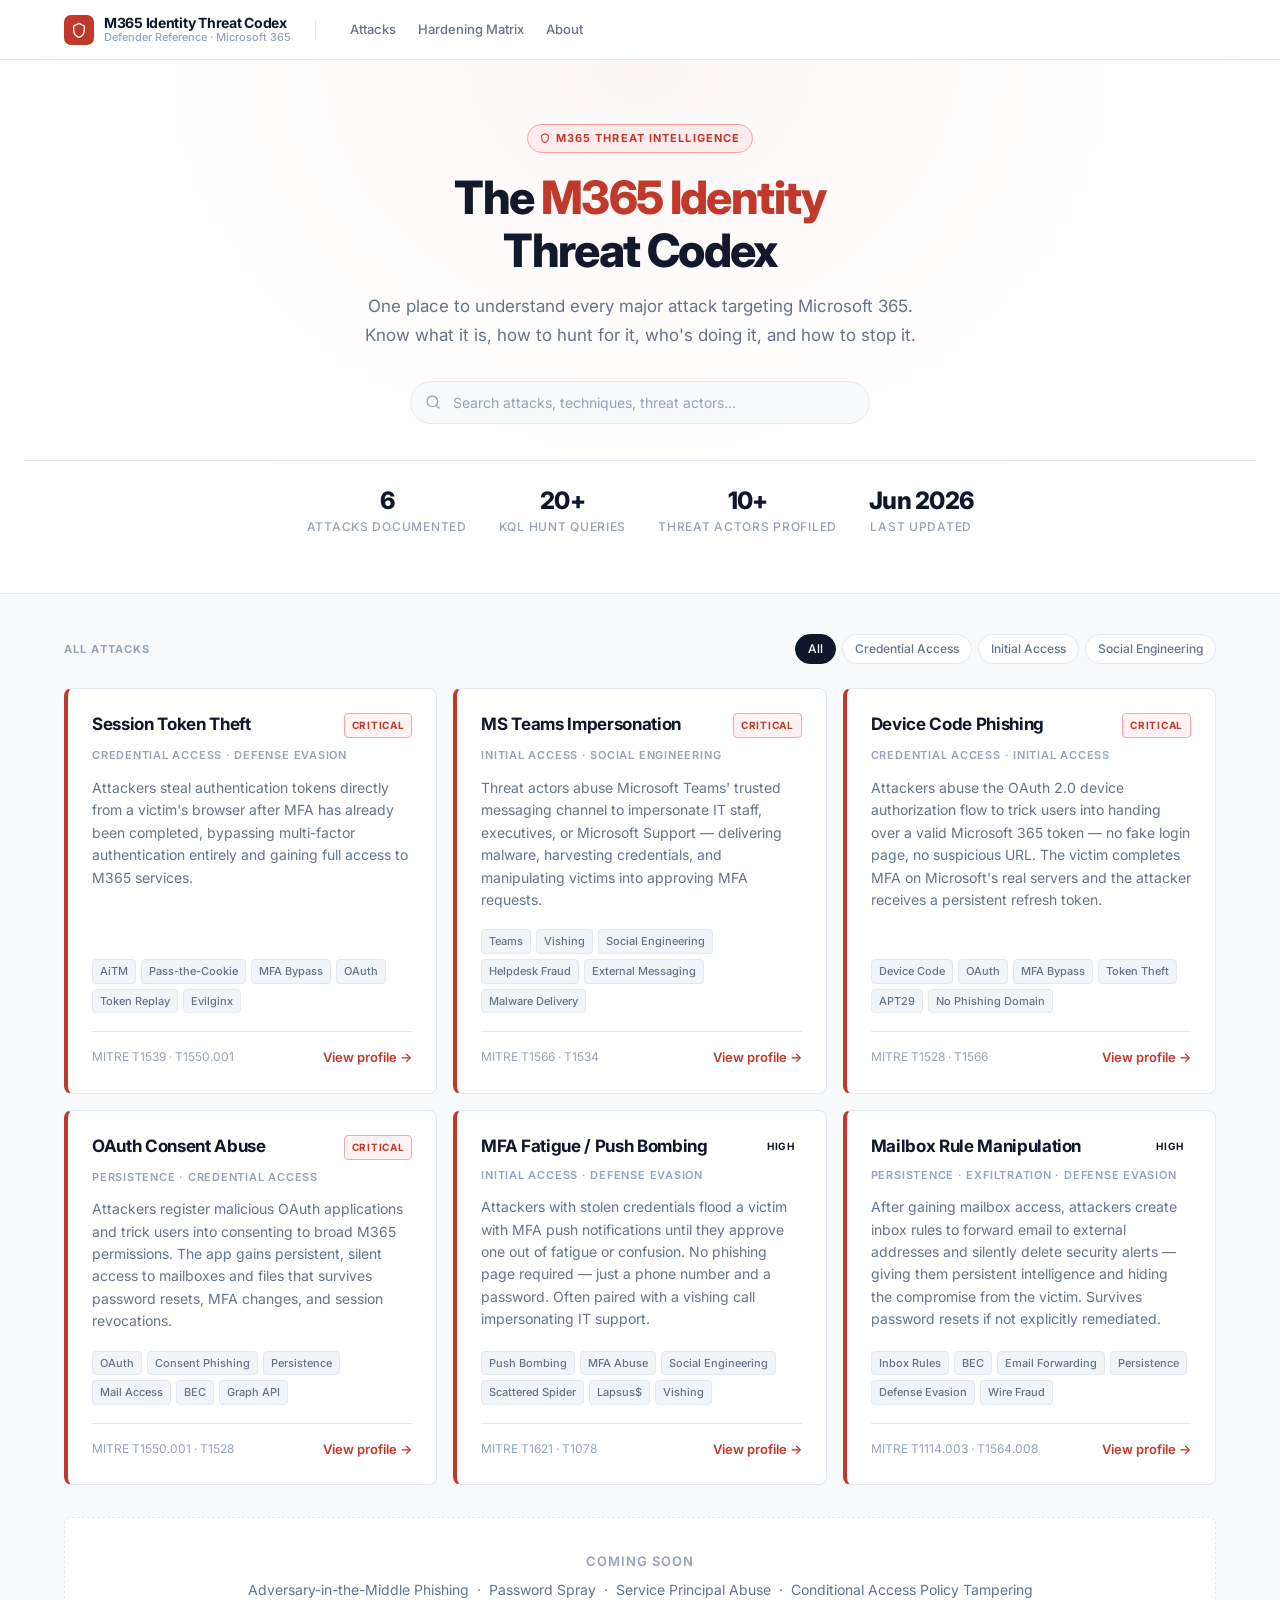
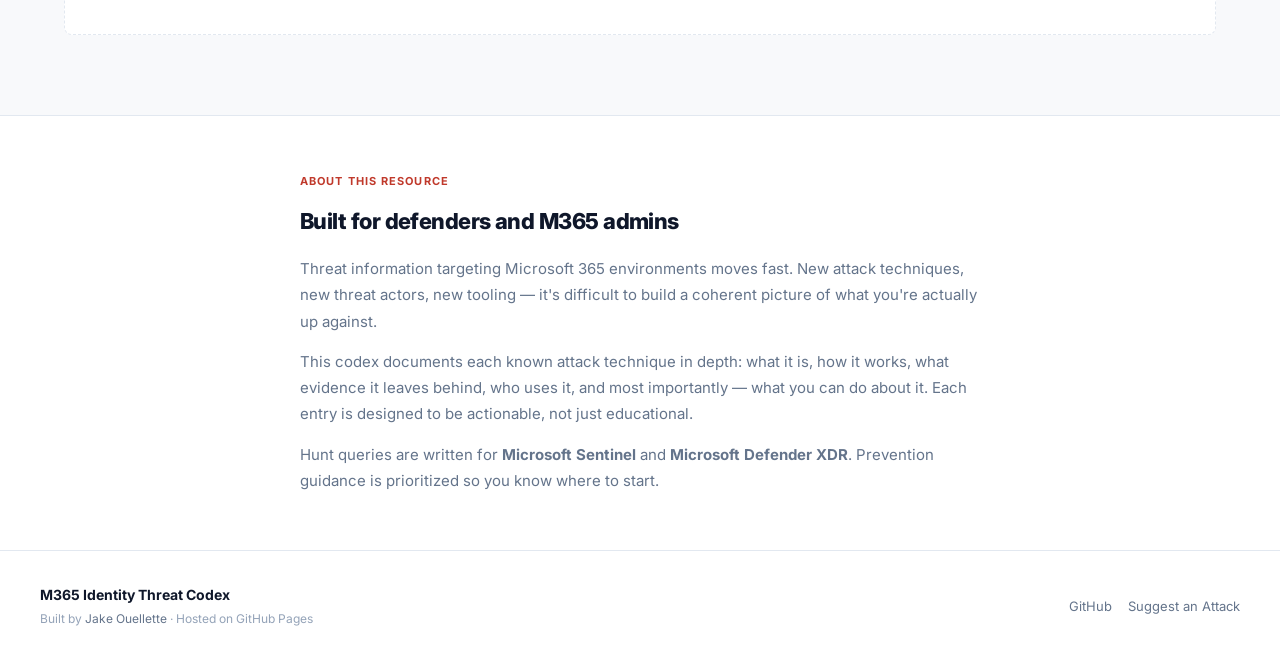
<file: index.html>
<!DOCTYPE html>
<html lang="en">
<head>
  <meta charset="UTF-8">
  <meta name="viewport" content="width=device-width, initial-scale=1.0">
  <title>M365 Identity Threat Codex</title>
  <meta name="description" content="A defender's reference for modern Microsoft 365 attacks — covering TTPs, detection queries, threat actors, and hardening guidance for each named attack.">
  <link rel="stylesheet" href="assets/style.css">
  <link rel="icon" type="image/svg+xml" href="data:image/svg+xml,<svg xmlns='http://www.w3.org/2000/svg' viewBox='0 0 32 32'><rect width='32' height='32' rx='7' fill='%23c0392b'/><path d='M16 7l7 4v6c0 5-3 8-7 9-4-1-7-4-7-9V11z' fill='white' stroke='none'/></svg>">
</head>
<body>

<!-- ── NAV ──────────────────────────────────────────────────── -->
<nav class="site-nav">
  <div class="nav-inner">
    <a class="site-brand" href="index.html">
      <div class="brand-icon">
        <svg viewBox="0 0 24 24"><path d="M12 2L4 6v6c0 6 3.5 9.5 8 11 4.5-1.5 8-5 8-11V6z"/></svg>
      </div>
      <div class="brand-name">
        M365 Identity Threat Codex
        <span class="brand-sub">Defender Reference · Microsoft 365</span>
      </div>
    </a>
    <div class="nav-divider"></div>
    <div class="nav-links">
      <a href="index.html" class="active">Attacks</a>
      <a href="hardening.html">Hardening Matrix</a>
      <a href="#about">About</a>
    </div>
  </div>
</nav>

<!-- ── HERO ─────────────────────────────────────────────────── -->
<section class="hero">
  <div class="hero-eyebrow">
    <svg width="10" height="10" viewBox="0 0 24 24" fill="none" stroke="currentColor" stroke-width="2.5" stroke-linecap="round" stroke-linejoin="round"><path d="M12 2L4 6v6c0 6 3.5 9.5 8 11 4.5-1.5 8-5 8-11V6z"/></svg>
    M365 Threat Intelligence
  </div>
  <h1>The <em>M365 Identity</em><br>Threat Codex</h1>
  <p class="hero-sub">
    One place to understand every major attack targeting Microsoft 365. Know what it is, how to hunt for it, who's doing it, and how to stop it.
  </p>
  <div class="search-wrap">
    <svg viewBox="0 0 24 24"><circle cx="11" cy="11" r="8"/><path d="m21 21-4.35-4.35"/></svg>
    <input
      id="attack-search"
      type="search"
      placeholder="Search attacks, techniques, threat actors..."
      autocomplete="off"
      spellcheck="false"
    >
  </div>
  <div class="hero-stats">
    <div class="hero-stat">
      <span class="stat-number">6</span>
      <span class="stat-label">Attacks Documented</span>
    </div>
    <div class="hero-stat">
      <span class="stat-number">20+</span>
      <span class="stat-label">KQL Hunt Queries</span>
    </div>
    <div class="hero-stat">
      <span class="stat-number">10+</span>
      <span class="stat-label">Threat Actors Profiled</span>
    </div>
    <div class="hero-stat">
      <span class="stat-number">Jun 2026</span>
      <span class="stat-label">Last Updated</span>
    </div>
  </div>
</section>

<!-- ── ATTACK GRID ───────────────────────────────────────────── -->
<section class="attacks-section">
  <div class="section-toolbar">
    <span class="section-label">All Attacks</span>
    <div class="filter-chips">
      <span class="chip active" data-filter="all">All</span>
      <span class="chip" data-filter="credential-access">Credential Access</span>
      <span class="chip" data-filter="initial-access">Initial Access</span>
      <span class="chip" data-filter="social-engineering">Social Engineering</span>
    </div>
  </div>

  <div class="attacks-grid">

    <!-- ── Session Token Theft ── -->
    <a
      class="attack-card"
      href="attacks/session-token-theft.html"
      data-searchable="session token theft aitm cookie hijack mfa bypass oauth pass the cookie scattered spider midnight blizzard apt29 credential access defense evasion"
      data-categories="credential-access"
    >
      <div class="card-header">
        <div class="card-name">Session Token Theft</div>
        <span class="sev-badge sev-critical">Critical</span>
      </div>
      <div class="card-category">Credential Access &middot; Defense Evasion</div>
      <p class="card-desc">
        Attackers steal authentication tokens directly from a victim's browser after MFA has already been completed, bypassing multi-factor authentication entirely and gaining full access to M365 services.
      </p>
      <div class="card-tags">
        <span class="tag">AiTM</span>
        <span class="tag">Pass-the-Cookie</span>
        <span class="tag">MFA Bypass</span>
        <span class="tag">OAuth</span>
        <span class="tag">Token Replay</span>
        <span class="tag">Evilginx</span>
      </div>
      <div class="card-footer">
        <span>MITRE T1539 &middot; T1550.001</span>
        <span class="card-link">View profile &rarr;</span>
      </div>
    </a>

    <!-- ── MS Teams Impersonation ── -->
    <a
      class="attack-card"
      href="attacks/ms-teams-impersonation.html"
      data-searchable="microsoft teams impersonation vishing social engineering helpdesk it support phishing malware delivery external messaging scattered spider midnight blizzard storm-0324 black basta initial access"
      data-categories="initial-access social-engineering"
    >
      <div class="card-header">
        <div class="card-name">MS Teams Impersonation</div>
        <span class="sev-badge sev-critical">Critical</span>
      </div>
      <div class="card-category">Initial Access &middot; Social Engineering</div>
      <p class="card-desc">
        Threat actors abuse Microsoft Teams' trusted messaging channel to impersonate IT staff, executives, or Microsoft Support &mdash; delivering malware, harvesting credentials, and manipulating victims into approving MFA requests.
      </p>
      <div class="card-tags">
        <span class="tag">Teams</span>
        <span class="tag">Vishing</span>
        <span class="tag">Social Engineering</span>
        <span class="tag">Helpdesk Fraud</span>
        <span class="tag">External Messaging</span>
        <span class="tag">Malware Delivery</span>
      </div>
      <div class="card-footer">
        <span>MITRE T1566 &middot; T1534</span>
        <span class="card-link">View profile &rarr;</span>
      </div>
    </a>

    <!-- ── Device Code Phishing ── -->
    <a
      class="attack-card"
      href="attacks/device-code-phishing.html"
      data-searchable="device code phishing oauth mfa bypass token theft microsoft login midnight blizzard star blizzard apt29 storm-2372 rfc 8628 devicelogin initial access credential access persistent access"
      data-categories="credential-access initial-access"
    >
      <div class="card-header">
        <div class="card-name">Device Code Phishing</div>
        <span class="sev-badge sev-critical">Critical</span>
      </div>
      <div class="card-category">Credential Access &middot; Initial Access</div>
      <p class="card-desc">
        Attackers abuse the OAuth 2.0 device authorization flow to trick users into handing over a valid Microsoft 365 token — no fake login page, no suspicious URL. The victim completes MFA on Microsoft's real servers and the attacker receives a persistent refresh token.
      </p>
      <div class="card-tags">
        <span class="tag">Device Code</span>
        <span class="tag">OAuth</span>
        <span class="tag">MFA Bypass</span>
        <span class="tag">Token Theft</span>
        <span class="tag">APT29</span>
        <span class="tag">No Phishing Domain</span>
      </div>
      <div class="card-footer">
        <span>MITRE T1528 &middot; T1566</span>
        <span class="card-link">View profile &rarr;</span>
      </div>
    </a>

    <!-- ── OAuth Consent Abuse ── -->
    <a
      class="attack-card"
      href="attacks/oauth-consent-abuse.html"
      data-searchable="oauth consent abuse illicit consent grant oauth phishing malicious app persistent access mail.readwrite files.readwrite midnight blizzard scattered spider bec persistence credential access"
      data-categories="credential-access"
    >
      <div class="card-header">
        <div class="card-name">OAuth Consent Abuse</div>
        <span class="sev-badge sev-critical">Critical</span>
      </div>
      <div class="card-category">Persistence &middot; Credential Access</div>
      <p class="card-desc">
        Attackers register malicious OAuth applications and trick users into consenting to broad M365 permissions. The app gains persistent, silent access to mailboxes and files that survives password resets, MFA changes, and session revocations.
      </p>
      <div class="card-tags">
        <span class="tag">OAuth</span>
        <span class="tag">Consent Phishing</span>
        <span class="tag">Persistence</span>
        <span class="tag">Mail Access</span>
        <span class="tag">BEC</span>
        <span class="tag">Graph API</span>
      </div>
      <div class="card-footer">
        <span>MITRE T1550.001 &middot; T1528</span>
        <span class="card-link">View profile &rarr;</span>
      </div>
    </a>

    <!-- ── MFA Fatigue / Push Bombing ── -->
    <a
      class="attack-card"
      href="attacks/mfa-fatigue.html"
      data-searchable="mfa fatigue push bombing mfa prompt bombing authenticator push notification scattered spider lapsus apt29 initial access defense evasion account takeover social engineering vishing"
      data-categories="initial-access social-engineering"
    >
      <div class="card-header">
        <div class="card-name">MFA Fatigue / Push Bombing</div>
        <span class="sev-badge sev-high">High</span>
      </div>
      <div class="card-category">Initial Access &middot; Defense Evasion</div>
      <p class="card-desc">
        Attackers with stolen credentials flood a victim with MFA push notifications until they approve one out of fatigue or confusion. No phishing page required — just a phone number and a password. Often paired with a vishing call impersonating IT support.
      </p>
      <div class="card-tags">
        <span class="tag">Push Bombing</span>
        <span class="tag">MFA Abuse</span>
        <span class="tag">Social Engineering</span>
        <span class="tag">Scattered Spider</span>
        <span class="tag">Lapsus$</span>
        <span class="tag">Vishing</span>
      </div>
      <div class="card-footer">
        <span>MITRE T1621 &middot; T1078</span>
        <span class="card-link">View profile &rarr;</span>
      </div>
    </a>

    <!-- ── Mailbox Rule Manipulation ── -->
    <a
      class="attack-card"
      href="attacks/mailbox-rule-manipulation.html"
      data-searchable="mailbox rule manipulation inbox rule forwarding bec business email compromise exfiltration persistence defense evasion new-inboxrule midnight blizzard scattered spider storm-0539 exchange online"
      data-categories="credential-access"
    >
      <div class="card-header">
        <div class="card-name">Mailbox Rule Manipulation</div>
        <span class="sev-badge sev-high">High</span>
      </div>
      <div class="card-category">Persistence &middot; Exfiltration &middot; Defense Evasion</div>
      <p class="card-desc">
        After gaining mailbox access, attackers create inbox rules to forward email to external addresses and silently delete security alerts — giving them persistent intelligence and hiding the compromise from the victim. Survives password resets if not explicitly remediated.
      </p>
      <div class="card-tags">
        <span class="tag">Inbox Rules</span>
        <span class="tag">BEC</span>
        <span class="tag">Email Forwarding</span>
        <span class="tag">Persistence</span>
        <span class="tag">Defense Evasion</span>
        <span class="tag">Wire Fraud</span>
      </div>
      <div class="card-footer">
        <span>MITRE T1114.003 &middot; T1564.008</span>
        <span class="card-link">View profile &rarr;</span>
      </div>
    </a>

  </div><!-- /attacks-grid -->

  <!-- Coming soon placeholder -->
  <div style="margin-top: 32px; padding: 32px; background: var(--surface); border: 1.5px dashed var(--border); border-radius: var(--radius); text-align: center;">
    <div style="font-size: 13px; font-weight: 600; color: var(--text-subtle); text-transform: uppercase; letter-spacing: 0.08em; margin-bottom: 6px;">Coming Soon</div>
    <div style="font-size: 14px; color: var(--text-muted);">
      Adversary-in-the-Middle Phishing &nbsp;&middot;&nbsp; Password Spray &nbsp;&middot;&nbsp; Service Principal Abuse &nbsp;&middot;&nbsp; Conditional Access Policy Tampering
    </div>
  </div>

</section>

<!-- ── ABOUT ─────────────────────────────────────────────────── -->
<section id="about" style="background: var(--surface); border-top: 1px solid var(--border); padding: 56px 24px;">
  <div style="max-width: 680px; margin: 0 auto;">
    <div style="font-size: 11px; font-weight: 700; text-transform: uppercase; letter-spacing: 0.1em; color: var(--accent); margin-bottom: 12px;">About This Resource</div>
    <h2 style="font-size: 22px; font-weight: 800; letter-spacing: -0.025em; margin-bottom: 16px;">Built for defenders and M365 admins</h2>
    <p style="font-size: 15px; color: var(--text-muted); line-height: 1.75; margin-bottom: 14px;">
      Threat information targeting Microsoft 365 environments moves fast. New attack techniques, new threat actors, new tooling &mdash; it's difficult to build a coherent picture of what you're actually up against.
    </p>
    <p style="font-size: 15px; color: var(--text-muted); line-height: 1.75; margin-bottom: 14px;">
      This codex documents each known attack technique in depth: what it is, how it works, what evidence it leaves behind, who uses it, and most importantly &mdash; what you can do about it. Each entry is designed to be actionable, not just educational.
    </p>
    <p style="font-size: 15px; color: var(--text-muted); line-height: 1.75;">
      Hunt queries are written for <strong>Microsoft Sentinel</strong> and <strong>Microsoft Defender XDR</strong>. Prevention guidance is prioritized so you know where to start.
    </p>
  </div>
</section>

<!-- ── FOOTER ────────────────────────────────────────────────── -->
<footer class="site-footer">
  <div class="footer-inner">
    <div>
      <div class="footer-brand">M365 Identity Threat Codex</div>
      <div class="footer-sub">Built by <a href="https://github.com/jogit91" target="_blank" rel="noopener">Jake Ouellette</a> &middot; Hosted on GitHub Pages</div>
    </div>
    <div class="footer-links">
      <a href="https://github.com/jogit91/identity_threat_codex" target="_blank" rel="noopener">GitHub</a>
      <a href="https://github.com/jogit91/identity_threat_codex/issues" target="_blank" rel="noopener">Suggest an Attack</a>
    </div>
  </div>
</footer>

<script src="assets/main.js"></script>
</body>
</html>
</file>
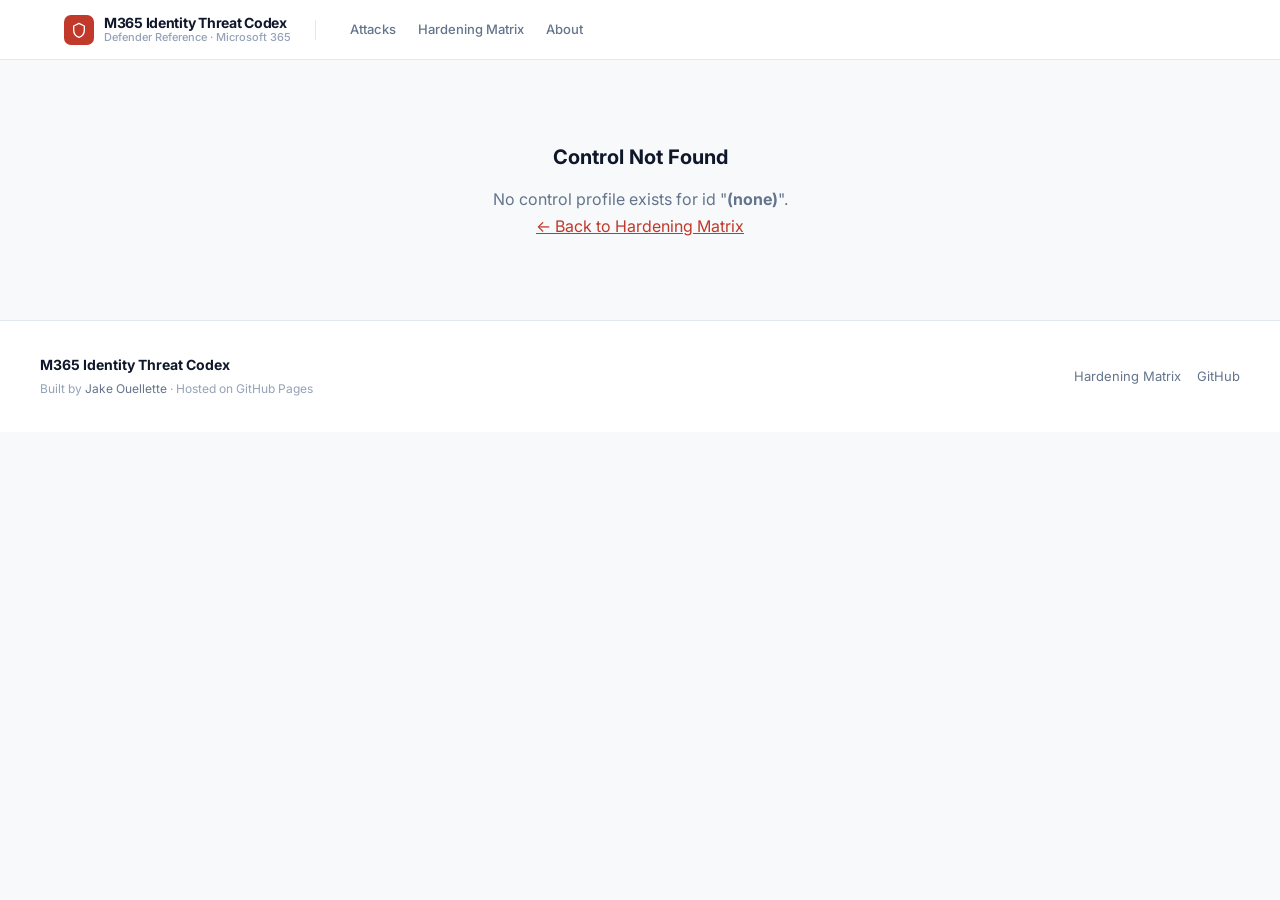
<file: control.html>
<!DOCTYPE html>
<html lang="en">
<head>
  <meta charset="UTF-8">
  <meta name="viewport" content="width=device-width, initial-scale=1.0">
  <title id="page-title">Control Profile &mdash; M365 Identity Threat Codex</title>
  <meta name="description" id="page-desc" content="Hardening control profile — M365 Identity Threat Codex">
  <link rel="stylesheet" href="assets/style.css">
  <link rel="icon" type="image/svg+xml" href="data:image/svg+xml,<svg xmlns='http://www.w3.org/2000/svg' viewBox='0 0 32 32'><rect width='32' height='32' rx='7' fill='%23c0392b'/><path d='M16 7l7 4v6c0 5-3 8-7 9-4-1-7-4-7-9V11z' fill='white' stroke='none'/></svg>">
  <style>
    /* ── Complexity & cost badges ─── */
    .cx-badge {
      display: inline-flex;
      align-items: center;
      gap: 5px;
      font-size: 11px;
      font-weight: 700;
      text-transform: uppercase;
      letter-spacing: 0.08em;
      padding: 4px 10px;
      border-radius: 5px;
      border: 1px solid;
    }
    .cx-badge.cx-1 { background: #f0fdf4; color: #15803d; border-color: #bbf7d0; }
    .cx-badge.cx-2 { background: #fff7ed; color: var(--high); border-color: var(--high-border); }
    .cx-badge.cx-3 { background: #f8fafc; color: #475569; border-color: #cbd5e1; }

    .cost-badge {
      display: inline-flex;
      align-items: center;
      font-size: 11px;
      font-weight: 700;
      text-transform: uppercase;
      letter-spacing: 0.08em;
      padding: 4px 10px;
      border-radius: 5px;
      border: 1px solid;
    }
    .cost-free     { background: #f0fdf4; color: #15803d; border-color: #bbf7d0; }
    .cost-included { background: #eff6ff; color: #1d4ed8; border-color: #bfdbfe; }
    .cost-upgrade  { background: #fef3c7; color: #92400e; border-color: #fcd34d; }

    /* ── Sidebar quick stats ─────── */
    .ctrl-stats {
      margin-top: 20px;
      padding: 16px;
      background: var(--surface-alt);
      border-radius: 8px;
      border: 1px solid var(--border);
    }
    .ctrl-stats h3 {
      font-size: 10px;
      font-weight: 700;
      text-transform: uppercase;
      letter-spacing: 0.1em;
      color: var(--text-subtle);
      margin-bottom: 12px;
    }
    .stat-row {
      display: flex;
      align-items: flex-start;
      justify-content: space-between;
      gap: 8px;
      margin-bottom: 10px;
    }
    .stat-row:last-child { margin-bottom: 0; }
    .stat-label {
      font-size: 11px;
      color: var(--text-subtle);
      font-weight: 500;
      flex-shrink: 0;
      margin-top: 3px;
    }
    .stat-val {
      font-size: 12px;
      font-weight: 600;
      color: var(--text);
      text-align: right;
    }

    /* ── Attack protection cards ─── */
    .protected-attacks {
      display: flex;
      flex-direction: column;
      gap: 12px;
    }

    .attack-prot-card {
      border: 1px solid var(--border);
      border-radius: 8px;
      overflow: hidden;
    }
    .attack-prot-header {
      display: flex;
      align-items: center;
      justify-content: space-between;
      padding: 12px 16px;
      background: var(--surface-alt);
      border-bottom: 1px solid var(--border);
    }
    .attack-prot-name {
      font-size: 13px;
      font-weight: 700;
      color: var(--text);
      text-decoration: none;
    }
    .attack-prot-name:hover { color: var(--accent); }
    .attack-prot-body {
      padding: 12px 16px;
      font-size: 13px;
      color: var(--text-muted);
      line-height: 1.6;
    }

    /* ── M365 config box ─────────── */
    .m365-box {
      border: 1px solid #bfdbfe;
      border-radius: 8px;
      overflow: hidden;
      margin-bottom: 20px;
    }
    .m365-box-header {
      background: #eff6ff;
      padding: 12px 16px;
      border-bottom: 1px solid #bfdbfe;
      display: flex;
      align-items: center;
      gap: 10px;
    }
    .m365-box-header .m365-icon {
      width: 20px;
      height: 20px;
      flex-shrink: 0;
    }
    .m365-box-header h4 {
      font-size: 13px;
      font-weight: 700;
      color: #1d4ed8;
    }
    .m365-box-meta {
      padding: 12px 16px;
      background: var(--surface-alt);
      border-bottom: 1px solid var(--border);
      display: flex;
      flex-direction: column;
      gap: 6px;
    }
    .m365-meta-row {
      font-size: 12px;
      color: var(--text-muted);
    }
    .m365-meta-row strong { color: var(--text); }
    .m365-box-steps {
      padding: 16px;
    }
    .m365-box-steps ol {
      margin: 0;
      padding-left: 20px;
    }
    .m365-box-steps li {
      font-size: 13px;
      color: var(--text-muted);
      line-height: 1.65;
      margin-bottom: 8px;
    }
    .m365-box-steps li:last-child { margin-bottom: 0; }

    /* ── Vendor cards ────────────── */
    .vendor-grid {
      display: flex;
      flex-direction: column;
      gap: 10px;
    }
    .vendor-card {
      border: 1px solid var(--border);
      border-radius: 8px;
      padding: 14px 16px;
      background: var(--surface);
    }
    .vendor-name {
      font-size: 13px;
      font-weight: 700;
      color: var(--text);
      margin-bottom: 4px;
    }
    .vendor-note {
      font-size: 13px;
      color: var(--text-muted);
      line-height: 1.6;
    }

    /* ── Implementation plan ─────── */
    .impl-plan {
      display: flex;
      flex-direction: column;
      gap: 10px;
    }
    .impl-step {
      display: flex;
      gap: 14px;
      padding: 14px 16px;
      background: var(--surface-alt);
      border: 1px solid var(--border);
      border-radius: 8px;
      align-items: flex-start;
    }
    .impl-step-num {
      flex-shrink: 0;
      width: 26px;
      height: 26px;
      background: var(--accent);
      color: white;
      border-radius: 50%;
      font-size: 12px;
      font-weight: 800;
      display: flex;
      align-items: center;
      justify-content: center;
      margin-top: 1px;
    }
    .impl-step-text {
      font-size: 13px;
      color: var(--text-muted);
      line-height: 1.65;
    }

    /* ── Not found ───────────────── */
    .not-found {
      text-align: center;
      padding: 80px 20px;
      color: var(--text-muted);
    }
    .not-found h2 { font-size: 20px; color: var(--text); margin-bottom: 12px; }

    /* ── Attack eyebrow ─────────── */
    .attack-eyebrow {
      font-size: 11px;
      font-weight: 700;
      text-transform: uppercase;
      letter-spacing: 0.1em;
      color: var(--accent);
      margin-bottom: 8px;
    }

    /* ── Back link ───────────────── */
    .back-link {
      display: inline-flex;
      align-items: center;
      gap: 6px;
      font-size: 12px;
      font-weight: 600;
      color: var(--text-subtle);
      text-decoration: none;
      margin-bottom: 24px;
      text-transform: uppercase;
      letter-spacing: 0.06em;
    }
    .back-link:hover { color: var(--accent); }

    /* Coverage pill reuse */
    .cov-pill {
      font-size: 10px;
      font-weight: 700;
      text-transform: uppercase;
      letter-spacing: 0.04em;
      padding: 3px 8px;
      border-radius: 4px;
      border: 1px solid;
    }
    .cov-3 { background: var(--critical-bg); color: var(--critical); border-color: var(--critical-border); }
    .cov-2 { background: var(--high-bg);     color: var(--high);     border-color: var(--high-border); }
    .cov-1 { background: #fffbeb;            color: var(--medium);   border-color: #fcd34d; }
    .cov-0 { background: var(--surface-alt); color: var(--text-subtle); border-color: var(--border); }
  </style>
</head>
<body>

<nav class="site-nav">
  <div class="nav-inner">
    <a class="site-brand" href="index.html">
      <div class="brand-icon">
        <svg viewBox="0 0 24 24" fill="none" stroke="white" stroke-width="2" stroke-linecap="round" stroke-linejoin="round"><path d="M12 2L4 6v6c0 6 3.5 9.5 8 11 4.5-1.5 8-5 8-11V6z"/></svg>
      </div>
      <div class="brand-name">
        M365 Identity Threat Codex
        <span class="brand-sub">Defender Reference · Microsoft 365</span>
      </div>
    </a>
    <div class="nav-divider"></div>
    <div class="nav-links">
      <a href="index.html">Attacks</a>
      <a href="hardening.html">Hardening Matrix</a>
      <a href="index.html#about">About</a>
    </div>
  </div>
</nav>

<div id="page-content">
  <!-- rendered by JS -->
</div>

<footer class="site-footer">
  <div class="footer-inner">
    <div>
      <div class="footer-brand">M365 Identity Threat Codex</div>
      <div class="footer-sub">Built by <a href="https://github.com/jogit91" target="_blank" rel="noopener">Jake Ouellette</a> &middot; Hosted on GitHub Pages</div>
    </div>
    <div class="footer-links">
      <a href="hardening.html">Hardening Matrix</a>
      <a href="https://github.com/jogit91/identity_threat_codex" target="_blank" rel="noopener">GitHub</a>
    </div>
  </div>
</footer>

<script src="assets/hardening-data.js"></script>
<script src="assets/main.js"></script>
<script>
// ── Helpers ──────────────────────────────────────────────
function getParam(name) {
  return new URLSearchParams(window.location.search).get(name);
}

function coverageLabel(s) { return ["—", "Partial", "High", "Critical"][s] || "—"; }
function coverageClass(s) { return ["cov-0","cov-1","cov-2","cov-3"][s] || "cov-0"; }

function costClass(cost) {
  return { free: "cost-free", included: "cost-included", upgrade: "cost-upgrade" }[cost] || "cost-included";
}

function complexityClass(n) { return ["","cx-1","cx-2","cx-3"][n] || "cx-2"; }
function complexityLabel(n) { return ["","Low","Medium","High"][n] || ""; }

// ── Render ───────────────────────────────────────────────
const id = getParam("id");
const control = CONTROLS.find(c => c.id === id);
const mount = document.getElementById("page-content");

if (!control) {
  mount.innerHTML = `
    <div class="not-found">
      <h2>Control Not Found</h2>
      <p>No control profile exists for id "<strong>${id || "(none)"}</strong>".</p>
      <a href="hardening.html" style="color:var(--accent)">← Back to Hardening Matrix</a>
    </div>
  `;
} else {
  document.title = `${control.name} — M365 Identity Threat Codex`;
  document.getElementById("page-desc").content = `Hardening control profile: ${control.name}`;

  const impactScore = totalScore(control);
  const impactPct   = Math.round((impactScore / MAX_SCORE) * 100);

  const hasThirdParty = control.thirdParty && control.thirdParty.length > 0;

  const tocLinks = [
    { href: "#overview",   label: "Overview" },
    { href: "#protection", label: "Attacks Protected" },
    { href: "#complexity", label: "Complexity" },
    { href: "#cost",       label: "Cost & Licensing" },
    { href: "#m365",       label: "M365 Implementation" },
    ...(hasThirdParty ? [{ href: "#vendors", label: "Third-Party Vendors" }] : []),
    { href: "#plan",       label: "Implementation Plan" },
  ];

  mount.innerHTML = `
    <div class="attack-page">
      <aside class="attack-sidebar">
        <a href="hardening.html" class="toc-back">
          <svg viewBox="0 0 24 24"><polyline points="15 18 9 12 15 6"/></svg>
          Hardening Matrix
        </a>
        <nav id="toc">
          <div class="toc-label">On This Page</div>
          <ul class="toc-list">
            ${tocLinks.map((l, i) => `<li><a href="${l.href}"><span class="toc-num">0${i+1}</span>${l.label}</a></li>`).join("")}
          </ul>
        </nav>
        <div class="ctrl-stats">
          <h3>At a Glance</h3>
          <div class="stat-row">
            <span class="stat-label">Priority</span>
            <span class="stat-val">
              <span class="prev-priority ${control.priority.toLowerCase()}">${control.priority}</span>
            </span>
          </div>
          <div class="stat-row">
            <span class="stat-label">Effort</span>
            <span class="stat-val">
              <span class="cx-badge ${complexityClass(control.complexity)}">${complexityLabel(control.complexity)}</span>
            </span>
          </div>
          <div class="stat-row">
            <span class="stat-label">Cost</span>
            <span class="stat-val">
              <span class="cost-badge ${costClass(control.cost)}">${control.costLabel}</span>
            </span>
          </div>
          <div class="stat-row">
            <span class="stat-label">Impact Score</span>
            <span class="stat-val" style="font-size:15px;font-weight:800;">${impactScore}<span style="font-size:12px;font-weight:400;color:var(--text-subtle)">/${MAX_SCORE}</span></span>
          </div>
          <div class="stat-row">
            <span class="stat-label">Category</span>
            <span class="stat-val" style="font-size:11px;text-align:right;line-height:1.4">${control.category}</span>
          </div>
        </div>
      </aside>

      <div class="attack-content">
        <div class="attack-header">
          <div class="attack-eyebrow">Hardening Control</div>
          <h1 class="attack-title">${control.name}</h1>
          <div class="attack-meta">
            <span class="meta-pill">${control.category}</span>
            <span class="meta-pill cx-badge ${complexityClass(control.complexity)}">${complexityLabel(control.complexity)} Effort</span>
            <span class="meta-pill cost-badge ${costClass(control.cost)}">${control.costLabel}</span>
          </div>
        </div>

        <!-- Overview -->
        <section class="attack-section" id="overview">
          <div class="section-heading">
            <span class="section-num">01</span>
            <h2>What Is It?</h2>
          </div>
          ${(control.overview || []).map(p => `<p>${p}</p>`).join("")}
        </section>

        <!-- Attacks Protected -->
        <section class="attack-section" id="protection">
          <div class="section-heading">
            <span class="section-num">02</span>
            <h2>Attacks It Protects Against</h2>
          </div>
          <p>Coverage levels reflect how directly this control stops or degrades each attack. <strong>Critical</strong> = directly prevents the attack vector. <strong>High</strong> = significantly degrades it. <strong>Partial</strong> = adds friction at one stage.</p>
          <div class="protected-attacks">
            ${ATTACKS.map(a => {
              const cov = control.coverage[a.id] || 0;
              if (cov === 0) return `
                <div class="attack-prot-card">
                  <div class="attack-prot-header">
                    <a href="${a.url}" class="attack-prot-name">${a.name}</a>
                    <span class="cov-pill cov-0">No Coverage</span>
                  </div>
                  <div class="attack-prot-body" style="color:var(--text-subtle)">This control does not address the attack chain for ${a.name}.</div>
                </div>
              `;
              return `
                <div class="attack-prot-card">
                  <div class="attack-prot-header">
                    <a href="${a.url}" class="attack-prot-name">${a.name}</a>
                    <span class="cov-pill ${coverageClass(cov)}">${coverageLabel(cov)}</span>
                  </div>
                  <div class="attack-prot-body">${(control.why && control.why[a.id]) || ""}</div>
                </div>
              `;
            }).join("")}
          </div>
        </section>

        <!-- Complexity -->
        <section class="attack-section" id="complexity">
          <div class="section-heading">
            <span class="section-num">03</span>
            <h2>Is It Easy or Difficult to Implement?</h2>
          </div>
          <div class="callout callout-${control.complexity === 1 ? 'info' : control.complexity === 2 ? 'warning' : 'danger'}">
            <strong>${complexityLabel(control.complexity)} Effort</strong> &mdash; ${control.complexityNote}
          </div>
          ${control.complexity === 1 ? `<p>This control is <strong>low-hanging fruit</strong> — a single administrator action with no user disruption and no planning cycle required. If you have not already implemented it, this should be done immediately.</p>` : ""}
          ${control.complexity === 2 ? `<p>This control requires a <strong>moderate planning cycle</strong> — typically days to a few weeks. You'll need to verify licensing, create and test a policy, and in some cases communicate changes to affected users. It's achievable without long-term organizational buy-in.</p>` : ""}
          ${control.complexity === 3 ? `<p>This is a <strong>long-term initiative</strong> requiring organizational planning, potential hardware or license procurement, device management infrastructure, and a phased rollout. This should be tracked as a formal project with executive sponsorship — but the high effort reflects the depth of protection it provides.</p>` : ""}
        </section>

        <!-- Cost & Licensing -->
        <section class="attack-section" id="cost">
          <div class="section-heading">
            <span class="section-num">04</span>
            <h2>What Does It Cost?</h2>
          </div>
          <div class="callout callout-info">
            <strong>${control.costLabel}</strong> &mdash; ${control.licenseNote}
          </div>
          ${control.m365Config ? `
            <p>Configuration is done natively within Microsoft 365 — no separate product purchase required beyond the license level noted above.</p>
          ` : ""}
        </section>

        <!-- M365 Implementation -->
        <section class="attack-section" id="m365">
          <div class="section-heading">
            <span class="section-num">05</span>
            <h2>How to Implement Using M365 Native Tools</h2>
          </div>
          ${control.m365Config ? `
            <div class="m365-box">
              <div class="m365-box-header">
                <svg class="m365-icon" viewBox="0 0 20 20" fill="none" stroke="#1d4ed8" stroke-width="1.5"><path d="M3 6l7-3 7 3v8l-7 3-7-3V6z"/><path d="M10 3v16M3 6l7 4 7-4"/></svg>
                <h4>M365 Admin Configuration</h4>
              </div>
              <div class="m365-box-meta">
                <div class="m365-meta-row"><strong>Where to configure:</strong> ${control.m365Config.where}</div>
                <div class="m365-meta-row"><strong>License required:</strong> ${control.m365Config.license}</div>
              </div>
              <div class="m365-box-steps">
                <ol>
                  ${control.m365Config.steps.map(s => `<li>${s}</li>`).join("")}
                </ol>
              </div>
            </div>
          ` : `<p>No native M365 implementation available for this control. See third-party options below.</p>`}
        </section>

        <!-- Third-Party Vendors -->
        ${hasThirdParty ? `
        <section class="attack-section" id="vendors">
          <div class="section-heading">
            <span class="section-num">06</span>
            <h2>Third-Party Vendor Options</h2>
          </div>
          <p>The following vendors offer solutions that address this control, either as alternatives to the M365 native approach or as enhancements that provide additional capability.</p>
          <div class="vendor-grid">
            ${control.thirdParty.map(v => `
              <div class="vendor-card">
                <div class="vendor-name">${v.name}</div>
                <div class="vendor-note">${v.note}</div>
              </div>
            `).join("")}
          </div>
        </section>
        ` : ""}

        <!-- Implementation Plan -->
        <section class="attack-section" id="plan">
          <div class="section-heading">
            <span class="${hasThirdParty ? 'section-num' : 'section-num'}">0${hasThirdParty ? "7" : "6"}</span>
            <h2>High-Level Implementation Plan</h2>
          </div>
          <p>A phased roadmap for rolling this control out safely. The phases below reflect the complexity rating — a Low Effort control can often be completed in a single work session; a High Effort control should be tracked as a formal project.</p>
          <div class="impl-plan">
            ${(control.implementationPlan || []).map((step, i) => `
              <div class="impl-step">
                <div class="impl-step-num">${i + 1}</div>
                <div class="impl-step-text">${step}</div>
              </div>
            `).join("")}
          </div>
          <div style="margin-top: 24px; padding-top: 24px; border-top: 1px solid var(--border);">
            <a href="plan-builder.html?controls=${control.id}" class="button-primary" style="display:inline-flex;align-items:center;gap:8px;background:var(--accent);color:white;text-decoration:none;padding:10px 20px;border-radius:8px;font-size:13px;font-weight:700;">
              Add to Implementation Plan &rarr;
            </a>
            <a href="hardening.html" style="margin-left:16px;font-size:13px;font-weight:600;color:var(--text-muted);text-decoration:none;">← Back to Hardening Matrix</a>
          </div>
        </section>
      </div>
    </div>
  `;

  // Activate sidebar IntersectionObserver
  const allTocLinks = document.querySelectorAll("#toc .toc-list li a");
  if (allTocLinks.length && "IntersectionObserver" in window) {
    const obs = new IntersectionObserver(entries => {
      entries.forEach(entry => {
        if (entry.isIntersecting) {
          allTocLinks.forEach(l => l.classList.remove("active"));
          const match = document.querySelector(`#toc a[href="#${entry.target.id}"]`);
          if (match) match.classList.add("active");
        }
      });
    }, { rootMargin: "-20% 0px -70% 0px" });
    document.querySelectorAll(".attack-section[id]").forEach(s => obs.observe(s));
  }
}
</script>
</body>
</html>
</file>
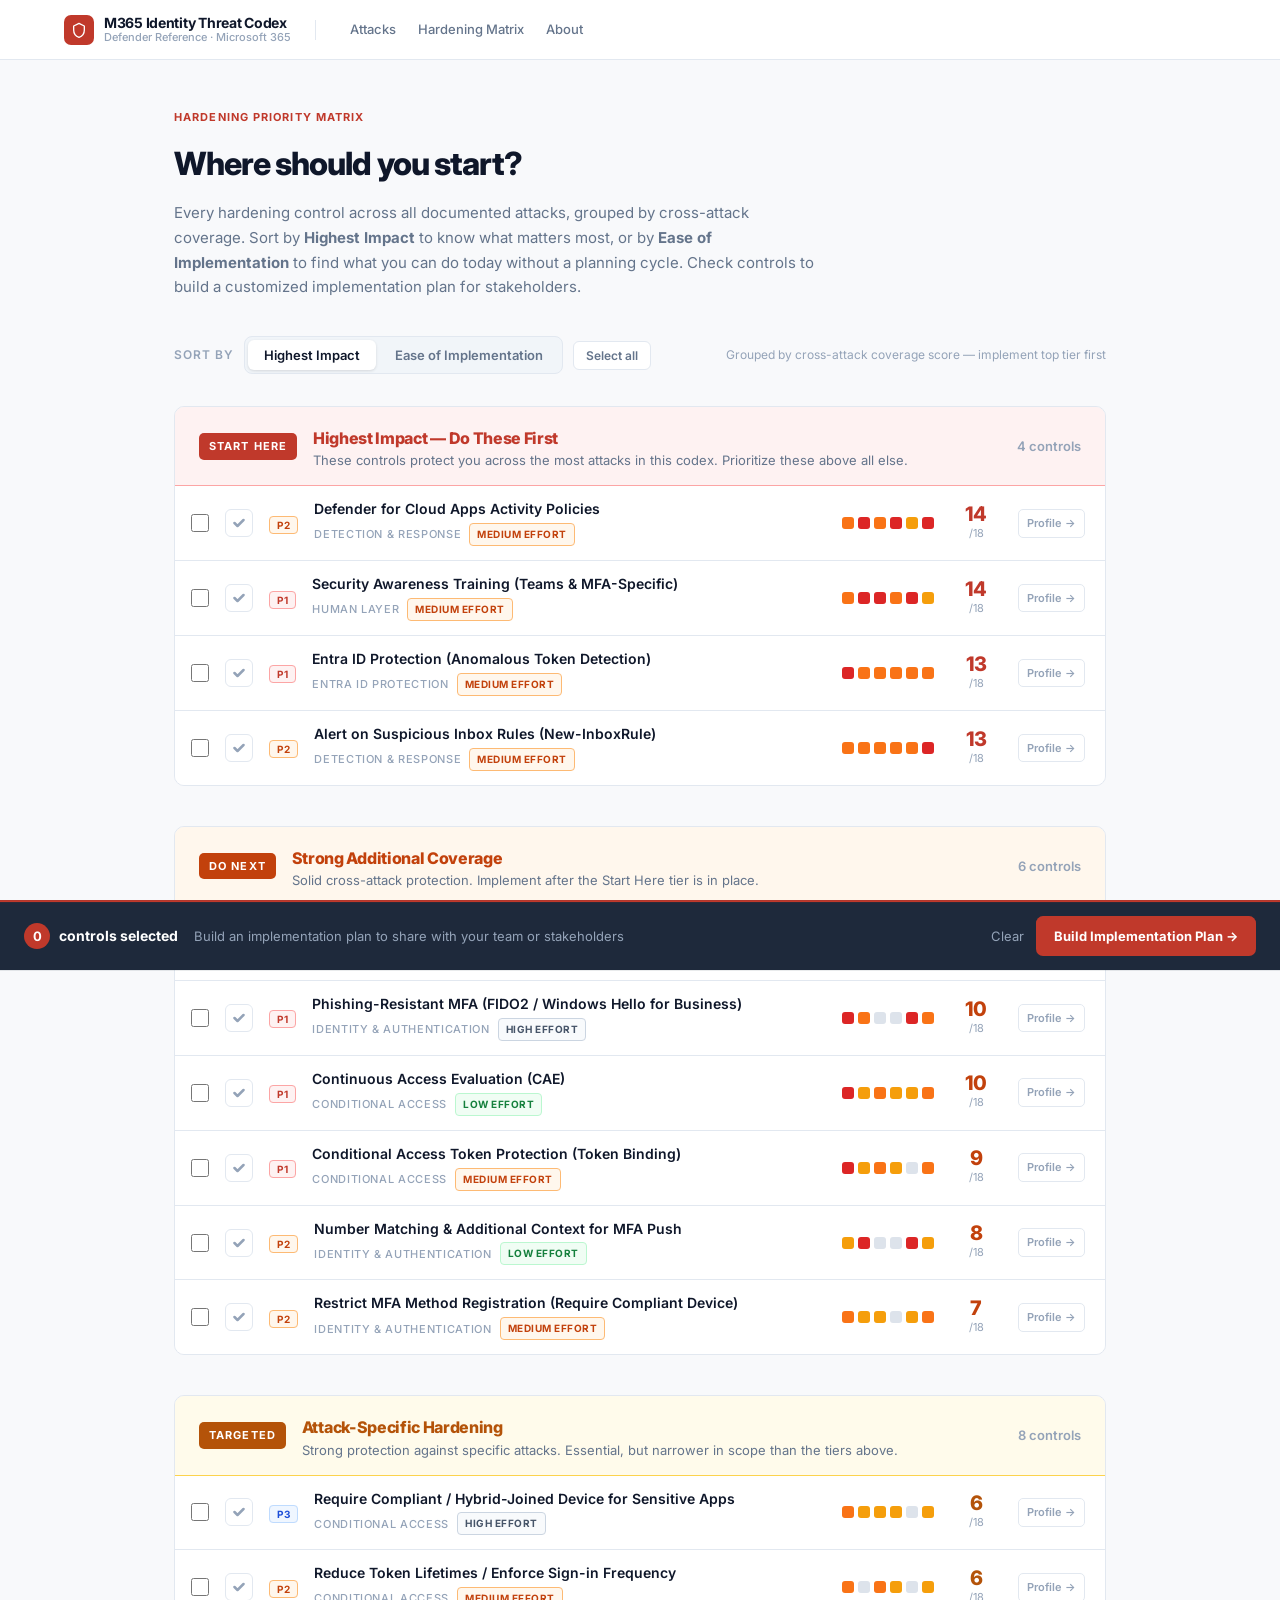
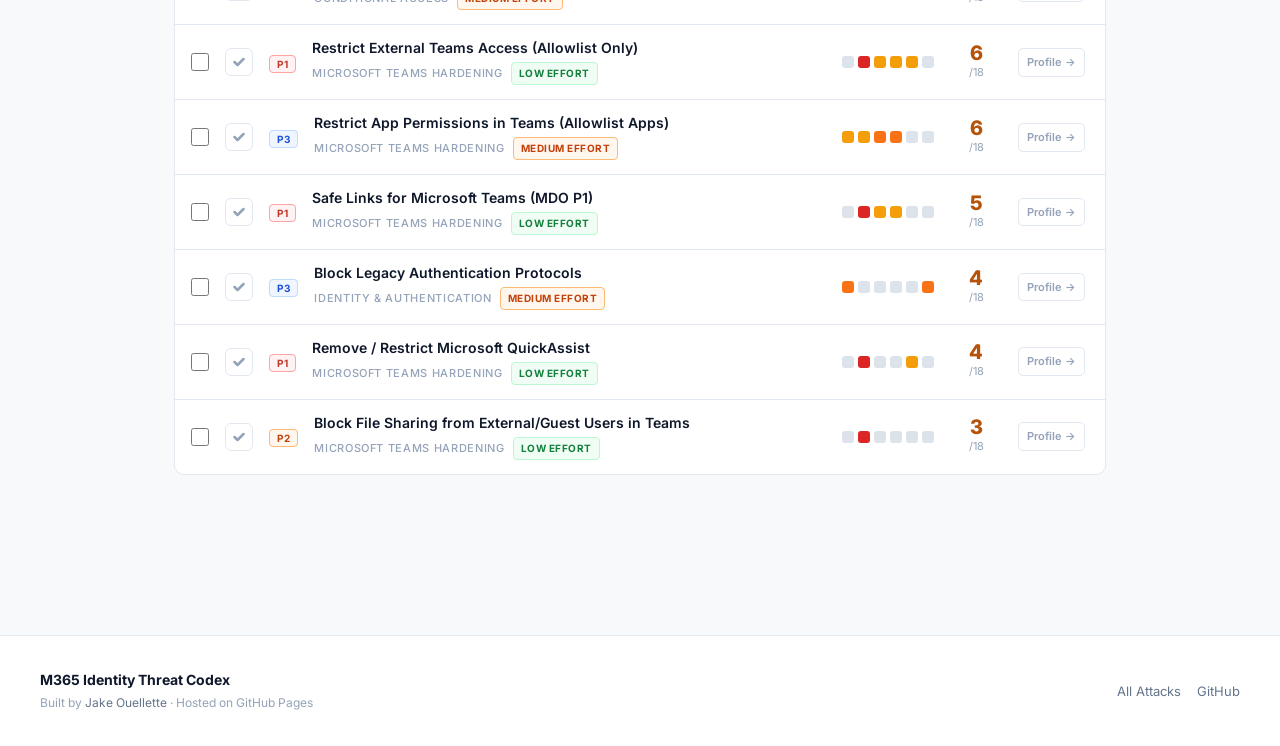
<file: hardening.html>
<!DOCTYPE html>
<html lang="en">
<head>
  <meta charset="UTF-8">
  <meta name="viewport" content="width=device-width, initial-scale=1.0">
  <title>Hardening Matrix &mdash; M365 Identity Threat Codex</title>
  <meta name="description" content="Hardening controls grouped by cross-attack coverage. Know exactly where to start for the most defensive bang for your buck across all documented M365 attacks.">
  <link rel="stylesheet" href="assets/style.css">
  <link rel="icon" type="image/svg+xml" href="data:image/svg+xml,<svg xmlns='http://www.w3.org/2000/svg' viewBox='0 0 32 32'><rect width='32' height='32' rx='7' fill='%23c0392b'/><path d='M16 7l7 4v6c0 5-3 8-7 9-4-1-7-4-7-9V11z' fill='white' stroke='none'/></svg>">
  <style>
    .page-inner {
      max-width: 980px;
      margin: 0 auto;
      padding: 48px 24px 120px;
    }

    .page-header { margin-bottom: 36px; }

    .page-eyebrow {
      font-size: 11px;
      font-weight: 700;
      text-transform: uppercase;
      letter-spacing: 0.1em;
      color: var(--accent);
      margin-bottom: 10px;
    }

    .page-header h1 {
      font-size: clamp(22px, 4vw, 32px);
      font-weight: 800;
      letter-spacing: -0.03em;
      color: var(--text);
      margin-bottom: 10px;
    }

    .page-header p {
      font-size: 15px;
      color: var(--text-muted);
      line-height: 1.65;
      max-width: 640px;
    }

    /* ── Sort toggle ─────────────────────────────────── */
    .sort-bar {
      display: flex;
      align-items: center;
      gap: 10px;
      margin-bottom: 32px;
      flex-wrap: wrap;
    }

    .sort-label {
      font-size: 12px;
      font-weight: 600;
      text-transform: uppercase;
      letter-spacing: 0.08em;
      color: var(--text-subtle);
    }

    .sort-toggle {
      display: flex;
      background: var(--surface-alt);
      border: 1px solid var(--border);
      border-radius: 8px;
      padding: 3px;
      gap: 3px;
    }

    .sort-btn {
      padding: 7px 16px;
      border-radius: 6px;
      border: none;
      background: transparent;
      font-size: 13px;
      font-weight: 600;
      color: var(--text-muted);
      cursor: pointer;
      transition: background 0.15s, color 0.15s;
      font-family: inherit;
    }

    .sort-btn:hover { color: var(--text); }

    .sort-btn.active {
      background: white;
      color: var(--text);
      box-shadow: 0 1px 3px rgba(0,0,0,0.12);
    }

    .sort-hint {
      font-size: 12px;
      color: var(--text-subtle);
      margin-left: auto;
    }

    .select-all-btn {
      font-size: 12px;
      font-weight: 600;
      color: var(--text-muted);
      background: white;
      border: 1px solid var(--border);
      border-radius: 6px;
      padding: 6px 12px;
      cursor: pointer;
      font-family: inherit;
      transition: border-color 0.15s, color 0.15s;
      white-space: nowrap;
    }
    .select-all-btn:hover { border-color: var(--accent); color: var(--accent); }

    /* ── Tier sections ───────────────────────────────── */
    .tier {
      margin-bottom: 40px;
      border-radius: 10px;
      overflow: hidden;
      border: 1px solid var(--border);
    }

    .tier-header {
      padding: 18px 24px;
      display: flex;
      align-items: center;
      gap: 16px;
    }

    /* Impact tiers */
    .tier-1 .tier-header { background: #fef2f2; border-bottom: 1px solid var(--critical-border); }
    .tier-2 .tier-header { background: #fff7ed; border-bottom: 1px solid var(--high-border); }
    .tier-3 .tier-header { background: #fffbeb; border-bottom: 1px solid #fcd34d; }

    /* Ease tiers */
    .tier-easy .tier-header    { background: #f0fdf4; border-bottom: 1px solid #bbf7d0; }
    .tier-effort .tier-header  { background: #fff7ed; border-bottom: 1px solid var(--high-border); }
    .tier-invest .tier-header  { background: #f8fafc; border-bottom: 1px solid #cbd5e1; }

    .tier-badge {
      font-size: 11px;
      font-weight: 700;
      text-transform: uppercase;
      letter-spacing: 0.1em;
      padding: 4px 10px;
      border-radius: 5px;
      white-space: nowrap;
    }
    .tier-1 .tier-badge      { background: var(--critical); color: white; }
    .tier-2 .tier-badge      { background: var(--high); color: white; }
    .tier-3 .tier-badge      { background: var(--medium); color: white; }
    .tier-easy .tier-badge   { background: #16a34a; color: white; }
    .tier-effort .tier-badge { background: var(--high); color: white; }
    .tier-invest .tier-badge { background: #475569; color: white; }

    .tier-header-text h2 {
      font-size: 16px;
      font-weight: 800;
      letter-spacing: -0.02em;
      margin-bottom: 2px;
    }
    .tier-1 .tier-header-text h2      { color: var(--critical); }
    .tier-2 .tier-header-text h2      { color: var(--high); }
    .tier-3 .tier-header-text h2      { color: var(--medium); }
    .tier-easy .tier-header-text h2   { color: #15803d; }
    .tier-effort .tier-header-text h2 { color: var(--high); }
    .tier-invest .tier-header-text h2 { color: #475569; }

    .tier-header-text p {
      font-size: 13px;
      color: var(--text-muted);
      line-height: 1;
    }

    .tier-count {
      margin-left: auto;
      font-size: 13px;
      font-weight: 600;
      color: var(--text-subtle);
    }

    /* ── Control rows ────────────────────────────────── */
    .tier-controls {
      background: var(--surface);
      display: flex;
      flex-direction: column;
    }

    .control-row {
      display: flex;
      align-items: center;
      gap: 16px;
      padding: 14px 20px 14px 16px;
      border-bottom: 1px solid var(--border);
    }
    .control-row:last-child { border-bottom: none; }
    .control-row:hover { background: var(--surface-alt); }

    .control-check {
      flex-shrink: 0;
      width: 18px;
      height: 18px;
      cursor: pointer;
      accent-color: var(--accent);
    }

    .control-info { flex: 1; min-width: 0; }

    .control-name-link {
      font-size: 14px;
      font-weight: 600;
      color: var(--text);
      text-decoration: none;
      line-height: 1.35;
      display: block;
      margin-bottom: 4px;
    }
    .control-name-link:hover { color: var(--accent); text-decoration: underline; }

    .control-meta {
      display: flex;
      align-items: center;
      gap: 8px;
      flex-wrap: wrap;
    }

    .control-category {
      font-size: 11px;
      color: var(--text-subtle);
      text-transform: uppercase;
      letter-spacing: 0.06em;
      font-weight: 500;
    }

    .complexity-badge {
      font-size: 10px;
      font-weight: 700;
      text-transform: uppercase;
      letter-spacing: 0.05em;
      padding: 2px 7px;
      border-radius: 4px;
      border: 1px solid;
    }
    .cx-1 { background: #f0fdf4; color: #15803d; border-color: #bbf7d0; }
    .cx-2 { background: #fff7ed; color: var(--high); border-color: var(--high-border); }
    .cx-3 { background: #f8fafc; color: #475569; border-color: #cbd5e1; }

    /* Per-attack coverage dots */
    .coverage-row {
      display: flex;
      align-items: center;
      gap: 4px;
      flex-shrink: 0;
    }

    .cov-dot {
      width: 12px;
      height: 12px;
      border-radius: 3px;
      flex-shrink: 0;
      cursor: help;
      border: none;
    }
    .cov-dot.cov-3 { background: #dc2626; }
    .cov-dot.cov-2 { background: #f97316; }
    .cov-dot.cov-1 { background: #f59e0b; }
    .cov-dot.cov-0 { background: #dde3eb; }

    /* Score */
    .score-col {
      text-align: center;
      min-width: 52px;
      flex-shrink: 0;
    }
    .score-num {
      font-size: 20px;
      font-weight: 800;
      letter-spacing: -0.04em;
      line-height: 1;
    }
    .tier-1 .score-num, .tier-easy .score-num    { color: var(--critical); }
    .tier-2 .score-num, .tier-effort .score-num  { color: var(--high); }
    .tier-3 .score-num, .tier-invest .score-num  { color: var(--medium); }
    .score-denom {
      font-size: 11px;
      color: var(--text-subtle);
      font-weight: 400;
    }

    .priority-col { flex-shrink: 0; }

    .profile-link {
      flex-shrink: 0;
      font-size: 11px;
      font-weight: 600;
      color: var(--text-subtle);
      text-decoration: none;
      padding: 4px 8px;
      border-radius: 5px;
      border: 1px solid var(--border);
      transition: border-color 0.15s, color 0.15s;
      white-space: nowrap;
    }
    .profile-link:hover {
      color: var(--accent);
      border-color: var(--accent);
    }

    /* ── Floating plan bar ───────────────────────────── */
    .plan-bar {
      position: fixed;
      bottom: 0;
      left: 0;
      right: 0;
      z-index: 200;
      background: #1e293b;
      border-top: 2px solid var(--accent);
      padding: 14px 24px;
      display: flex;
      align-items: center;
      gap: 16px;
      transform: translateY(100%);
      transition: transform 0.2s ease;
    }

    .plan-bar.visible { transform: translateY(0); }

    .plan-bar-count {
      font-size: 14px;
      font-weight: 700;
      color: white;
    }

    .plan-bar-count span {
      display: inline-block;
      background: var(--accent);
      color: white;
      min-width: 26px;
      height: 26px;
      line-height: 26px;
      text-align: center;
      border-radius: 50%;
      font-size: 13px;
      margin-right: 6px;
    }

    .plan-bar-hint {
      font-size: 13px;
      color: #94a3b8;
    }

    .plan-bar-actions {
      margin-left: auto;
      display: flex;
      align-items: center;
      gap: 12px;
    }

    .plan-clear {
      font-size: 13px;
      color: #94a3b8;
      cursor: pointer;
      background: none;
      border: none;
      font-family: inherit;
      padding: 0;
    }
    .plan-clear:hover { color: white; }

    .plan-go {
      background: var(--accent);
      color: white;
      font-size: 13px;
      font-weight: 700;
      border: none;
      border-radius: 7px;
      padding: 9px 18px;
      cursor: pointer;
      font-family: inherit;
      text-decoration: none;
      display: inline-block;
      transition: opacity 0.15s;
    }
    .plan-go:hover { opacity: 0.88; }

    /* ── Implemented toggle ──────────────────────────────── */
    .impl-btn {
      flex-shrink: 0;
      width: 28px;
      height: 28px;
      border-radius: 6px;
      border: 1px solid var(--border);
      background: transparent;
      cursor: pointer;
      display: flex;
      align-items: center;
      justify-content: center;
      color: var(--text-subtle);
      transition: all 0.15s;
      font-family: inherit;
      padding: 0;
      position: relative;
    }
    .impl-btn svg { pointer-events: none; }
    .impl-btn:hover { border-color: #16a34a; color: #16a34a; background: #f0fdf4; }
    .impl-btn.done { border-color: #16a34a; color: white; background: #16a34a; }

    /* Tooltip */
    .impl-btn::after {
      content: attr(data-tooltip);
      position: absolute;
      left: 34px;
      top: 50%;
      transform: translateY(-50%);
      background: #1e293b;
      color: white;
      font-size: 11px;
      font-weight: 500;
      padding: 5px 9px;
      border-radius: 5px;
      white-space: nowrap;
      pointer-events: none;
      opacity: 0;
      transition: opacity 0.15s 0.25s;
      z-index: 20;
    }
    .impl-btn:hover::after { opacity: 1; }

    /* ── Impl banner ─────────────────────────────────────── */
    .impl-banner {
      display: flex;
      align-items: center;
      gap: 10px;
      padding: 11px 16px;
      background: #f0fdf4;
      border: 1px solid #bbf7d0;
      border-radius: 8px;
      margin-bottom: 20px;
      font-size: 13px;
      color: #15803d;
      flex-wrap: wrap;
    }
    .impl-banner-icon { font-size: 15px; flex-shrink: 0; }
    .impl-banner-text { flex: 1; font-weight: 500; min-width: 120px; }
    .impl-banner-btn {
      font-size: 12px;
      font-weight: 600;
      background: white;
      border: 1px solid #bbf7d0;
      border-radius: 5px;
      padding: 4px 11px;
      cursor: pointer;
      font-family: inherit;
      white-space: nowrap;
      color: #15803d;
      transition: background 0.15s;
    }
    .impl-banner-btn:hover { background: #dcfce7; }
    .impl-banner-btn.reset { color: var(--text-muted); border-color: var(--border); }
    .impl-banner-btn.reset:hover { background: var(--surface-alt); }

    /* ── Done row styling (when shown) ──────────────────── */
    .control-row.done { opacity: 0.45; }
    .control-row.done .control-name-link {
      text-decoration: line-through;
      color: var(--text-subtle);
    }

    @media (max-width: 640px) {
      .coverage-row { display: none; }
      .profile-link { display: none; }
      .sort-hint { display: none; }
      .plan-bar-hint { display: none; }
      .impl-btn { display: none; }
    }
  </style>
</head>
<body>

<nav class="site-nav">
  <div class="nav-inner">
    <a class="site-brand" href="index.html">
      <div class="brand-icon">
        <svg viewBox="0 0 24 24" fill="none" stroke="white" stroke-width="2" stroke-linecap="round" stroke-linejoin="round"><path d="M12 2L4 6v6c0 6 3.5 9.5 8 11 4.5-1.5 8-5 8-11V6z"/></svg>
      </div>
      <div class="brand-name">
        M365 Identity Threat Codex
        <span class="brand-sub">Defender Reference · Microsoft 365</span>
      </div>
    </a>
    <div class="nav-divider"></div>
    <div class="nav-links">
      <a href="index.html">Attacks</a>
      <a href="hardening.html" class="active">Hardening Matrix</a>
      <a href="index.html#about">About</a>
    </div>
  </div>
</nav>

<div class="page-inner">
  <div class="page-header">
    <div class="page-eyebrow">Hardening Priority Matrix</div>
    <h1>Where should you start?</h1>
    <p>
      Every hardening control across all documented attacks, grouped by cross-attack coverage.
      Sort by <strong>Highest Impact</strong> to know what matters most, or by
      <strong>Ease of Implementation</strong> to find what you can do today without a planning cycle.
      Check controls to build a customized implementation plan for stakeholders.
    </p>
  </div>

  <div class="sort-bar">
    <span class="sort-label">Sort by</span>
    <div class="sort-toggle">
      <button class="sort-btn active" id="btn-impact" onclick="setSort('impact')">Highest Impact</button>
      <button class="sort-btn" id="btn-ease" onclick="setSort('ease')">Ease of Implementation</button>
    </div>
    <button class="select-all-btn" onclick="selectAll()">Select all</button>
    <span class="sort-hint" id="sort-hint">Grouped by cross-attack coverage score — implement top tier first</span>
  </div>

  <div class="impl-banner" id="impl-banner" style="display:none">
    <span class="impl-banner-icon">✓</span>
    <span class="impl-banner-text" id="impl-banner-text"></span>
    <button class="impl-banner-btn" id="impl-show-btn" onclick="toggleShowImpl()">Show</button>
    <button class="impl-banner-btn reset" onclick="resetImpl()">Reset all</button>
  </div>

  <div id="tiers-container"></div>
</div>

<!-- Floating plan builder bar -->
<div class="plan-bar" id="plan-bar">
  <div class="plan-bar-count">
    <span id="plan-count">0</span> controls selected
  </div>
  <div class="plan-bar-hint">Build an implementation plan to share with your team or stakeholders</div>
  <div class="plan-bar-actions">
    <button class="plan-clear" onclick="clearSelection()">Clear</button>
    <a class="plan-go" id="plan-go-btn" href="#">Build Implementation Plan &rarr;</a>
  </div>
</div>

<footer class="site-footer">
  <div class="footer-inner">
    <div>
      <div class="footer-brand">M365 Identity Threat Codex</div>
      <div class="footer-sub">Built by <a href="https://github.com/jogit91" target="_blank" rel="noopener">Jake Ouellette</a> &middot; Hosted on GitHub Pages</div>
    </div>
    <div class="footer-links">
      <a href="index.html">All Attacks</a>
      <a href="https://github.com/jogit91/identity_threat_codex" target="_blank" rel="noopener">GitHub</a>
    </div>
  </div>
</footer>

<script src="assets/hardening-data.js"></script>
<script>
// ── State ────────────────────────────────────────────────
let sortMode = "impact";
const selected = new Set();

// Implemented controls — persisted in localStorage
const IMPL_KEY = "codex_impl_v1";
const implemented = new Set(JSON.parse(localStorage.getItem(IMPL_KEY) || "[]"));
let showImplemented = false;

function saveImpl() {
  localStorage.setItem(IMPL_KEY, JSON.stringify([...implemented]));
}

function markImplemented(id) {
  if (implemented.has(id)) {
    implemented.delete(id);
  } else {
    implemented.add(id);
    selected.delete(id); // remove from plan selection if hidden
  }
  saveImpl();
  render();
  updateImplBanner();
  updatePlanBar();
}

function toggleShowImpl() {
  showImplemented = !showImplemented;
  render();
  updateImplBanner();
}

function resetImpl() {
  implemented.clear();
  showImplemented = false;
  saveImpl();
  render();
  updateImplBanner();
}

function updateImplBanner() {
  const banner  = document.getElementById("impl-banner");
  const text    = document.getElementById("impl-banner-text");
  const showBtn = document.getElementById("impl-show-btn");
  const n = implemented.size;

  if (n === 0) { banner.style.display = "none"; return; }

  banner.style.display = "flex";
  text.textContent = showImplemented
    ? `${n} implemented control${n !== 1 ? "s" : ""} shown greyed out below`
    : `${n} control${n !== 1 ? "s" : ""} marked as implemented and hidden`;
  showBtn.textContent = showImplemented ? "Hide" : "Show";
}

// ── Coverage helpers ─────────────────────────────────────
function coverageLabel(s) { return ["—", "Partial", "High", "Critical"][s] || "—"; }
function coverageClass(s) { return ["cov-0","cov-1","cov-2","cov-3"][s] || "cov-0"; }
function complexityClass(n) { return ["","cx-1","cx-2","cx-3"][n] || "cx-2"; }
function complexityLabel(n) { return ["","Low","Medium","High"][n] || ""; }

// ── Tier definitions ─────────────────────────────────────
const IMPACT_TIERS = [
  {
    cssClass: "tier-1",
    badge: "Start Here",
    title: "Highest Impact — Do These First",
    desc: "These controls protect you across the most attacks in this codex. Prioritize these above all else.",
    filter: c => totalScore(c) / MAX_SCORE >= 0.67,
    sort: (a, b) => totalScore(b) - totalScore(a),
  },
  {
    cssClass: "tier-2",
    badge: "Do Next",
    title: "Strong Additional Coverage",
    desc: "Solid cross-attack protection. Implement after the Start Here tier is in place.",
    filter: c => { const p = totalScore(c) / MAX_SCORE; return p >= 0.34 && p < 0.67; },
    sort: (a, b) => totalScore(b) - totalScore(a),
  },
  {
    cssClass: "tier-3",
    badge: "Targeted",
    title: "Attack-Specific Hardening",
    desc: "Strong protection against specific attacks. Essential, but narrower in scope than the tiers above.",
    filter: c => totalScore(c) / MAX_SCORE < 0.34,
    sort: (a, b) => totalScore(b) - totalScore(a),
  },
];

const EASE_TIERS = [
  {
    cssClass: "tier-easy",
    badge: "Do Today",
    title: "Low Effort — No Planning Needed",
    desc: "Single toggles, quick policies. These controls take hours, not months. Implement them immediately.",
    filter: c => c.complexity === 1,
    sort: (a, b) => totalScore(b) - totalScore(a),
  },
  {
    cssClass: "tier-effort",
    badge: "Plan This Month",
    title: "Moderate Effort — Days to Weeks",
    desc: "Requires policy creation, license verification, and testing. Achievable without long-term planning.",
    filter: c => c.complexity === 2,
    sort: (a, b) => totalScore(b) - totalScore(a),
  },
  {
    cssClass: "tier-invest",
    badge: "Long-Term Initiative",
    title: "Significant Investment — Weeks to Months",
    desc: "Hardware, MDM deployment, or organizational change management required. Plan these as projects.",
    filter: c => c.complexity === 3,
    sort: (a, b) => totalScore(b) - totalScore(a),
  },
];

// ── Render ───────────────────────────────────────────────
function render() {
  const container = document.getElementById("tiers-container");
  container.innerHTML = "";

  const tiers = sortMode === "impact" ? IMPACT_TIERS : EASE_TIERS;

  tiers.forEach(tier => {
    const allInTier = CONTROLS.filter(tier.filter).sort(tier.sort);
    const controls  = allInTier.filter(c => showImplemented || !implemented.has(c.id));
    if (!controls.length && !allInTier.some(c => implemented.has(c.id))) return;

    const hiddenCount = allInTier.length - controls.length;
    const countLabel  = hiddenCount > 0
      ? `${controls.length} of ${allInTier.length} controls`
      : `${allInTier.length} control${allInTier.length !== 1 ? "s" : ""}`;

    const section = document.createElement("div");
    section.className = `tier ${tier.cssClass}`;
    section.innerHTML = `
      <div class="tier-header">
        <span class="tier-badge">${tier.badge}</span>
        <div class="tier-header-text">
          <h2>${tier.title}</h2>
          <p>${tier.desc}</p>
        </div>
        <span class="tier-count">${countLabel}</span>
      </div>
      <div class="tier-controls" id="tc-${tier.cssClass}"></div>
    `;
    container.appendChild(section);

    const body = document.getElementById(`tc-${tier.cssClass}`);
    controls.forEach(c => {
      const score   = totalScore(c);
      const isImpl  = implemented.has(c.id);
      const isChecked = selected.has(c.id);
      const row = document.createElement("div");
      row.className = "control-row" + (isImpl ? " done" : "");
      row.innerHTML = `
        <input type="checkbox" class="control-check" id="chk-${c.id}" ${isChecked ? "checked" : ""} ${isImpl ? "disabled" : ""} onchange="toggleControl('${c.id}', this.checked)">
        <button class="impl-btn ${isImpl ? "done" : ""}" onclick="markImplemented('${c.id}')" data-tooltip="${isImpl ? "Unmark — not yet implemented" : "Mark as implemented · hide from view"}">
          <svg width="12" height="12" viewBox="0 0 12 12" fill="none" stroke="currentColor" stroke-width="2.5" stroke-linecap="round" stroke-linejoin="round"><polyline points="1.5 6 4.5 9 10.5 3"/></svg>
        </button>
        <div class="priority-col">
          <span class="prev-priority ${c.priority.toLowerCase()}">${c.priority}</span>
        </div>
        <div class="control-info">
          <a href="control.html?id=${c.id}" class="control-name-link">${c.name}</a>
          <div class="control-meta">
            <span class="control-category">${c.category}</span>
            <span class="complexity-badge ${complexityClass(c.complexity)}">${complexityLabel(c.complexity)} Effort</span>
          </div>
        </div>
        <div class="coverage-row">
          ${ATTACKS.map(a => `<div class="cov-dot ${coverageClass(c.coverage[a.id] || 0)}" title="${a.short}: ${coverageLabel(c.coverage[a.id] || 0)}"></div>`).join("")}
        </div>
        <div class="score-col">
          <div class="score-num">${score}</div>
          <div class="score-denom">/${MAX_SCORE}</div>
        </div>
        <a href="control.html?id=${c.id}" class="profile-link">Profile &rarr;</a>
      `;
      body.appendChild(row);
    });
  });
}

// ── Sort toggle ──────────────────────────────────────────
function setSort(mode) {
  sortMode = mode;
  document.getElementById("btn-impact").classList.toggle("active", mode === "impact");
  document.getElementById("btn-ease").classList.toggle("active", mode === "ease");
  document.getElementById("sort-hint").textContent = mode === "impact"
    ? "Grouped by cross-attack coverage score — implement top tier first"
    : "Grouped by effort required — low-hanging fruit at the top";
  render();
}

// ── Selection & plan bar ─────────────────────────────────
function toggleControl(id, checked) {
  if (checked) {
    selected.add(id);
  } else {
    selected.delete(id);
  }
  updatePlanBar();
}

function selectAll() {
  CONTROLS.forEach(c => {
    if (!implemented.has(c.id)) {
      selected.add(c.id);
      const cb = document.getElementById(`chk-${c.id}`);
      if (cb) cb.checked = true;
    }
  });
  updatePlanBar();
}

function clearSelection() {
  selected.clear();
  document.querySelectorAll(".control-check").forEach(cb => cb.checked = false);
  updatePlanBar();
}

function updatePlanBar() {
  const bar = document.getElementById("plan-bar");
  const count = document.getElementById("plan-count");
  const btn = document.getElementById("plan-go-btn");

  count.textContent = selected.size;
  bar.classList.toggle("visible", selected.size > 0);
  btn.href = selected.size > 0
    ? `plan-builder.html?controls=${[...selected].join(",")}`
    : "#";
}

// ── Init ─────────────────────────────────────────────────
render();
updateImplBanner();
</script>
</body>
</html>
</file>
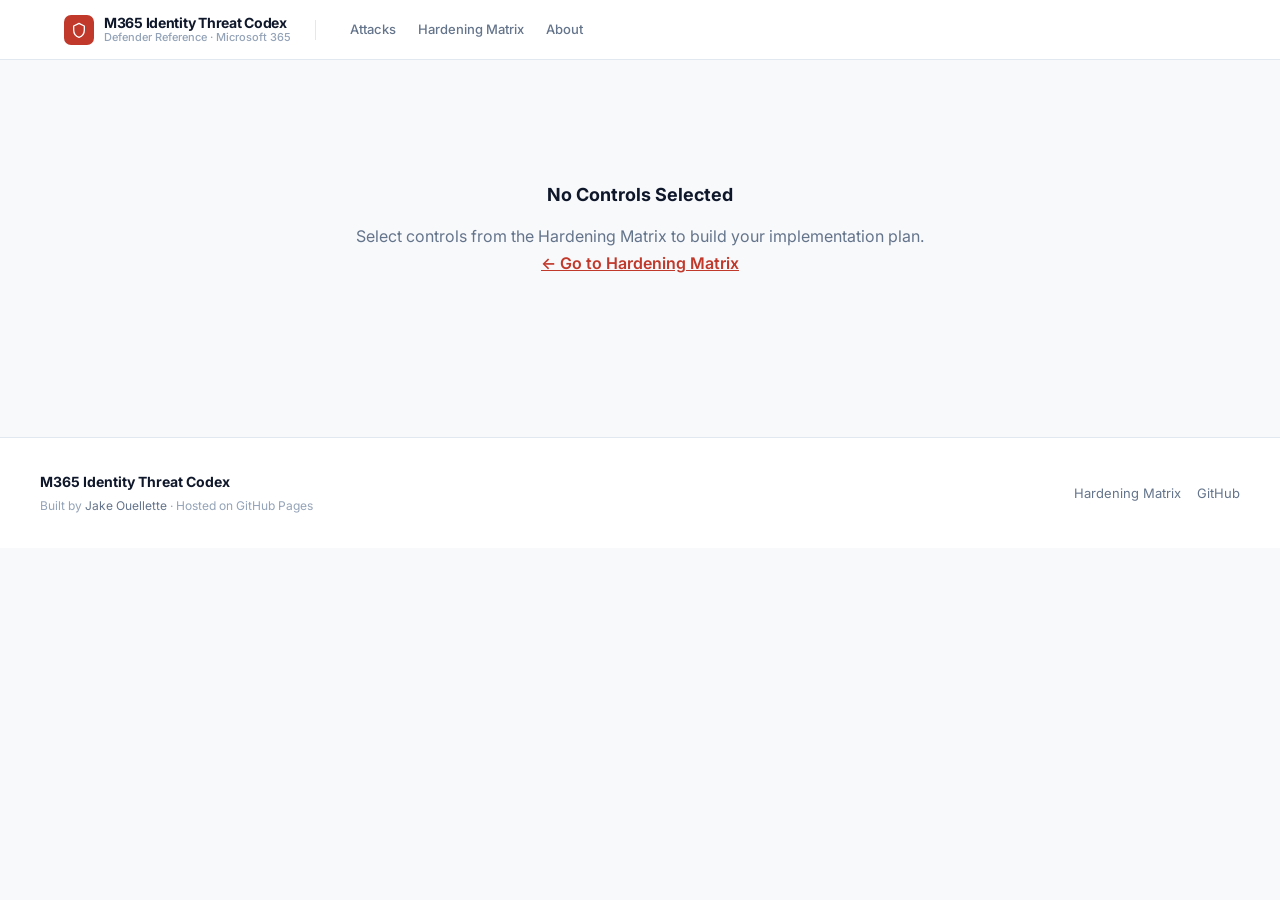
<file: plan-builder.html>
<!DOCTYPE html>
<html lang="en">
<head>
  <meta charset="UTF-8">
  <meta name="viewport" content="width=device-width, initial-scale=1.0">
  <title>Implementation Plan &mdash; M365 Identity Threat Codex</title>
  <meta name="description" content="Customized M365 hardening implementation plan — M365 Identity Threat Codex">
  <link rel="stylesheet" href="assets/style.css">
  <link rel="icon" type="image/svg+xml" href="data:image/svg+xml,<svg xmlns='http://www.w3.org/2000/svg' viewBox='0 0 32 32'><rect width='32' height='32' rx='7' fill='%23c0392b'/><path d='M16 7l7 4v6c0 5-3 8-7 9-4-1-7-4-7-9V11z' fill='white' stroke='none'/></svg>">
  <style>
    .plan-page {
      max-width: 840px;
      margin: 0 auto;
      padding: 40px 24px 80px;
    }

    /* ── Plan header ─────────────── */
    .plan-header {
      margin-bottom: 40px;
      padding-bottom: 32px;
      border-bottom: 2px solid var(--border);
    }

    .plan-eyebrow {
      font-size: 11px;
      font-weight: 700;
      text-transform: uppercase;
      letter-spacing: 0.1em;
      color: var(--accent);
      margin-bottom: 14px;
    }

    /* Editable plan name */
    .plan-name-wrap { margin-bottom: 10px; }

    .plan-name-label {
      display: block;
      font-size: 11px;
      font-weight: 700;
      text-transform: uppercase;
      letter-spacing: 0.08em;
      color: var(--text-subtle);
      margin-bottom: 5px;
    }

    .plan-name-input {
      display: block;
      width: 100%;
      font-size: clamp(20px, 4vw, 28px);
      font-weight: 800;
      letter-spacing: -0.03em;
      color: var(--text);
      background: transparent;
      border: none;
      border-bottom: 2px dashed var(--border);
      border-radius: 0;
      font-family: inherit;
      outline: none;
      padding: 0 0 6px;
      line-height: 1.2;
      transition: border-color 0.15s;
    }
    .plan-name-input:focus {
      border-bottom-color: var(--accent);
      border-bottom-style: solid;
    }
    .plan-name-input::placeholder { color: var(--text-subtle); font-weight: 500; }

    .plan-name-hint {
      font-size: 11px;
      color: var(--text-subtle);
      margin-top: 5px;
      display: flex;
      align-items: center;
      gap: 4px;
    }

    @media print {
      .plan-name-input { border-bottom: none; }
      .plan-name-hint  { display: none; }
    }

    .plan-meta {
      display: flex;
      align-items: center;
      gap: 16px;
      flex-wrap: wrap;
      font-size: 13px;
      color: var(--text-subtle);
      margin-top: 12px;
    }

    .plan-meta-item {
      display: flex;
      align-items: center;
      gap: 5px;
    }

    .plan-meta-item strong { color: var(--text); }

    /* ── Action bar (no-print) ────── */
    .action-bar {
      display: flex;
      align-items: center;
      gap: 12px;
      margin-bottom: 32px;
      flex-wrap: wrap;
    }

    .btn-print {
      background: var(--accent);
      color: white;
      border: none;
      border-radius: 7px;
      padding: 9px 18px;
      font-size: 13px;
      font-weight: 700;
      cursor: pointer;
      font-family: inherit;
      display: flex;
      align-items: center;
      gap: 6px;
      text-decoration: none;
    }
    .btn-print:hover { opacity: 0.88; }

    .btn-back {
      font-size: 13px;
      font-weight: 600;
      color: var(--text-muted);
      text-decoration: none;
    }
    .btn-back:hover { color: var(--accent); }

    /* ── Summary stats ────────────── */
    .plan-summary {
      display: grid;
      grid-template-columns: repeat(auto-fit, minmax(140px, 1fr));
      gap: 12px;
      margin-bottom: 40px;
    }

    .summary-stat {
      background: var(--surface-alt);
      border: 1px solid var(--border);
      border-radius: 8px;
      padding: 16px;
      text-align: center;
    }

    .summary-stat-num {
      font-size: 28px;
      font-weight: 800;
      letter-spacing: -0.04em;
      line-height: 1;
      margin-bottom: 4px;
    }
    .summary-stat-label {
      font-size: 11px;
      text-transform: uppercase;
      letter-spacing: 0.07em;
      font-weight: 600;
      color: var(--text-subtle);
    }

    .stat-green  { color: #16a34a; }
    .stat-orange { color: var(--high); }
    .stat-slate  { color: #475569; }
    .stat-accent { color: var(--accent); }

    /* ── Phase sections ─────────────── */
    .phase {
      margin-bottom: 48px;
    }

    .phase-header {
      display: flex;
      align-items: center;
      gap: 14px;
      margin-bottom: 20px;
      padding: 16px 20px;
      border-radius: 8px;
    }

    .phase-easy   { background: #f0fdf4; border: 1px solid #bbf7d0; }
    .phase-medium { background: #fff7ed; border: 1px solid var(--high-border); }
    .phase-hard   { background: #f8fafc; border: 1px solid #cbd5e1; }

    .phase-badge {
      font-size: 11px;
      font-weight: 700;
      text-transform: uppercase;
      letter-spacing: 0.1em;
      padding: 4px 10px;
      border-radius: 5px;
      white-space: nowrap;
      color: white;
    }
    .phase-easy .phase-badge   { background: #16a34a; }
    .phase-medium .phase-badge { background: var(--high); }
    .phase-hard .phase-badge   { background: #475569; }

    .phase-header-text { flex: 1; }
    .phase-header-text h2 {
      font-size: 15px;
      font-weight: 800;
      margin-bottom: 2px;
    }
    .phase-easy .phase-header-text h2   { color: #15803d; }
    .phase-medium .phase-header-text h2 { color: var(--high); }
    .phase-hard .phase-header-text h2   { color: #475569; }

    .phase-header-text p {
      font-size: 12px;
      color: var(--text-muted);
      line-height: 1;
    }

    /* ── Control entries ─────────────── */
    .control-entry {
      border: 1px solid var(--border);
      border-radius: 8px;
      margin-bottom: 16px;
      overflow: hidden;
      background: var(--surface);
    }

    .control-entry-header {
      display: flex;
      align-items: center;
      justify-content: space-between;
      padding: 14px 18px;
      background: var(--surface-alt);
      border-bottom: 1px solid var(--border);
      gap: 12px;
    }

    .control-entry-title {
      font-size: 14px;
      font-weight: 700;
      color: var(--text);
      flex: 1;
    }

    .control-entry-meta {
      display: flex;
      align-items: center;
      gap: 8px;
      flex-shrink: 0;
    }

    .score-chip {
      font-size: 11px;
      font-weight: 700;
      color: var(--text-subtle);
      background: white;
      border: 1px solid var(--border);
      border-radius: 5px;
      padding: 2px 8px;
    }

    .control-entry-body {
      display: grid;
      grid-template-columns: 1fr 1fr;
      gap: 0;
    }
    @media (max-width: 640px) {
      .control-entry-body { grid-template-columns: 1fr; }
    }

    .entry-col {
      padding: 14px 18px;
    }
    .entry-col:first-child {
      border-right: 1px solid var(--border);
    }
    @media (max-width: 640px) {
      .entry-col:first-child {
        border-right: none;
        border-bottom: 1px solid var(--border);
      }
    }

    .entry-col-label {
      font-size: 10px;
      font-weight: 700;
      text-transform: uppercase;
      letter-spacing: 0.09em;
      color: var(--text-subtle);
      margin-bottom: 8px;
    }

    .entry-col-steps ol {
      margin: 0;
      padding-left: 18px;
    }
    .entry-col-steps li {
      font-size: 12px;
      color: var(--text-muted);
      line-height: 1.6;
      margin-bottom: 4px;
    }
    .entry-col-steps li:last-child { margin-bottom: 0; }

    .coverage-summary {
      display: flex;
      flex-direction: column;
      gap: 6px;
    }
    .cov-item {
      display: flex;
      align-items: center;
      justify-content: space-between;
      gap: 8px;
    }
    .cov-item-name { font-size: 12px; color: var(--text-muted); }

    .cov-pill {
      font-size: 10px;
      font-weight: 700;
      text-transform: uppercase;
      letter-spacing: 0.04em;
      padding: 2px 7px;
      border-radius: 4px;
      border: 1px solid;
      white-space: nowrap;
    }
    .cov-3 { background: var(--critical-bg); color: var(--critical); border-color: var(--critical-border); }
    .cov-2 { background: var(--high-bg);     color: var(--high);     border-color: var(--high-border); }
    .cov-1 { background: #fffbeb;            color: var(--medium);   border-color: #fcd34d; }
    .cov-0 { background: var(--surface-alt); color: var(--text-subtle); border-color: var(--border); }

    .license-note {
      font-size: 12px;
      color: var(--text-muted);
      line-height: 1.5;
      margin-top: 8px;
      padding: 8px;
      background: #eff6ff;
      border: 1px solid #bfdbfe;
      border-radius: 5px;
    }
    .license-note strong { color: #1d4ed8; }

    /* ── Empty state ─────────────────── */
    .plan-empty {
      text-align: center;
      padding: 80px 20px;
      color: var(--text-muted);
    }
    .plan-empty h2 { font-size: 18px; color: var(--text); margin-bottom: 12px; }

    /* ── Print styles ─────────────────── */
    @media print {
      .site-nav, .action-bar, .site-footer, .no-print { display: none !important; }
      .plan-page { padding: 0; max-width: 100%; }
      .control-entry { break-inside: avoid; }
      .phase { break-inside: avoid; }
    }
  </style>
</head>
<body>

<nav class="site-nav no-print">
  <div class="nav-inner">
    <a class="site-brand" href="index.html">
      <div class="brand-icon">
        <svg viewBox="0 0 24 24" fill="none" stroke="white" stroke-width="2" stroke-linecap="round" stroke-linejoin="round"><path d="M12 2L4 6v6c0 6 3.5 9.5 8 11 4.5-1.5 8-5 8-11V6z"/></svg>
      </div>
      <div class="brand-name">
        M365 Identity Threat Codex
        <span class="brand-sub">Defender Reference · Microsoft 365</span>
      </div>
    </a>
    <div class="nav-divider"></div>
    <div class="nav-links">
      <a href="index.html">Attacks</a>
      <a href="hardening.html">Hardening Matrix</a>
      <a href="index.html#about">About</a>
    </div>
  </div>
</nav>

<div class="plan-page" id="plan-output">
  <!-- rendered by JS -->
</div>

<footer class="site-footer no-print">
  <div class="footer-inner">
    <div>
      <div class="footer-brand">M365 Identity Threat Codex</div>
      <div class="footer-sub">Built by <a href="https://github.com/jogit91" target="_blank" rel="noopener">Jake Ouellette</a> &middot; Hosted on GitHub Pages</div>
    </div>
    <div class="footer-links">
      <a href="hardening.html">Hardening Matrix</a>
      <a href="https://github.com/jogit91/identity_threat_codex" target="_blank" rel="noopener">GitHub</a>
    </div>
  </div>
</footer>

<script src="assets/hardening-data.js"></script>
<script>
// ── Helpers ──────────────────────────────────────────────
function coverageLabel(s) { return ["—","Partial","High","Critical"][s] || "—"; }
function coverageClass(s) { return ["cov-0","cov-1","cov-2","cov-3"][s] || "cov-0"; }

function complexityLabel(n) { return ["","Low","Medium","High"][n] || ""; }

function formatDate() {
  const d = new Date();
  return d.toLocaleDateString("en-US", { year: "numeric", month: "long", day: "numeric" });
}

// ── Parse URL params ─────────────────────────────────────
const params = new URLSearchParams(window.location.search);
const rawIds  = params.get("controls") || "";
const planName = params.get("name") || "";
const selectedIds = rawIds.split(",").map(s => s.trim()).filter(Boolean);

function escHtml(s) {
  return s.replace(/&/g,"&amp;").replace(/"/g,"&quot;").replace(/</g,"&lt;").replace(/>/g,"&gt;");
}

if (planName) {
  document.title = planName + " — M365 Identity Threat Codex";
}
const selectedControls = selectedIds
  .map(id => CONTROLS.find(c => c.id === id))
  .filter(Boolean);

const mount = document.getElementById("plan-output");

if (!selectedControls.length) {
  mount.innerHTML = `
    <div class="plan-empty">
      <h2>No Controls Selected</h2>
      <p>Select controls from the Hardening Matrix to build your implementation plan.</p>
      <a href="hardening.html" style="color:var(--accent);font-weight:600;">← Go to Hardening Matrix</a>
    </div>
  `;
} else {
  const easy   = selectedControls.filter(c => c.complexity === 1);
  const medium = selectedControls.filter(c => c.complexity === 2);
  const hard   = selectedControls.filter(c => c.complexity === 3);
  const totalImpact = selectedControls.reduce((s, c) => s + totalScore(c), 0);

  function renderControl(c) {
    const score = totalScore(c);
    return `
      <div class="control-entry">
        <div class="control-entry-header">
          <div class="control-entry-title">${c.name}</div>
          <div class="control-entry-meta">
            <span class="score-chip">Impact ${score}/${MAX_SCORE}</span>
            <span class="prev-priority ${c.priority.toLowerCase()}">${c.priority}</span>
          </div>
        </div>
        <div class="control-entry-body">
          <div class="entry-col">
            <div class="entry-col-label">Attack Coverage</div>
            <div class="coverage-summary">
              ${ATTACKS.map(a => {
                const cov = c.coverage[a.id] || 0;
                return `
                  <div class="cov-item">
                    <span class="cov-item-name">${a.name}</span>
                    <span class="cov-pill ${coverageClass(cov)}">${coverageLabel(cov)}</span>
                  </div>
                `;
              }).join("")}
            </div>
            <div class="license-note"><strong>Licensing:</strong> ${c.licenseNote}</div>
          </div>
          <div class="entry-col">
            <div class="entry-col-label">Implementation Steps</div>
            <div class="entry-col-steps">
              <ol>
                ${(c.implementationPlan || []).map(s => `<li>${s}</li>`).join("")}
              </ol>
            </div>
          </div>
        </div>
      </div>
    `;
  }

  function renderPhase(controls, phaseClass, badge, title, desc) {
    if (!controls.length) return "";
    return `
      <div class="phase">
        <div class="phase-header ${phaseClass}">
          <span class="phase-badge">${badge}</span>
          <div class="phase-header-text">
            <h2>${title}</h2>
            <p>${desc}</p>
          </div>
        </div>
        ${controls.map(renderControl).join("")}
      </div>
    `;
  }

  mount.innerHTML = `
    <div class="plan-header">
      <div class="plan-eyebrow">Implementation Plan · M365 Identity Threat Codex</div>
      <div class="plan-name-wrap">
        <label class="plan-name-label" for="plan-name">Client / Organization</label>
        <input type="text" id="plan-name" class="plan-name-input"
          value="${escHtml(planName)}"
          placeholder="Enter client or organization name…">
        <div class="plan-name-hint no-print">
          <svg width="11" height="11" viewBox="0 0 24 24" fill="none" stroke="currentColor" stroke-width="2.5"><path d="M11 4H4a2 2 0 00-2 2v14a2 2 0 002 2h14a2 2 0 002-2v-7"/><path d="M18.5 2.5a2.121 2.121 0 013 3L12 15l-4 1 1-4 9.5-9.5z"/></svg>
          Click to rename — name is saved in the URL for bookmarking &amp; sharing
        </div>
      </div>
      <div class="plan-meta">
        <div class="plan-meta-item">Generated: <strong>${formatDate()}</strong></div>
        <div class="plan-meta-item">&middot;</div>
        <div class="plan-meta-item">Controls: <strong>${selectedControls.length}</strong></div>
        <div class="plan-meta-item">&middot;</div>
        <div class="plan-meta-item">Combined Impact Score: <strong>${totalImpact} / ${selectedControls.length * MAX_SCORE}</strong></div>
      </div>
    </div>

    <div class="action-bar no-print">
      <button class="btn-print" onclick="window.print()">
        <svg width="14" height="14" viewBox="0 0 24 24" fill="none" stroke="currentColor" stroke-width="2.5"><polyline points="6 9 6 2 18 2 18 9"/><path d="M6 18H4a2 2 0 01-2-2v-5a2 2 0 012-2h16a2 2 0 012 2v5a2 2 0 01-2 2h-2"/><rect x="6" y="14" width="12" height="8"/></svg>
        Print / Save as PDF
      </button>
      <a href="hardening.html" class="btn-back">← Edit Selection</a>
      <a href="hardening.html" class="btn-back" style="margin-left:auto">Build Different Plan</a>
    </div>

    <div class="plan-summary">
      <div class="summary-stat">
        <div class="summary-stat-num stat-accent">${selectedControls.length}</div>
        <div class="summary-stat-label">Controls Selected</div>
      </div>
      ${easy.length ? `<div class="summary-stat"><div class="summary-stat-num stat-green">${easy.length}</div><div class="summary-stat-label">Do Today</div></div>` : ""}
      ${medium.length ? `<div class="summary-stat"><div class="summary-stat-num stat-orange">${medium.length}</div><div class="summary-stat-label">Plan This Month</div></div>` : ""}
      ${hard.length ? `<div class="summary-stat"><div class="summary-stat-num stat-slate">${hard.length}</div><div class="summary-stat-label">Long-Term</div></div>` : ""}
    </div>

    ${renderPhase(easy, "phase-easy", "Do Today", "Low Effort — Implement Immediately", "Single toggles and quick policies. No planning cycle needed. These should be done before the next standup.")}
    ${renderPhase(medium, "phase-medium", "Plan This Month", "Moderate Effort — Days to Weeks", "Requires policy creation, licensing verification, and testing. Achievable without long-term organizational buy-in.")}
    ${renderPhase(hard, "phase-hard", "Long-Term Initiative", "Significant Investment — Weeks to Months", "Requires hardware, device management, or major rollout. Track these as formal projects with executive sponsorship.")}
  `;

  // Wire plan name input → URL param + document title
  const nameInput = document.getElementById("plan-name");
  nameInput.addEventListener("input", function() {
    const p = new URLSearchParams(window.location.search);
    const v = this.value.trim();
    if (v) { p.set("name", v); } else { p.delete("name"); }
    history.replaceState(null, "", "?" + p.toString());
    document.title = (v || "Implementation Plan") + " — M365 Identity Threat Codex";
  });
}
</script>
</body>
</html>
</file>
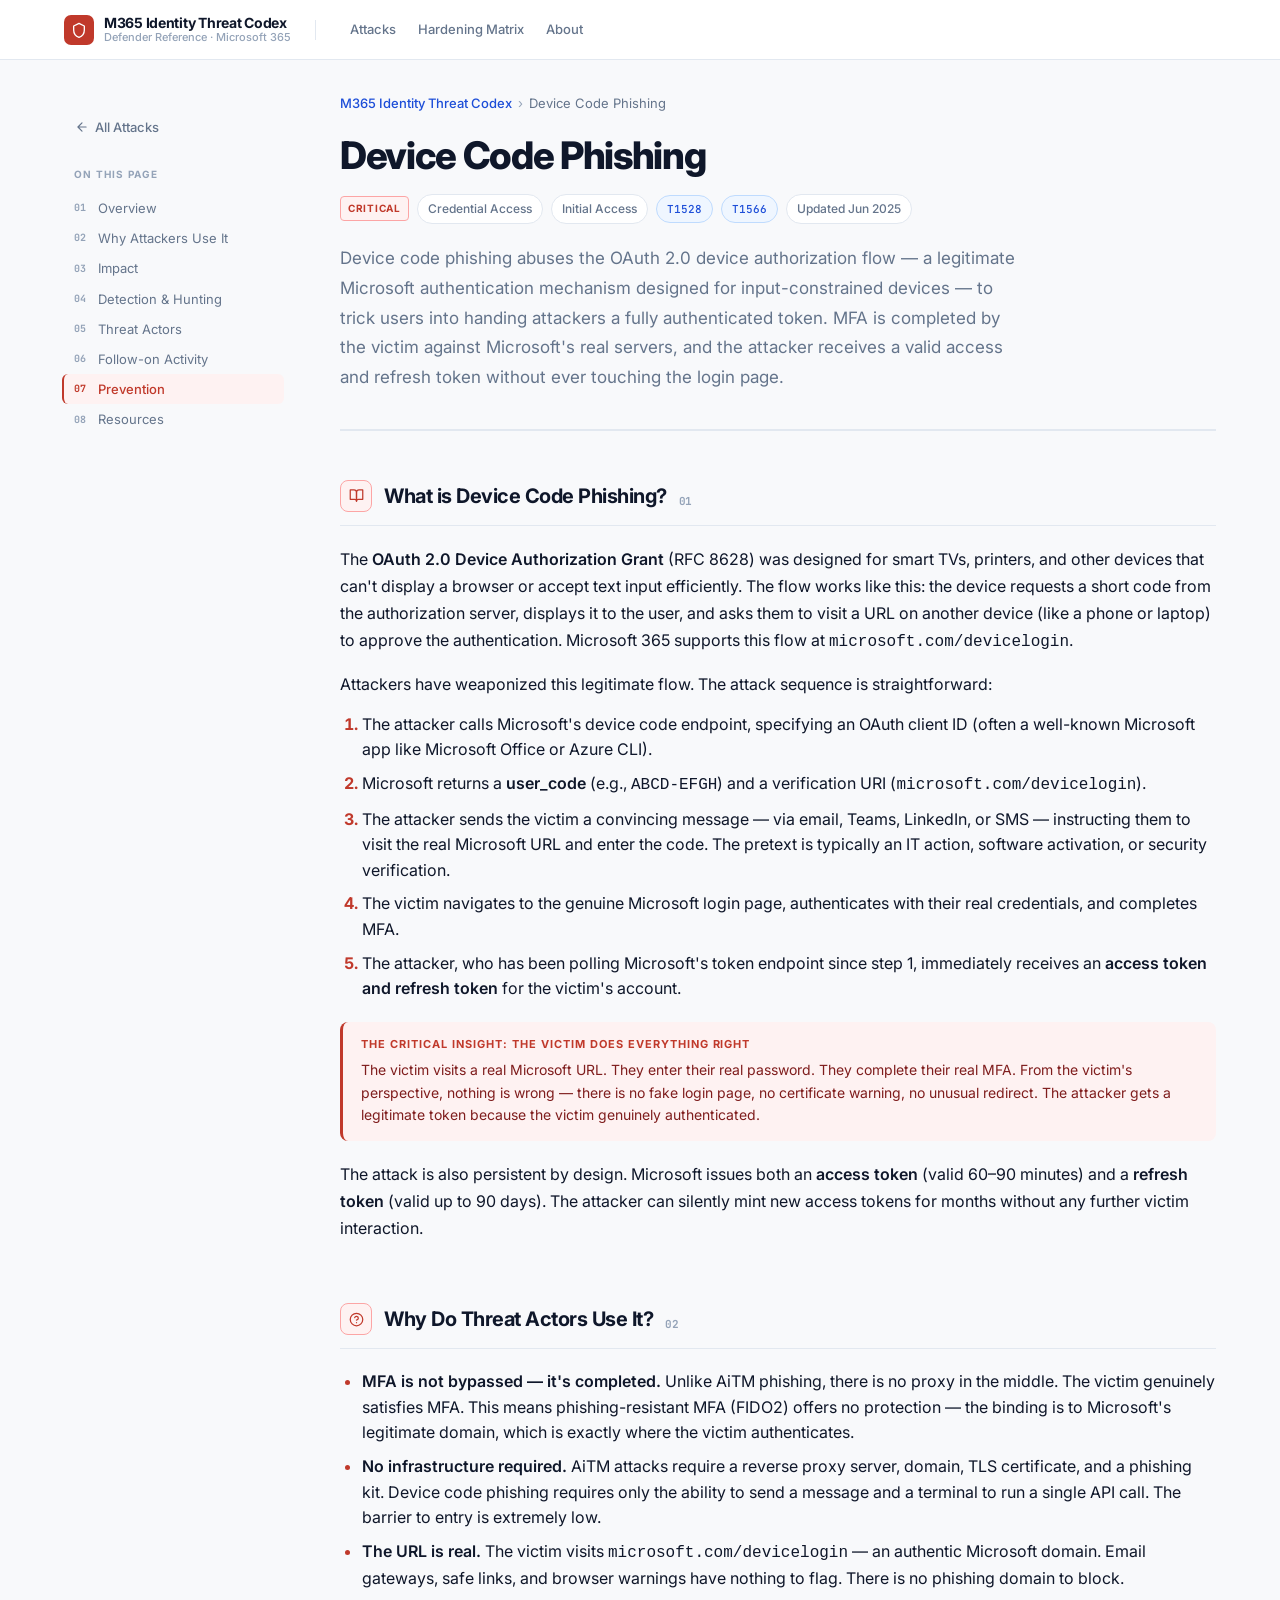
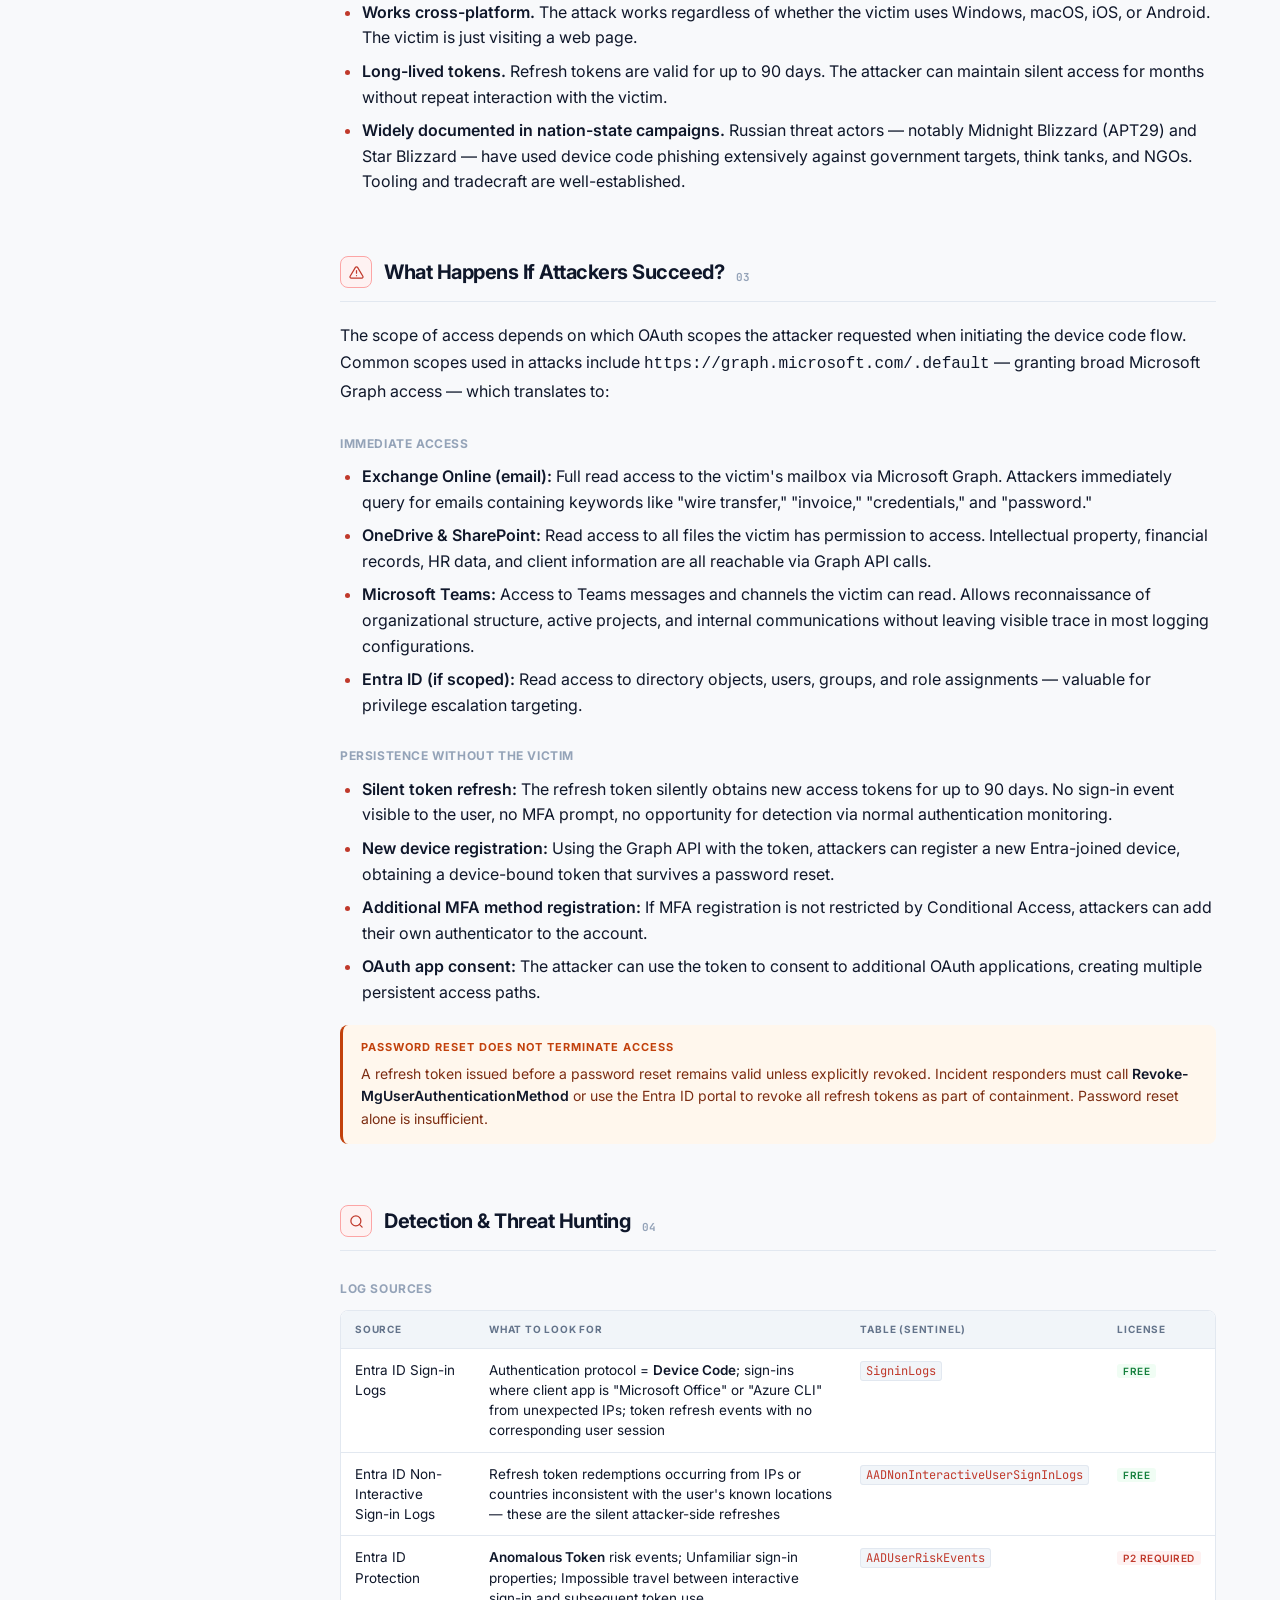
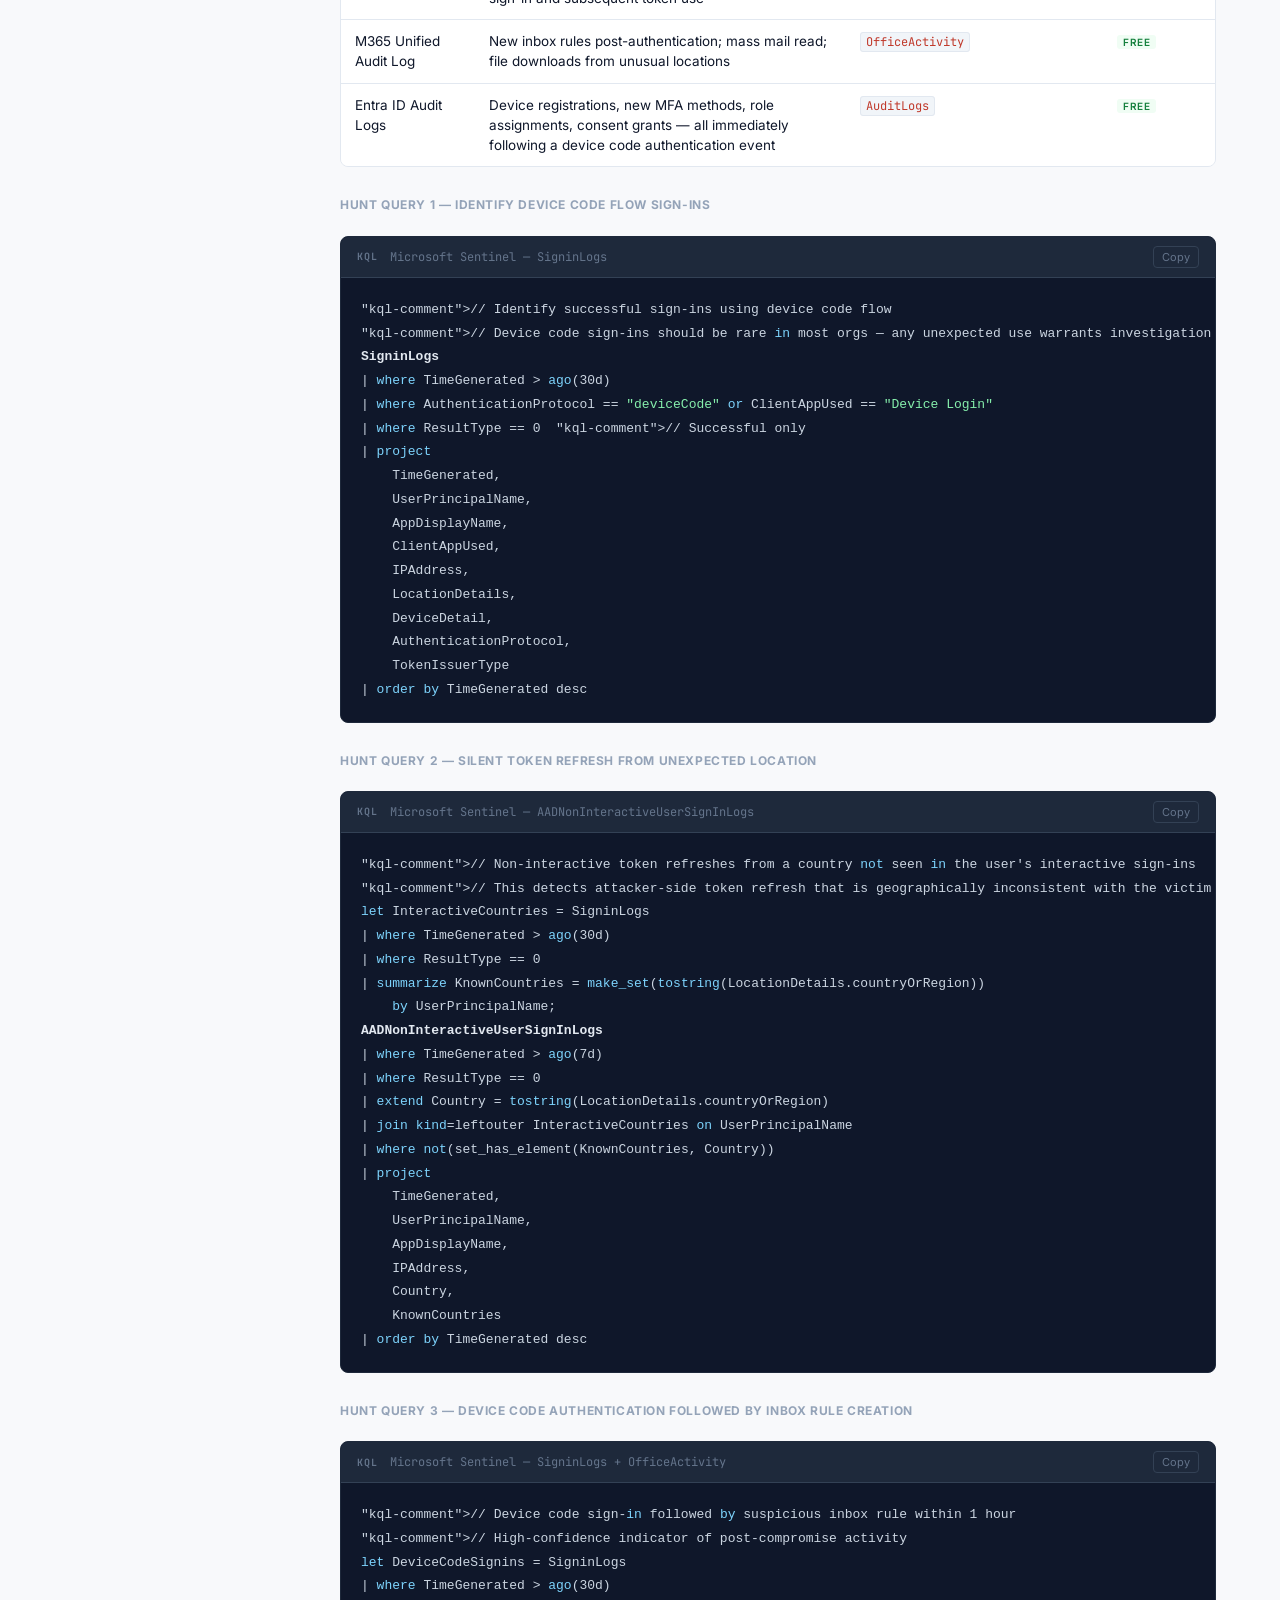
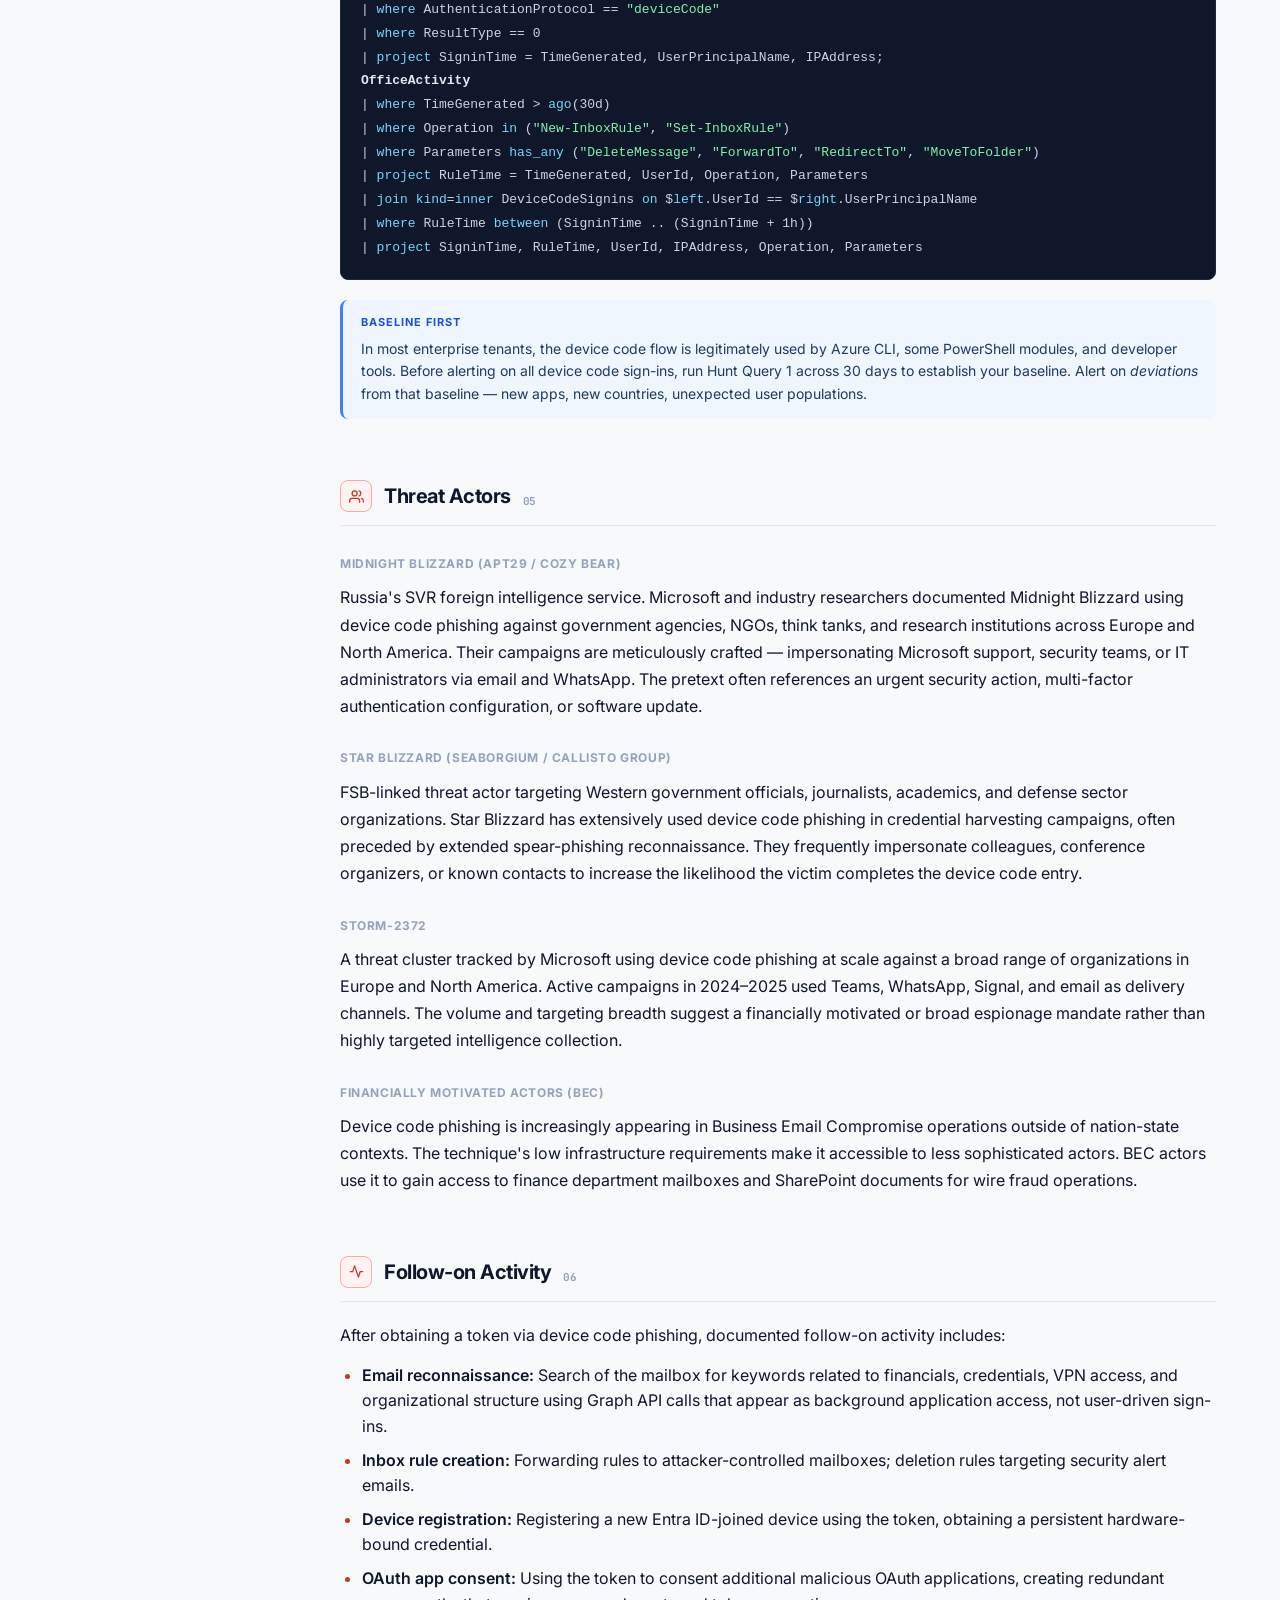
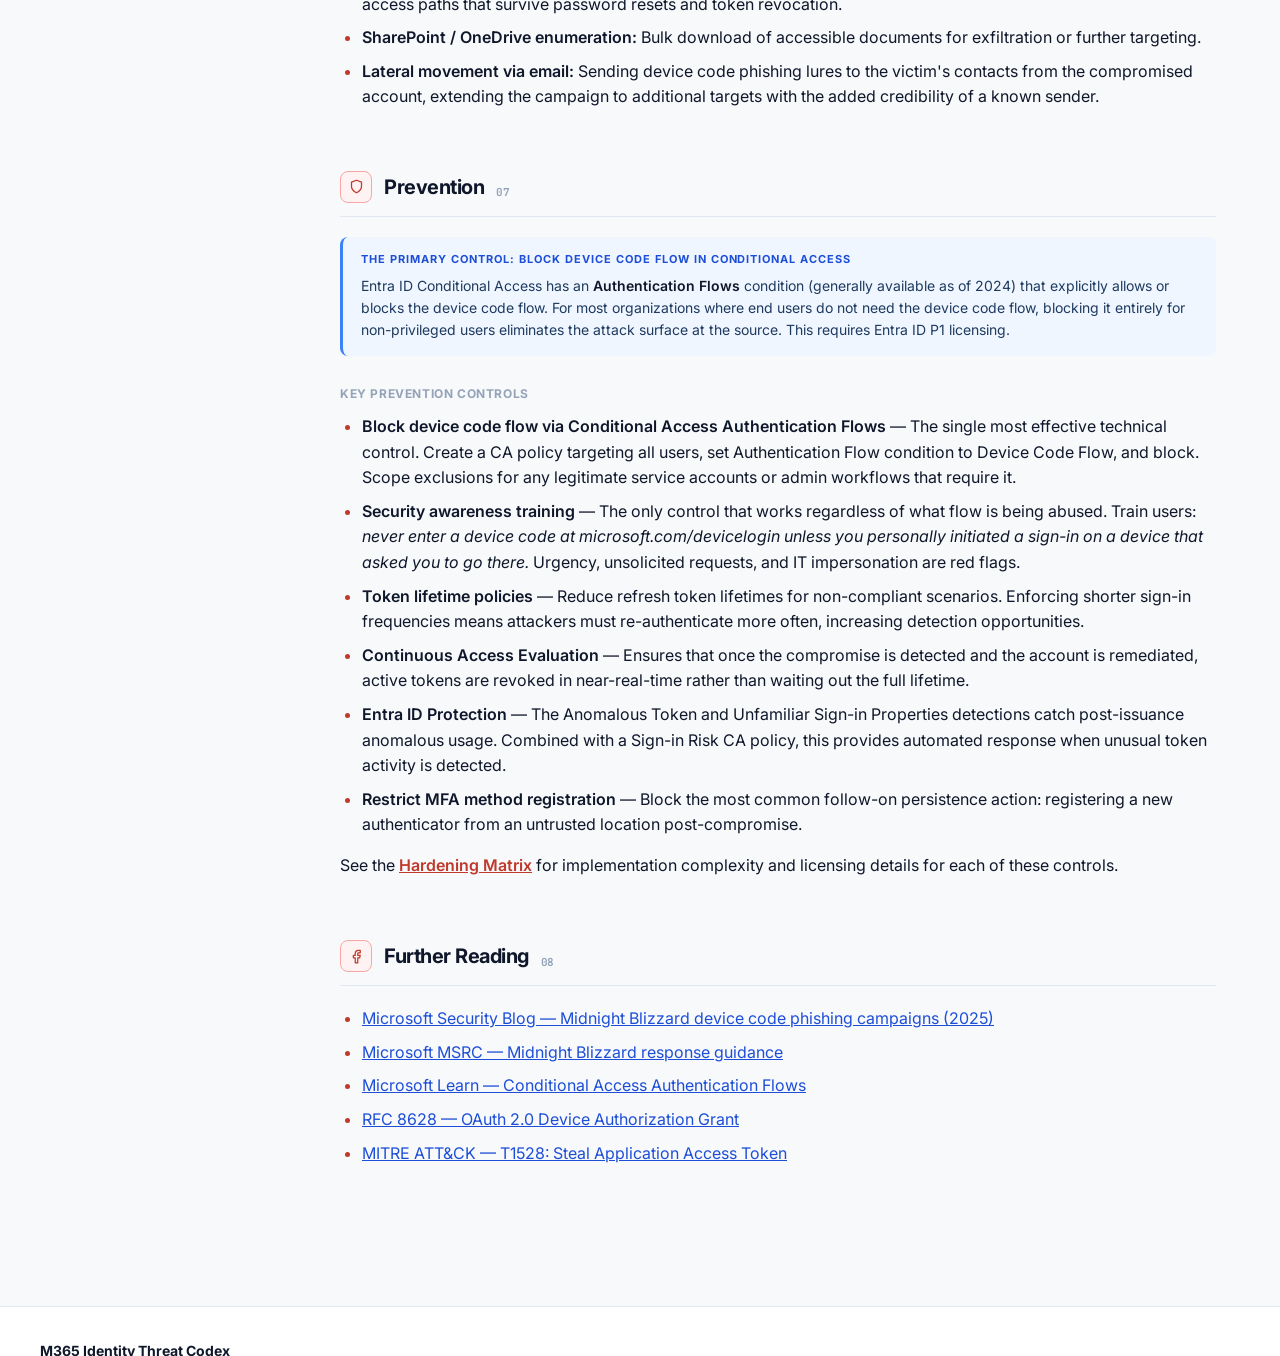
<file: attacks/device-code-phishing.html>
<!DOCTYPE html>
<html lang="en">
<head>
  <meta charset="UTF-8">
  <meta name="viewport" content="width=device-width, initial-scale=1.0">
  <title>Device Code Phishing &mdash; M365 Identity Threat Codex</title>
  <meta name="description" content="How device code phishing works in Microsoft 365, why it bypasses MFA, detection queries, threat actors, and hardening steps for defenders.">
  <link rel="stylesheet" href="../assets/style.css">
  <link rel="icon" type="image/svg+xml" href="data:image/svg+xml,<svg xmlns='http://www.w3.org/2000/svg' viewBox='0 0 32 32'><rect width='32' height='32' rx='7' fill='%23c0392b'/><path d='M16 7l7 4v6c0 5-3 8-7 9-4-1-7-4-7-9V11z' fill='white' stroke='none'/></svg>">
</head>
<body>

<!-- ── NAV ──────────────────────────────────────────────────── -->
<nav class="site-nav">
  <div class="nav-inner">
    <a class="site-brand" href="../index.html">
      <div class="brand-icon">
        <svg viewBox="0 0 24 24" fill="none" stroke="white" stroke-width="2" stroke-linecap="round" stroke-linejoin="round"><path d="M12 2L4 6v6c0 6 3.5 9.5 8 11 4.5-1.5 8-5 8-11V6z"/></svg>
      </div>
      <div class="brand-name">
        M365 Identity Threat Codex
        <span class="brand-sub">Defender Reference · Microsoft 365</span>
      </div>
    </a>
    <div class="nav-divider"></div>
    <div class="nav-links">
      <a href="../index.html">Attacks</a>
      <a href="../hardening.html">Hardening Matrix</a>
      <a href="../index.html#about">About</a>
    </div>
  </div>
</nav>

<!-- ── LAYOUT ───────────────────────────────────────────────── -->
<div class="attack-page">

  <!-- ── SIDEBAR ── -->
  <aside class="attack-sidebar">
    <a class="toc-back" href="../index.html">
      <svg viewBox="0 0 24 24"><path d="M19 12H5M12 19l-7-7 7-7"/></svg>
      All Attacks
    </a>
    <div class="toc-label">On this page</div>
    <ul class="toc-list">
      <li><a href="#overview"><span class="toc-num">01</span> Overview</a></li>
      <li><a href="#why-used"><span class="toc-num">02</span> Why Attackers Use It</a></li>
      <li><a href="#impact"><span class="toc-num">03</span> Impact</a></li>
      <li><a href="#detection"><span class="toc-num">04</span> Detection &amp; Hunting</a></li>
      <li><a href="#threat-actors"><span class="toc-num">05</span> Threat Actors</a></li>
      <li><a href="#follow-on"><span class="toc-num">06</span> Follow-on Activity</a></li>
      <li><a href="#prevention"><span class="toc-num">07</span> Prevention</a></li>
      <li><a href="#resources"><span class="toc-num">08</span> Resources</a></li>
    </ul>
  </aside>

  <!-- ── MAIN CONTENT ── -->
  <main class="attack-content">

    <div class="attack-breadcrumb">
      <a href="../index.html">M365 Identity Threat Codex</a>
      <span class="sep">&rsaquo;</span>
      <span>Device Code Phishing</span>
    </div>

    <header class="attack-header">
      <h1 class="attack-title">Device Code Phishing</h1>
      <div class="attack-meta">
        <span class="sev-badge sev-critical">Critical</span>
        <span class="meta-pill">Credential Access</span>
        <span class="meta-pill">Initial Access</span>
        <span class="meta-pill mitre">T1528</span>
        <span class="meta-pill mitre">T1566</span>
        <span class="meta-pill">Updated Jun 2025</span>
      </div>
      <p class="attack-summary">
        Device code phishing abuses the OAuth 2.0 device authorization flow — a legitimate Microsoft authentication mechanism designed for input-constrained devices — to trick users into handing attackers a fully authenticated token. MFA is completed by the victim against Microsoft's real servers, and the attacker receives a valid access and refresh token without ever touching the login page.
      </p>
    </header>

    <!-- ── 01 OVERVIEW ── -->
    <section id="overview" class="attack-section">
      <h2 class="section-heading">
        <span class="section-icon">
          <svg viewBox="0 0 24 24"><path d="M2 3h6a4 4 0 0 1 4 4v14a3 3 0 0 0-3-3H2z"/><path d="M22 3h-6a4 4 0 0 0-4 4v14a3 3 0 0 1 3-3h7z"/></svg>
        </span>
        What is Device Code Phishing?
        <span class="section-num">01</span>
      </h2>

      <p>
        The <strong>OAuth 2.0 Device Authorization Grant</strong> (RFC 8628) was designed for smart TVs, printers, and other devices that can't display a browser or accept text input efficiently. The flow works like this: the device requests a short code from the authorization server, displays it to the user, and asks them to visit a URL on another device (like a phone or laptop) to approve the authentication. Microsoft 365 supports this flow at <code>microsoft.com/devicelogin</code>.
      </p>
      <p>
        Attackers have weaponized this legitimate flow. The attack sequence is straightforward:
      </p>
      <ol>
        <li>The attacker calls Microsoft's device code endpoint, specifying an OAuth client ID (often a well-known Microsoft app like Microsoft Office or Azure CLI).</li>
        <li>Microsoft returns a <strong>user_code</strong> (e.g., <code>ABCD-EFGH</code>) and a verification URI (<code>microsoft.com/devicelogin</code>).</li>
        <li>The attacker sends the victim a convincing message — via email, Teams, LinkedIn, or SMS — instructing them to visit the real Microsoft URL and enter the code. The pretext is typically an IT action, software activation, or security verification.</li>
        <li>The victim navigates to the genuine Microsoft login page, authenticates with their real credentials, and completes MFA.</li>
        <li>The attacker, who has been polling Microsoft's token endpoint since step 1, immediately receives an <strong>access token and refresh token</strong> for the victim's account.</li>
      </ol>

      <div class="callout callout-danger">
        <span class="callout-title">The Critical Insight: The Victim Does Everything Right</span>
        <p>The victim visits a real Microsoft URL. They enter their real password. They complete their real MFA. From the victim's perspective, nothing is wrong — there is no fake login page, no certificate warning, no unusual redirect. The attacker gets a legitimate token because the victim genuinely authenticated.</p>
      </div>

      <p>
        The attack is also persistent by design. Microsoft issues both an <strong>access token</strong> (valid 60–90 minutes) and a <strong>refresh token</strong> (valid up to 90 days). The attacker can silently mint new access tokens for months without any further victim interaction.
      </p>
    </section>

    <!-- ── 02 WHY USED ── -->
    <section id="why-used" class="attack-section">
      <h2 class="section-heading">
        <span class="section-icon">
          <svg viewBox="0 0 24 24"><circle cx="12" cy="12" r="10"/><path d="M9.09 9a3 3 0 0 1 5.83 1c0 2-3 3-3 3"/><path d="M12 17h.01"/></svg>
        </span>
        Why Do Threat Actors Use It?
        <span class="section-num">02</span>
      </h2>

      <ul>
        <li><strong>MFA is not bypassed — it's completed.</strong> Unlike AiTM phishing, there is no proxy in the middle. The victim genuinely satisfies MFA. This means phishing-resistant MFA (FIDO2) offers no protection — the binding is to Microsoft's legitimate domain, which is exactly where the victim authenticates.</li>
        <li><strong>No infrastructure required.</strong> AiTM attacks require a reverse proxy server, domain, TLS certificate, and a phishing kit. Device code phishing requires only the ability to send a message and a terminal to run a single API call. The barrier to entry is extremely low.</li>
        <li><strong>The URL is real.</strong> The victim visits <code>microsoft.com/devicelogin</code> — an authentic Microsoft domain. Email gateways, safe links, and browser warnings have nothing to flag. There is no phishing domain to block.</li>
        <li><strong>Works cross-platform.</strong> The attack works regardless of whether the victim uses Windows, macOS, iOS, or Android. The victim is just visiting a web page.</li>
        <li><strong>Long-lived tokens.</strong> Refresh tokens are valid for up to 90 days. The attacker can maintain silent access for months without repeat interaction with the victim.</li>
        <li><strong>Widely documented in nation-state campaigns.</strong> Russian threat actors — notably Midnight Blizzard (APT29) and Star Blizzard — have used device code phishing extensively against government targets, think tanks, and NGOs. Tooling and tradecraft are well-established.</li>
      </ul>
    </section>

    <!-- ── 03 IMPACT ── -->
    <section id="impact" class="attack-section">
      <h2 class="section-heading">
        <span class="section-icon">
          <svg viewBox="0 0 24 24"><path d="M10.29 3.86L1.82 18a2 2 0 0 0 1.71 3h16.94a2 2 0 0 0 1.71-3L13.71 3.86a2 2 0 0 0-3.42 0z"/><line x1="12" y1="9" x2="12" y2="13"/><line x1="12" y1="17" x2="12.01" y2="17"/></svg>
        </span>
        What Happens If Attackers Succeed?
        <span class="section-num">03</span>
      </h2>

      <p>The scope of access depends on which OAuth scopes the attacker requested when initiating the device code flow. Common scopes used in attacks include <code>https://graph.microsoft.com/.default</code> — granting broad Microsoft Graph access — which translates to:</p>

      <h3>Immediate Access</h3>
      <ul>
        <li><strong>Exchange Online (email):</strong> Full read access to the victim's mailbox via Microsoft Graph. Attackers immediately query for emails containing keywords like "wire transfer," "invoice," "credentials," and "password."</li>
        <li><strong>OneDrive &amp; SharePoint:</strong> Read access to all files the victim has permission to access. Intellectual property, financial records, HR data, and client information are all reachable via Graph API calls.</li>
        <li><strong>Microsoft Teams:</strong> Access to Teams messages and channels the victim can read. Allows reconnaissance of organizational structure, active projects, and internal communications without leaving visible trace in most logging configurations.</li>
        <li><strong>Entra ID (if scoped):</strong> Read access to directory objects, users, groups, and role assignments — valuable for privilege escalation targeting.</li>
      </ul>

      <h3>Persistence Without the Victim</h3>
      <ul>
        <li><strong>Silent token refresh:</strong> The refresh token silently obtains new access tokens for up to 90 days. No sign-in event visible to the user, no MFA prompt, no opportunity for detection via normal authentication monitoring.</li>
        <li><strong>New device registration:</strong> Using the Graph API with the token, attackers can register a new Entra-joined device, obtaining a device-bound token that survives a password reset.</li>
        <li><strong>Additional MFA method registration:</strong> If MFA registration is not restricted by Conditional Access, attackers can add their own authenticator to the account.</li>
        <li><strong>OAuth app consent:</strong> The attacker can use the token to consent to additional OAuth applications, creating multiple persistent access paths.</li>
      </ul>

      <div class="callout callout-warning">
        <span class="callout-title">Password Reset Does Not Terminate Access</span>
        <p>A refresh token issued before a password reset remains valid unless explicitly revoked. Incident responders must call <strong>Revoke-MgUserAuthenticationMethod</strong> or use the Entra ID portal to revoke all refresh tokens as part of containment. Password reset alone is insufficient.</p>
      </div>
    </section>

    <!-- ── 04 DETECTION ── -->
    <section id="detection" class="attack-section">
      <h2 class="section-heading">
        <span class="section-icon">
          <svg viewBox="0 0 24 24"><circle cx="11" cy="11" r="8"/><path d="m21 21-4.35-4.35"/></svg>
        </span>
        Detection &amp; Threat Hunting
        <span class="section-num">04</span>
      </h2>

      <h3>Log Sources</h3>
      <div class="log-table-wrap">
        <table class="log-table">
          <thead>
            <tr>
              <th>Source</th>
              <th>What to Look For</th>
              <th>Table (Sentinel)</th>
              <th>License</th>
            </tr>
          </thead>
          <tbody>
            <tr>
              <td class="log-source">Entra ID Sign-in Logs</td>
              <td>Authentication protocol = <strong>Device Code</strong>; sign-ins where client app is "Microsoft Office" or "Azure CLI" from unexpected IPs; token refresh events with no corresponding user session</td>
              <td><code class="inline">SigninLogs</code></td>
              <td><span class="req-badge req-free">Free</span></td>
            </tr>
            <tr>
              <td class="log-source">Entra ID Non-Interactive Sign-in Logs</td>
              <td>Refresh token redemptions occurring from IPs or countries inconsistent with the user's known locations — these are the silent attacker-side refreshes</td>
              <td><code class="inline">AADNonInteractiveUserSignInLogs</code></td>
              <td><span class="req-badge req-free">Free</span></td>
            </tr>
            <tr>
              <td class="log-source">Entra ID Protection</td>
              <td><strong>Anomalous Token</strong> risk events; Unfamiliar sign-in properties; Impossible travel between interactive sign-in and subsequent token use</td>
              <td><code class="inline">AADUserRiskEvents</code></td>
              <td><span class="req-badge req-p1">P2 Required</span></td>
            </tr>
            <tr>
              <td class="log-source">M365 Unified Audit Log</td>
              <td>New inbox rules post-authentication; mass mail read; file downloads from unusual locations</td>
              <td><code class="inline">OfficeActivity</code></td>
              <td><span class="req-badge req-free">Free</span></td>
            </tr>
            <tr>
              <td class="log-source">Entra ID Audit Logs</td>
              <td>Device registrations, new MFA methods, role assignments, consent grants — all immediately following a device code authentication event</td>
              <td><code class="inline">AuditLogs</code></td>
              <td><span class="req-badge req-free">Free</span></td>
            </tr>
          </tbody>
        </table>
      </div>

      <h3>Hunt Query 1 — Identify Device Code Flow Sign-ins</h3>
      <div class="code-block" data-lang="kql">
        <div class="code-header">
          <span class="code-lang">KQL</span>
          <span class="code-desc">Microsoft Sentinel &mdash; SigninLogs</span>
          <button class="copy-btn">Copy</button>
        </div>
        <div class="code-body">
          <pre><code>// Identify successful sign-ins using device code flow
// Device code sign-ins should be rare in most orgs — any unexpected use warrants investigation
SigninLogs
| where TimeGenerated > ago(30d)
| where AuthenticationProtocol == "deviceCode" or ClientAppUsed == "Device Login"
| where ResultType == 0  // Successful only
| project
    TimeGenerated,
    UserPrincipalName,
    AppDisplayName,
    ClientAppUsed,
    IPAddress,
    LocationDetails,
    DeviceDetail,
    AuthenticationProtocol,
    TokenIssuerType
| order by TimeGenerated desc</code></pre>
        </div>
      </div>

      <h3>Hunt Query 2 — Silent Token Refresh from Unexpected Location</h3>
      <div class="code-block" data-lang="kql">
        <div class="code-header">
          <span class="code-lang">KQL</span>
          <span class="code-desc">Microsoft Sentinel &mdash; AADNonInteractiveUserSignInLogs</span>
          <button class="copy-btn">Copy</button>
        </div>
        <div class="code-body">
          <pre><code>// Non-interactive token refreshes from a country not seen in the user's interactive sign-ins
// This detects attacker-side token refresh that is geographically inconsistent with the victim
let InteractiveCountries = SigninLogs
| where TimeGenerated > ago(30d)
| where ResultType == 0
| summarize KnownCountries = make_set(tostring(LocationDetails.countryOrRegion))
    by UserPrincipalName;
AADNonInteractiveUserSignInLogs
| where TimeGenerated > ago(7d)
| where ResultType == 0
| extend Country = tostring(LocationDetails.countryOrRegion)
| join kind=leftouter InteractiveCountries on UserPrincipalName
| where not(set_has_element(KnownCountries, Country))
| project
    TimeGenerated,
    UserPrincipalName,
    AppDisplayName,
    IPAddress,
    Country,
    KnownCountries
| order by TimeGenerated desc</code></pre>
        </div>
      </div>

      <h3>Hunt Query 3 — Device Code Authentication Followed by Inbox Rule Creation</h3>
      <div class="code-block" data-lang="kql">
        <div class="code-header">
          <span class="code-lang">KQL</span>
          <span class="code-desc">Microsoft Sentinel &mdash; SigninLogs + OfficeActivity</span>
          <button class="copy-btn">Copy</button>
        </div>
        <div class="code-body">
          <pre><code>// Device code sign-in followed by suspicious inbox rule within 1 hour
// High-confidence indicator of post-compromise activity
let DeviceCodeSignins = SigninLogs
| where TimeGenerated > ago(30d)
| where AuthenticationProtocol == "deviceCode"
| where ResultType == 0
| project SigninTime = TimeGenerated, UserPrincipalName, IPAddress;
OfficeActivity
| where TimeGenerated > ago(30d)
| where Operation in ("New-InboxRule", "Set-InboxRule")
| where Parameters has_any ("DeleteMessage", "ForwardTo", "RedirectTo", "MoveToFolder")
| project RuleTime = TimeGenerated, UserId, Operation, Parameters
| join kind=inner DeviceCodeSignins on $left.UserId == $right.UserPrincipalName
| where RuleTime between (SigninTime .. (SigninTime + 1h))
| project SigninTime, RuleTime, UserId, IPAddress, Operation, Parameters</code></pre>
        </div>
      </div>

      <div class="callout callout-info">
        <span class="callout-title">Baseline First</span>
        <p>In most enterprise tenants, the device code flow is legitimately used by Azure CLI, some PowerShell modules, and developer tools. Before alerting on all device code sign-ins, run Hunt Query 1 across 30 days to establish your baseline. Alert on <em>deviations</em> from that baseline — new apps, new countries, unexpected user populations.</p>
      </div>
    </section>

    <!-- ── 05 THREAT ACTORS ── -->
    <section id="threat-actors" class="attack-section">
      <h2 class="section-heading">
        <span class="section-icon">
          <svg viewBox="0 0 24 24"><path d="M17 21v-2a4 4 0 0 0-4-4H5a4 4 0 0 0-4 4v2"/><circle cx="9" cy="7" r="4"/><path d="M23 21v-2a4 4 0 0 0-3-3.87"/><path d="M16 3.13a4 4 0 0 1 0 7.75"/></svg>
        </span>
        Threat Actors
        <span class="section-num">05</span>
      </h2>

      <h3>Midnight Blizzard (APT29 / Cozy Bear)</h3>
      <p>
        Russia's SVR foreign intelligence service. Microsoft and industry researchers documented Midnight Blizzard using device code phishing against government agencies, NGOs, think tanks, and research institutions across Europe and North America. Their campaigns are meticulously crafted — impersonating Microsoft support, security teams, or IT administrators via email and WhatsApp. The pretext often references an urgent security action, multi-factor authentication configuration, or software update.
      </p>

      <h3>Star Blizzard (SEABORGIUM / Callisto Group)</h3>
      <p>
        FSB-linked threat actor targeting Western government officials, journalists, academics, and defense sector organizations. Star Blizzard has extensively used device code phishing in credential harvesting campaigns, often preceded by extended spear-phishing reconnaissance. They frequently impersonate colleagues, conference organizers, or known contacts to increase the likelihood the victim completes the device code entry.
      </p>

      <h3>Storm-2372</h3>
      <p>
        A threat cluster tracked by Microsoft using device code phishing at scale against a broad range of organizations in Europe and North America. Active campaigns in 2024–2025 used Teams, WhatsApp, Signal, and email as delivery channels. The volume and targeting breadth suggest a financially motivated or broad espionage mandate rather than highly targeted intelligence collection.
      </p>

      <h3>Financially Motivated Actors (BEC)</h3>
      <p>
        Device code phishing is increasingly appearing in Business Email Compromise operations outside of nation-state contexts. The technique's low infrastructure requirements make it accessible to less sophisticated actors. BEC actors use it to gain access to finance department mailboxes and SharePoint documents for wire fraud operations.
      </p>
    </section>

    <!-- ── 06 FOLLOW-ON ── -->
    <section id="follow-on" class="attack-section">
      <h2 class="section-heading">
        <span class="section-icon">
          <svg viewBox="0 0 24 24"><polyline points="22 12 18 12 15 21 9 3 6 12 2 12"/></svg>
        </span>
        Follow-on Activity
        <span class="section-num">06</span>
      </h2>

      <p>After obtaining a token via device code phishing, documented follow-on activity includes:</p>
      <ul>
        <li><strong>Email reconnaissance:</strong> Search of the mailbox for keywords related to financials, credentials, VPN access, and organizational structure using Graph API calls that appear as background application access, not user-driven sign-ins.</li>
        <li><strong>Inbox rule creation:</strong> Forwarding rules to attacker-controlled mailboxes; deletion rules targeting security alert emails.</li>
        <li><strong>Device registration:</strong> Registering a new Entra ID-joined device using the token, obtaining a persistent hardware-bound credential.</li>
        <li><strong>OAuth app consent:</strong> Using the token to consent additional malicious OAuth applications, creating redundant access paths that survive password resets and token revocation.</li>
        <li><strong>SharePoint / OneDrive enumeration:</strong> Bulk download of accessible documents for exfiltration or further targeting.</li>
        <li><strong>Lateral movement via email:</strong> Sending device code phishing lures to the victim's contacts from the compromised account, extending the campaign to additional targets with the added credibility of a known sender.</li>
      </ul>
    </section>

    <!-- ── 07 PREVENTION ── -->
    <section id="prevention" class="attack-section">
      <h2 class="section-heading">
        <span class="section-icon">
          <svg viewBox="0 0 24 24"><path d="M12 22s8-4 8-10V5l-8-3-8 3v7c0 6 8 10 8 10z"/></svg>
        </span>
        Prevention
        <span class="section-num">07</span>
      </h2>

      <div class="callout callout-info">
        <span class="callout-title">The Primary Control: Block Device Code Flow in Conditional Access</span>
        <p>Entra ID Conditional Access has an <strong>Authentication Flows</strong> condition (generally available as of 2024) that explicitly allows or blocks the device code flow. For most organizations where end users do not need the device code flow, blocking it entirely for non-privileged users eliminates the attack surface at the source. This requires Entra ID P1 licensing.</p>
      </div>

      <h3>Key Prevention Controls</h3>
      <ul>
        <li>
          <strong>Block device code flow via Conditional Access Authentication Flows</strong> — The single most effective technical control. Create a CA policy targeting all users, set Authentication Flow condition to Device Code Flow, and block. Scope exclusions for any legitimate service accounts or admin workflows that require it.
        </li>
        <li>
          <strong>Security awareness training</strong> — The only control that works regardless of what flow is being abused. Train users: <em>never enter a device code at microsoft.com/devicelogin unless you personally initiated a sign-in on a device that asked you to go there.</em> Urgency, unsolicited requests, and IT impersonation are red flags.
        </li>
        <li>
          <strong>Token lifetime policies</strong> — Reduce refresh token lifetimes for non-compliant scenarios. Enforcing shorter sign-in frequencies means attackers must re-authenticate more often, increasing detection opportunities.
        </li>
        <li>
          <strong>Continuous Access Evaluation</strong> — Ensures that once the compromise is detected and the account is remediated, active tokens are revoked in near-real-time rather than waiting out the full lifetime.
        </li>
        <li>
          <strong>Entra ID Protection</strong> — The Anomalous Token and Unfamiliar Sign-in Properties detections catch post-issuance anomalous usage. Combined with a Sign-in Risk CA policy, this provides automated response when unusual token activity is detected.
        </li>
        <li>
          <strong>Restrict MFA method registration</strong> — Block the most common follow-on persistence action: registering a new authenticator from an untrusted location post-compromise.
        </li>
      </ul>

      <p>See the <a href="../hardening.html" style="color:var(--accent);font-weight:600;">Hardening Matrix</a> for implementation complexity and licensing details for each of these controls.</p>
    </section>

    <!-- ── 08 RESOURCES ── -->
    <section id="resources" class="attack-section">
      <h2 class="section-heading">
        <span class="section-icon">
          <svg viewBox="0 0 24 24"><path d="M18 2h-3a5 5 0 0 0-5 5v3H7v4h3v8h4v-8h3l1-4h-4V7a1 1 0 0 1 1-1h3z"/></svg>
        </span>
        Further Reading
        <span class="section-num">08</span>
      </h2>

      <ul>
        <li><a href="https://www.microsoft.com/en-us/security/blog/2025/02/28/staying-ahead-of-threat-actors-in-the-age-of-ai/" target="_blank" rel="noopener">Microsoft Security Blog — Midnight Blizzard device code phishing campaigns (2025)</a></li>
        <li><a href="https://www.microsoft.com/en-us/security/blog/2024/01/25/midnight-blizzard-guidance-for-responders-on-nation-state-attack/" target="_blank" rel="noopener">Microsoft MSRC — Midnight Blizzard response guidance</a></li>
        <li><a href="https://learn.microsoft.com/en-us/entra/identity/conditional-access/concept-authentication-flows" target="_blank" rel="noopener">Microsoft Learn — Conditional Access Authentication Flows</a></li>
        <li><a href="https://datatracker.ietf.org/doc/html/rfc8628" target="_blank" rel="noopener">RFC 8628 — OAuth 2.0 Device Authorization Grant</a></li>
        <li><a href="https://attack.mitre.org/techniques/T1528/" target="_blank" rel="noopener">MITRE ATT&amp;CK — T1528: Steal Application Access Token</a></li>
      </ul>
    </section>

  </main>
</div>

<!-- ── FOOTER ────────────────────────────────────────────────── -->
<footer class="site-footer">
  <div class="footer-inner">
    <div>
      <div class="footer-brand">M365 Identity Threat Codex</div>
      <div class="footer-sub">Built by <a href="https://github.com/jogit91" target="_blank" rel="noopener">Jake Ouellette</a> &middot; Hosted on GitHub Pages</div>
    </div>
    <div class="footer-links">
      <a href="../index.html">All Attacks</a>
      <a href="../hardening.html">Hardening Matrix</a>
      <a href="https://github.com/jogit91/identity_threat_codex" target="_blank" rel="noopener">GitHub</a>
    </div>
  </div>
</footer>

<script src="../assets/main.js"></script>
</body>
</html>
</file>
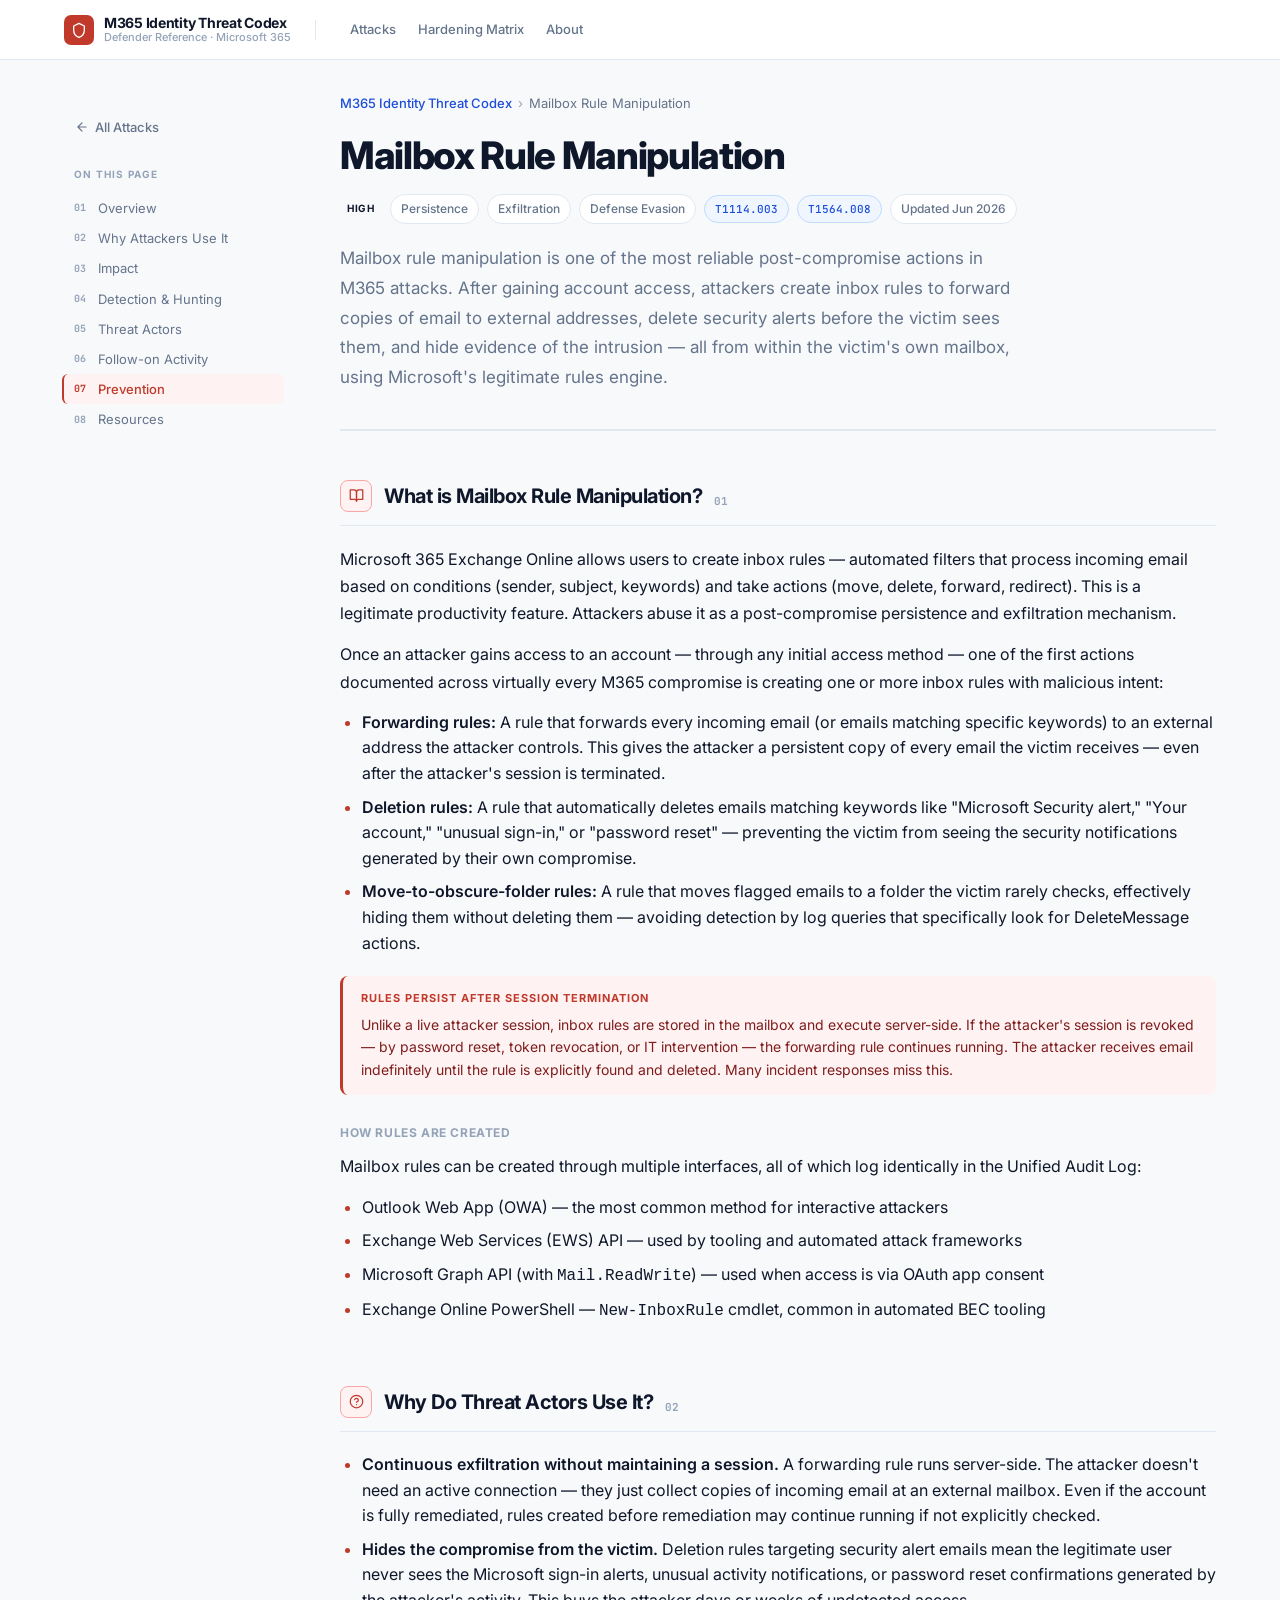
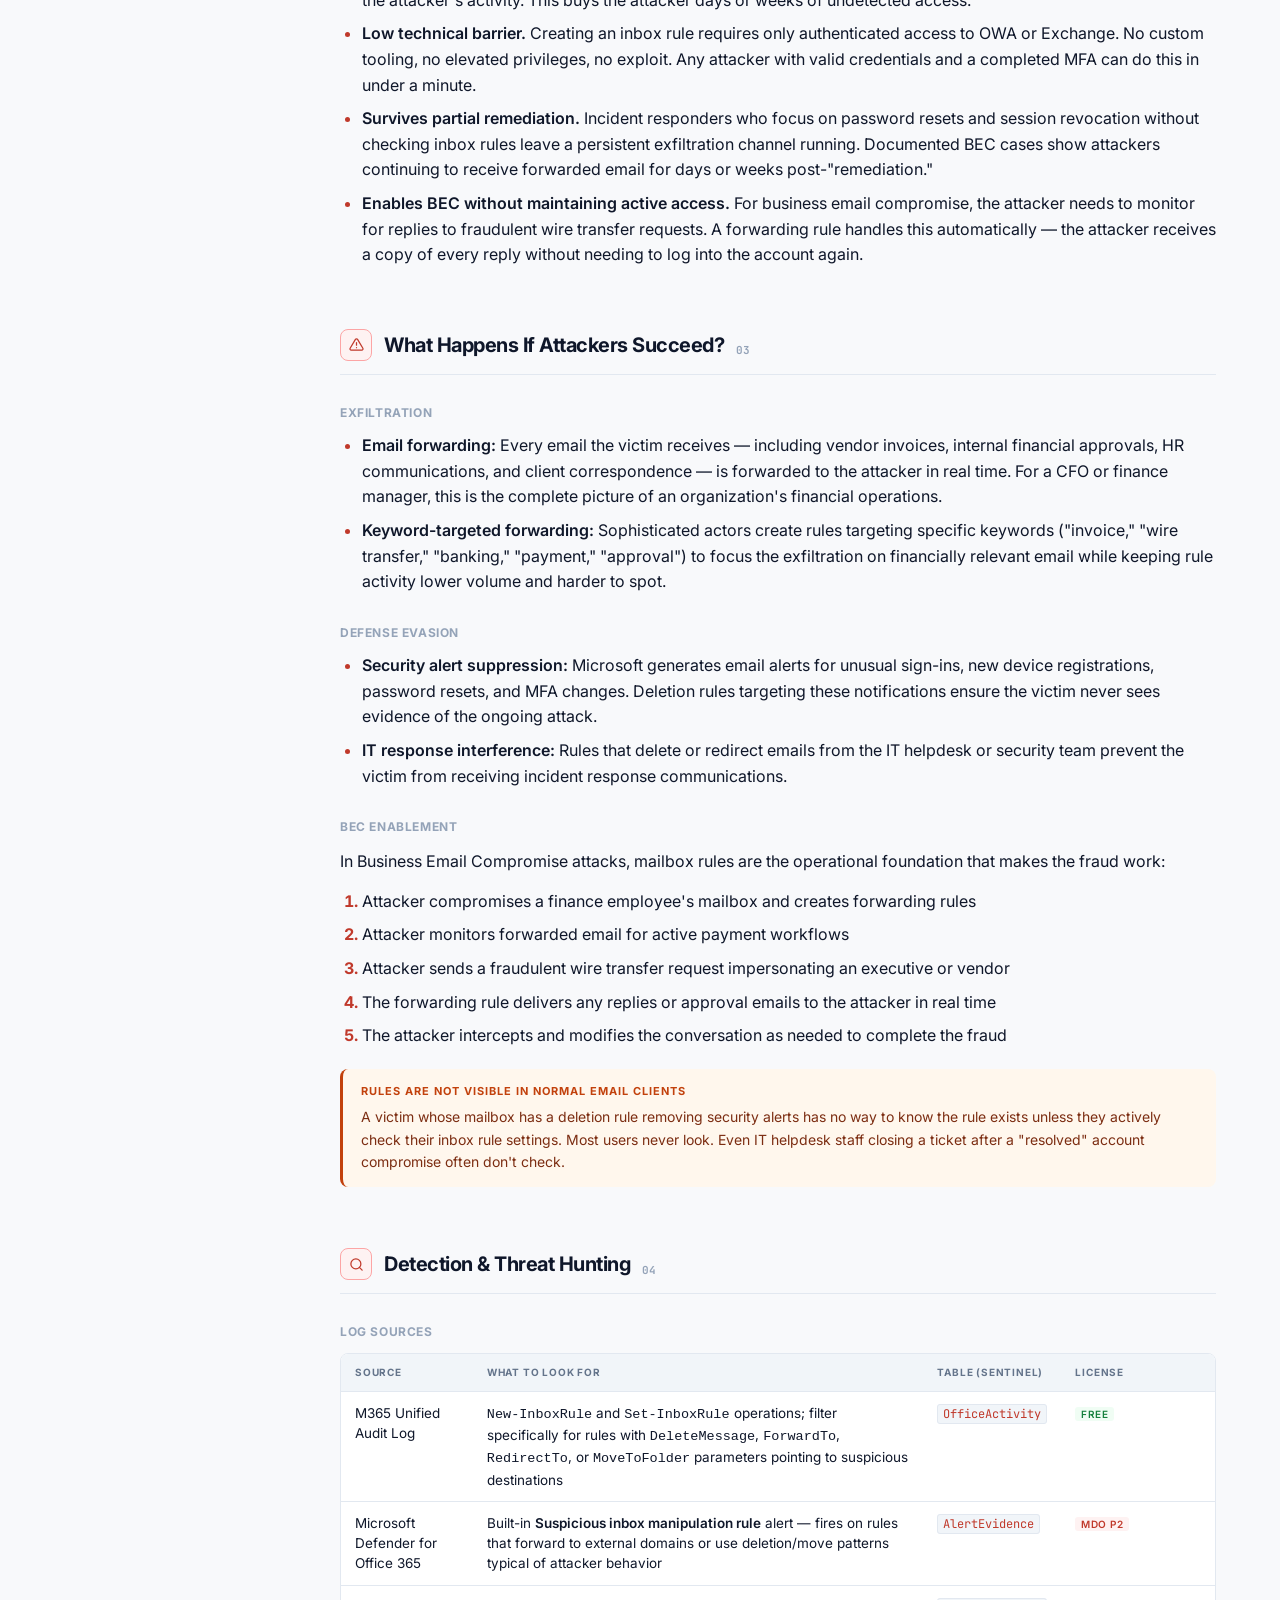
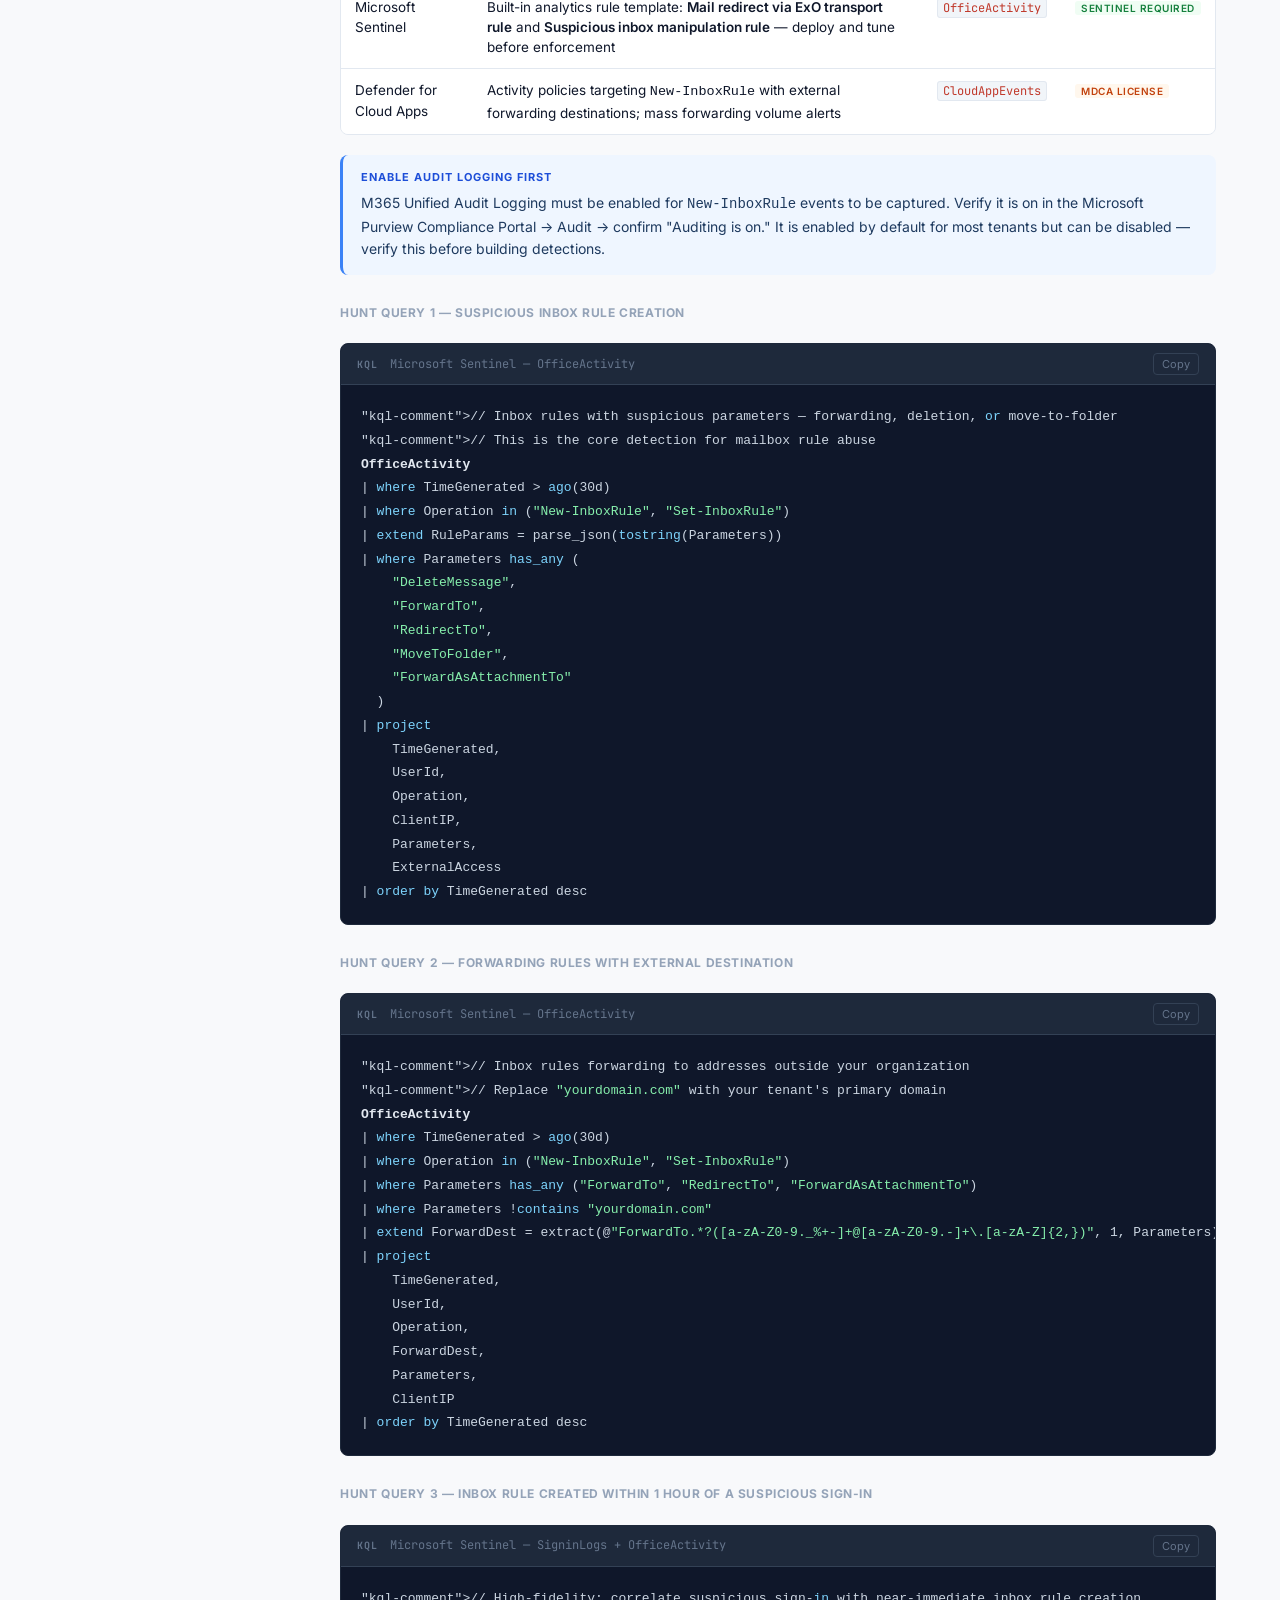
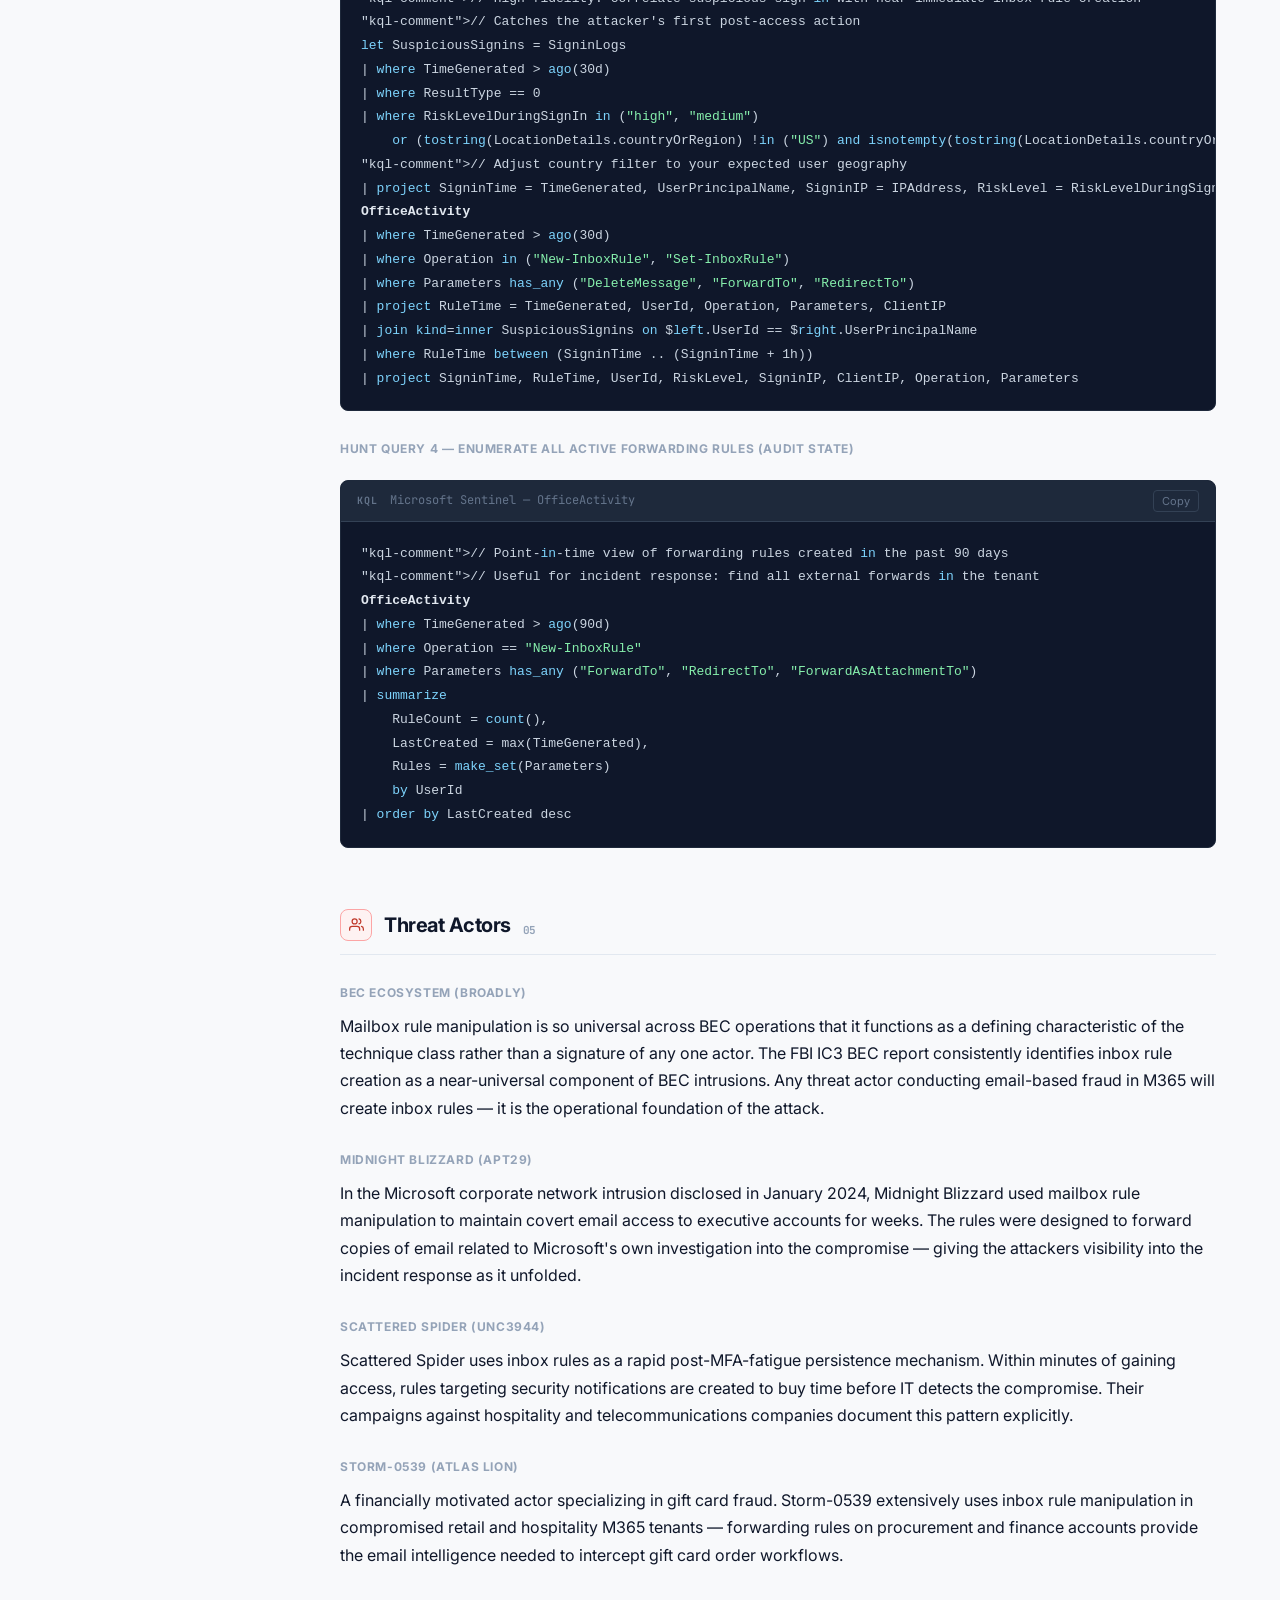
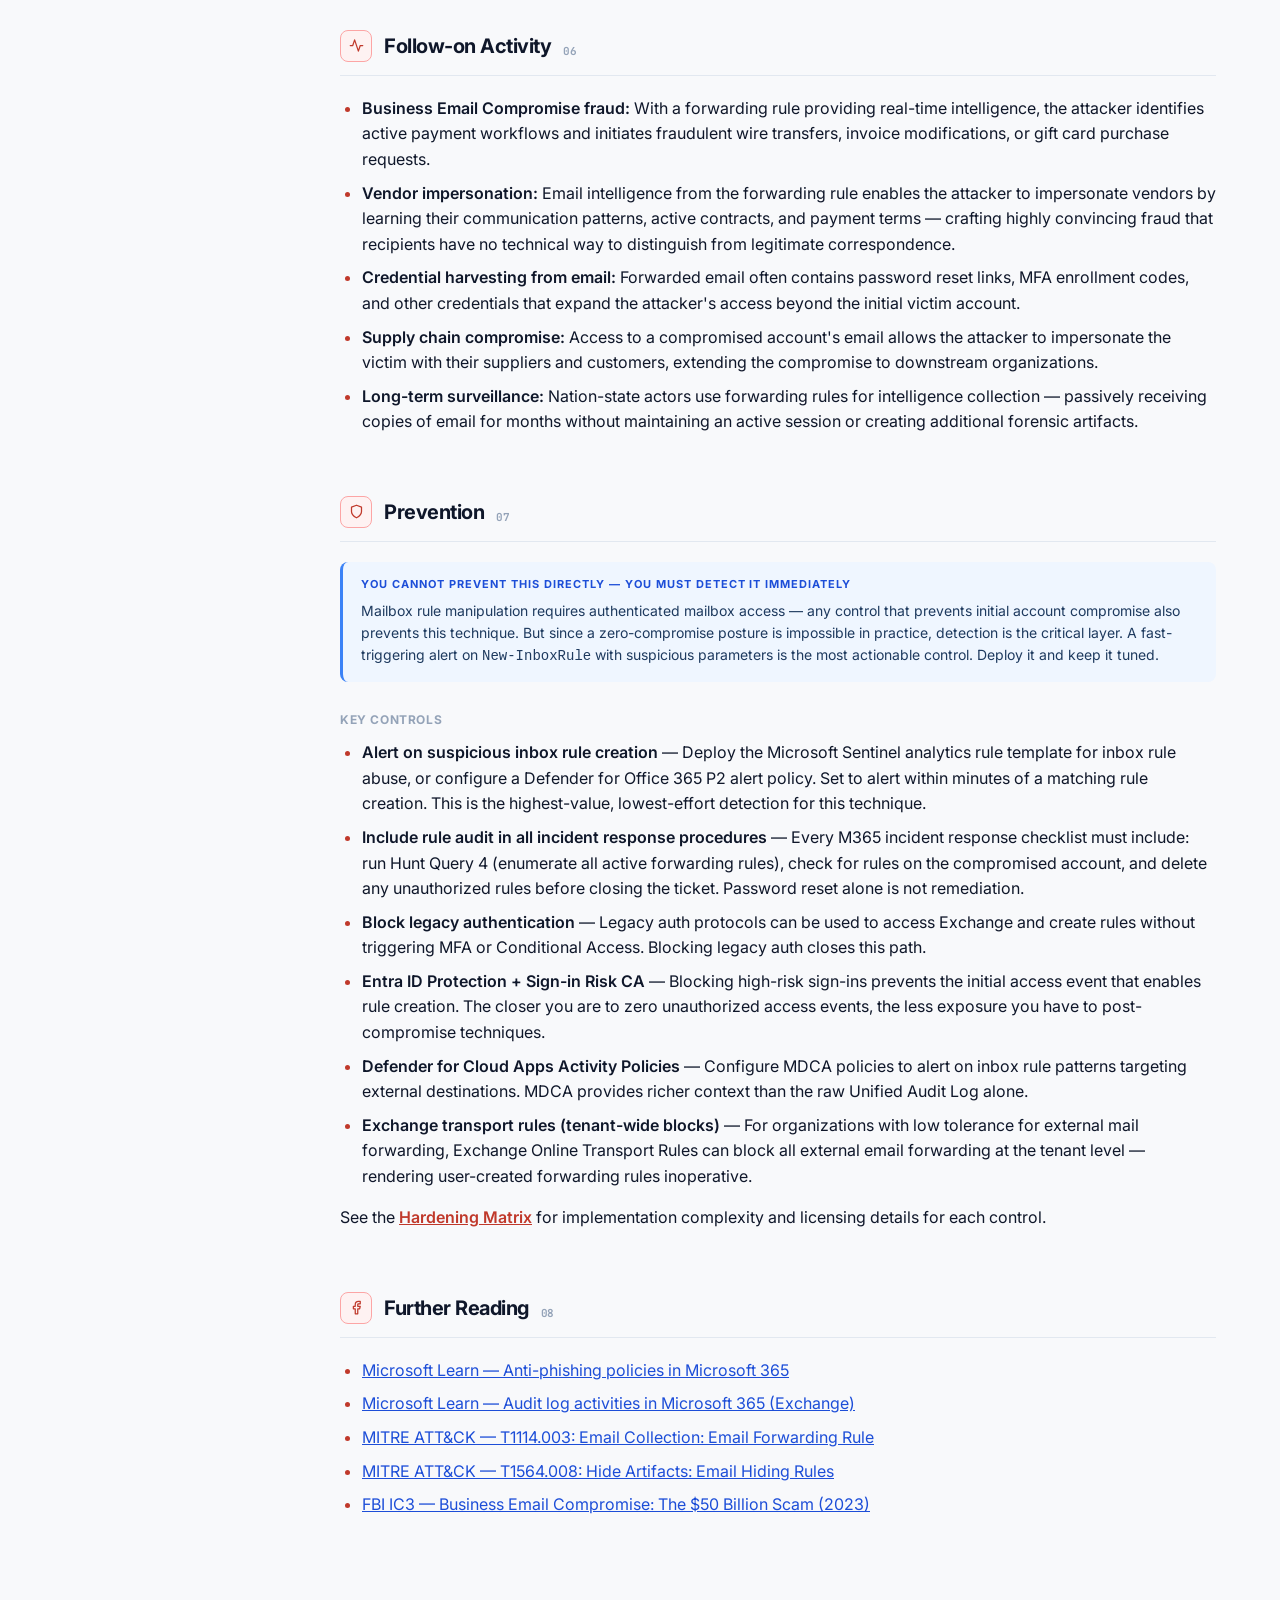
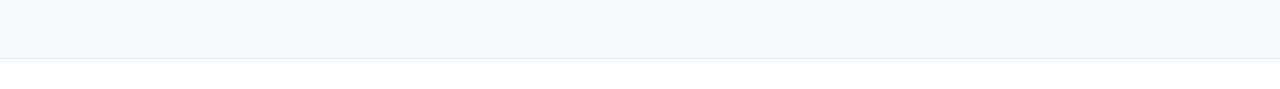
<file: attacks/mailbox-rule-manipulation.html>
<!DOCTYPE html>
<html lang="en">
<head>
  <meta charset="UTF-8">
  <meta name="viewport" content="width=device-width, initial-scale=1.0">
  <title>Mailbox Rule Manipulation &mdash; M365 Identity Threat Codex</title>
  <meta name="description" content="How attackers use inbox rules in Microsoft 365 to exfiltrate email, hide compromise, and maintain persistence — detection queries and hardening steps for defenders.">
  <link rel="stylesheet" href="../assets/style.css">
  <link rel="icon" type="image/svg+xml" href="data:image/svg+xml,<svg xmlns='http://www.w3.org/2000/svg' viewBox='0 0 32 32'><rect width='32' height='32' rx='7' fill='%23c0392b'/><path d='M16 7l7 4v6c0 5-3 8-7 9-4-1-7-4-7-9V11z' fill='white' stroke='none'/></svg>">
</head>
<body>

<!-- ── NAV ──────────────────────────────────────────────────── -->
<nav class="site-nav">
  <div class="nav-inner">
    <a class="site-brand" href="../index.html">
      <div class="brand-icon">
        <svg viewBox="0 0 24 24" fill="none" stroke="white" stroke-width="2" stroke-linecap="round" stroke-linejoin="round"><path d="M12 2L4 6v6c0 6 3.5 9.5 8 11 4.5-1.5 8-5 8-11V6z"/></svg>
      </div>
      <div class="brand-name">
        M365 Identity Threat Codex
        <span class="brand-sub">Defender Reference · Microsoft 365</span>
      </div>
    </a>
    <div class="nav-divider"></div>
    <div class="nav-links">
      <a href="../index.html">Attacks</a>
      <a href="../hardening.html">Hardening Matrix</a>
      <a href="../index.html#about">About</a>
    </div>
  </div>
</nav>

<!-- ── LAYOUT ───────────────────────────────────────────────── -->
<div class="attack-page">

  <!-- ── SIDEBAR ── -->
  <aside class="attack-sidebar">
    <a class="toc-back" href="../index.html">
      <svg viewBox="0 0 24 24"><path d="M19 12H5M12 19l-7-7 7-7"/></svg>
      All Attacks
    </a>
    <div class="toc-label">On this page</div>
    <ul class="toc-list">
      <li><a href="#overview"><span class="toc-num">01</span> Overview</a></li>
      <li><a href="#why-used"><span class="toc-num">02</span> Why Attackers Use It</a></li>
      <li><a href="#impact"><span class="toc-num">03</span> Impact</a></li>
      <li><a href="#detection"><span class="toc-num">04</span> Detection &amp; Hunting</a></li>
      <li><a href="#threat-actors"><span class="toc-num">05</span> Threat Actors</a></li>
      <li><a href="#follow-on"><span class="toc-num">06</span> Follow-on Activity</a></li>
      <li><a href="#prevention"><span class="toc-num">07</span> Prevention</a></li>
      <li><a href="#resources"><span class="toc-num">08</span> Resources</a></li>
    </ul>
  </aside>

  <!-- ── MAIN CONTENT ── -->
  <main class="attack-content">

    <div class="attack-breadcrumb">
      <a href="../index.html">M365 Identity Threat Codex</a>
      <span class="sep">&rsaquo;</span>
      <span>Mailbox Rule Manipulation</span>
    </div>

    <header class="attack-header">
      <h1 class="attack-title">Mailbox Rule Manipulation</h1>
      <div class="attack-meta">
        <span class="sev-badge sev-high">High</span>
        <span class="meta-pill">Persistence</span>
        <span class="meta-pill">Exfiltration</span>
        <span class="meta-pill">Defense Evasion</span>
        <span class="meta-pill mitre">T1114.003</span>
        <span class="meta-pill mitre">T1564.008</span>
        <span class="meta-pill">Updated Jun 2026</span>
      </div>
      <p class="attack-summary">
        Mailbox rule manipulation is one of the most reliable post-compromise actions in M365 attacks. After gaining account access, attackers create inbox rules to forward copies of email to external addresses, delete security alerts before the victim sees them, and hide evidence of the intrusion — all from within the victim's own mailbox, using Microsoft's legitimate rules engine.
      </p>
    </header>

    <!-- ── 01 OVERVIEW ── -->
    <section id="overview" class="attack-section">
      <h2 class="section-heading">
        <span class="section-icon">
          <svg viewBox="0 0 24 24"><path d="M2 3h6a4 4 0 0 1 4 4v14a3 3 0 0 0-3-3H2z"/><path d="M22 3h-6a4 4 0 0 0-4 4v14a3 3 0 0 1 3-3h7z"/></svg>
        </span>
        What is Mailbox Rule Manipulation?
        <span class="section-num">01</span>
      </h2>

      <p>
        Microsoft 365 Exchange Online allows users to create inbox rules — automated filters that process incoming email based on conditions (sender, subject, keywords) and take actions (move, delete, forward, redirect). This is a legitimate productivity feature. Attackers abuse it as a post-compromise persistence and exfiltration mechanism.
      </p>
      <p>
        Once an attacker gains access to an account — through any initial access method — one of the first actions documented across virtually every M365 compromise is creating one or more inbox rules with malicious intent:
      </p>
      <ul>
        <li><strong>Forwarding rules:</strong> A rule that forwards every incoming email (or emails matching specific keywords) to an external address the attacker controls. This gives the attacker a persistent copy of every email the victim receives — even after the attacker's session is terminated.</li>
        <li><strong>Deletion rules:</strong> A rule that automatically deletes emails matching keywords like "Microsoft Security alert," "Your account," "unusual sign-in," or "password reset" — preventing the victim from seeing the security notifications generated by their own compromise.</li>
        <li><strong>Move-to-obscure-folder rules:</strong> A rule that moves flagged emails to a folder the victim rarely checks, effectively hiding them without deleting them — avoiding detection by log queries that specifically look for DeleteMessage actions.</li>
      </ul>

      <div class="callout callout-danger">
        <span class="callout-title">Rules Persist After Session Termination</span>
        <p>Unlike a live attacker session, inbox rules are stored in the mailbox and execute server-side. If the attacker's session is revoked — by password reset, token revocation, or IT intervention — the forwarding rule continues running. The attacker receives email indefinitely until the rule is explicitly found and deleted. Many incident responses miss this.</p>
      </div>

      <h3>How Rules Are Created</h3>
      <p>
        Mailbox rules can be created through multiple interfaces, all of which log identically in the Unified Audit Log:
      </p>
      <ul>
        <li>Outlook Web App (OWA) — the most common method for interactive attackers</li>
        <li>Exchange Web Services (EWS) API — used by tooling and automated attack frameworks</li>
        <li>Microsoft Graph API (with <code>Mail.ReadWrite</code>) — used when access is via OAuth app consent</li>
        <li>Exchange Online PowerShell — <code>New-InboxRule</code> cmdlet, common in automated BEC tooling</li>
      </ul>
    </section>

    <!-- ── 02 WHY USED ── -->
    <section id="why-used" class="attack-section">
      <h2 class="section-heading">
        <span class="section-icon">
          <svg viewBox="0 0 24 24"><circle cx="12" cy="12" r="10"/><path d="M9.09 9a3 3 0 0 1 5.83 1c0 2-3 3-3 3"/><path d="M12 17h.01"/></svg>
        </span>
        Why Do Threat Actors Use It?
        <span class="section-num">02</span>
      </h2>

      <ul>
        <li><strong>Continuous exfiltration without maintaining a session.</strong> A forwarding rule runs server-side. The attacker doesn't need an active connection — they just collect copies of incoming email at an external mailbox. Even if the account is fully remediated, rules created before remediation may continue running if not explicitly checked.</li>
        <li><strong>Hides the compromise from the victim.</strong> Deletion rules targeting security alert emails mean the legitimate user never sees the Microsoft sign-in alerts, unusual activity notifications, or password reset confirmations generated by the attacker's activity. This buys the attacker days or weeks of undetected access.</li>
        <li><strong>Low technical barrier.</strong> Creating an inbox rule requires only authenticated access to OWA or Exchange. No custom tooling, no elevated privileges, no exploit. Any attacker with valid credentials and a completed MFA can do this in under a minute.</li>
        <li><strong>Survives partial remediation.</strong> Incident responders who focus on password resets and session revocation without checking inbox rules leave a persistent exfiltration channel running. Documented BEC cases show attackers continuing to receive forwarded email for days or weeks post-"remediation."</li>
        <li><strong>Enables BEC without maintaining active access.</strong> For business email compromise, the attacker needs to monitor for replies to fraudulent wire transfer requests. A forwarding rule handles this automatically — the attacker receives a copy of every reply without needing to log into the account again.</li>
      </ul>
    </section>

    <!-- ── 03 IMPACT ── -->
    <section id="impact" class="attack-section">
      <h2 class="section-heading">
        <span class="section-icon">
          <svg viewBox="0 0 24 24"><path d="M10.29 3.86L1.82 18a2 2 0 0 0 1.71 3h16.94a2 2 0 0 0 1.71-3L13.71 3.86a2 2 0 0 0-3.42 0z"/><line x1="12" y1="9" x2="12" y2="13"/><line x1="12" y1="17" x2="12.01" y2="17"/></svg>
        </span>
        What Happens If Attackers Succeed?
        <span class="section-num">03</span>
      </h2>

      <h3>Exfiltration</h3>
      <ul>
        <li><strong>Email forwarding:</strong> Every email the victim receives — including vendor invoices, internal financial approvals, HR communications, and client correspondence — is forwarded to the attacker in real time. For a CFO or finance manager, this is the complete picture of an organization's financial operations.</li>
        <li><strong>Keyword-targeted forwarding:</strong> Sophisticated actors create rules targeting specific keywords ("invoice," "wire transfer," "banking," "payment," "approval") to focus the exfiltration on financially relevant email while keeping rule activity lower volume and harder to spot.</li>
      </ul>

      <h3>Defense Evasion</h3>
      <ul>
        <li><strong>Security alert suppression:</strong> Microsoft generates email alerts for unusual sign-ins, new device registrations, password resets, and MFA changes. Deletion rules targeting these notifications ensure the victim never sees evidence of the ongoing attack.</li>
        <li><strong>IT response interference:</strong> Rules that delete or redirect emails from the IT helpdesk or security team prevent the victim from receiving incident response communications.</li>
      </ul>

      <h3>BEC Enablement</h3>
      <p>
        In Business Email Compromise attacks, mailbox rules are the operational foundation that makes the fraud work:
      </p>
      <ol>
        <li>Attacker compromises a finance employee's mailbox and creates forwarding rules</li>
        <li>Attacker monitors forwarded email for active payment workflows</li>
        <li>Attacker sends a fraudulent wire transfer request impersonating an executive or vendor</li>
        <li>The forwarding rule delivers any replies or approval emails to the attacker in real time</li>
        <li>The attacker intercepts and modifies the conversation as needed to complete the fraud</li>
      </ol>

      <div class="callout callout-warning">
        <span class="callout-title">Rules Are Not Visible in Normal Email Clients</span>
        <p>A victim whose mailbox has a deletion rule removing security alerts has no way to know the rule exists unless they actively check their inbox rule settings. Most users never look. Even IT helpdesk staff closing a ticket after a "resolved" account compromise often don't check.</p>
      </div>
    </section>

    <!-- ── 04 DETECTION ── -->
    <section id="detection" class="attack-section">
      <h2 class="section-heading">
        <span class="section-icon">
          <svg viewBox="0 0 24 24"><circle cx="11" cy="11" r="8"/><path d="m21 21-4.35-4.35"/></svg>
        </span>
        Detection &amp; Threat Hunting
        <span class="section-num">04</span>
      </h2>

      <h3>Log Sources</h3>
      <div class="log-table-wrap">
        <table class="log-table">
          <thead>
            <tr>
              <th>Source</th>
              <th>What to Look For</th>
              <th>Table (Sentinel)</th>
              <th>License</th>
            </tr>
          </thead>
          <tbody>
            <tr>
              <td class="log-source">M365 Unified Audit Log</td>
              <td><code>New-InboxRule</code> and <code>Set-InboxRule</code> operations; filter specifically for rules with <code>DeleteMessage</code>, <code>ForwardTo</code>, <code>RedirectTo</code>, or <code>MoveToFolder</code> parameters pointing to suspicious destinations</td>
              <td><code class="inline">OfficeActivity</code></td>
              <td><span class="req-badge req-free">Free</span></td>
            </tr>
            <tr>
              <td class="log-source">Microsoft Defender for Office 365</td>
              <td>Built-in <strong>Suspicious inbox manipulation rule</strong> alert — fires on rules that forward to external domains or use deletion/move patterns typical of attacker behavior</td>
              <td><code class="inline">AlertEvidence</code></td>
              <td><span class="req-badge req-p1">MDO P2</span></td>
            </tr>
            <tr>
              <td class="log-source">Microsoft Sentinel</td>
              <td>Built-in analytics rule template: <strong>Mail redirect via ExO transport rule</strong> and <strong>Suspicious inbox manipulation rule</strong> — deploy and tune before enforcement</td>
              <td><code class="inline">OfficeActivity</code></td>
              <td><span class="req-badge req-free">Sentinel Required</span></td>
            </tr>
            <tr>
              <td class="log-source">Defender for Cloud Apps</td>
              <td>Activity policies targeting <code>New-InboxRule</code> with external forwarding destinations; mass forwarding volume alerts</td>
              <td><code class="inline">CloudAppEvents</code></td>
              <td><span class="req-badge req-p2">MDCA License</span></td>
            </tr>
          </tbody>
        </table>
      </div>

      <div class="callout callout-info">
        <span class="callout-title">Enable Audit Logging First</span>
        <p>M365 Unified Audit Logging must be enabled for <code>New-InboxRule</code> events to be captured. Verify it is on in the Microsoft Purview Compliance Portal → Audit → confirm "Auditing is on." It is enabled by default for most tenants but can be disabled — verify this before building detections.</p>
      </div>

      <h3>Hunt Query 1 — Suspicious Inbox Rule Creation</h3>
      <div class="code-block" data-lang="kql">
        <div class="code-header">
          <span class="code-lang">KQL</span>
          <span class="code-desc">Microsoft Sentinel &mdash; OfficeActivity</span>
          <button class="copy-btn">Copy</button>
        </div>
        <div class="code-body">
          <pre><code>// Inbox rules with suspicious parameters — forwarding, deletion, or move-to-folder
// This is the core detection for mailbox rule abuse
OfficeActivity
| where TimeGenerated > ago(30d)
| where Operation in ("New-InboxRule", "Set-InboxRule")
| extend RuleParams = parse_json(tostring(Parameters))
| where Parameters has_any (
    "DeleteMessage",
    "ForwardTo",
    "RedirectTo",
    "MoveToFolder",
    "ForwardAsAttachmentTo"
  )
| project
    TimeGenerated,
    UserId,
    Operation,
    ClientIP,
    Parameters,
    ExternalAccess
| order by TimeGenerated desc</code></pre>
        </div>
      </div>

      <h3>Hunt Query 2 — Forwarding Rules with External Destination</h3>
      <div class="code-block" data-lang="kql">
        <div class="code-header">
          <span class="code-lang">KQL</span>
          <span class="code-desc">Microsoft Sentinel &mdash; OfficeActivity</span>
          <button class="copy-btn">Copy</button>
        </div>
        <div class="code-body">
          <pre><code>// Inbox rules forwarding to addresses outside your organization
// Replace "yourdomain.com" with your tenant's primary domain
OfficeActivity
| where TimeGenerated > ago(30d)
| where Operation in ("New-InboxRule", "Set-InboxRule")
| where Parameters has_any ("ForwardTo", "RedirectTo", "ForwardAsAttachmentTo")
| where Parameters !contains "yourdomain.com"
| extend ForwardDest = extract(@"ForwardTo.*?([a-zA-Z0-9._%+-]+@[a-zA-Z0-9.-]+\.[a-zA-Z]{2,})", 1, Parameters)
| project
    TimeGenerated,
    UserId,
    Operation,
    ForwardDest,
    Parameters,
    ClientIP
| order by TimeGenerated desc</code></pre>
        </div>
      </div>

      <h3>Hunt Query 3 — Inbox Rule Created Within 1 Hour of a Suspicious Sign-in</h3>
      <div class="code-block" data-lang="kql">
        <div class="code-header">
          <span class="code-lang">KQL</span>
          <span class="code-desc">Microsoft Sentinel &mdash; SigninLogs + OfficeActivity</span>
          <button class="copy-btn">Copy</button>
        </div>
        <div class="code-body">
          <pre><code>// High-fidelity: correlate suspicious sign-in with near-immediate inbox rule creation
// Catches the attacker's first post-access action
let SuspiciousSignins = SigninLogs
| where TimeGenerated > ago(30d)
| where ResultType == 0
| where RiskLevelDuringSignIn in ("high", "medium")
    or (tostring(LocationDetails.countryOrRegion) !in ("US") and isnotempty(tostring(LocationDetails.countryOrRegion)))
// Adjust country filter to your expected user geography
| project SigninTime = TimeGenerated, UserPrincipalName, SigninIP = IPAddress, RiskLevel = RiskLevelDuringSignIn;
OfficeActivity
| where TimeGenerated > ago(30d)
| where Operation in ("New-InboxRule", "Set-InboxRule")
| where Parameters has_any ("DeleteMessage", "ForwardTo", "RedirectTo")
| project RuleTime = TimeGenerated, UserId, Operation, Parameters, ClientIP
| join kind=inner SuspiciousSignins on $left.UserId == $right.UserPrincipalName
| where RuleTime between (SigninTime .. (SigninTime + 1h))
| project SigninTime, RuleTime, UserId, RiskLevel, SigninIP, ClientIP, Operation, Parameters</code></pre>
        </div>
      </div>

      <h3>Hunt Query 4 — Enumerate All Active Forwarding Rules (Audit State)</h3>
      <div class="code-block" data-lang="kql">
        <div class="code-header">
          <span class="code-lang">KQL</span>
          <span class="code-desc">Microsoft Sentinel &mdash; OfficeActivity</span>
          <button class="copy-btn">Copy</button>
        </div>
        <div class="code-body">
          <pre><code>// Point-in-time view of forwarding rules created in the past 90 days
// Useful for incident response: find all external forwards in the tenant
OfficeActivity
| where TimeGenerated > ago(90d)
| where Operation == "New-InboxRule"
| where Parameters has_any ("ForwardTo", "RedirectTo", "ForwardAsAttachmentTo")
| summarize
    RuleCount = count(),
    LastCreated = max(TimeGenerated),
    Rules = make_set(Parameters)
    by UserId
| order by LastCreated desc</code></pre>
        </div>
      </div>
    </section>

    <!-- ── 05 THREAT ACTORS ── -->
    <section id="threat-actors" class="attack-section">
      <h2 class="section-heading">
        <span class="section-icon">
          <svg viewBox="0 0 24 24"><path d="M17 21v-2a4 4 0 0 0-4-4H5a4 4 0 0 0-4 4v2"/><circle cx="9" cy="7" r="4"/><path d="M23 21v-2a4 4 0 0 0-3-3.87"/><path d="M16 3.13a4 4 0 0 1 0 7.75"/></svg>
        </span>
        Threat Actors
        <span class="section-num">05</span>
      </h2>

      <h3>BEC Ecosystem (Broadly)</h3>
      <p>
        Mailbox rule manipulation is so universal across BEC operations that it functions as a defining characteristic of the technique class rather than a signature of any one actor. The FBI IC3 BEC report consistently identifies inbox rule creation as a near-universal component of BEC intrusions. Any threat actor conducting email-based fraud in M365 will create inbox rules — it is the operational foundation of the attack.
      </p>

      <h3>Midnight Blizzard (APT29)</h3>
      <p>
        In the Microsoft corporate network intrusion disclosed in January 2024, Midnight Blizzard used mailbox rule manipulation to maintain covert email access to executive accounts for weeks. The rules were designed to forward copies of email related to Microsoft's own investigation into the compromise — giving the attackers visibility into the incident response as it unfolded.
      </p>

      <h3>Scattered Spider (UNC3944)</h3>
      <p>
        Scattered Spider uses inbox rules as a rapid post-MFA-fatigue persistence mechanism. Within minutes of gaining access, rules targeting security notifications are created to buy time before IT detects the compromise. Their campaigns against hospitality and telecommunications companies document this pattern explicitly.
      </p>

      <h3>Storm-0539 (Atlas Lion)</h3>
      <p>
        A financially motivated actor specializing in gift card fraud. Storm-0539 extensively uses inbox rule manipulation in compromised retail and hospitality M365 tenants — forwarding rules on procurement and finance accounts provide the email intelligence needed to intercept gift card order workflows.
      </p>
    </section>

    <!-- ── 06 FOLLOW-ON ── -->
    <section id="follow-on" class="attack-section">
      <h2 class="section-heading">
        <span class="section-icon">
          <svg viewBox="0 0 24 24"><polyline points="22 12 18 12 15 21 9 3 6 12 2 12"/></svg>
        </span>
        Follow-on Activity
        <span class="section-num">06</span>
      </h2>

      <ul>
        <li><strong>Business Email Compromise fraud:</strong> With a forwarding rule providing real-time intelligence, the attacker identifies active payment workflows and initiates fraudulent wire transfers, invoice modifications, or gift card purchase requests.</li>
        <li><strong>Vendor impersonation:</strong> Email intelligence from the forwarding rule enables the attacker to impersonate vendors by learning their communication patterns, active contracts, and payment terms — crafting highly convincing fraud that recipients have no technical way to distinguish from legitimate correspondence.</li>
        <li><strong>Credential harvesting from email:</strong> Forwarded email often contains password reset links, MFA enrollment codes, and other credentials that expand the attacker's access beyond the initial victim account.</li>
        <li><strong>Supply chain compromise:</strong> Access to a compromised account's email allows the attacker to impersonate the victim with their suppliers and customers, extending the compromise to downstream organizations.</li>
        <li><strong>Long-term surveillance:</strong> Nation-state actors use forwarding rules for intelligence collection — passively receiving copies of email for months without maintaining an active session or creating additional forensic artifacts.</li>
      </ul>
    </section>

    <!-- ── 07 PREVENTION ── -->
    <section id="prevention" class="attack-section">
      <h2 class="section-heading">
        <span class="section-icon">
          <svg viewBox="0 0 24 24"><path d="M12 22s8-4 8-10V5l-8-3-8 3v7c0 6 8 10 8 10z"/></svg>
        </span>
        Prevention
        <span class="section-num">07</span>
      </h2>

      <div class="callout callout-info">
        <span class="callout-title">You Cannot Prevent This Directly — You Must Detect It Immediately</span>
        <p>Mailbox rule manipulation requires authenticated mailbox access — any control that prevents initial account compromise also prevents this technique. But since a zero-compromise posture is impossible in practice, detection is the critical layer. A fast-triggering alert on <code>New-InboxRule</code> with suspicious parameters is the most actionable control. Deploy it and keep it tuned.</p>
      </div>

      <h3>Key Controls</h3>
      <ul>
        <li>
          <strong>Alert on suspicious inbox rule creation</strong> — Deploy the Microsoft Sentinel analytics rule template for inbox rule abuse, or configure a Defender for Office 365 P2 alert policy. Set to alert within minutes of a matching rule creation. This is the highest-value, lowest-effort detection for this technique.
        </li>
        <li>
          <strong>Include rule audit in all incident response procedures</strong> — Every M365 incident response checklist must include: run Hunt Query 4 (enumerate all active forwarding rules), check for rules on the compromised account, and delete any unauthorized rules before closing the ticket. Password reset alone is not remediation.
        </li>
        <li>
          <strong>Block legacy authentication</strong> — Legacy auth protocols can be used to access Exchange and create rules without triggering MFA or Conditional Access. Blocking legacy auth closes this path.
        </li>
        <li>
          <strong>Entra ID Protection + Sign-in Risk CA</strong> — Blocking high-risk sign-ins prevents the initial access event that enables rule creation. The closer you are to zero unauthorized access events, the less exposure you have to post-compromise techniques.
        </li>
        <li>
          <strong>Defender for Cloud Apps Activity Policies</strong> — Configure MDCA policies to alert on inbox rule patterns targeting external destinations. MDCA provides richer context than the raw Unified Audit Log alone.
        </li>
        <li>
          <strong>Exchange transport rules (tenant-wide blocks)</strong> — For organizations with low tolerance for external mail forwarding, Exchange Online Transport Rules can block all external email forwarding at the tenant level — rendering user-created forwarding rules inoperative.
        </li>
      </ul>

      <p>See the <a href="../hardening.html" style="color:var(--accent);font-weight:600;">Hardening Matrix</a> for implementation complexity and licensing details for each control.</p>
    </section>

    <!-- ── 08 RESOURCES ── -->
    <section id="resources" class="attack-section">
      <h2 class="section-heading">
        <span class="section-icon">
          <svg viewBox="0 0 24 24"><path d="M18 2h-3a5 5 0 0 0-5 5v3H7v4h3v8h4v-8h3l1-4h-4V7a1 1 0 0 1 1-1h3z"/></svg>
        </span>
        Further Reading
        <span class="section-num">08</span>
      </h2>

      <ul>
        <li><a href="https://learn.microsoft.com/en-us/microsoft-365/security/office-365-security/anti-phishing-policies-about" target="_blank" rel="noopener">Microsoft Learn — Anti-phishing policies in Microsoft 365</a></li>
        <li><a href="https://learn.microsoft.com/en-us/purview/audit-log-activities" target="_blank" rel="noopener">Microsoft Learn — Audit log activities in Microsoft 365 (Exchange)</a></li>
        <li><a href="https://attack.mitre.org/techniques/T1114/003/" target="_blank" rel="noopener">MITRE ATT&amp;CK — T1114.003: Email Collection: Email Forwarding Rule</a></li>
        <li><a href="https://attack.mitre.org/techniques/T1564/008/" target="_blank" rel="noopener">MITRE ATT&amp;CK — T1564.008: Hide Artifacts: Email Hiding Rules</a></li>
        <li><a href="https://www.ic3.gov/Media/Y2023/PSA230609" target="_blank" rel="noopener">FBI IC3 — Business Email Compromise: The $50 Billion Scam (2023)</a></li>
      </ul>
    </section>

  </main>
</div>

<!-- ── FOOTER ────────────────────────────────────────────────── -->
<footer class="site-footer">
  <div class="footer-inner">
    <div>
      <div class="footer-brand">M365 Identity Threat Codex</div>
      <div class="footer-sub">Built by <a href="https://github.com/jogit91" target="_blank" rel="noopener">Jake Ouellette</a> &middot; Hosted on GitHub Pages</div>
    </div>
    <div class="footer-links">
      <a href="../index.html">All Attacks</a>
      <a href="../hardening.html">Hardening Matrix</a>
      <a href="https://github.com/jogit91/identity_threat_codex" target="_blank" rel="noopener">GitHub</a>
    </div>
  </div>
</footer>

<script src="../assets/main.js"></script>
</body>
</html>
</file>
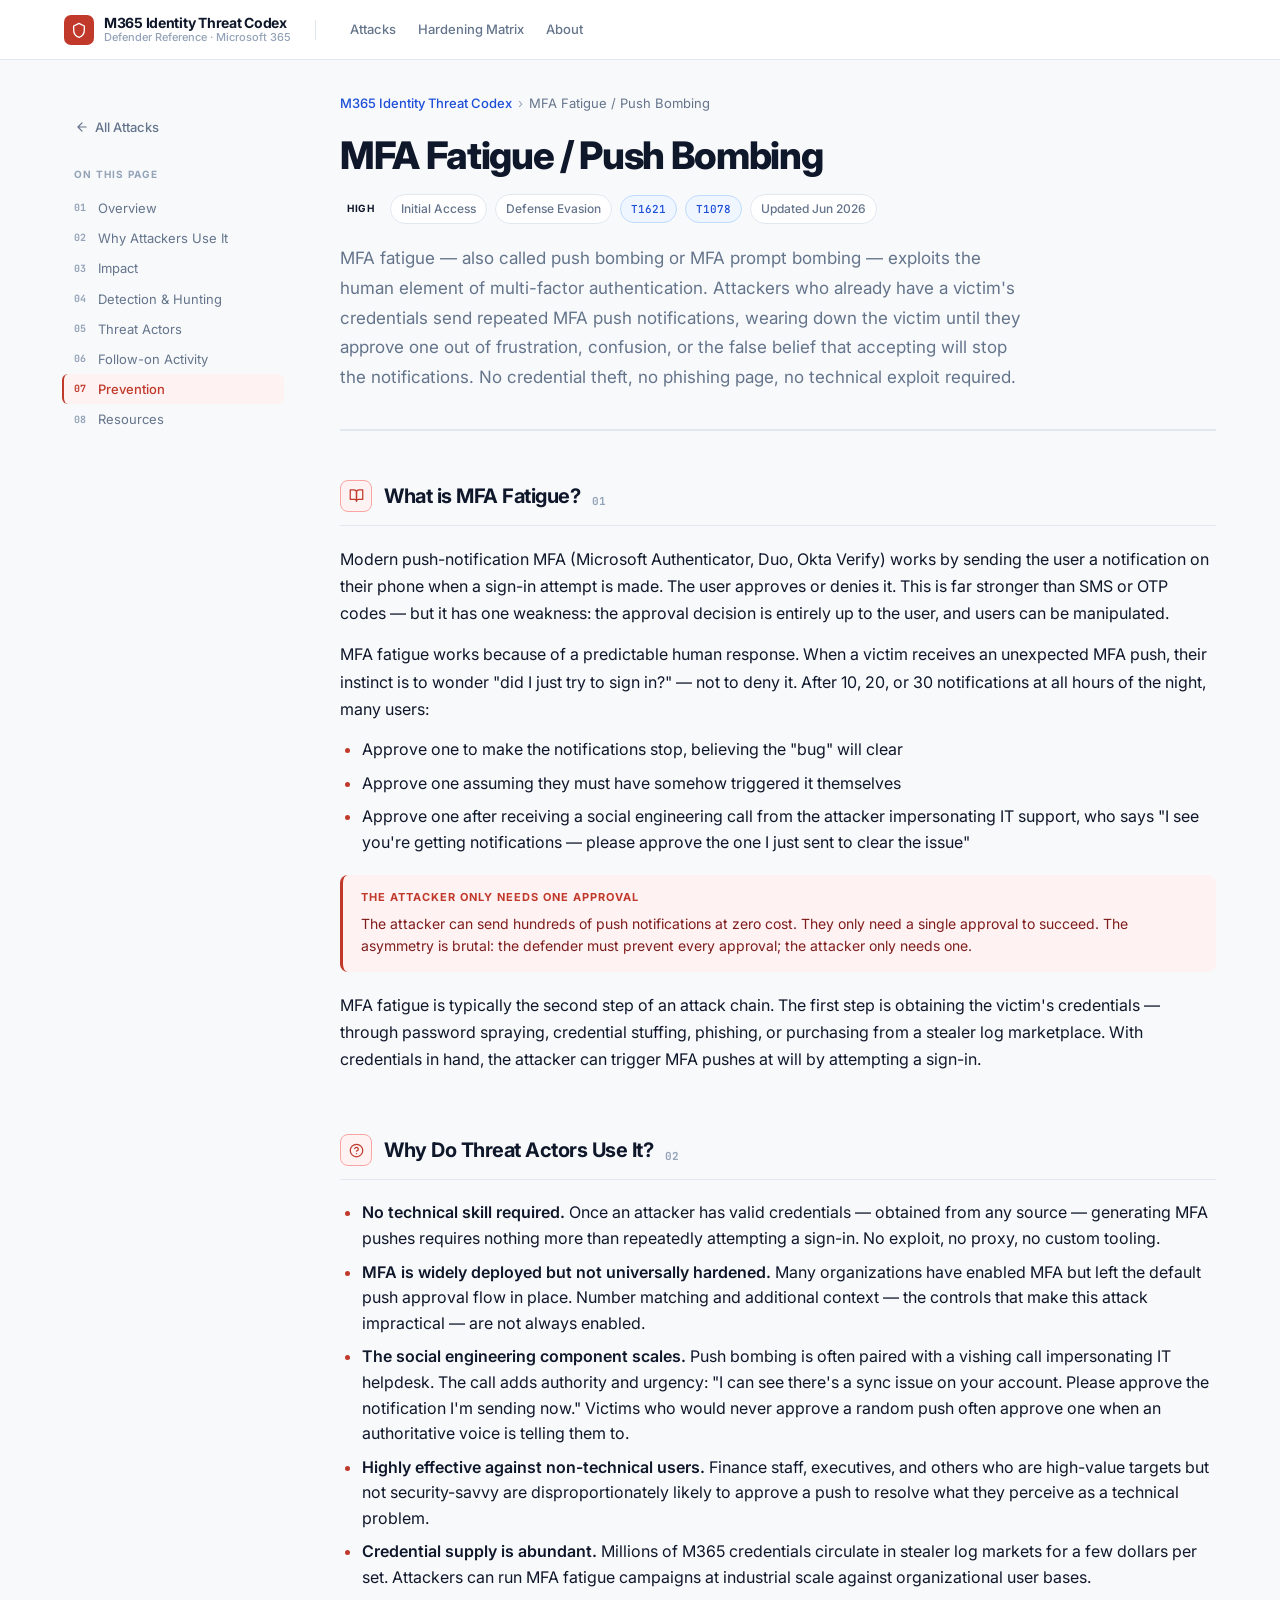
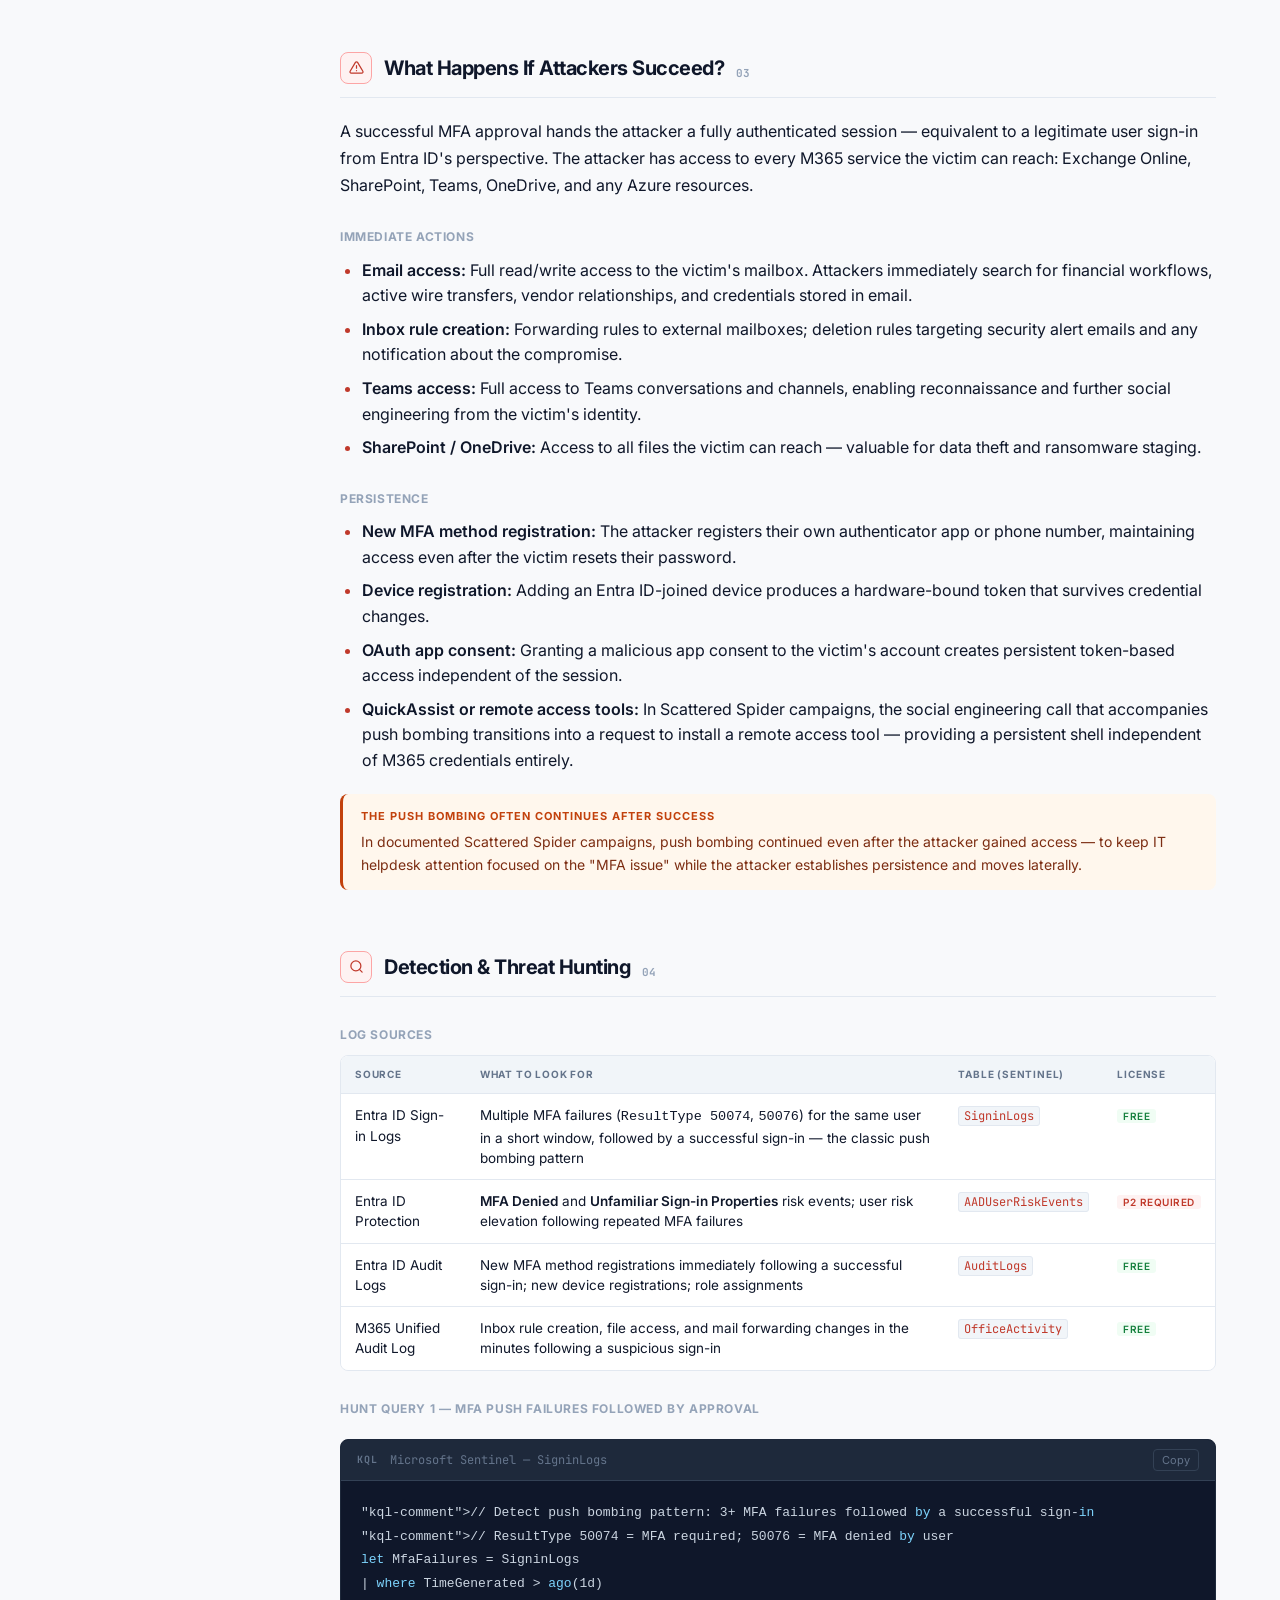
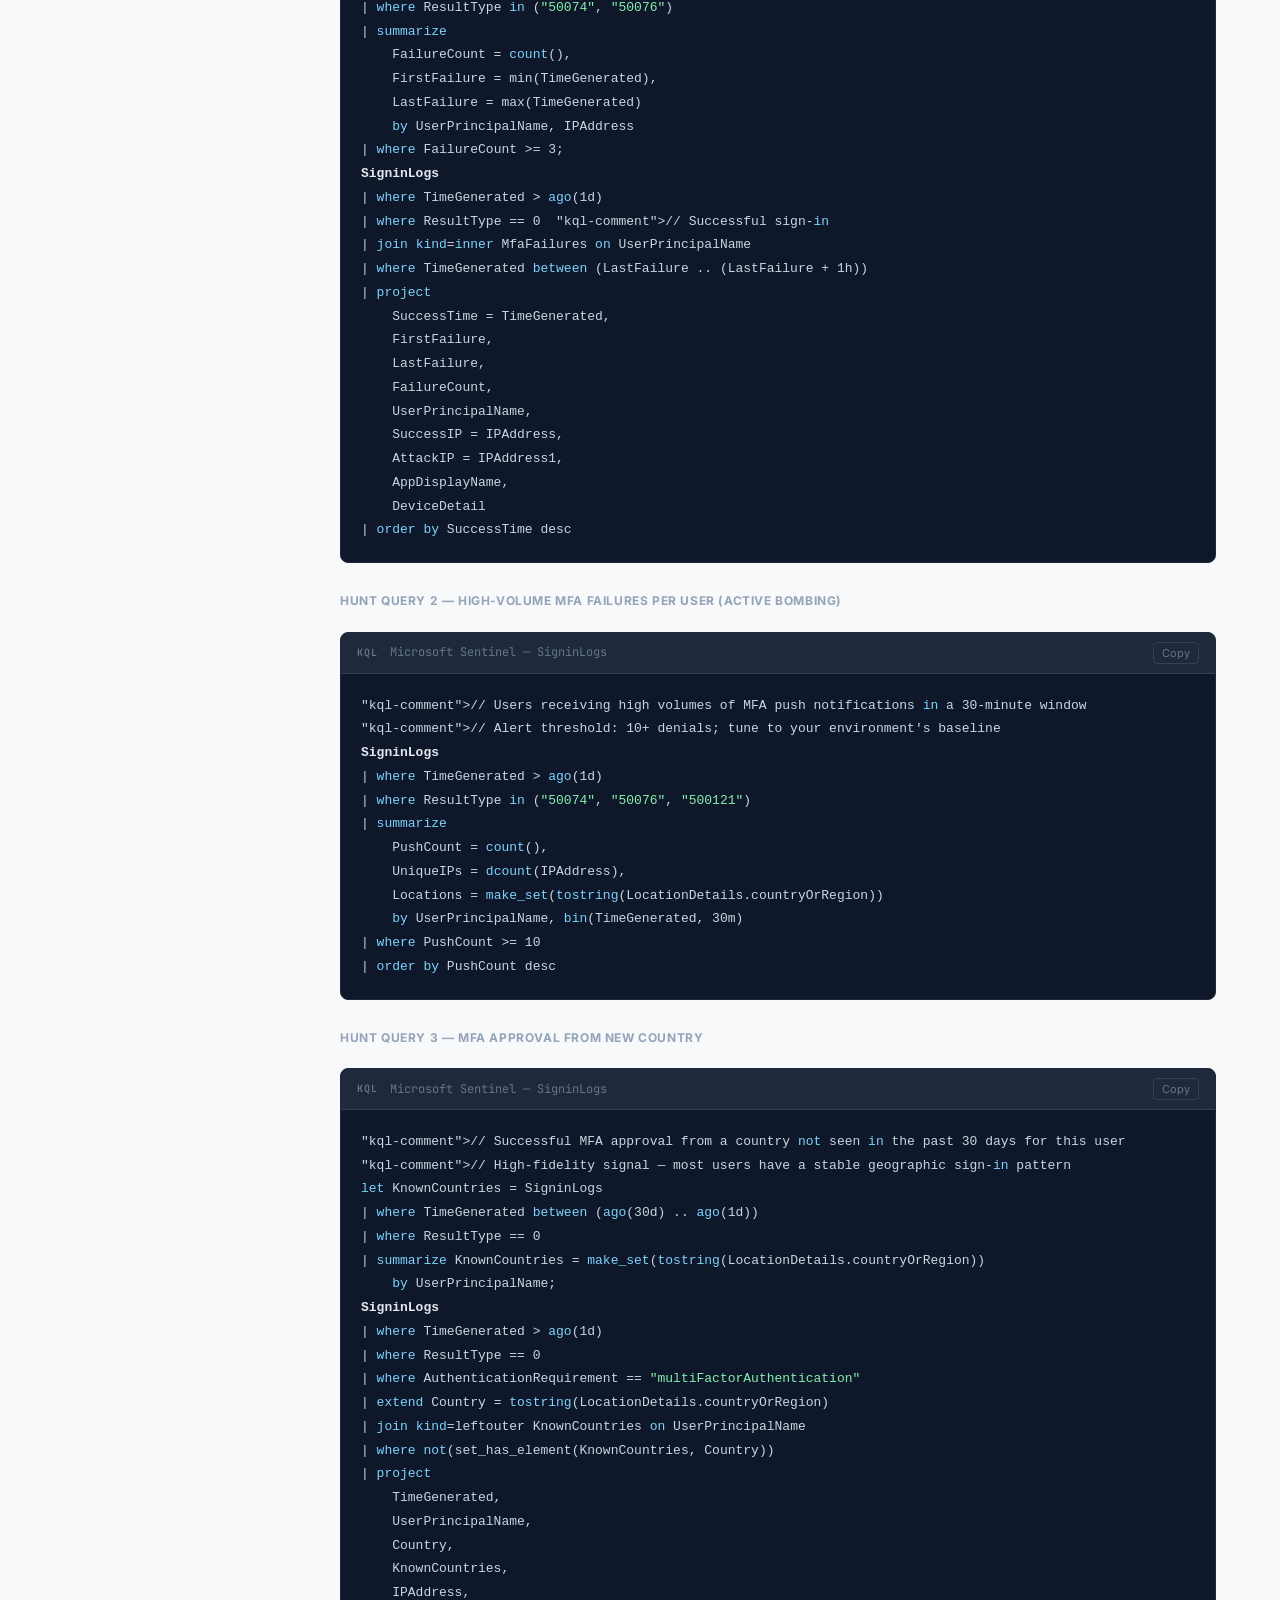
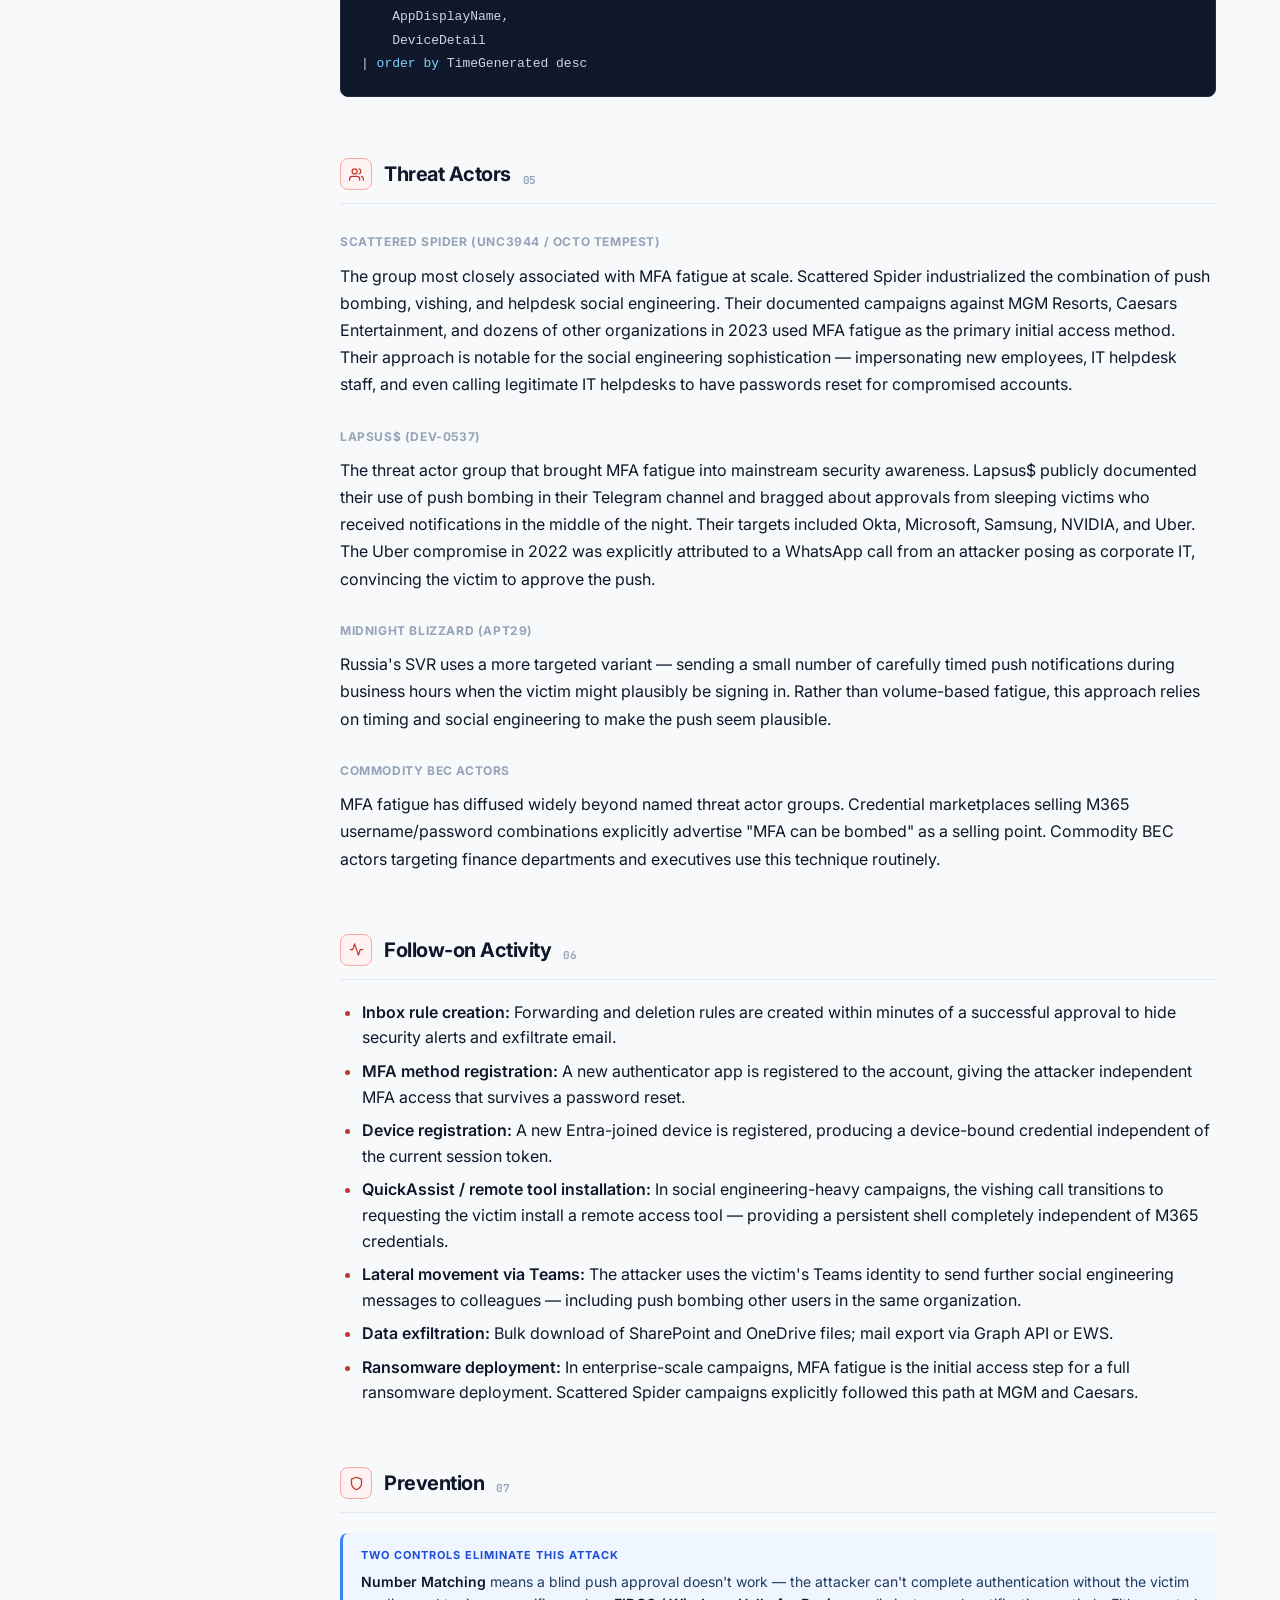
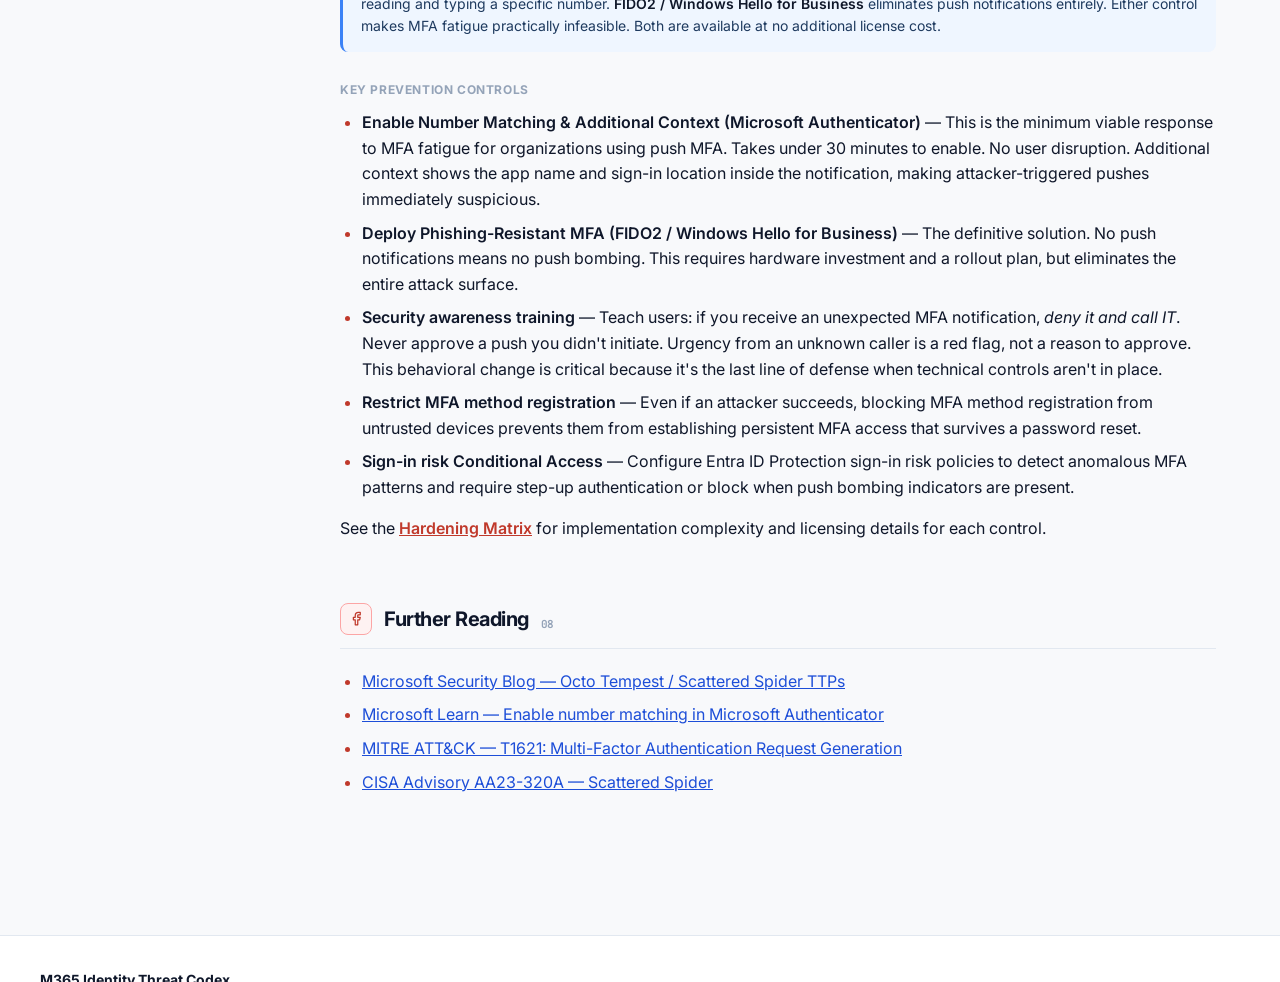
<file: attacks/mfa-fatigue.html>
<!DOCTYPE html>
<html lang="en">
<head>
  <meta charset="UTF-8">
  <meta name="viewport" content="width=device-width, initial-scale=1.0">
  <title>MFA Fatigue / Push Bombing &mdash; M365 Identity Threat Codex</title>
  <meta name="description" content="How MFA fatigue and push bombing work in Microsoft 365 attacks, detection queries, threat actors, and hardening steps for defenders.">
  <link rel="stylesheet" href="../assets/style.css">
  <link rel="icon" type="image/svg+xml" href="data:image/svg+xml,<svg xmlns='http://www.w3.org/2000/svg' viewBox='0 0 32 32'><rect width='32' height='32' rx='7' fill='%23c0392b'/><path d='M16 7l7 4v6c0 5-3 8-7 9-4-1-7-4-7-9V11z' fill='white' stroke='none'/></svg>">
</head>
<body>

<!-- ── NAV ──────────────────────────────────────────────────── -->
<nav class="site-nav">
  <div class="nav-inner">
    <a class="site-brand" href="../index.html">
      <div class="brand-icon">
        <svg viewBox="0 0 24 24" fill="none" stroke="white" stroke-width="2" stroke-linecap="round" stroke-linejoin="round"><path d="M12 2L4 6v6c0 6 3.5 9.5 8 11 4.5-1.5 8-5 8-11V6z"/></svg>
      </div>
      <div class="brand-name">
        M365 Identity Threat Codex
        <span class="brand-sub">Defender Reference · Microsoft 365</span>
      </div>
    </a>
    <div class="nav-divider"></div>
    <div class="nav-links">
      <a href="../index.html">Attacks</a>
      <a href="../hardening.html">Hardening Matrix</a>
      <a href="../index.html#about">About</a>
    </div>
  </div>
</nav>

<!-- ── LAYOUT ───────────────────────────────────────────────── -->
<div class="attack-page">

  <!-- ── SIDEBAR ── -->
  <aside class="attack-sidebar">
    <a class="toc-back" href="../index.html">
      <svg viewBox="0 0 24 24"><path d="M19 12H5M12 19l-7-7 7-7"/></svg>
      All Attacks
    </a>
    <div class="toc-label">On this page</div>
    <ul class="toc-list">
      <li><a href="#overview"><span class="toc-num">01</span> Overview</a></li>
      <li><a href="#why-used"><span class="toc-num">02</span> Why Attackers Use It</a></li>
      <li><a href="#impact"><span class="toc-num">03</span> Impact</a></li>
      <li><a href="#detection"><span class="toc-num">04</span> Detection &amp; Hunting</a></li>
      <li><a href="#threat-actors"><span class="toc-num">05</span> Threat Actors</a></li>
      <li><a href="#follow-on"><span class="toc-num">06</span> Follow-on Activity</a></li>
      <li><a href="#prevention"><span class="toc-num">07</span> Prevention</a></li>
      <li><a href="#resources"><span class="toc-num">08</span> Resources</a></li>
    </ul>
  </aside>

  <!-- ── MAIN CONTENT ── -->
  <main class="attack-content">

    <div class="attack-breadcrumb">
      <a href="../index.html">M365 Identity Threat Codex</a>
      <span class="sep">&rsaquo;</span>
      <span>MFA Fatigue / Push Bombing</span>
    </div>

    <header class="attack-header">
      <h1 class="attack-title">MFA Fatigue / Push Bombing</h1>
      <div class="attack-meta">
        <span class="sev-badge sev-high">High</span>
        <span class="meta-pill">Initial Access</span>
        <span class="meta-pill">Defense Evasion</span>
        <span class="meta-pill mitre">T1621</span>
        <span class="meta-pill mitre">T1078</span>
        <span class="meta-pill">Updated Jun 2026</span>
      </div>
      <p class="attack-summary">
        MFA fatigue — also called push bombing or MFA prompt bombing — exploits the human element of multi-factor authentication. Attackers who already have a victim's credentials send repeated MFA push notifications, wearing down the victim until they approve one out of frustration, confusion, or the false belief that accepting will stop the notifications. No credential theft, no phishing page, no technical exploit required.
      </p>
    </header>

    <!-- ── 01 OVERVIEW ── -->
    <section id="overview" class="attack-section">
      <h2 class="section-heading">
        <span class="section-icon">
          <svg viewBox="0 0 24 24"><path d="M2 3h6a4 4 0 0 1 4 4v14a3 3 0 0 0-3-3H2z"/><path d="M22 3h-6a4 4 0 0 0-4 4v14a3 3 0 0 1 3-3h7z"/></svg>
        </span>
        What is MFA Fatigue?
        <span class="section-num">01</span>
      </h2>

      <p>
        Modern push-notification MFA (Microsoft Authenticator, Duo, Okta Verify) works by sending the user a notification on their phone when a sign-in attempt is made. The user approves or denies it. This is far stronger than SMS or OTP codes — but it has one weakness: the approval decision is entirely up to the user, and users can be manipulated.
      </p>
      <p>
        MFA fatigue works because of a predictable human response. When a victim receives an unexpected MFA push, their instinct is to wonder "did I just try to sign in?" — not to deny it. After 10, 20, or 30 notifications at all hours of the night, many users:
      </p>
      <ul>
        <li>Approve one to make the notifications stop, believing the "bug" will clear</li>
        <li>Approve one assuming they must have somehow triggered it themselves</li>
        <li>Approve one after receiving a social engineering call from the attacker impersonating IT support, who says "I see you're getting notifications — please approve the one I just sent to clear the issue"</li>
      </ul>

      <div class="callout callout-danger">
        <span class="callout-title">The Attacker Only Needs One Approval</span>
        <p>The attacker can send hundreds of push notifications at zero cost. They only need a single approval to succeed. The asymmetry is brutal: the defender must prevent every approval; the attacker only needs one.</p>
      </div>

      <p>
        MFA fatigue is typically the second step of an attack chain. The first step is obtaining the victim's credentials — through password spraying, credential stuffing, phishing, or purchasing from a stealer log marketplace. With credentials in hand, the attacker can trigger MFA pushes at will by attempting a sign-in.
      </p>
    </section>

    <!-- ── 02 WHY USED ── -->
    <section id="why-used" class="attack-section">
      <h2 class="section-heading">
        <span class="section-icon">
          <svg viewBox="0 0 24 24"><circle cx="12" cy="12" r="10"/><path d="M9.09 9a3 3 0 0 1 5.83 1c0 2-3 3-3 3"/><path d="M12 17h.01"/></svg>
        </span>
        Why Do Threat Actors Use It?
        <span class="section-num">02</span>
      </h2>

      <ul>
        <li><strong>No technical skill required.</strong> Once an attacker has valid credentials — obtained from any source — generating MFA pushes requires nothing more than repeatedly attempting a sign-in. No exploit, no proxy, no custom tooling.</li>
        <li><strong>MFA is widely deployed but not universally hardened.</strong> Many organizations have enabled MFA but left the default push approval flow in place. Number matching and additional context — the controls that make this attack impractical — are not always enabled.</li>
        <li><strong>The social engineering component scales.</strong> Push bombing is often paired with a vishing call impersonating IT helpdesk. The call adds authority and urgency: "I can see there's a sync issue on your account. Please approve the notification I'm sending now." Victims who would never approve a random push often approve one when an authoritative voice is telling them to.</li>
        <li><strong>Highly effective against non-technical users.</strong> Finance staff, executives, and others who are high-value targets but not security-savvy are disproportionately likely to approve a push to resolve what they perceive as a technical problem.</li>
        <li><strong>Credential supply is abundant.</strong> Millions of M365 credentials circulate in stealer log markets for a few dollars per set. Attackers can run MFA fatigue campaigns at industrial scale against organizational user bases.</li>
      </ul>
    </section>

    <!-- ── 03 IMPACT ── -->
    <section id="impact" class="attack-section">
      <h2 class="section-heading">
        <span class="section-icon">
          <svg viewBox="0 0 24 24"><path d="M10.29 3.86L1.82 18a2 2 0 0 0 1.71 3h16.94a2 2 0 0 0 1.71-3L13.71 3.86a2 2 0 0 0-3.42 0z"/><line x1="12" y1="9" x2="12" y2="13"/><line x1="12" y1="17" x2="12.01" y2="17"/></svg>
        </span>
        What Happens If Attackers Succeed?
        <span class="section-num">03</span>
      </h2>

      <p>
        A successful MFA approval hands the attacker a fully authenticated session — equivalent to a legitimate user sign-in from Entra ID's perspective. The attacker has access to every M365 service the victim can reach: Exchange Online, SharePoint, Teams, OneDrive, and any Azure resources.
      </p>

      <h3>Immediate Actions</h3>
      <ul>
        <li><strong>Email access:</strong> Full read/write access to the victim's mailbox. Attackers immediately search for financial workflows, active wire transfers, vendor relationships, and credentials stored in email.</li>
        <li><strong>Inbox rule creation:</strong> Forwarding rules to external mailboxes; deletion rules targeting security alert emails and any notification about the compromise.</li>
        <li><strong>Teams access:</strong> Full access to Teams conversations and channels, enabling reconnaissance and further social engineering from the victim's identity.</li>
        <li><strong>SharePoint / OneDrive:</strong> Access to all files the victim can reach — valuable for data theft and ransomware staging.</li>
      </ul>

      <h3>Persistence</h3>
      <ul>
        <li><strong>New MFA method registration:</strong> The attacker registers their own authenticator app or phone number, maintaining access even after the victim resets their password.</li>
        <li><strong>Device registration:</strong> Adding an Entra ID-joined device produces a hardware-bound token that survives credential changes.</li>
        <li><strong>OAuth app consent:</strong> Granting a malicious app consent to the victim's account creates persistent token-based access independent of the session.</li>
        <li><strong>QuickAssist or remote access tools:</strong> In Scattered Spider campaigns, the social engineering call that accompanies push bombing transitions into a request to install a remote access tool — providing a persistent shell independent of M365 credentials entirely.</li>
      </ul>

      <div class="callout callout-warning">
        <span class="callout-title">The Push Bombing Often Continues After Success</span>
        <p>In documented Scattered Spider campaigns, push bombing continued even after the attacker gained access — to keep IT helpdesk attention focused on the "MFA issue" while the attacker establishes persistence and moves laterally.</p>
      </div>
    </section>

    <!-- ── 04 DETECTION ── -->
    <section id="detection" class="attack-section">
      <h2 class="section-heading">
        <span class="section-icon">
          <svg viewBox="0 0 24 24"><circle cx="11" cy="11" r="8"/><path d="m21 21-4.35-4.35"/></svg>
        </span>
        Detection &amp; Threat Hunting
        <span class="section-num">04</span>
      </h2>

      <h3>Log Sources</h3>
      <div class="log-table-wrap">
        <table class="log-table">
          <thead>
            <tr>
              <th>Source</th>
              <th>What to Look For</th>
              <th>Table (Sentinel)</th>
              <th>License</th>
            </tr>
          </thead>
          <tbody>
            <tr>
              <td class="log-source">Entra ID Sign-in Logs</td>
              <td>Multiple MFA failures (<code>ResultType 50074</code>, <code>50076</code>) for the same user in a short window, followed by a successful sign-in — the classic push bombing pattern</td>
              <td><code class="inline">SigninLogs</code></td>
              <td><span class="req-badge req-free">Free</span></td>
            </tr>
            <tr>
              <td class="log-source">Entra ID Protection</td>
              <td><strong>MFA Denied</strong> and <strong>Unfamiliar Sign-in Properties</strong> risk events; user risk elevation following repeated MFA failures</td>
              <td><code class="inline">AADUserRiskEvents</code></td>
              <td><span class="req-badge req-p1">P2 Required</span></td>
            </tr>
            <tr>
              <td class="log-source">Entra ID Audit Logs</td>
              <td>New MFA method registrations immediately following a successful sign-in; new device registrations; role assignments</td>
              <td><code class="inline">AuditLogs</code></td>
              <td><span class="req-badge req-free">Free</span></td>
            </tr>
            <tr>
              <td class="log-source">M365 Unified Audit Log</td>
              <td>Inbox rule creation, file access, and mail forwarding changes in the minutes following a suspicious sign-in</td>
              <td><code class="inline">OfficeActivity</code></td>
              <td><span class="req-badge req-free">Free</span></td>
            </tr>
          </tbody>
        </table>
      </div>

      <h3>Hunt Query 1 — MFA Push Failures Followed by Approval</h3>
      <div class="code-block" data-lang="kql">
        <div class="code-header">
          <span class="code-lang">KQL</span>
          <span class="code-desc">Microsoft Sentinel &mdash; SigninLogs</span>
          <button class="copy-btn">Copy</button>
        </div>
        <div class="code-body">
          <pre><code>// Detect push bombing pattern: 3+ MFA failures followed by a successful sign-in
// ResultType 50074 = MFA required; 50076 = MFA denied by user
let MfaFailures = SigninLogs
| where TimeGenerated > ago(1d)
| where ResultType in ("50074", "50076")
| summarize
    FailureCount = count(),
    FirstFailure = min(TimeGenerated),
    LastFailure = max(TimeGenerated)
    by UserPrincipalName, IPAddress
| where FailureCount >= 3;
SigninLogs
| where TimeGenerated > ago(1d)
| where ResultType == 0  // Successful sign-in
| join kind=inner MfaFailures on UserPrincipalName
| where TimeGenerated between (LastFailure .. (LastFailure + 1h))
| project
    SuccessTime = TimeGenerated,
    FirstFailure,
    LastFailure,
    FailureCount,
    UserPrincipalName,
    SuccessIP = IPAddress,
    AttackIP = IPAddress1,
    AppDisplayName,
    DeviceDetail
| order by SuccessTime desc</code></pre>
        </div>
      </div>

      <h3>Hunt Query 2 — High-Volume MFA Failures per User (Active Bombing)</h3>
      <div class="code-block" data-lang="kql">
        <div class="code-header">
          <span class="code-lang">KQL</span>
          <span class="code-desc">Microsoft Sentinel &mdash; SigninLogs</span>
          <button class="copy-btn">Copy</button>
        </div>
        <div class="code-body">
          <pre><code>// Users receiving high volumes of MFA push notifications in a 30-minute window
// Alert threshold: 10+ denials; tune to your environment's baseline
SigninLogs
| where TimeGenerated > ago(1d)
| where ResultType in ("50074", "50076", "500121")
| summarize
    PushCount = count(),
    UniqueIPs = dcount(IPAddress),
    Locations = make_set(tostring(LocationDetails.countryOrRegion))
    by UserPrincipalName, bin(TimeGenerated, 30m)
| where PushCount >= 10
| order by PushCount desc</code></pre>
        </div>
      </div>

      <h3>Hunt Query 3 — MFA Approval from New Country</h3>
      <div class="code-block" data-lang="kql">
        <div class="code-header">
          <span class="code-lang">KQL</span>
          <span class="code-desc">Microsoft Sentinel &mdash; SigninLogs</span>
          <button class="copy-btn">Copy</button>
        </div>
        <div class="code-body">
          <pre><code>// Successful MFA approval from a country not seen in the past 30 days for this user
// High-fidelity signal — most users have a stable geographic sign-in pattern
let KnownCountries = SigninLogs
| where TimeGenerated between (ago(30d) .. ago(1d))
| where ResultType == 0
| summarize KnownCountries = make_set(tostring(LocationDetails.countryOrRegion))
    by UserPrincipalName;
SigninLogs
| where TimeGenerated > ago(1d)
| where ResultType == 0
| where AuthenticationRequirement == "multiFactorAuthentication"
| extend Country = tostring(LocationDetails.countryOrRegion)
| join kind=leftouter KnownCountries on UserPrincipalName
| where not(set_has_element(KnownCountries, Country))
| project
    TimeGenerated,
    UserPrincipalName,
    Country,
    KnownCountries,
    IPAddress,
    AppDisplayName,
    DeviceDetail
| order by TimeGenerated desc</code></pre>
        </div>
      </div>
    </section>

    <!-- ── 05 THREAT ACTORS ── -->
    <section id="threat-actors" class="attack-section">
      <h2 class="section-heading">
        <span class="section-icon">
          <svg viewBox="0 0 24 24"><path d="M17 21v-2a4 4 0 0 0-4-4H5a4 4 0 0 0-4 4v2"/><circle cx="9" cy="7" r="4"/><path d="M23 21v-2a4 4 0 0 0-3-3.87"/><path d="M16 3.13a4 4 0 0 1 0 7.75"/></svg>
        </span>
        Threat Actors
        <span class="section-num">05</span>
      </h2>

      <h3>Scattered Spider (UNC3944 / Octo Tempest)</h3>
      <p>
        The group most closely associated with MFA fatigue at scale. Scattered Spider industrialized the combination of push bombing, vishing, and helpdesk social engineering. Their documented campaigns against MGM Resorts, Caesars Entertainment, and dozens of other organizations in 2023 used MFA fatigue as the primary initial access method. Their approach is notable for the social engineering sophistication — impersonating new employees, IT helpdesk staff, and even calling legitimate IT helpdesks to have passwords reset for compromised accounts.
      </p>

      <h3>Lapsus$ (DEV-0537)</h3>
      <p>
        The threat actor group that brought MFA fatigue into mainstream security awareness. Lapsus$ publicly documented their use of push bombing in their Telegram channel and bragged about approvals from sleeping victims who received notifications in the middle of the night. Their targets included Okta, Microsoft, Samsung, NVIDIA, and Uber. The Uber compromise in 2022 was explicitly attributed to a WhatsApp call from an attacker posing as corporate IT, convincing the victim to approve the push.
      </p>

      <h3>Midnight Blizzard (APT29)</h3>
      <p>
        Russia's SVR uses a more targeted variant — sending a small number of carefully timed push notifications during business hours when the victim might plausibly be signing in. Rather than volume-based fatigue, this approach relies on timing and social engineering to make the push seem plausible.
      </p>

      <h3>Commodity BEC Actors</h3>
      <p>
        MFA fatigue has diffused widely beyond named threat actor groups. Credential marketplaces selling M365 username/password combinations explicitly advertise "MFA can be bombed" as a selling point. Commodity BEC actors targeting finance departments and executives use this technique routinely.
      </p>
    </section>

    <!-- ── 06 FOLLOW-ON ── -->
    <section id="follow-on" class="attack-section">
      <h2 class="section-heading">
        <span class="section-icon">
          <svg viewBox="0 0 24 24"><polyline points="22 12 18 12 15 21 9 3 6 12 2 12"/></svg>
        </span>
        Follow-on Activity
        <span class="section-num">06</span>
      </h2>

      <ul>
        <li><strong>Inbox rule creation:</strong> Forwarding and deletion rules are created within minutes of a successful approval to hide security alerts and exfiltrate email.</li>
        <li><strong>MFA method registration:</strong> A new authenticator app is registered to the account, giving the attacker independent MFA access that survives a password reset.</li>
        <li><strong>Device registration:</strong> A new Entra-joined device is registered, producing a device-bound credential independent of the current session token.</li>
        <li><strong>QuickAssist / remote tool installation:</strong> In social engineering-heavy campaigns, the vishing call transitions to requesting the victim install a remote access tool — providing a persistent shell completely independent of M365 credentials.</li>
        <li><strong>Lateral movement via Teams:</strong> The attacker uses the victim's Teams identity to send further social engineering messages to colleagues — including push bombing other users in the same organization.</li>
        <li><strong>Data exfiltration:</strong> Bulk download of SharePoint and OneDrive files; mail export via Graph API or EWS.</li>
        <li><strong>Ransomware deployment:</strong> In enterprise-scale campaigns, MFA fatigue is the initial access step for a full ransomware deployment. Scattered Spider campaigns explicitly followed this path at MGM and Caesars.</li>
      </ul>
    </section>

    <!-- ── 07 PREVENTION ── -->
    <section id="prevention" class="attack-section">
      <h2 class="section-heading">
        <span class="section-icon">
          <svg viewBox="0 0 24 24"><path d="M12 22s8-4 8-10V5l-8-3-8 3v7c0 6 8 10 8 10z"/></svg>
        </span>
        Prevention
        <span class="section-num">07</span>
      </h2>

      <div class="callout callout-info">
        <span class="callout-title">Two Controls Eliminate This Attack</span>
        <p><strong>Number Matching</strong> means a blind push approval doesn't work — the attacker can't complete authentication without the victim reading and typing a specific number. <strong>FIDO2 / Windows Hello for Business</strong> eliminates push notifications entirely. Either control makes MFA fatigue practically infeasible. Both are available at no additional license cost.</p>
      </div>

      <h3>Key Prevention Controls</h3>
      <ul>
        <li>
          <strong>Enable Number Matching &amp; Additional Context (Microsoft Authenticator)</strong> — This is the minimum viable response to MFA fatigue for organizations using push MFA. Takes under 30 minutes to enable. No user disruption. Additional context shows the app name and sign-in location inside the notification, making attacker-triggered pushes immediately suspicious.
        </li>
        <li>
          <strong>Deploy Phishing-Resistant MFA (FIDO2 / Windows Hello for Business)</strong> — The definitive solution. No push notifications means no push bombing. This requires hardware investment and a rollout plan, but eliminates the entire attack surface.
        </li>
        <li>
          <strong>Security awareness training</strong> — Teach users: if you receive an unexpected MFA notification, <em>deny it and call IT</em>. Never approve a push you didn't initiate. Urgency from an unknown caller is a red flag, not a reason to approve. This behavioral change is critical because it's the last line of defense when technical controls aren't in place.
        </li>
        <li>
          <strong>Restrict MFA method registration</strong> — Even if an attacker succeeds, blocking MFA method registration from untrusted devices prevents them from establishing persistent MFA access that survives a password reset.
        </li>
        <li>
          <strong>Sign-in risk Conditional Access</strong> — Configure Entra ID Protection sign-in risk policies to detect anomalous MFA patterns and require step-up authentication or block when push bombing indicators are present.
        </li>
      </ul>

      <p>See the <a href="../hardening.html" style="color:var(--accent);font-weight:600;">Hardening Matrix</a> for implementation complexity and licensing details for each control.</p>
    </section>

    <!-- ── 08 RESOURCES ── -->
    <section id="resources" class="attack-section">
      <h2 class="section-heading">
        <span class="section-icon">
          <svg viewBox="0 0 24 24"><path d="M18 2h-3a5 5 0 0 0-5 5v3H7v4h3v8h4v-8h3l1-4h-4V7a1 1 0 0 1 1-1h3z"/></svg>
        </span>
        Further Reading
        <span class="section-num">08</span>
      </h2>

      <ul>
        <li><a href="https://www.microsoft.com/en-us/security/blog/2022/09/22/malicious-oauth-applications-used-to-compromise-email-servers-and-spread-spam/" target="_blank" rel="noopener">Microsoft Security Blog — Octo Tempest / Scattered Spider TTPs</a></li>
        <li><a href="https://learn.microsoft.com/en-us/entra/identity/authentication/how-to-mfa-number-match" target="_blank" rel="noopener">Microsoft Learn — Enable number matching in Microsoft Authenticator</a></li>
        <li><a href="https://attack.mitre.org/techniques/T1621/" target="_blank" rel="noopener">MITRE ATT&amp;CK — T1621: Multi-Factor Authentication Request Generation</a></li>
        <li><a href="https://www.cisa.gov/sites/default/files/2023-11/aa23-320a_scattered_spider.pdf" target="_blank" rel="noopener">CISA Advisory AA23-320A — Scattered Spider</a></li>
      </ul>
    </section>

  </main>
</div>

<!-- ── FOOTER ────────────────────────────────────────────────── -->
<footer class="site-footer">
  <div class="footer-inner">
    <div>
      <div class="footer-brand">M365 Identity Threat Codex</div>
      <div class="footer-sub">Built by <a href="https://github.com/jogit91" target="_blank" rel="noopener">Jake Ouellette</a> &middot; Hosted on GitHub Pages</div>
    </div>
    <div class="footer-links">
      <a href="../index.html">All Attacks</a>
      <a href="../hardening.html">Hardening Matrix</a>
      <a href="https://github.com/jogit91/identity_threat_codex" target="_blank" rel="noopener">GitHub</a>
    </div>
  </div>
</footer>

<script src="../assets/main.js"></script>
</body>
</html>
</file>
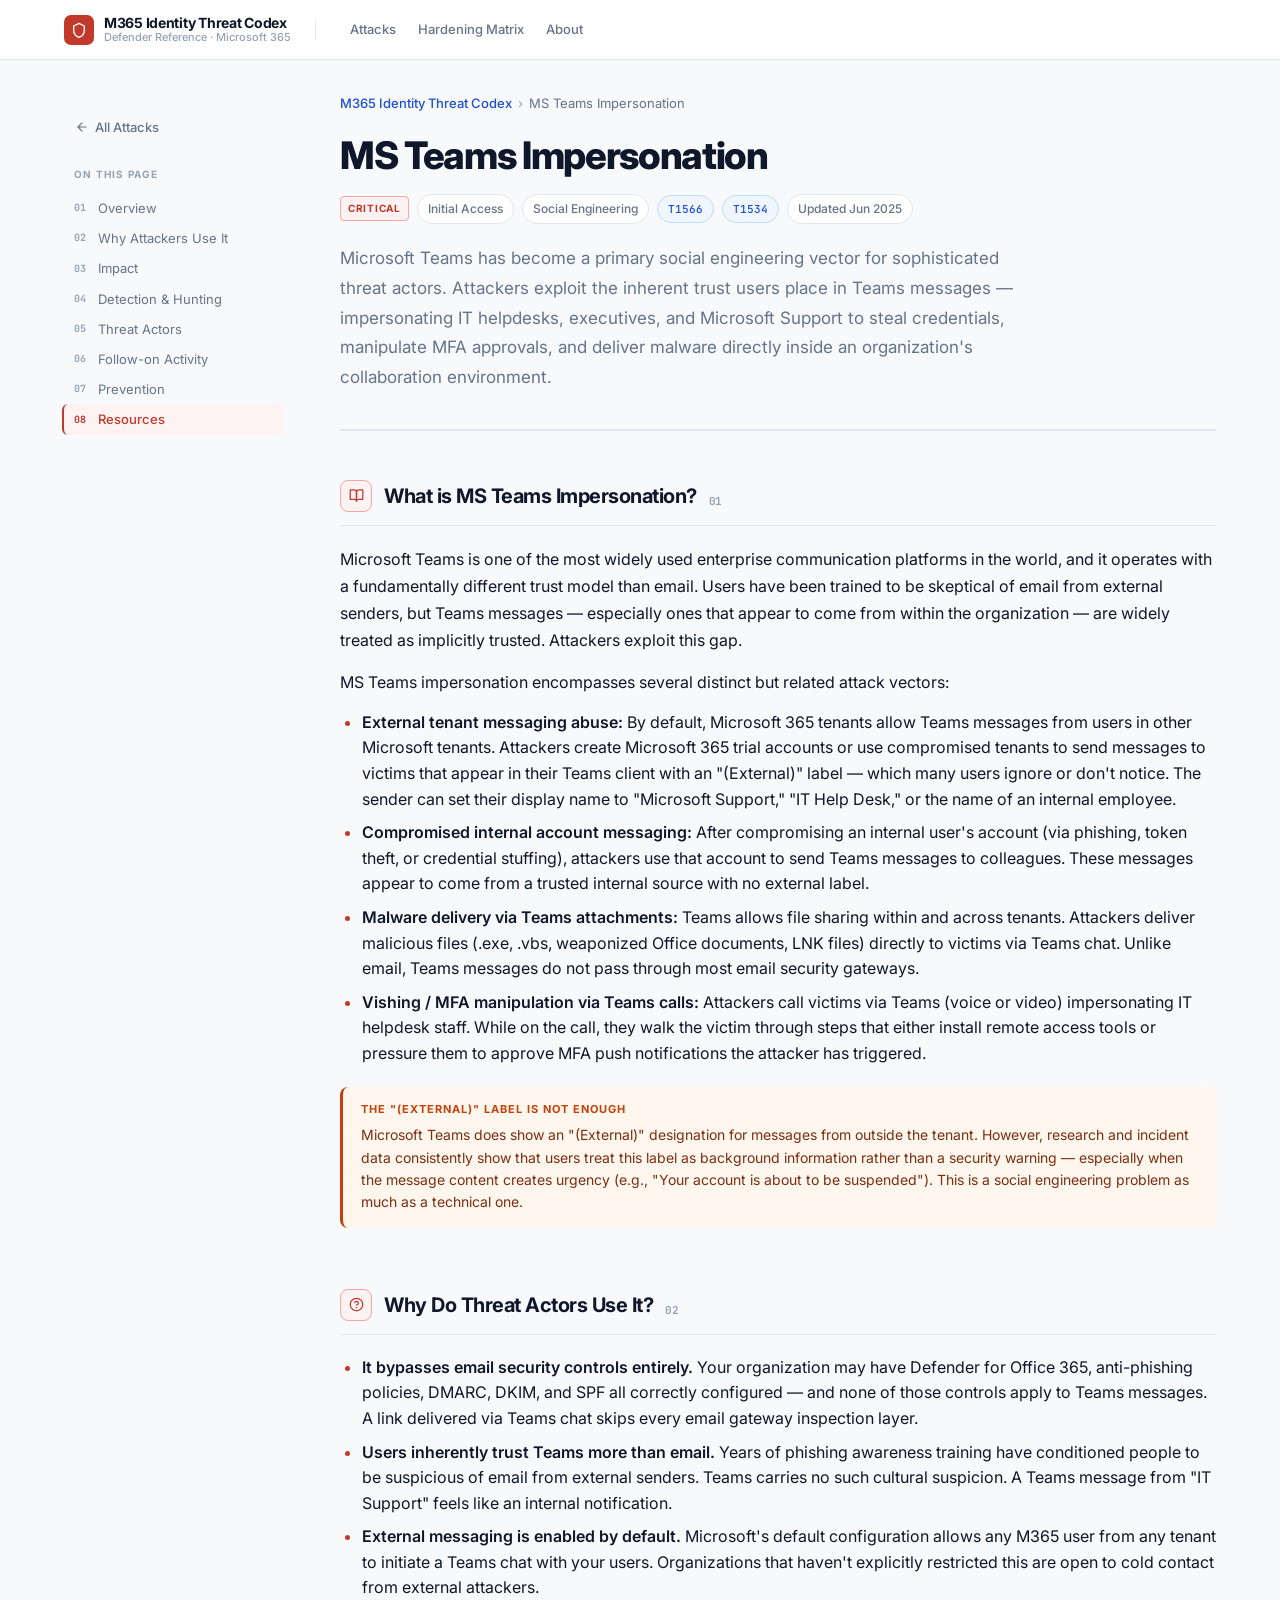
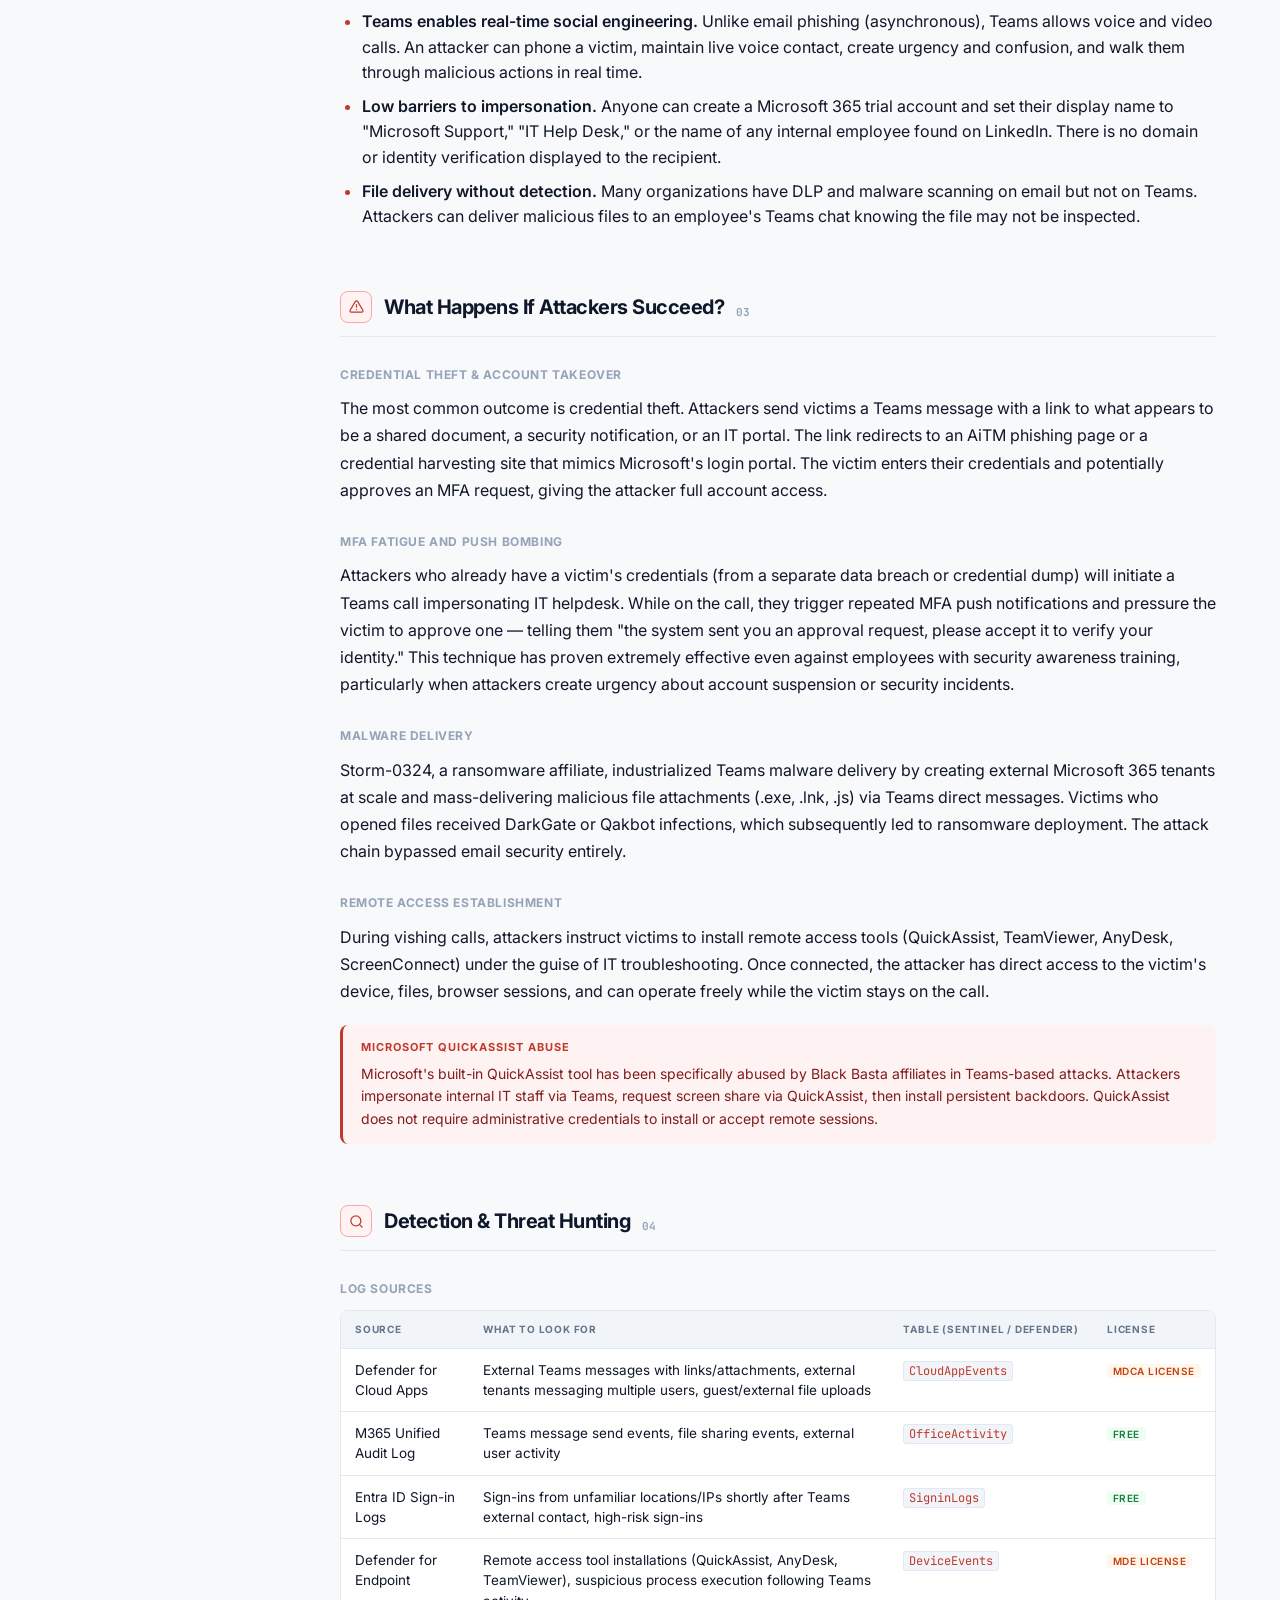
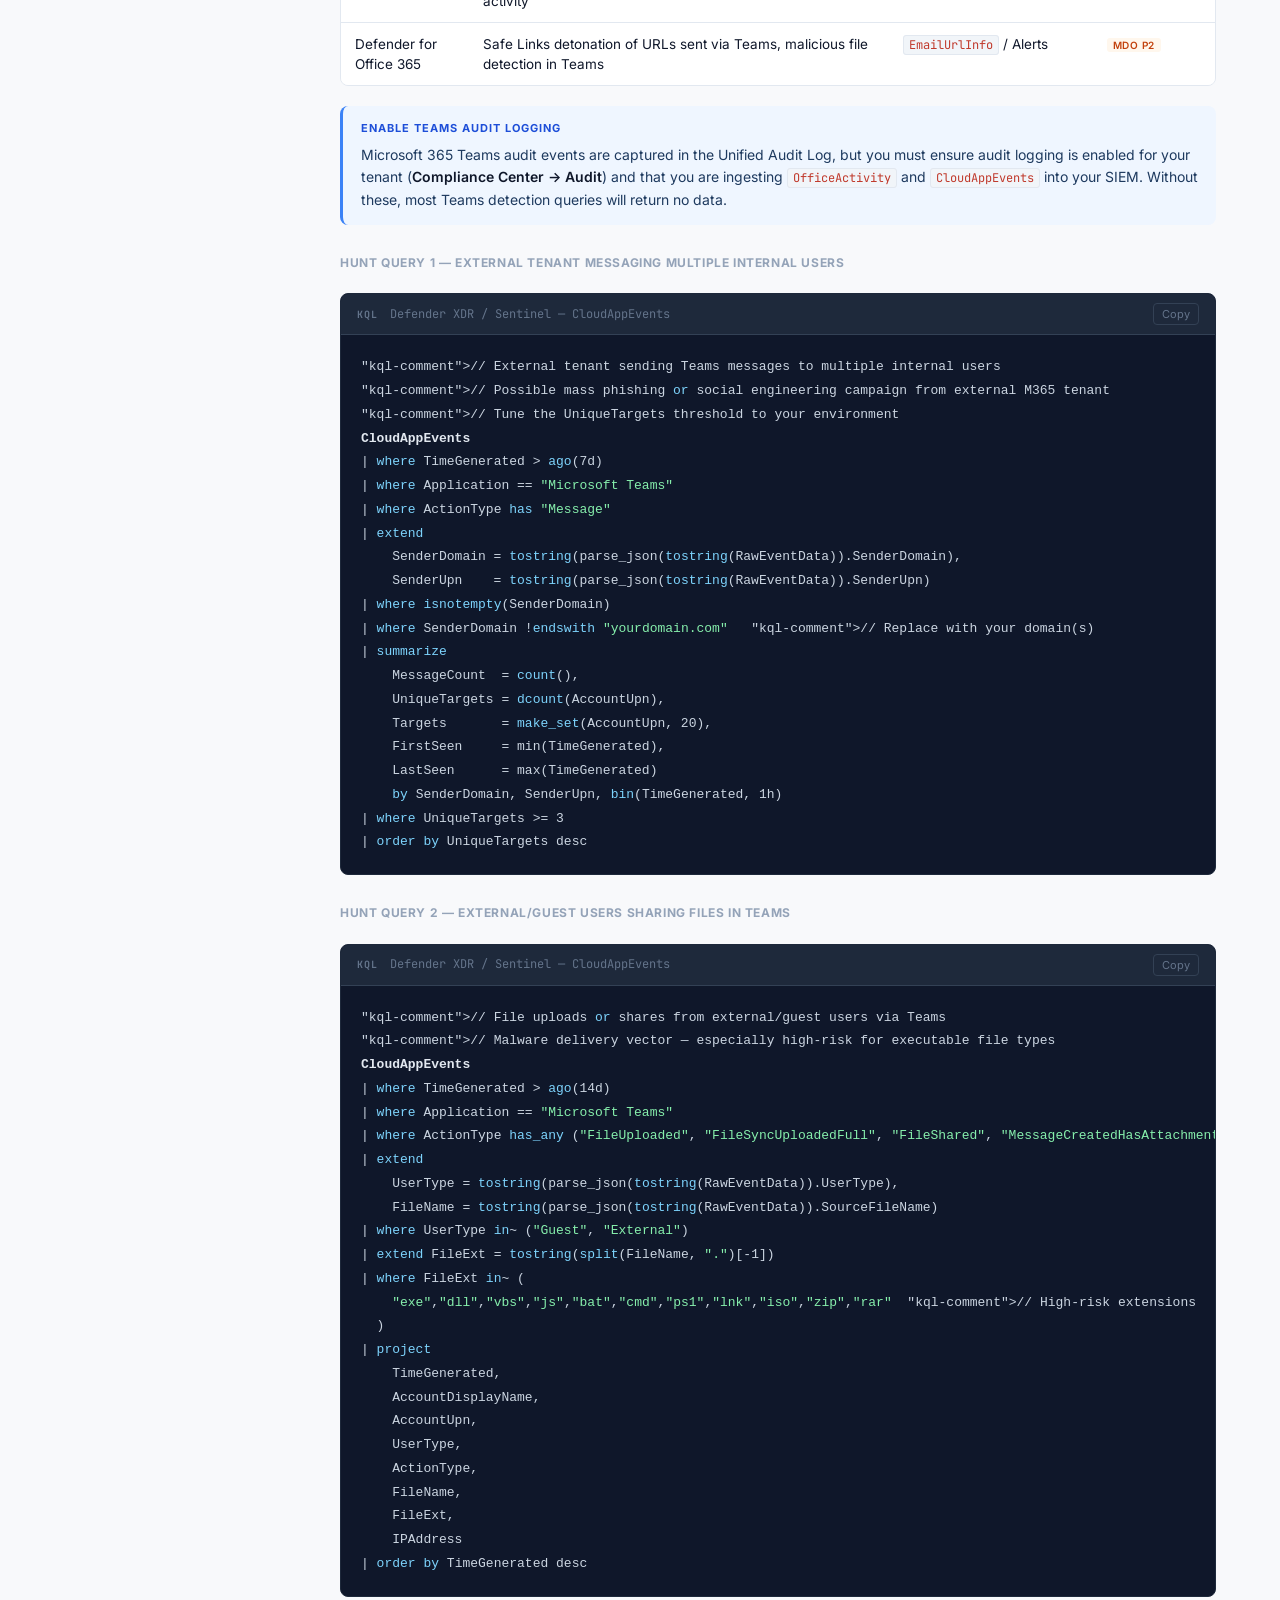
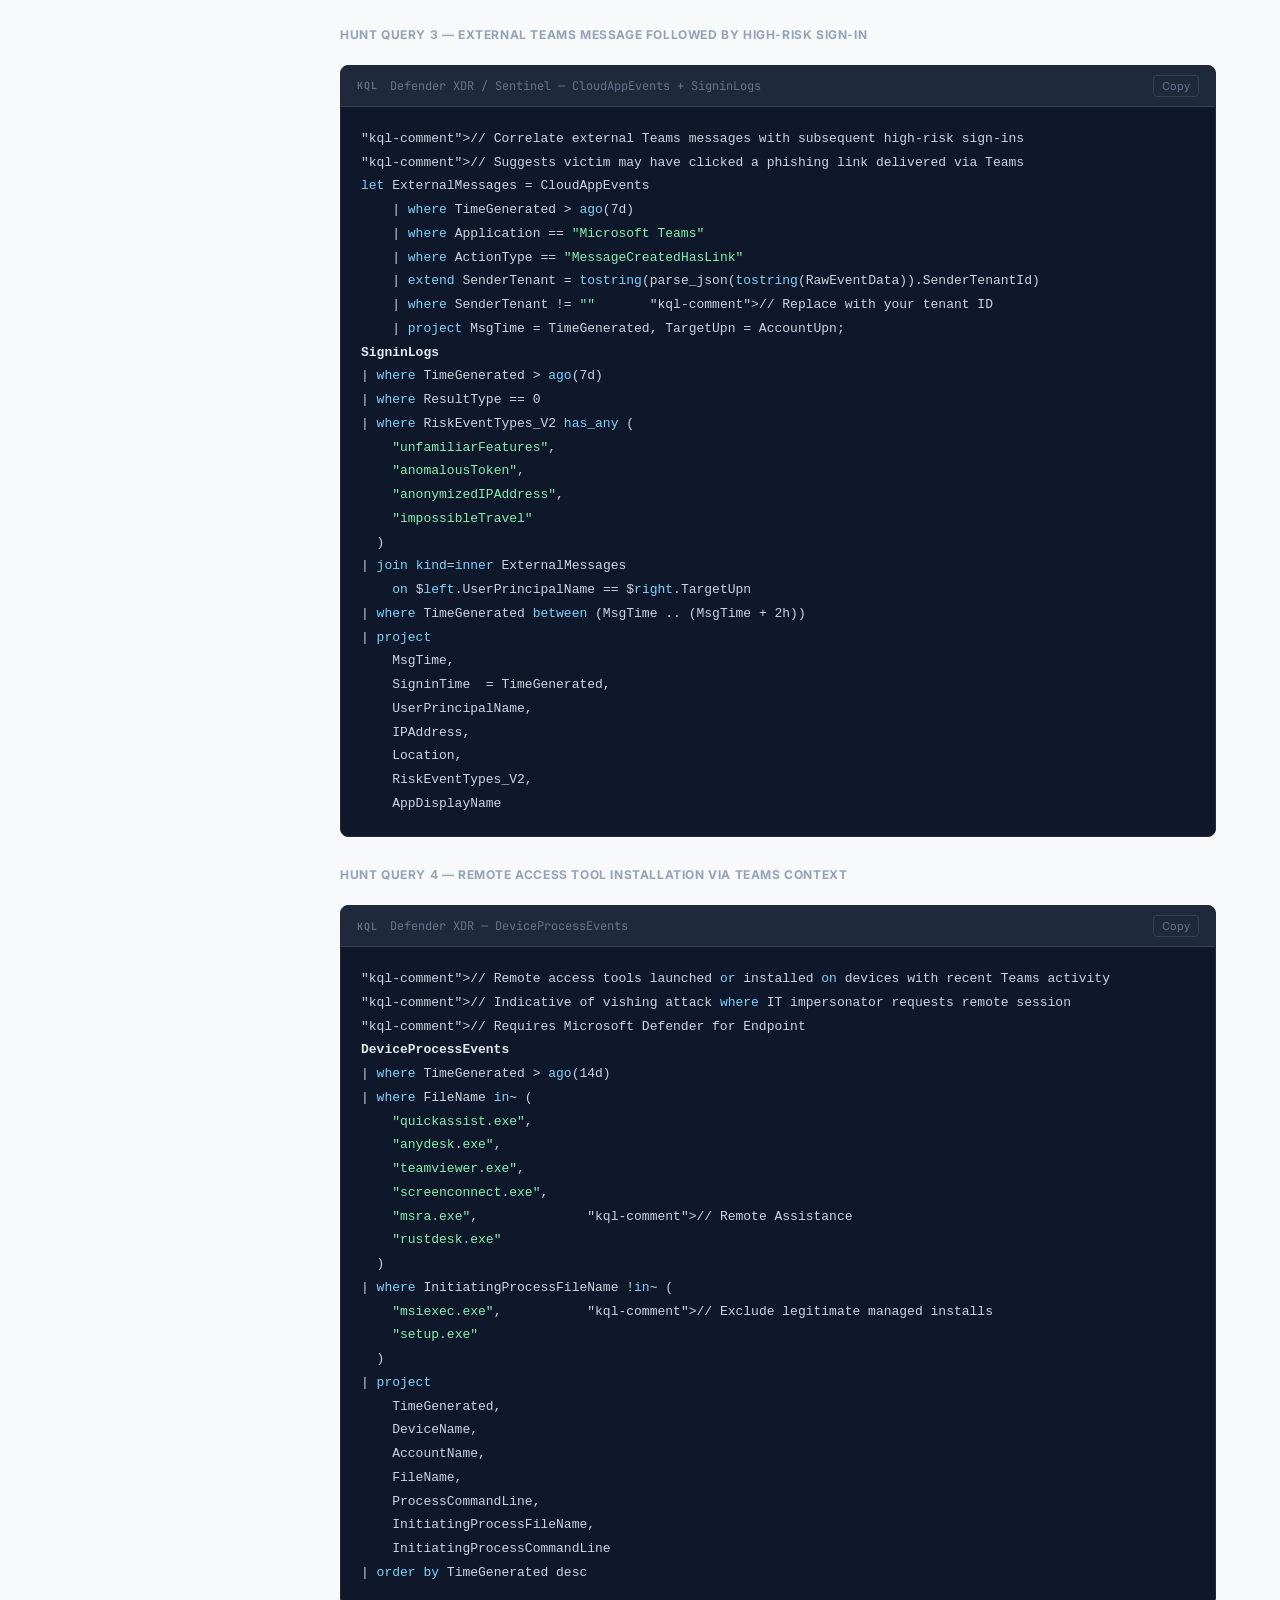
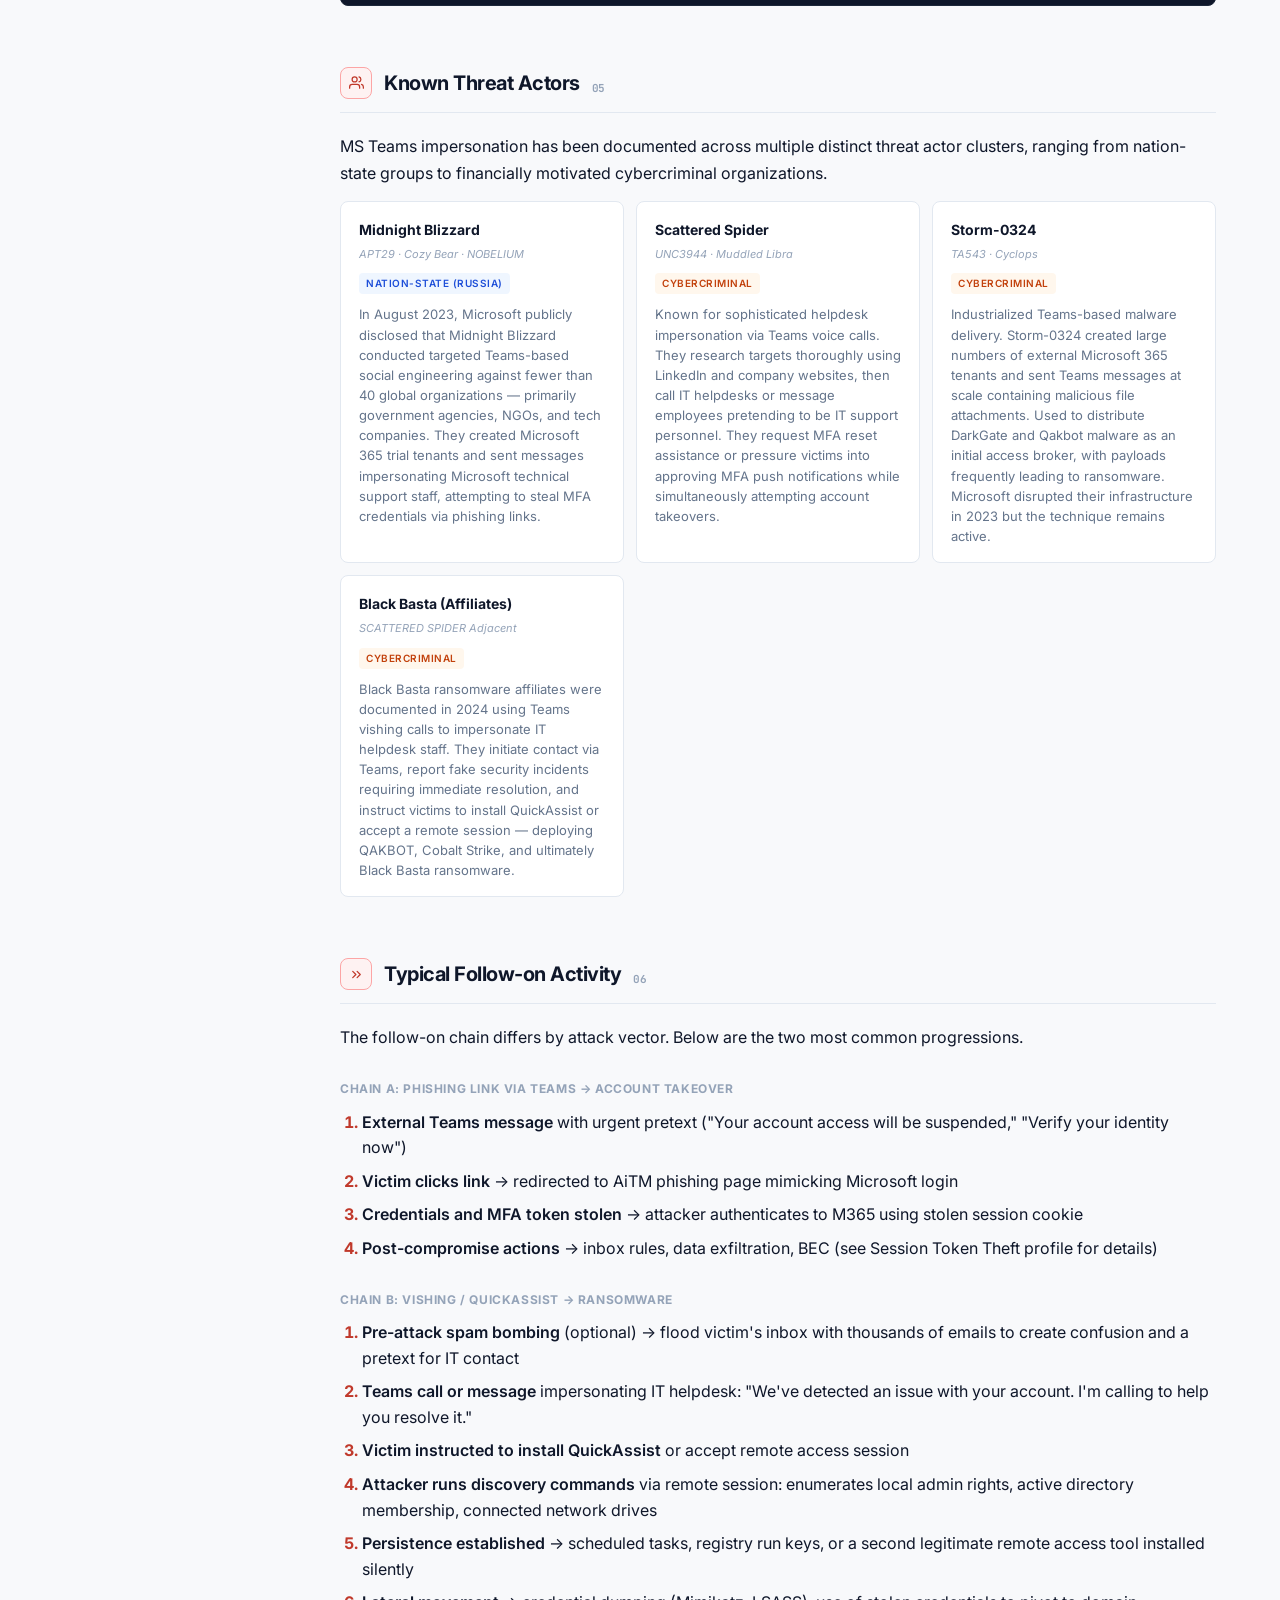
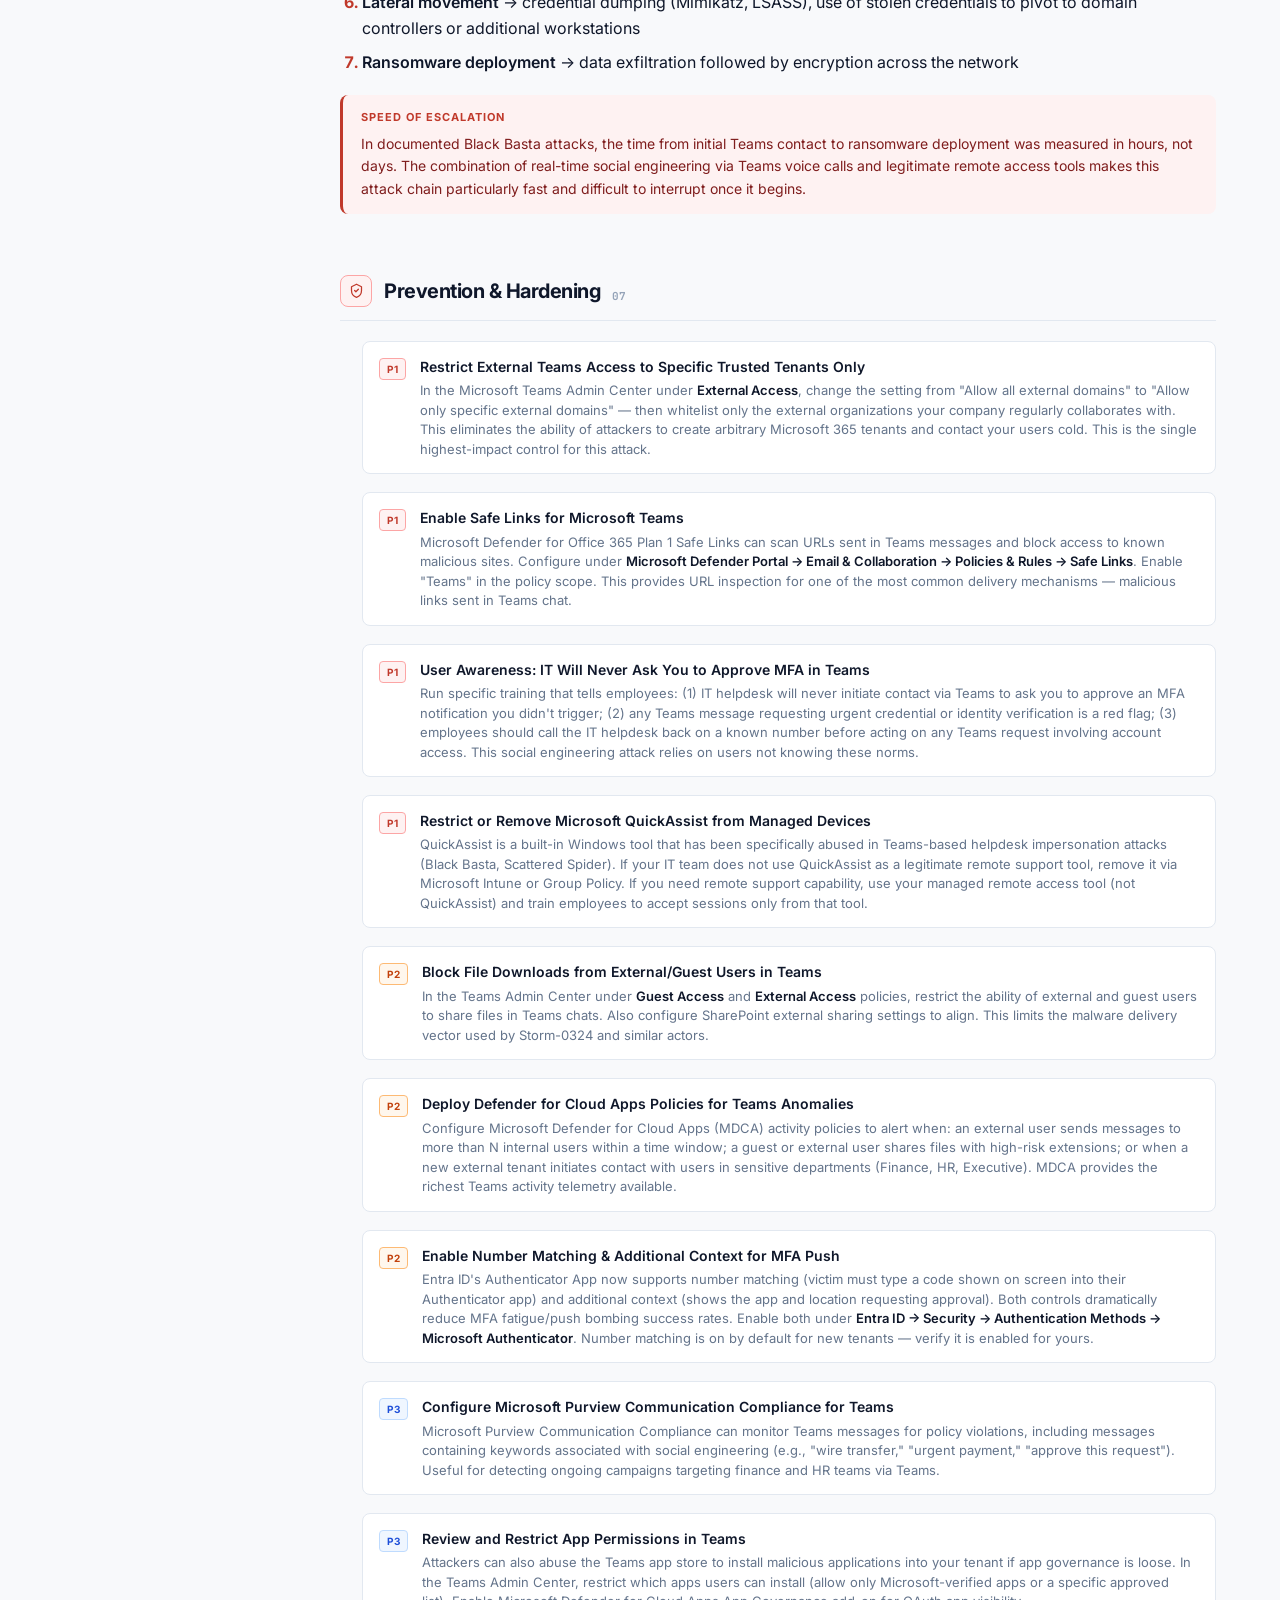
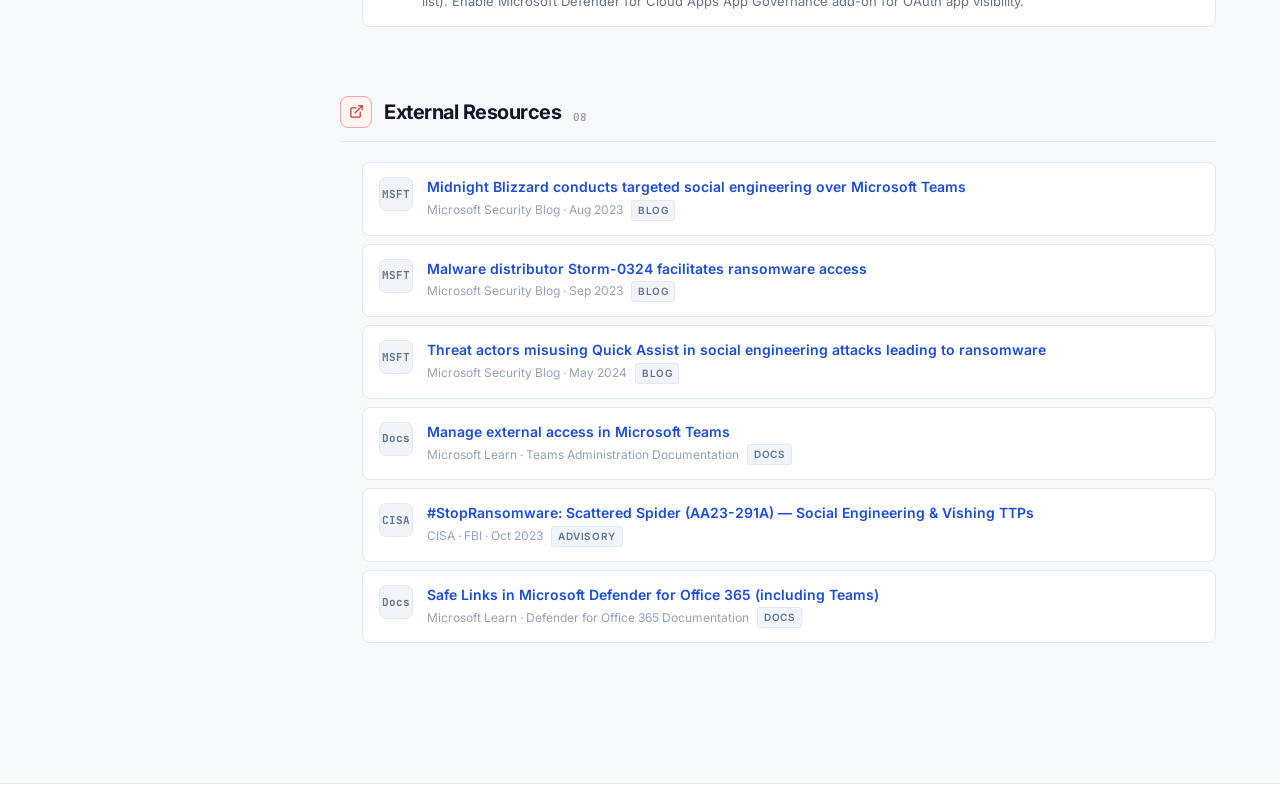
<file: attacks/ms-teams-impersonation.html>
<!DOCTYPE html>
<html lang="en">
<head>
  <meta charset="UTF-8">
  <meta name="viewport" content="width=device-width, initial-scale=1.0">
  <title>MS Teams Impersonation &mdash; M365 Identity Threat Codex</title>
  <meta name="description" content="Everything defenders need to know about Microsoft Teams impersonation attacks: how it works, detection queries, threat actors, and hardening steps.">
  <link rel="stylesheet" href="../assets/style.css">
  <link rel="icon" type="image/svg+xml" href="data:image/svg+xml,<svg xmlns='http://www.w3.org/2000/svg' viewBox='0 0 32 32'><rect width='32' height='32' rx='7' fill='%23c0392b'/><path d='M16 7l7 4v6c0 5-3 8-7 9-4-1-7-4-7-9V11z' fill='white' stroke='none'/></svg>">
</head>
<body>

<!-- ── NAV ──────────────────────────────────────────────────── -->
<nav class="site-nav">
  <div class="nav-inner">
    <a class="site-brand" href="../index.html">
      <div class="brand-icon">
        <svg viewBox="0 0 24 24" fill="none" stroke="white" stroke-width="2" stroke-linecap="round" stroke-linejoin="round"><path d="M12 2L4 6v6c0 6 3.5 9.5 8 11 4.5-1.5 8-5 8-11V6z"/></svg>
      </div>
      <div class="brand-name">
        M365 Identity Threat Codex
        <span class="brand-sub">Defender Reference · Microsoft 365</span>
      </div>
    </a>
    <div class="nav-divider"></div>
    <div class="nav-links">
      <a href="../index.html">Attacks</a>
      <a href="../hardening.html">Hardening Matrix</a>
      <a href="../index.html#about">About</a>
    </div>
  </div>
</nav>

<!-- ── LAYOUT ───────────────────────────────────────────────── -->
<div class="attack-page">

  <!-- ── SIDEBAR ── -->
  <aside class="attack-sidebar">
    <a class="toc-back" href="../index.html">
      <svg viewBox="0 0 24 24"><path d="M19 12H5M12 19l-7-7 7-7"/></svg>
      All Attacks
    </a>
    <div class="toc-label">On this page</div>
    <ul class="toc-list">
      <li><a href="#overview"><span class="toc-num">01</span> Overview</a></li>
      <li><a href="#why-used"><span class="toc-num">02</span> Why Attackers Use It</a></li>
      <li><a href="#impact"><span class="toc-num">03</span> Impact</a></li>
      <li><a href="#detection"><span class="toc-num">04</span> Detection &amp; Hunting</a></li>
      <li><a href="#threat-actors"><span class="toc-num">05</span> Threat Actors</a></li>
      <li><a href="#follow-on"><span class="toc-num">06</span> Follow-on Activity</a></li>
      <li><a href="#prevention"><span class="toc-num">07</span> Prevention</a></li>
      <li><a href="#resources"><span class="toc-num">08</span> Resources</a></li>
    </ul>
  </aside>

  <!-- ── MAIN CONTENT ── -->
  <main class="attack-content">

    <div class="attack-breadcrumb">
      <a href="../index.html">M365 Identity Threat Codex</a>
      <span class="sep">&rsaquo;</span>
      <span>MS Teams Impersonation</span>
    </div>

    <header class="attack-header">
      <h1 class="attack-title">MS Teams Impersonation</h1>
      <div class="attack-meta">
        <span class="sev-badge sev-critical">Critical</span>
        <span class="meta-pill">Initial Access</span>
        <span class="meta-pill">Social Engineering</span>
        <span class="meta-pill mitre">T1566</span>
        <span class="meta-pill mitre">T1534</span>
        <span class="meta-pill">Updated Jun 2025</span>
      </div>
      <p class="attack-summary">
        Microsoft Teams has become a primary social engineering vector for sophisticated threat actors. Attackers exploit the inherent trust users place in Teams messages — impersonating IT helpdesks, executives, and Microsoft Support to steal credentials, manipulate MFA approvals, and deliver malware directly inside an organization's collaboration environment.
      </p>
    </header>

    <!-- ── 01 OVERVIEW ── -->
    <section id="overview" class="attack-section">
      <h2 class="section-heading">
        <span class="section-icon">
          <svg viewBox="0 0 24 24"><path d="M2 3h6a4 4 0 0 1 4 4v14a3 3 0 0 0-3-3H2z"/><path d="M22 3h-6a4 4 0 0 0-4 4v14a3 3 0 0 1 3-3h7z"/></svg>
        </span>
        What is MS Teams Impersonation?
        <span class="section-num">01</span>
      </h2>

      <p>
        Microsoft Teams is one of the most widely used enterprise communication platforms in the world, and it operates with a fundamentally different trust model than email. Users have been trained to be skeptical of email from external senders, but Teams messages — especially ones that appear to come from within the organization — are widely treated as implicitly trusted. Attackers exploit this gap.
      </p>

      <p>MS Teams impersonation encompasses several distinct but related attack vectors:</p>

      <ul>
        <li>
          <strong>External tenant messaging abuse:</strong> By default, Microsoft 365 tenants allow Teams messages from users in other Microsoft tenants. Attackers create Microsoft 365 trial accounts or use compromised tenants to send messages to victims that appear in their Teams client with an "(External)" label — which many users ignore or don't notice. The sender can set their display name to "Microsoft Support," "IT Help Desk," or the name of an internal employee.
        </li>
        <li>
          <strong>Compromised internal account messaging:</strong> After compromising an internal user's account (via phishing, token theft, or credential stuffing), attackers use that account to send Teams messages to colleagues. These messages appear to come from a trusted internal source with no external label.
        </li>
        <li>
          <strong>Malware delivery via Teams attachments:</strong> Teams allows file sharing within and across tenants. Attackers deliver malicious files (.exe, .vbs, weaponized Office documents, LNK files) directly to victims via Teams chat. Unlike email, Teams messages do not pass through most email security gateways.
        </li>
        <li>
          <strong>Vishing / MFA manipulation via Teams calls:</strong> Attackers call victims via Teams (voice or video) impersonating IT helpdesk staff. While on the call, they walk the victim through steps that either install remote access tools or pressure them to approve MFA push notifications the attacker has triggered.
        </li>
      </ul>

      <div class="callout callout-warning">
        <span class="callout-title">The "(External)" Label is Not Enough</span>
        <p>Microsoft Teams does show an "(External)" designation for messages from outside the tenant. However, research and incident data consistently show that users treat this label as background information rather than a security warning &mdash; especially when the message content creates urgency (e.g., "Your account is about to be suspended"). This is a social engineering problem as much as a technical one.</p>
      </div>
    </section>

    <!-- ── 02 WHY USED ── -->
    <section id="why-used" class="attack-section">
      <h2 class="section-heading">
        <span class="section-icon">
          <svg viewBox="0 0 24 24"><circle cx="12" cy="12" r="10"/><path d="M9.09 9a3 3 0 0 1 5.83 1c0 2-3 3-3 3"/><path d="M12 17h.01"/></svg>
        </span>
        Why Do Threat Actors Use It?
        <span class="section-num">02</span>
      </h2>

      <ul>
        <li>
          <strong>It bypasses email security controls entirely.</strong> Your organization may have Defender for Office 365, anti-phishing policies, DMARC, DKIM, and SPF all correctly configured — and none of those controls apply to Teams messages. A link delivered via Teams chat skips every email gateway inspection layer.
        </li>
        <li>
          <strong>Users inherently trust Teams more than email.</strong> Years of phishing awareness training have conditioned people to be suspicious of email from external senders. Teams carries no such cultural suspicion. A Teams message from "IT Support" feels like an internal notification.
        </li>
        <li>
          <strong>External messaging is enabled by default.</strong> Microsoft's default configuration allows any M365 user from any tenant to initiate a Teams chat with your users. Organizations that haven't explicitly restricted this are open to cold contact from external attackers.
        </li>
        <li>
          <strong>Teams enables real-time social engineering.</strong> Unlike email phishing (asynchronous), Teams allows voice and video calls. An attacker can phone a victim, maintain live voice contact, create urgency and confusion, and walk them through malicious actions in real time.
        </li>
        <li>
          <strong>Low barriers to impersonation.</strong> Anyone can create a Microsoft 365 trial account and set their display name to "Microsoft Support," "IT Help Desk," or the name of any internal employee found on LinkedIn. There is no domain or identity verification displayed to the recipient.
        </li>
        <li>
          <strong>File delivery without detection.</strong> Many organizations have DLP and malware scanning on email but not on Teams. Attackers can deliver malicious files to an employee's Teams chat knowing the file may not be inspected.
        </li>
      </ul>
    </section>

    <!-- ── 03 IMPACT ── -->
    <section id="impact" class="attack-section">
      <h2 class="section-heading">
        <span class="section-icon">
          <svg viewBox="0 0 24 24"><path d="M10.29 3.86L1.82 18a2 2 0 0 0 1.71 3h16.94a2 2 0 0 0 1.71-3L13.71 3.86a2 2 0 0 0-3.42 0z"/><line x1="12" y1="9" x2="12" y2="13"/><line x1="12" y1="17" x2="12.01" y2="17"/></svg>
        </span>
        What Happens If Attackers Succeed?
        <span class="section-num">03</span>
      </h2>

      <h3>Credential Theft &amp; Account Takeover</h3>
      <p>
        The most common outcome is credential theft. Attackers send victims a Teams message with a link to what appears to be a shared document, a security notification, or an IT portal. The link redirects to an AiTM phishing page or a credential harvesting site that mimics Microsoft's login portal. The victim enters their credentials and potentially approves an MFA request, giving the attacker full account access.
      </p>

      <h3>MFA Fatigue and Push Bombing</h3>
      <p>
        Attackers who already have a victim's credentials (from a separate data breach or credential dump) will initiate a Teams call impersonating IT helpdesk. While on the call, they trigger repeated MFA push notifications and pressure the victim to approve one — telling them "the system sent you an approval request, please accept it to verify your identity." This technique has proven extremely effective even against employees with security awareness training, particularly when attackers create urgency about account suspension or security incidents.
      </p>

      <h3>Malware Delivery</h3>
      <p>
        Storm-0324, a ransomware affiliate, industrialized Teams malware delivery by creating external Microsoft 365 tenants at scale and mass-delivering malicious file attachments (.exe, .lnk, .js) via Teams direct messages. Victims who opened files received DarkGate or Qakbot infections, which subsequently led to ransomware deployment. The attack chain bypassed email security entirely.
      </p>

      <h3>Remote Access Establishment</h3>
      <p>
        During vishing calls, attackers instruct victims to install remote access tools (QuickAssist, TeamViewer, AnyDesk, ScreenConnect) under the guise of IT troubleshooting. Once connected, the attacker has direct access to the victim's device, files, browser sessions, and can operate freely while the victim stays on the call.
      </p>

      <div class="callout callout-danger">
        <span class="callout-title">Microsoft QuickAssist Abuse</span>
        <p>Microsoft's built-in QuickAssist tool has been specifically abused by Black Basta affiliates in Teams-based attacks. Attackers impersonate internal IT staff via Teams, request screen share via QuickAssist, then install persistent backdoors. QuickAssist does not require administrative credentials to install or accept remote sessions.</p>
      </div>
    </section>

    <!-- ── 04 DETECTION ── -->
    <section id="detection" class="attack-section">
      <h2 class="section-heading">
        <span class="section-icon">
          <svg viewBox="0 0 24 24"><circle cx="11" cy="11" r="8"/><path d="m21 21-4.35-4.35"/></svg>
        </span>
        Detection &amp; Threat Hunting
        <span class="section-num">04</span>
      </h2>

      <h3>Log Sources</h3>
      <div class="log-table-wrap">
        <table class="log-table">
          <thead>
            <tr>
              <th>Source</th>
              <th>What to Look For</th>
              <th>Table (Sentinel / Defender)</th>
              <th>License</th>
            </tr>
          </thead>
          <tbody>
            <tr>
              <td class="log-source">Defender for Cloud Apps</td>
              <td>External Teams messages with links/attachments, external tenants messaging multiple users, guest/external file uploads</td>
              <td><code class="inline">CloudAppEvents</code></td>
              <td><span class="req-badge req-p2">MDCA License</span></td>
            </tr>
            <tr>
              <td class="log-source">M365 Unified Audit Log</td>
              <td>Teams message send events, file sharing events, external user activity</td>
              <td><code class="inline">OfficeActivity</code></td>
              <td><span class="req-badge req-free">Free</span></td>
            </tr>
            <tr>
              <td class="log-source">Entra ID Sign-in Logs</td>
              <td>Sign-ins from unfamiliar locations/IPs shortly after Teams external contact, high-risk sign-ins</td>
              <td><code class="inline">SigninLogs</code></td>
              <td><span class="req-badge req-free">Free</span></td>
            </tr>
            <tr>
              <td class="log-source">Defender for Endpoint</td>
              <td>Remote access tool installations (QuickAssist, AnyDesk, TeamViewer), suspicious process execution following Teams activity</td>
              <td><code class="inline">DeviceEvents</code></td>
              <td><span class="req-badge req-p2">MDE License</span></td>
            </tr>
            <tr>
              <td class="log-source">Defender for Office 365</td>
              <td>Safe Links detonation of URLs sent via Teams, malicious file detection in Teams</td>
              <td><code class="inline">EmailUrlInfo</code> / Alerts</td>
              <td><span class="req-badge req-p2">MDO P2</span></td>
            </tr>
          </tbody>
        </table>
      </div>

      <div class="callout callout-info">
        <span class="callout-title">Enable Teams Audit Logging</span>
        <p>Microsoft 365 Teams audit events are captured in the Unified Audit Log, but you must ensure audit logging is enabled for your tenant (<strong>Compliance Center &rarr; Audit</strong>) and that you are ingesting <code class="inline">OfficeActivity</code> and <code class="inline">CloudAppEvents</code> into your SIEM. Without these, most Teams detection queries will return no data.</p>
      </div>

      <h3>Hunt Query 1 — External Tenant Messaging Multiple Internal Users</h3>
      <div class="code-block" data-lang="kql">
        <div class="code-header">
          <span class="code-lang">KQL</span>
          <span class="code-desc">Defender XDR / Sentinel &mdash; CloudAppEvents</span>
          <button class="copy-btn">Copy</button>
        </div>
        <div class="code-body">
          <pre><code>// External tenant sending Teams messages to multiple internal users
// Possible mass phishing or social engineering campaign from external M365 tenant
// Tune the UniqueTargets threshold to your environment
CloudAppEvents
| where TimeGenerated > ago(7d)
| where Application == "Microsoft Teams"
| where ActionType has "Message"
| extend
    SenderDomain = tostring(parse_json(tostring(RawEventData)).SenderDomain),
    SenderUpn    = tostring(parse_json(tostring(RawEventData)).SenderUpn)
| where isnotempty(SenderDomain)
| where SenderDomain !endswith "yourdomain.com"   // Replace with your domain(s)
| summarize
    MessageCount  = count(),
    UniqueTargets = dcount(AccountUpn),
    Targets       = make_set(AccountUpn, 20),
    FirstSeen     = min(TimeGenerated),
    LastSeen      = max(TimeGenerated)
    by SenderDomain, SenderUpn, bin(TimeGenerated, 1h)
| where UniqueTargets >= 3
| order by UniqueTargets desc</code></pre>
        </div>
      </div>

      <h3>Hunt Query 2 — External/Guest Users Sharing Files in Teams</h3>
      <div class="code-block" data-lang="kql">
        <div class="code-header">
          <span class="code-lang">KQL</span>
          <span class="code-desc">Defender XDR / Sentinel &mdash; CloudAppEvents</span>
          <button class="copy-btn">Copy</button>
        </div>
        <div class="code-body">
          <pre><code>// File uploads or shares from external/guest users via Teams
// Malware delivery vector — especially high-risk for executable file types
CloudAppEvents
| where TimeGenerated > ago(14d)
| where Application == "Microsoft Teams"
| where ActionType has_any ("FileUploaded", "FileSyncUploadedFull", "FileShared", "MessageCreatedHasAttachment")
| extend
    UserType = tostring(parse_json(tostring(RawEventData)).UserType),
    FileName = tostring(parse_json(tostring(RawEventData)).SourceFileName)
| where UserType in~ ("Guest", "External")
| extend FileExt = tostring(split(FileName, ".")[-1])
| where FileExt in~ (
    "exe","dll","vbs","js","bat","cmd","ps1","lnk","iso","zip","rar"  // High-risk extensions
  )
| project
    TimeGenerated,
    AccountDisplayName,
    AccountUpn,
    UserType,
    ActionType,
    FileName,
    FileExt,
    IPAddress
| order by TimeGenerated desc</code></pre>
        </div>
      </div>

      <h3>Hunt Query 3 — External Teams Message Followed by High-Risk Sign-in</h3>
      <div class="code-block" data-lang="kql">
        <div class="code-header">
          <span class="code-lang">KQL</span>
          <span class="code-desc">Defender XDR / Sentinel &mdash; CloudAppEvents + SigninLogs</span>
          <button class="copy-btn">Copy</button>
        </div>
        <div class="code-body">
          <pre><code>// Correlate external Teams messages with subsequent high-risk sign-ins
// Suggests victim may have clicked a phishing link delivered via Teams
let ExternalMessages = CloudAppEvents
    | where TimeGenerated > ago(7d)
    | where Application == "Microsoft Teams"
    | where ActionType == "MessageCreatedHasLink"
    | extend SenderTenant = tostring(parse_json(tostring(RawEventData)).SenderTenantId)
    | where SenderTenant != "<your-tenant-id>"       // Replace with your tenant ID
    | project MsgTime = TimeGenerated, TargetUpn = AccountUpn;
SigninLogs
| where TimeGenerated > ago(7d)
| where ResultType == 0
| where RiskEventTypes_V2 has_any (
    "unfamiliarFeatures",
    "anomalousToken",
    "anonymizedIPAddress",
    "impossibleTravel"
  )
| join kind=inner ExternalMessages
    on $left.UserPrincipalName == $right.TargetUpn
| where TimeGenerated between (MsgTime .. (MsgTime + 2h))
| project
    MsgTime,
    SigninTime  = TimeGenerated,
    UserPrincipalName,
    IPAddress,
    Location,
    RiskEventTypes_V2,
    AppDisplayName</code></pre>
        </div>
      </div>

      <h3>Hunt Query 4 — Remote Access Tool Installation via Teams Context</h3>
      <div class="code-block" data-lang="kql">
        <div class="code-header">
          <span class="code-lang">KQL</span>
          <span class="code-desc">Defender XDR &mdash; DeviceProcessEvents</span>
          <button class="copy-btn">Copy</button>
        </div>
        <div class="code-body">
          <pre><code>// Remote access tools launched or installed on devices with recent Teams activity
// Indicative of vishing attack where IT impersonator requests remote session
// Requires Microsoft Defender for Endpoint
DeviceProcessEvents
| where TimeGenerated > ago(14d)
| where FileName in~ (
    "quickassist.exe",
    "anydesk.exe",
    "teamviewer.exe",
    "screenconnect.exe",
    "msra.exe",              // Remote Assistance
    "rustdesk.exe"
  )
| where InitiatingProcessFileName !in~ (
    "msiexec.exe",           // Exclude legitimate managed installs
    "setup.exe"
  )
| project
    TimeGenerated,
    DeviceName,
    AccountName,
    FileName,
    ProcessCommandLine,
    InitiatingProcessFileName,
    InitiatingProcessCommandLine
| order by TimeGenerated desc</code></pre>
        </div>
      </div>
    </section>

    <!-- ── 05 THREAT ACTORS ── -->
    <section id="threat-actors" class="attack-section">
      <h2 class="section-heading">
        <span class="section-icon">
          <svg viewBox="0 0 24 24"><path d="M17 21v-2a4 4 0 0 0-4-4H5a4 4 0 0 0-4 4v2"/><circle cx="9" cy="7" r="4"/><path d="M23 21v-2a4 4 0 0 0-3-3.87"/><path d="M16 3.13a4 4 0 0 1 0 7.75"/></svg>
        </span>
        Known Threat Actors
        <span class="section-num">05</span>
      </h2>

      <p>MS Teams impersonation has been documented across multiple distinct threat actor clusters, ranging from nation-state groups to financially motivated cybercriminal organizations.</p>

      <div class="actor-grid">

        <div class="actor-card">
          <div class="actor-name">Midnight Blizzard</div>
          <div class="actor-aka">APT29 &middot; Cozy Bear &middot; NOBELIUM</div>
          <div class="actor-tags">
            <span class="actor-tag actor-nation">Nation-State (Russia)</span>
          </div>
          <div class="actor-notes">
            In August 2023, Microsoft publicly disclosed that Midnight Blizzard conducted targeted Teams-based social engineering against fewer than 40 global organizations — primarily government agencies, NGOs, and tech companies. They created Microsoft 365 trial tenants and sent messages impersonating Microsoft technical support staff, attempting to steal MFA credentials via phishing links.
          </div>
        </div>

        <div class="actor-card">
          <div class="actor-name">Scattered Spider</div>
          <div class="actor-aka">UNC3944 &middot; Muddled Libra</div>
          <div class="actor-tags">
            <span class="actor-tag actor-criminal">Cybercriminal</span>
          </div>
          <div class="actor-notes">
            Known for sophisticated helpdesk impersonation via Teams voice calls. They research targets thoroughly using LinkedIn and company websites, then call IT helpdesks or message employees pretending to be IT support personnel. They request MFA reset assistance or pressure victims into approving MFA push notifications while simultaneously attempting account takeovers.
          </div>
        </div>

        <div class="actor-card">
          <div class="actor-name">Storm-0324</div>
          <div class="actor-aka">TA543 &middot; Cyclops</div>
          <div class="actor-tags">
            <span class="actor-tag actor-criminal">Cybercriminal</span>
          </div>
          <div class="actor-notes">
            Industrialized Teams-based malware delivery. Storm-0324 created large numbers of external Microsoft 365 tenants and sent Teams messages at scale containing malicious file attachments. Used to distribute DarkGate and Qakbot malware as an initial access broker, with payloads frequently leading to ransomware. Microsoft disrupted their infrastructure in 2023 but the technique remains active.
          </div>
        </div>

        <div class="actor-card">
          <div class="actor-name">Black Basta (Affiliates)</div>
          <div class="actor-aka">SCATTERED SPIDER Adjacent</div>
          <div class="actor-tags">
            <span class="actor-tag actor-criminal">Cybercriminal</span>
          </div>
          <div class="actor-notes">
            Black Basta ransomware affiliates were documented in 2024 using Teams vishing calls to impersonate IT helpdesk staff. They initiate contact via Teams, report fake security incidents requiring immediate resolution, and instruct victims to install QuickAssist or accept a remote session — deploying QAKBOT, Cobalt Strike, and ultimately Black Basta ransomware.
          </div>
        </div>

      </div>
    </section>

    <!-- ── 06 FOLLOW-ON ── -->
    <section id="follow-on" class="attack-section">
      <h2 class="section-heading">
        <span class="section-icon">
          <svg viewBox="0 0 24 24"><polyline points="13 17 18 12 13 7"/><polyline points="6 17 11 12 6 7"/></svg>
        </span>
        Typical Follow-on Activity
        <span class="section-num">06</span>
      </h2>

      <p>The follow-on chain differs by attack vector. Below are the two most common progressions.</p>

      <h3>Chain A: Phishing Link via Teams &rarr; Account Takeover</h3>
      <ol>
        <li><strong>External Teams message</strong> with urgent pretext ("Your account access will be suspended," "Verify your identity now")</li>
        <li><strong>Victim clicks link</strong> &rarr; redirected to AiTM phishing page mimicking Microsoft login</li>
        <li><strong>Credentials and MFA token stolen</strong> &rarr; attacker authenticates to M365 using stolen session cookie</li>
        <li><strong>Post-compromise actions</strong> &rarr; inbox rules, data exfiltration, BEC (see Session Token Theft profile for details)</li>
      </ol>

      <h3>Chain B: Vishing / QuickAssist &rarr; Ransomware</h3>
      <ol>
        <li><strong>Pre-attack spam bombing</strong> (optional) &rarr; flood victim's inbox with thousands of emails to create confusion and a pretext for IT contact</li>
        <li><strong>Teams call or message</strong> impersonating IT helpdesk: "We've detected an issue with your account. I'm calling to help you resolve it."</li>
        <li><strong>Victim instructed to install QuickAssist</strong> or accept remote access session</li>
        <li><strong>Attacker runs discovery commands</strong> via remote session: enumerates local admin rights, active directory membership, connected network drives</li>
        <li><strong>Persistence established</strong> &rarr; scheduled tasks, registry run keys, or a second legitimate remote access tool installed silently</li>
        <li><strong>Lateral movement</strong> &rarr; credential dumping (Mimikatz, LSASS), use of stolen credentials to pivot to domain controllers or additional workstations</li>
        <li><strong>Ransomware deployment</strong> &rarr; data exfiltration followed by encryption across the network</li>
      </ol>

      <div class="callout callout-danger">
        <span class="callout-title">Speed of Escalation</span>
        <p>In documented Black Basta attacks, the time from initial Teams contact to ransomware deployment was measured in hours, not days. The combination of real-time social engineering via Teams voice calls and legitimate remote access tools makes this attack chain particularly fast and difficult to interrupt once it begins.</p>
      </div>
    </section>

    <!-- ── 07 PREVENTION ── -->
    <section id="prevention" class="attack-section">
      <h2 class="section-heading">
        <span class="section-icon">
          <svg viewBox="0 0 24 24"><path d="M12 2L4 6v6c0 6 3.5 9.5 8 11 4.5-1.5 8-5 8-11V6z"/><polyline points="9 12 11 14 15 10"/></svg>
        </span>
        Prevention &amp; Hardening
        <span class="section-num">07</span>
      </h2>

      <ul class="prevention-list">

        <li class="prevention-item">
          <span class="prev-priority p1">P1</span>
          <div class="prev-body">
            <div class="prev-title">Restrict External Teams Access to Specific Trusted Tenants Only</div>
            <div class="prev-desc">In the Microsoft Teams Admin Center under <strong>External Access</strong>, change the setting from "Allow all external domains" to "Allow only specific external domains" — then whitelist only the external organizations your company regularly collaborates with. This eliminates the ability of attackers to create arbitrary Microsoft 365 tenants and contact your users cold. This is the single highest-impact control for this attack.</div>
          </div>
        </li>

        <li class="prevention-item">
          <span class="prev-priority p1">P1</span>
          <div class="prev-body">
            <div class="prev-title">Enable Safe Links for Microsoft Teams</div>
            <div class="prev-desc">Microsoft Defender for Office 365 Plan 1 Safe Links can scan URLs sent in Teams messages and block access to known malicious sites. Configure under <strong>Microsoft Defender Portal &rarr; Email &amp; Collaboration &rarr; Policies &amp; Rules &rarr; Safe Links</strong>. Enable "Teams" in the policy scope. This provides URL inspection for one of the most common delivery mechanisms — malicious links sent in Teams chat.</div>
          </div>
        </li>

        <li class="prevention-item">
          <span class="prev-priority p1">P1</span>
          <div class="prev-body">
            <div class="prev-title">User Awareness: IT Will Never Ask You to Approve MFA in Teams</div>
            <div class="prev-desc">Run specific training that tells employees: (1) IT helpdesk will never initiate contact via Teams to ask you to approve an MFA notification you didn't trigger; (2) any Teams message requesting urgent credential or identity verification is a red flag; (3) employees should call the IT helpdesk back on a known number before acting on any Teams request involving account access. This social engineering attack relies on users not knowing these norms.</div>
          </div>
        </li>

        <li class="prevention-item">
          <span class="prev-priority p1">P1</span>
          <div class="prev-body">
            <div class="prev-title">Restrict or Remove Microsoft QuickAssist from Managed Devices</div>
            <div class="prev-desc">QuickAssist is a built-in Windows tool that has been specifically abused in Teams-based helpdesk impersonation attacks (Black Basta, Scattered Spider). If your IT team does not use QuickAssist as a legitimate remote support tool, remove it via Microsoft Intune or Group Policy. If you need remote support capability, use your managed remote access tool (not QuickAssist) and train employees to accept sessions only from that tool.</div>
          </div>
        </li>

        <li class="prevention-item">
          <span class="prev-priority p2">P2</span>
          <div class="prev-body">
            <div class="prev-title">Block File Downloads from External/Guest Users in Teams</div>
            <div class="prev-desc">In the Teams Admin Center under <strong>Guest Access</strong> and <strong>External Access</strong> policies, restrict the ability of external and guest users to share files in Teams chats. Also configure SharePoint external sharing settings to align. This limits the malware delivery vector used by Storm-0324 and similar actors.</div>
          </div>
        </li>

        <li class="prevention-item">
          <span class="prev-priority p2">P2</span>
          <div class="prev-body">
            <div class="prev-title">Deploy Defender for Cloud Apps Policies for Teams Anomalies</div>
            <div class="prev-desc">Configure Microsoft Defender for Cloud Apps (MDCA) activity policies to alert when: an external user sends messages to more than N internal users within a time window; a guest or external user shares files with high-risk extensions; or when a new external tenant initiates contact with users in sensitive departments (Finance, HR, Executive). MDCA provides the richest Teams activity telemetry available.</div>
          </div>
        </li>

        <li class="prevention-item">
          <span class="prev-priority p2">P2</span>
          <div class="prev-body">
            <div class="prev-title">Enable Number Matching &amp; Additional Context for MFA Push</div>
            <div class="prev-desc">Entra ID's Authenticator App now supports number matching (victim must type a code shown on screen into their Authenticator app) and additional context (shows the app and location requesting approval). Both controls dramatically reduce MFA fatigue/push bombing success rates. Enable both under <strong>Entra ID &rarr; Security &rarr; Authentication Methods &rarr; Microsoft Authenticator</strong>. Number matching is on by default for new tenants — verify it is enabled for yours.</div>
          </div>
        </li>

        <li class="prevention-item">
          <span class="prev-priority p3">P3</span>
          <div class="prev-body">
            <div class="prev-title">Configure Microsoft Purview Communication Compliance for Teams</div>
            <div class="prev-desc">Microsoft Purview Communication Compliance can monitor Teams messages for policy violations, including messages containing keywords associated with social engineering (e.g., "wire transfer," "urgent payment," "approve this request"). Useful for detecting ongoing campaigns targeting finance and HR teams via Teams.</div>
          </div>
        </li>

        <li class="prevention-item">
          <span class="prev-priority p3">P3</span>
          <div class="prev-body">
            <div class="prev-title">Review and Restrict App Permissions in Teams</div>
            <div class="prev-desc">Attackers can also abuse the Teams app store to install malicious applications into your tenant if app governance is loose. In the Teams Admin Center, restrict which apps users can install (allow only Microsoft-verified apps or a specific approved list). Enable Microsoft Defender for Cloud Apps App Governance add-on for OAuth app visibility.</div>
          </div>
        </li>

      </ul>
    </section>

    <!-- ── 08 RESOURCES ── -->
    <section id="resources" class="attack-section">
      <h2 class="section-heading">
        <span class="section-icon">
          <svg viewBox="0 0 24 24"><path d="M18 13v6a2 2 0 0 1-2 2H5a2 2 0 0 1-2-2V8a2 2 0 0 1 2-2h6"/><polyline points="15 3 21 3 21 9"/><line x1="10" y1="14" x2="21" y2="3"/></svg>
        </span>
        External Resources
        <span class="section-num">08</span>
      </h2>

      <ul class="resource-list">

        <a class="resource-item" href="https://www.microsoft.com/en-us/security/blog/2023/08/02/midnight-blizzard-conducts-targeted-social-engineering-over-microsoft-teams/" target="_blank" rel="noopener">
          <div class="resource-source-icon">MSFT</div>
          <div class="resource-body">
            <div class="resource-title">Midnight Blizzard conducts targeted social engineering over Microsoft Teams</div>
            <div class="resource-meta">Microsoft Security Blog &middot; Aug 2023 <span class="resource-type">Blog</span></div>
          </div>
        </a>

        <a class="resource-item" href="https://www.microsoft.com/en-us/security/blog/2023/09/12/malware-distributor-storm-0324-facilitates-ransomware-access/" target="_blank" rel="noopener">
          <div class="resource-source-icon">MSFT</div>
          <div class="resource-body">
            <div class="resource-title">Malware distributor Storm-0324 facilitates ransomware access</div>
            <div class="resource-meta">Microsoft Security Blog &middot; Sep 2023 <span class="resource-type">Blog</span></div>
          </div>
        </a>

        <a class="resource-item" href="https://www.microsoft.com/en-us/security/blog/2024/05/15/threat-actors-misusing-quick-assist-in-social-engineering-attacks-leading-to-ransomware/" target="_blank" rel="noopener">
          <div class="resource-source-icon">MSFT</div>
          <div class="resource-body">
            <div class="resource-title">Threat actors misusing Quick Assist in social engineering attacks leading to ransomware</div>
            <div class="resource-meta">Microsoft Security Blog &middot; May 2024 <span class="resource-type">Blog</span></div>
          </div>
        </a>

        <a class="resource-item" href="https://learn.microsoft.com/en-us/microsoftteams/manage-external-access" target="_blank" rel="noopener">
          <div class="resource-source-icon">Docs</div>
          <div class="resource-body">
            <div class="resource-title">Manage external access in Microsoft Teams</div>
            <div class="resource-meta">Microsoft Learn &middot; Teams Administration Documentation <span class="resource-type">Docs</span></div>
          </div>
        </a>

        <a class="resource-item" href="https://www.cisa.gov/sites/default/files/2023-10/StopRansomware_Scattered_Spider_AA23-291A.pdf" target="_blank" rel="noopener">
          <div class="resource-source-icon">CISA</div>
          <div class="resource-body">
            <div class="resource-title">#StopRansomware: Scattered Spider (AA23-291A) &mdash; Social Engineering &amp; Vishing TTPs</div>
            <div class="resource-meta">CISA &middot; FBI &middot; Oct 2023 <span class="resource-type">Advisory</span></div>
          </div>
        </a>

        <a class="resource-item" href="https://learn.microsoft.com/en-us/microsoft-365/security/office-365-security/safe-links-about?view=o365-worldwide" target="_blank" rel="noopener">
          <div class="resource-source-icon">Docs</div>
          <div class="resource-body">
            <div class="resource-title">Safe Links in Microsoft Defender for Office 365 (including Teams)</div>
            <div class="resource-meta">Microsoft Learn &middot; Defender for Office 365 Documentation <span class="resource-type">Docs</span></div>
          </div>
        </a>

      </ul>
    </section>

  </main><!-- /attack-content -->
</div><!-- /attack-page -->

<!-- ── FOOTER ────────────────────────────────────────────────── -->
<footer class="site-footer">
  <div class="footer-inner">
    <div>
      <div class="footer-brand">M365 Identity Threat Codex</div>
      <div class="footer-sub">Built by <a href="https://github.com/jogit91" target="_blank" rel="noopener">Jake Ouellette</a> &middot; Hosted on GitHub Pages</div>
    </div>
    <div class="footer-links">
      <a href="../index.html">All Attacks</a>
      <a href="https://github.com/jogit91/identity_threat_codex" target="_blank" rel="noopener">GitHub</a>
    </div>
  </div>
</footer>

<script src="../assets/main.js"></script>
</body>
</html>
</file>
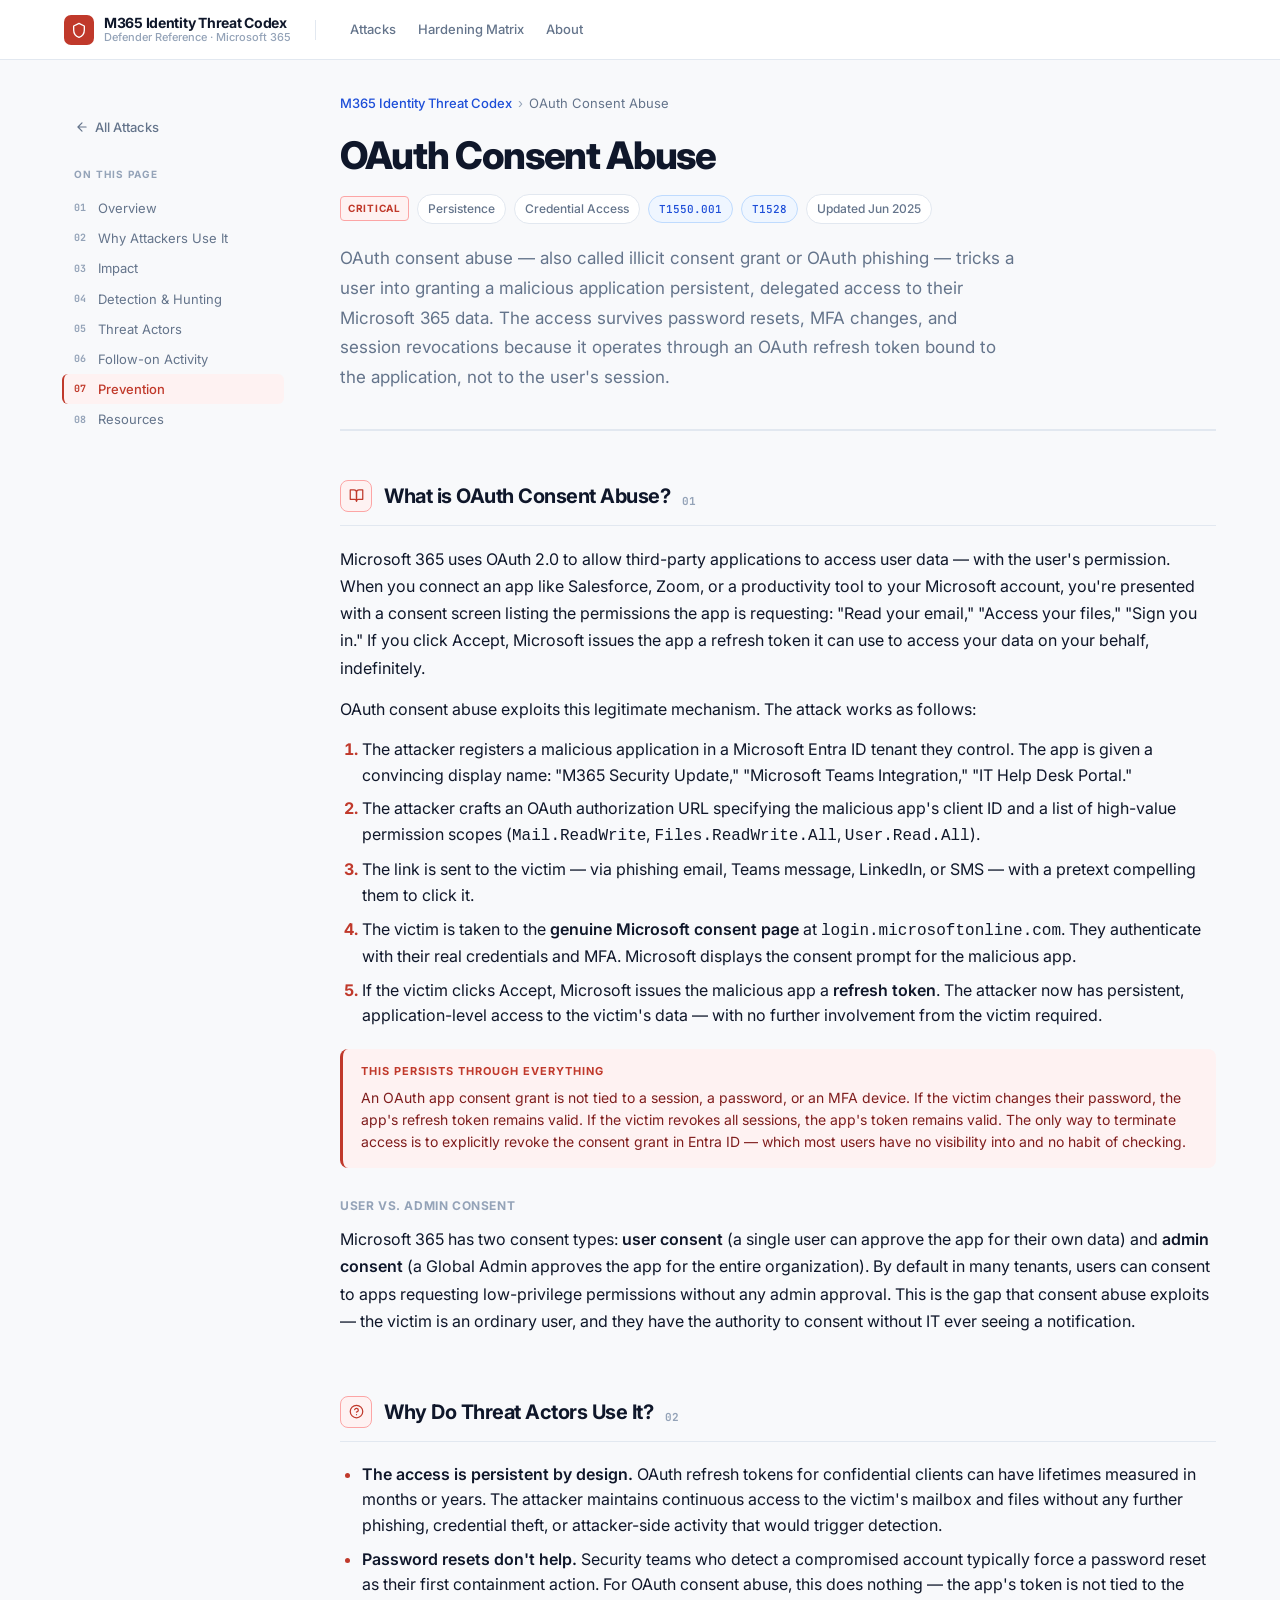
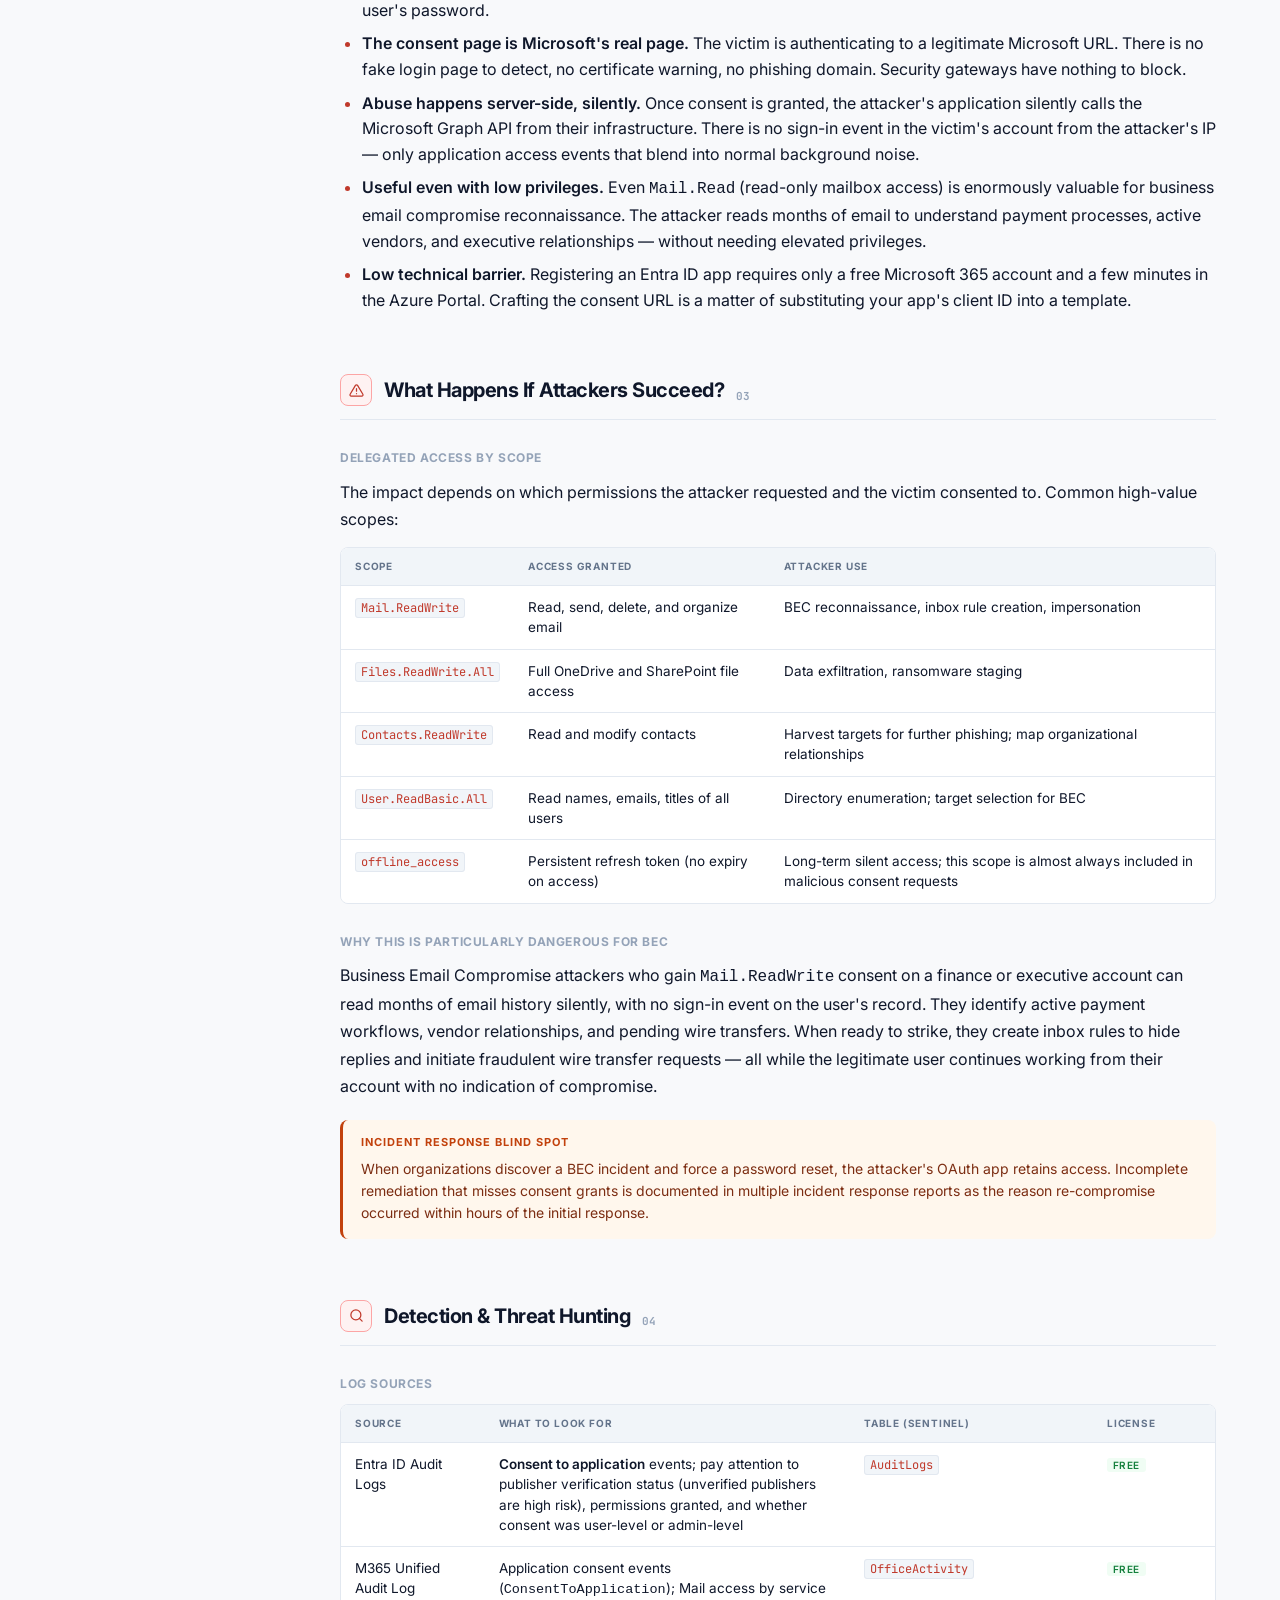
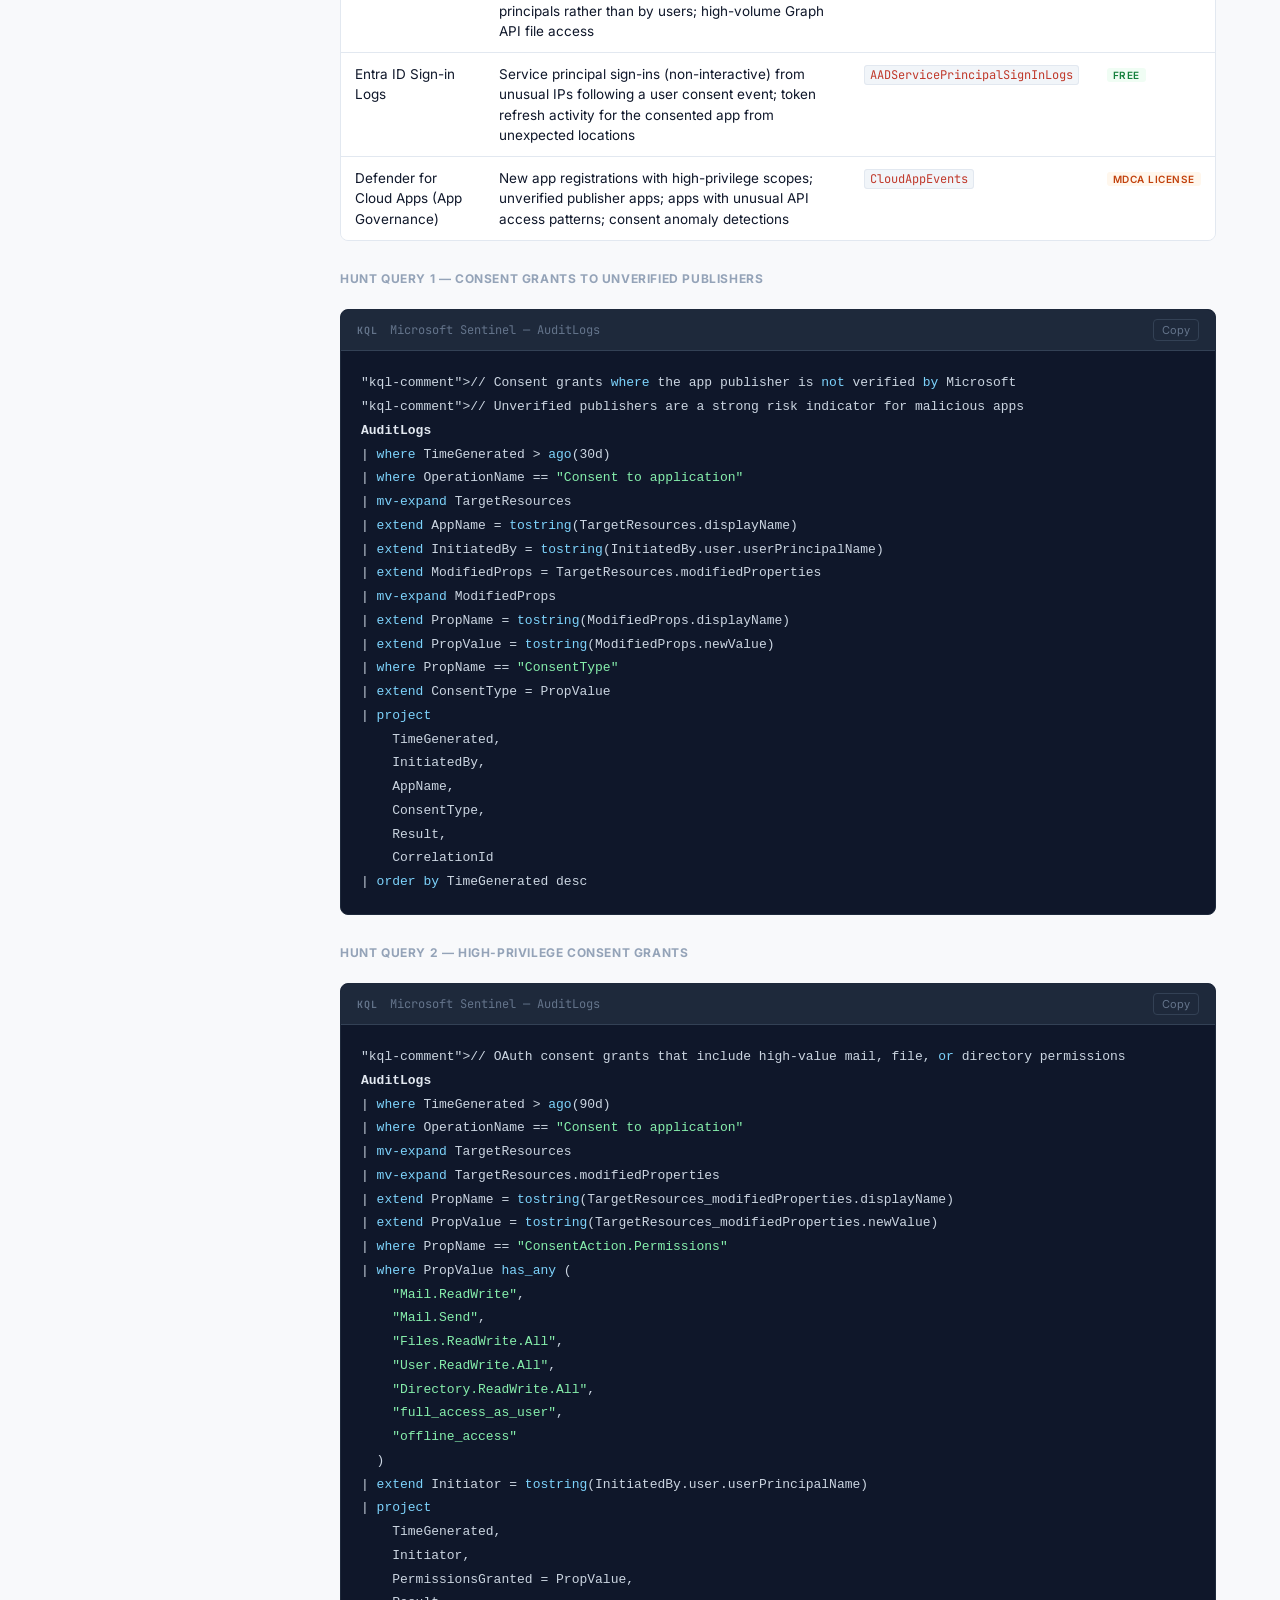
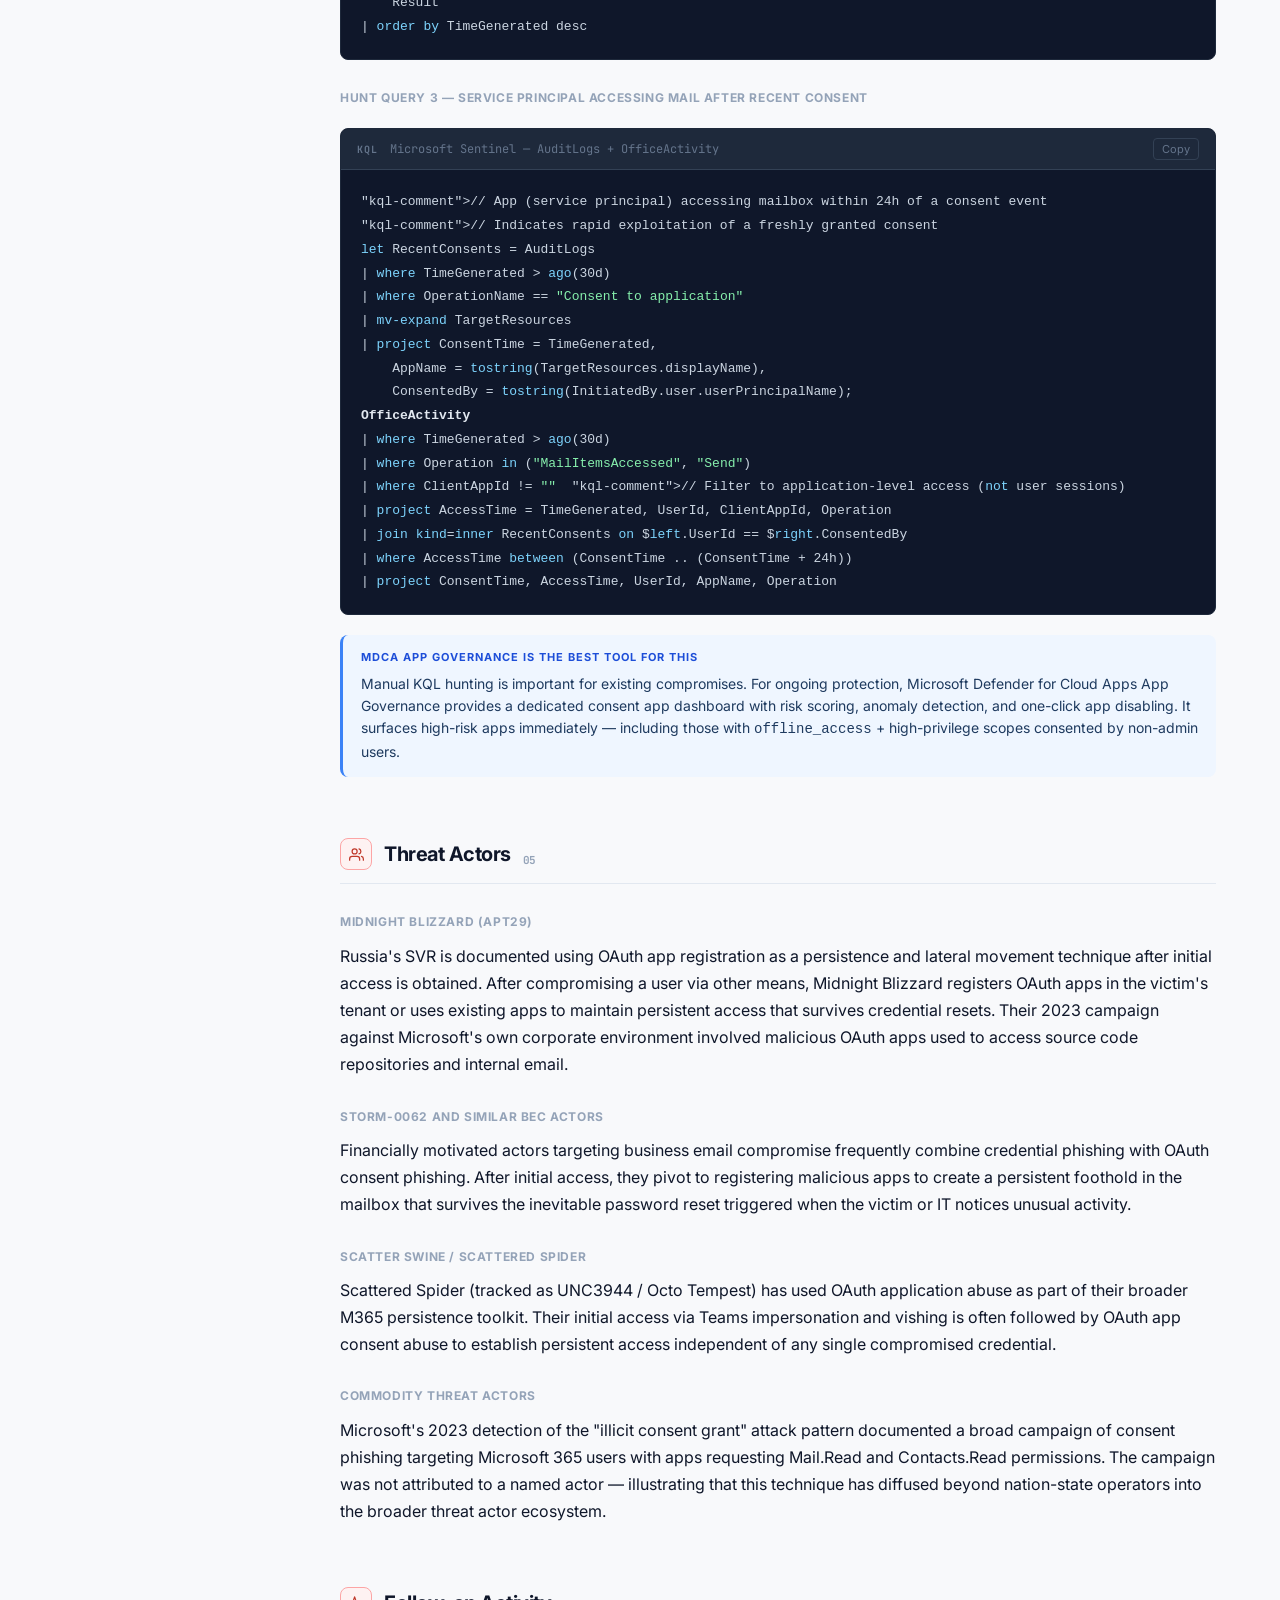
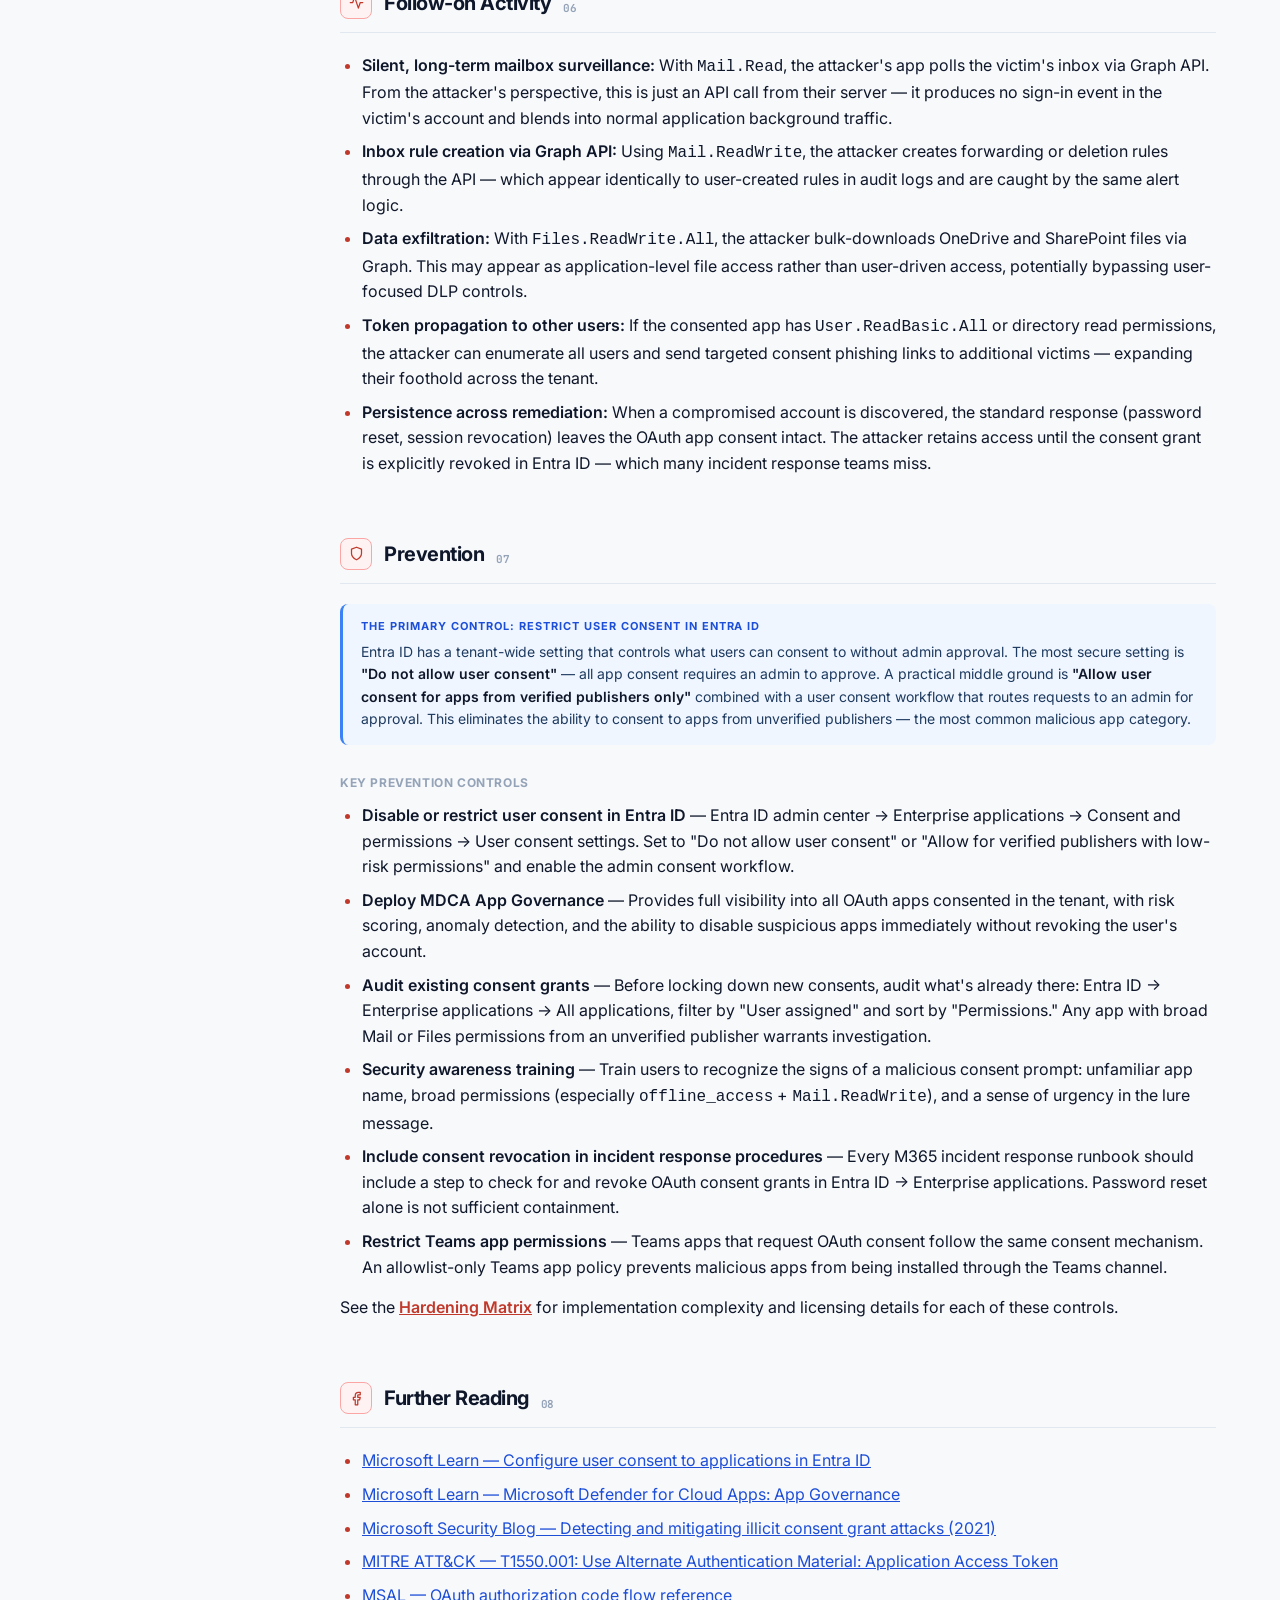
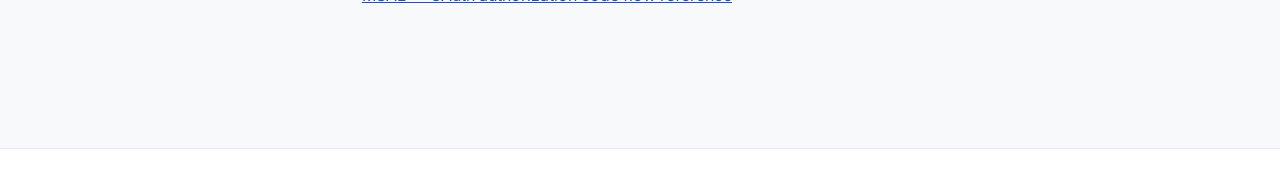
<file: attacks/oauth-consent-abuse.html>
<!DOCTYPE html>
<html lang="en">
<head>
  <meta charset="UTF-8">
  <meta name="viewport" content="width=device-width, initial-scale=1.0">
  <title>OAuth Consent Abuse &mdash; M365 Identity Threat Codex</title>
  <meta name="description" content="How OAuth consent abuse works in Microsoft 365, how attackers register malicious apps to gain persistent access, detection queries, and hardening steps.">
  <link rel="stylesheet" href="../assets/style.css">
  <link rel="icon" type="image/svg+xml" href="data:image/svg+xml,<svg xmlns='http://www.w3.org/2000/svg' viewBox='0 0 32 32'><rect width='32' height='32' rx='7' fill='%23c0392b'/><path d='M16 7l7 4v6c0 5-3 8-7 9-4-1-7-4-7-9V11z' fill='white' stroke='none'/></svg>">
</head>
<body>

<!-- ── NAV ──────────────────────────────────────────────────── -->
<nav class="site-nav">
  <div class="nav-inner">
    <a class="site-brand" href="../index.html">
      <div class="brand-icon">
        <svg viewBox="0 0 24 24" fill="none" stroke="white" stroke-width="2" stroke-linecap="round" stroke-linejoin="round"><path d="M12 2L4 6v6c0 6 3.5 9.5 8 11 4.5-1.5 8-5 8-11V6z"/></svg>
      </div>
      <div class="brand-name">
        M365 Identity Threat Codex
        <span class="brand-sub">Defender Reference · Microsoft 365</span>
      </div>
    </a>
    <div class="nav-divider"></div>
    <div class="nav-links">
      <a href="../index.html">Attacks</a>
      <a href="../hardening.html">Hardening Matrix</a>
      <a href="../index.html#about">About</a>
    </div>
  </div>
</nav>

<!-- ── LAYOUT ───────────────────────────────────────────────── -->
<div class="attack-page">

  <!-- ── SIDEBAR ── -->
  <aside class="attack-sidebar">
    <a class="toc-back" href="../index.html">
      <svg viewBox="0 0 24 24"><path d="M19 12H5M12 19l-7-7 7-7"/></svg>
      All Attacks
    </a>
    <div class="toc-label">On this page</div>
    <ul class="toc-list">
      <li><a href="#overview"><span class="toc-num">01</span> Overview</a></li>
      <li><a href="#why-used"><span class="toc-num">02</span> Why Attackers Use It</a></li>
      <li><a href="#impact"><span class="toc-num">03</span> Impact</a></li>
      <li><a href="#detection"><span class="toc-num">04</span> Detection &amp; Hunting</a></li>
      <li><a href="#threat-actors"><span class="toc-num">05</span> Threat Actors</a></li>
      <li><a href="#follow-on"><span class="toc-num">06</span> Follow-on Activity</a></li>
      <li><a href="#prevention"><span class="toc-num">07</span> Prevention</a></li>
      <li><a href="#resources"><span class="toc-num">08</span> Resources</a></li>
    </ul>
  </aside>

  <!-- ── MAIN CONTENT ── -->
  <main class="attack-content">

    <div class="attack-breadcrumb">
      <a href="../index.html">M365 Identity Threat Codex</a>
      <span class="sep">&rsaquo;</span>
      <span>OAuth Consent Abuse</span>
    </div>

    <header class="attack-header">
      <h1 class="attack-title">OAuth Consent Abuse</h1>
      <div class="attack-meta">
        <span class="sev-badge sev-critical">Critical</span>
        <span class="meta-pill">Persistence</span>
        <span class="meta-pill">Credential Access</span>
        <span class="meta-pill mitre">T1550.001</span>
        <span class="meta-pill mitre">T1528</span>
        <span class="meta-pill">Updated Jun 2025</span>
      </div>
      <p class="attack-summary">
        OAuth consent abuse — also called illicit consent grant or OAuth phishing — tricks a user into granting a malicious application persistent, delegated access to their Microsoft 365 data. The access survives password resets, MFA changes, and session revocations because it operates through an OAuth refresh token bound to the application, not to the user's session.
      </p>
    </header>

    <!-- ── 01 OVERVIEW ── -->
    <section id="overview" class="attack-section">
      <h2 class="section-heading">
        <span class="section-icon">
          <svg viewBox="0 0 24 24"><path d="M2 3h6a4 4 0 0 1 4 4v14a3 3 0 0 0-3-3H2z"/><path d="M22 3h-6a4 4 0 0 0-4 4v14a3 3 0 0 1 3-3h7z"/></svg>
        </span>
        What is OAuth Consent Abuse?
        <span class="section-num">01</span>
      </h2>

      <p>
        Microsoft 365 uses OAuth 2.0 to allow third-party applications to access user data — with the user's permission. When you connect an app like Salesforce, Zoom, or a productivity tool to your Microsoft account, you're presented with a consent screen listing the permissions the app is requesting: "Read your email," "Access your files," "Sign you in." If you click Accept, Microsoft issues the app a refresh token it can use to access your data on your behalf, indefinitely.
      </p>
      <p>
        OAuth consent abuse exploits this legitimate mechanism. The attack works as follows:
      </p>
      <ol>
        <li>The attacker registers a malicious application in a Microsoft Entra ID tenant they control. The app is given a convincing display name: "M365 Security Update," "Microsoft Teams Integration," "IT Help Desk Portal."</li>
        <li>The attacker crafts an OAuth authorization URL specifying the malicious app's client ID and a list of high-value permission scopes (<code>Mail.ReadWrite</code>, <code>Files.ReadWrite.All</code>, <code>User.Read.All</code>).</li>
        <li>The link is sent to the victim — via phishing email, Teams message, LinkedIn, or SMS — with a pretext compelling them to click it.</li>
        <li>The victim is taken to the <strong>genuine Microsoft consent page</strong> at <code>login.microsoftonline.com</code>. They authenticate with their real credentials and MFA. Microsoft displays the consent prompt for the malicious app.</li>
        <li>If the victim clicks Accept, Microsoft issues the malicious app a <strong>refresh token</strong>. The attacker now has persistent, application-level access to the victim's data — with no further involvement from the victim required.</li>
      </ol>

      <div class="callout callout-danger">
        <span class="callout-title">This Persists Through Everything</span>
        <p>An OAuth app consent grant is not tied to a session, a password, or an MFA device. If the victim changes their password, the app's refresh token remains valid. If the victim revokes all sessions, the app's token remains valid. The only way to terminate access is to explicitly revoke the consent grant in Entra ID — which most users have no visibility into and no habit of checking.</p>
      </div>

      <h3>User vs. Admin Consent</h3>
      <p>
        Microsoft 365 has two consent types: <strong>user consent</strong> (a single user can approve the app for their own data) and <strong>admin consent</strong> (a Global Admin approves the app for the entire organization). By default in many tenants, users can consent to apps requesting low-privilege permissions without any admin approval. This is the gap that consent abuse exploits — the victim is an ordinary user, and they have the authority to consent without IT ever seeing a notification.
      </p>
    </section>

    <!-- ── 02 WHY USED ── -->
    <section id="why-used" class="attack-section">
      <h2 class="section-heading">
        <span class="section-icon">
          <svg viewBox="0 0 24 24"><circle cx="12" cy="12" r="10"/><path d="M9.09 9a3 3 0 0 1 5.83 1c0 2-3 3-3 3"/><path d="M12 17h.01"/></svg>
        </span>
        Why Do Threat Actors Use It?
        <span class="section-num">02</span>
      </h2>

      <ul>
        <li><strong>The access is persistent by design.</strong> OAuth refresh tokens for confidential clients can have lifetimes measured in months or years. The attacker maintains continuous access to the victim's mailbox and files without any further phishing, credential theft, or attacker-side activity that would trigger detection.</li>
        <li><strong>Password resets don't help.</strong> Security teams who detect a compromised account typically force a password reset as their first containment action. For OAuth consent abuse, this does nothing — the app's token is not tied to the user's password.</li>
        <li><strong>The consent page is Microsoft's real page.</strong> The victim is authenticating to a legitimate Microsoft URL. There is no fake login page to detect, no certificate warning, no phishing domain. Security gateways have nothing to block.</li>
        <li><strong>Abuse happens server-side, silently.</strong> Once consent is granted, the attacker's application silently calls the Microsoft Graph API from their infrastructure. There is no sign-in event in the victim's account from the attacker's IP — only application access events that blend into normal background noise.</li>
        <li><strong>Useful even with low privileges.</strong> Even <code>Mail.Read</code> (read-only mailbox access) is enormously valuable for business email compromise reconnaissance. The attacker reads months of email to understand payment processes, active vendors, and executive relationships — without needing elevated privileges.</li>
        <li><strong>Low technical barrier.</strong> Registering an Entra ID app requires only a free Microsoft 365 account and a few minutes in the Azure Portal. Crafting the consent URL is a matter of substituting your app's client ID into a template.</li>
      </ul>
    </section>

    <!-- ── 03 IMPACT ── -->
    <section id="impact" class="attack-section">
      <h2 class="section-heading">
        <span class="section-icon">
          <svg viewBox="0 0 24 24"><path d="M10.29 3.86L1.82 18a2 2 0 0 0 1.71 3h16.94a2 2 0 0 0 1.71-3L13.71 3.86a2 2 0 0 0-3.42 0z"/><line x1="12" y1="9" x2="12" y2="13"/><line x1="12" y1="17" x2="12.01" y2="17"/></svg>
        </span>
        What Happens If Attackers Succeed?
        <span class="section-num">03</span>
      </h2>

      <h3>Delegated Access by Scope</h3>
      <p>The impact depends on which permissions the attacker requested and the victim consented to. Common high-value scopes:</p>
      <div class="log-table-wrap">
        <table class="log-table">
          <thead>
            <tr><th>Scope</th><th>Access Granted</th><th>Attacker Use</th></tr>
          </thead>
          <tbody>
            <tr>
              <td><code class="inline">Mail.ReadWrite</code></td>
              <td>Read, send, delete, and organize email</td>
              <td>BEC reconnaissance, inbox rule creation, impersonation</td>
            </tr>
            <tr>
              <td><code class="inline">Files.ReadWrite.All</code></td>
              <td>Full OneDrive and SharePoint file access</td>
              <td>Data exfiltration, ransomware staging</td>
            </tr>
            <tr>
              <td><code class="inline">Contacts.ReadWrite</code></td>
              <td>Read and modify contacts</td>
              <td>Harvest targets for further phishing; map organizational relationships</td>
            </tr>
            <tr>
              <td><code class="inline">User.ReadBasic.All</code></td>
              <td>Read names, emails, titles of all users</td>
              <td>Directory enumeration; target selection for BEC</td>
            </tr>
            <tr>
              <td><code class="inline">offline_access</code></td>
              <td>Persistent refresh token (no expiry on access)</td>
              <td>Long-term silent access; this scope is almost always included in malicious consent requests</td>
            </tr>
          </tbody>
        </table>
      </div>

      <h3>Why This Is Particularly Dangerous for BEC</h3>
      <p>
        Business Email Compromise attackers who gain <code>Mail.ReadWrite</code> consent on a finance or executive account can read months of email history silently, with no sign-in event on the user's record. They identify active payment workflows, vendor relationships, and pending wire transfers. When ready to strike, they create inbox rules to hide replies and initiate fraudulent wire transfer requests — all while the legitimate user continues working from their account with no indication of compromise.
      </p>

      <div class="callout callout-warning">
        <span class="callout-title">Incident Response Blind Spot</span>
        <p>When organizations discover a BEC incident and force a password reset, the attacker's OAuth app retains access. Incomplete remediation that misses consent grants is documented in multiple incident response reports as the reason re-compromise occurred within hours of the initial response.</p>
      </div>
    </section>

    <!-- ── 04 DETECTION ── -->
    <section id="detection" class="attack-section">
      <h2 class="section-heading">
        <span class="section-icon">
          <svg viewBox="0 0 24 24"><circle cx="11" cy="11" r="8"/><path d="m21 21-4.35-4.35"/></svg>
        </span>
        Detection &amp; Threat Hunting
        <span class="section-num">04</span>
      </h2>

      <h3>Log Sources</h3>
      <div class="log-table-wrap">
        <table class="log-table">
          <thead>
            <tr>
              <th>Source</th>
              <th>What to Look For</th>
              <th>Table (Sentinel)</th>
              <th>License</th>
            </tr>
          </thead>
          <tbody>
            <tr>
              <td class="log-source">Entra ID Audit Logs</td>
              <td><strong>Consent to application</strong> events; pay attention to publisher verification status (unverified publishers are high risk), permissions granted, and whether consent was user-level or admin-level</td>
              <td><code class="inline">AuditLogs</code></td>
              <td><span class="req-badge req-free">Free</span></td>
            </tr>
            <tr>
              <td class="log-source">M365 Unified Audit Log</td>
              <td>Application consent events (<code>ConsentToApplication</code>); Mail access by service principals rather than by users; high-volume Graph API file access</td>
              <td><code class="inline">OfficeActivity</code></td>
              <td><span class="req-badge req-free">Free</span></td>
            </tr>
            <tr>
              <td class="log-source">Entra ID Sign-in Logs</td>
              <td>Service principal sign-ins (non-interactive) from unusual IPs following a user consent event; token refresh activity for the consented app from unexpected locations</td>
              <td><code class="inline">AADServicePrincipalSignInLogs</code></td>
              <td><span class="req-badge req-free">Free</span></td>
            </tr>
            <tr>
              <td class="log-source">Defender for Cloud Apps (App Governance)</td>
              <td>New app registrations with high-privilege scopes; unverified publisher apps; apps with unusual API access patterns; consent anomaly detections</td>
              <td><code class="inline">CloudAppEvents</code></td>
              <td><span class="req-badge req-p2">MDCA License</span></td>
            </tr>
          </tbody>
        </table>
      </div>

      <h3>Hunt Query 1 — Consent Grants to Unverified Publishers</h3>
      <div class="code-block" data-lang="kql">
        <div class="code-header">
          <span class="code-lang">KQL</span>
          <span class="code-desc">Microsoft Sentinel &mdash; AuditLogs</span>
          <button class="copy-btn">Copy</button>
        </div>
        <div class="code-body">
          <pre><code>// Consent grants where the app publisher is not verified by Microsoft
// Unverified publishers are a strong risk indicator for malicious apps
AuditLogs
| where TimeGenerated > ago(30d)
| where OperationName == "Consent to application"
| mv-expand TargetResources
| extend AppName = tostring(TargetResources.displayName)
| extend InitiatedBy = tostring(InitiatedBy.user.userPrincipalName)
| extend ModifiedProps = TargetResources.modifiedProperties
| mv-expand ModifiedProps
| extend PropName = tostring(ModifiedProps.displayName)
| extend PropValue = tostring(ModifiedProps.newValue)
| where PropName == "ConsentType"
| extend ConsentType = PropValue
| project
    TimeGenerated,
    InitiatedBy,
    AppName,
    ConsentType,
    Result,
    CorrelationId
| order by TimeGenerated desc</code></pre>
        </div>
      </div>

      <h3>Hunt Query 2 — High-Privilege Consent Grants</h3>
      <div class="code-block" data-lang="kql">
        <div class="code-header">
          <span class="code-lang">KQL</span>
          <span class="code-desc">Microsoft Sentinel &mdash; AuditLogs</span>
          <button class="copy-btn">Copy</button>
        </div>
        <div class="code-body">
          <pre><code>// OAuth consent grants that include high-value mail, file, or directory permissions
AuditLogs
| where TimeGenerated > ago(90d)
| where OperationName == "Consent to application"
| mv-expand TargetResources
| mv-expand TargetResources.modifiedProperties
| extend PropName = tostring(TargetResources_modifiedProperties.displayName)
| extend PropValue = tostring(TargetResources_modifiedProperties.newValue)
| where PropName == "ConsentAction.Permissions"
| where PropValue has_any (
    "Mail.ReadWrite",
    "Mail.Send",
    "Files.ReadWrite.All",
    "User.ReadWrite.All",
    "Directory.ReadWrite.All",
    "full_access_as_user",
    "offline_access"
  )
| extend Initiator = tostring(InitiatedBy.user.userPrincipalName)
| project
    TimeGenerated,
    Initiator,
    PermissionsGranted = PropValue,
    Result
| order by TimeGenerated desc</code></pre>
        </div>
      </div>

      <h3>Hunt Query 3 — Service Principal Accessing Mail After Recent Consent</h3>
      <div class="code-block" data-lang="kql">
        <div class="code-header">
          <span class="code-lang">KQL</span>
          <span class="code-desc">Microsoft Sentinel &mdash; AuditLogs + OfficeActivity</span>
          <button class="copy-btn">Copy</button>
        </div>
        <div class="code-body">
          <pre><code>// App (service principal) accessing mailbox within 24h of a consent event
// Indicates rapid exploitation of a freshly granted consent
let RecentConsents = AuditLogs
| where TimeGenerated > ago(30d)
| where OperationName == "Consent to application"
| mv-expand TargetResources
| project ConsentTime = TimeGenerated,
    AppName = tostring(TargetResources.displayName),
    ConsentedBy = tostring(InitiatedBy.user.userPrincipalName);
OfficeActivity
| where TimeGenerated > ago(30d)
| where Operation in ("MailItemsAccessed", "Send")
| where ClientAppId != ""  // Filter to application-level access (not user sessions)
| project AccessTime = TimeGenerated, UserId, ClientAppId, Operation
| join kind=inner RecentConsents on $left.UserId == $right.ConsentedBy
| where AccessTime between (ConsentTime .. (ConsentTime + 24h))
| project ConsentTime, AccessTime, UserId, AppName, Operation</code></pre>
        </div>
      </div>

      <div class="callout callout-info">
        <span class="callout-title">MDCA App Governance is the Best Tool for This</span>
        <p>Manual KQL hunting is important for existing compromises. For ongoing protection, Microsoft Defender for Cloud Apps App Governance provides a dedicated consent app dashboard with risk scoring, anomaly detection, and one-click app disabling. It surfaces high-risk apps immediately — including those with <code>offline_access</code> + high-privilege scopes consented by non-admin users.</p>
      </div>
    </section>

    <!-- ── 05 THREAT ACTORS ── -->
    <section id="threat-actors" class="attack-section">
      <h2 class="section-heading">
        <span class="section-icon">
          <svg viewBox="0 0 24 24"><path d="M17 21v-2a4 4 0 0 0-4-4H5a4 4 0 0 0-4 4v2"/><circle cx="9" cy="7" r="4"/><path d="M23 21v-2a4 4 0 0 0-3-3.87"/><path d="M16 3.13a4 4 0 0 1 0 7.75"/></svg>
        </span>
        Threat Actors
        <span class="section-num">05</span>
      </h2>

      <h3>Midnight Blizzard (APT29)</h3>
      <p>
        Russia's SVR is documented using OAuth app registration as a persistence and lateral movement technique after initial access is obtained. After compromising a user via other means, Midnight Blizzard registers OAuth apps in the victim's tenant or uses existing apps to maintain persistent access that survives credential resets. Their 2023 campaign against Microsoft's own corporate environment involved malicious OAuth apps used to access source code repositories and internal email.
      </p>

      <h3>Storm-0062 and Similar BEC Actors</h3>
      <p>
        Financially motivated actors targeting business email compromise frequently combine credential phishing with OAuth consent phishing. After initial access, they pivot to registering malicious apps to create a persistent foothold in the mailbox that survives the inevitable password reset triggered when the victim or IT notices unusual activity.
      </p>

      <h3>Scatter Swine / Scattered Spider</h3>
      <p>
        Scattered Spider (tracked as UNC3944 / Octo Tempest) has used OAuth application abuse as part of their broader M365 persistence toolkit. Their initial access via Teams impersonation and vishing is often followed by OAuth app consent abuse to establish persistent access independent of any single compromised credential.
      </p>

      <h3>Commodity Threat Actors</h3>
      <p>
        Microsoft's 2023 detection of the "illicit consent grant" attack pattern documented a broad campaign of consent phishing targeting Microsoft 365 users with apps requesting Mail.Read and Contacts.Read permissions. The campaign was not attributed to a named actor — illustrating that this technique has diffused beyond nation-state operators into the broader threat actor ecosystem.
      </p>
    </section>

    <!-- ── 06 FOLLOW-ON ── -->
    <section id="follow-on" class="attack-section">
      <h2 class="section-heading">
        <span class="section-icon">
          <svg viewBox="0 0 24 24"><polyline points="22 12 18 12 15 21 9 3 6 12 2 12"/></svg>
        </span>
        Follow-on Activity
        <span class="section-num">06</span>
      </h2>

      <ul>
        <li><strong>Silent, long-term mailbox surveillance:</strong> With <code>Mail.Read</code>, the attacker's app polls the victim's inbox via Graph API. From the attacker's perspective, this is just an API call from their server — it produces no sign-in event in the victim's account and blends into normal application background traffic.</li>
        <li><strong>Inbox rule creation via Graph API:</strong> Using <code>Mail.ReadWrite</code>, the attacker creates forwarding or deletion rules through the API — which appear identically to user-created rules in audit logs and are caught by the same alert logic.</li>
        <li><strong>Data exfiltration:</strong> With <code>Files.ReadWrite.All</code>, the attacker bulk-downloads OneDrive and SharePoint files via Graph. This may appear as application-level file access rather than user-driven access, potentially bypassing user-focused DLP controls.</li>
        <li><strong>Token propagation to other users:</strong> If the consented app has <code>User.ReadBasic.All</code> or directory read permissions, the attacker can enumerate all users and send targeted consent phishing links to additional victims — expanding their foothold across the tenant.</li>
        <li><strong>Persistence across remediation:</strong> When a compromised account is discovered, the standard response (password reset, session revocation) leaves the OAuth app consent intact. The attacker retains access until the consent grant is explicitly revoked in Entra ID — which many incident response teams miss.</li>
      </ul>
    </section>

    <!-- ── 07 PREVENTION ── -->
    <section id="prevention" class="attack-section">
      <h2 class="section-heading">
        <span class="section-icon">
          <svg viewBox="0 0 24 24"><path d="M12 22s8-4 8-10V5l-8-3-8 3v7c0 6 8 10 8 10z"/></svg>
        </span>
        Prevention
        <span class="section-num">07</span>
      </h2>

      <div class="callout callout-info">
        <span class="callout-title">The Primary Control: Restrict User Consent in Entra ID</span>
        <p>Entra ID has a tenant-wide setting that controls what users can consent to without admin approval. The most secure setting is <strong>"Do not allow user consent"</strong> — all app consent requires an admin to approve. A practical middle ground is <strong>"Allow user consent for apps from verified publishers only"</strong> combined with a user consent workflow that routes requests to an admin for approval. This eliminates the ability to consent to apps from unverified publishers — the most common malicious app category.</p>
      </div>

      <h3>Key Prevention Controls</h3>
      <ul>
        <li>
          <strong>Disable or restrict user consent in Entra ID</strong> — Entra ID admin center → Enterprise applications → Consent and permissions → User consent settings. Set to "Do not allow user consent" or "Allow for verified publishers with low-risk permissions" and enable the admin consent workflow.
        </li>
        <li>
          <strong>Deploy MDCA App Governance</strong> — Provides full visibility into all OAuth apps consented in the tenant, with risk scoring, anomaly detection, and the ability to disable suspicious apps immediately without revoking the user's account.
        </li>
        <li>
          <strong>Audit existing consent grants</strong> — Before locking down new consents, audit what's already there: Entra ID → Enterprise applications → All applications, filter by "User assigned" and sort by "Permissions." Any app with broad Mail or Files permissions from an unverified publisher warrants investigation.
        </li>
        <li>
          <strong>Security awareness training</strong> — Train users to recognize the signs of a malicious consent prompt: unfamiliar app name, broad permissions (especially <code>offline_access</code> + <code>Mail.ReadWrite</code>), and a sense of urgency in the lure message.
        </li>
        <li>
          <strong>Include consent revocation in incident response procedures</strong> — Every M365 incident response runbook should include a step to check for and revoke OAuth consent grants in Entra ID → Enterprise applications. Password reset alone is not sufficient containment.
        </li>
        <li>
          <strong>Restrict Teams app permissions</strong> — Teams apps that request OAuth consent follow the same consent mechanism. An allowlist-only Teams app policy prevents malicious apps from being installed through the Teams channel.
        </li>
      </ul>

      <p>See the <a href="../hardening.html" style="color:var(--accent);font-weight:600;">Hardening Matrix</a> for implementation complexity and licensing details for each of these controls.</p>
    </section>

    <!-- ── 08 RESOURCES ── -->
    <section id="resources" class="attack-section">
      <h2 class="section-heading">
        <span class="section-icon">
          <svg viewBox="0 0 24 24"><path d="M18 2h-3a5 5 0 0 0-5 5v3H7v4h3v8h4v-8h3l1-4h-4V7a1 1 0 0 1 1-1h3z"/></svg>
        </span>
        Further Reading
        <span class="section-num">08</span>
      </h2>

      <ul>
        <li><a href="https://learn.microsoft.com/en-us/entra/identity/enterprise-apps/configure-user-consent" target="_blank" rel="noopener">Microsoft Learn — Configure user consent to applications in Entra ID</a></li>
        <li><a href="https://learn.microsoft.com/en-us/defender-cloud-apps/app-governance-manage-app-governance" target="_blank" rel="noopener">Microsoft Learn — Microsoft Defender for Cloud Apps: App Governance</a></li>
        <li><a href="https://www.microsoft.com/en-us/security/blog/2021/11/08/detecting-and-mitigating-microsoft-365-illicit-consent-grant-attacks/" target="_blank" rel="noopener">Microsoft Security Blog — Detecting and mitigating illicit consent grant attacks (2021)</a></li>
        <li><a href="https://attack.mitre.org/techniques/T1550/001/" target="_blank" rel="noopener">MITRE ATT&amp;CK — T1550.001: Use Alternate Authentication Material: Application Access Token</a></li>
        <li><a href="https://github.com/AzureAD/Microsoft-Authentication-Library-for-dotnet/wiki/Acquiring-tokens-with-authorization-codes-on-web-apps" target="_blank" rel="noopener">MSAL — OAuth authorization code flow reference</a></li>
      </ul>
    </section>

  </main>
</div>

<!-- ── FOOTER ────────────────────────────────────────────────── -->
<footer class="site-footer">
  <div class="footer-inner">
    <div>
      <div class="footer-brand">M365 Identity Threat Codex</div>
      <div class="footer-sub">Built by <a href="https://github.com/jogit91" target="_blank" rel="noopener">Jake Ouellette</a> &middot; Hosted on GitHub Pages</div>
    </div>
    <div class="footer-links">
      <a href="../index.html">All Attacks</a>
      <a href="../hardening.html">Hardening Matrix</a>
      <a href="https://github.com/jogit91/identity_threat_codex" target="_blank" rel="noopener">GitHub</a>
    </div>
  </div>
</footer>

<script src="../assets/main.js"></script>
</body>
</html>
</file>
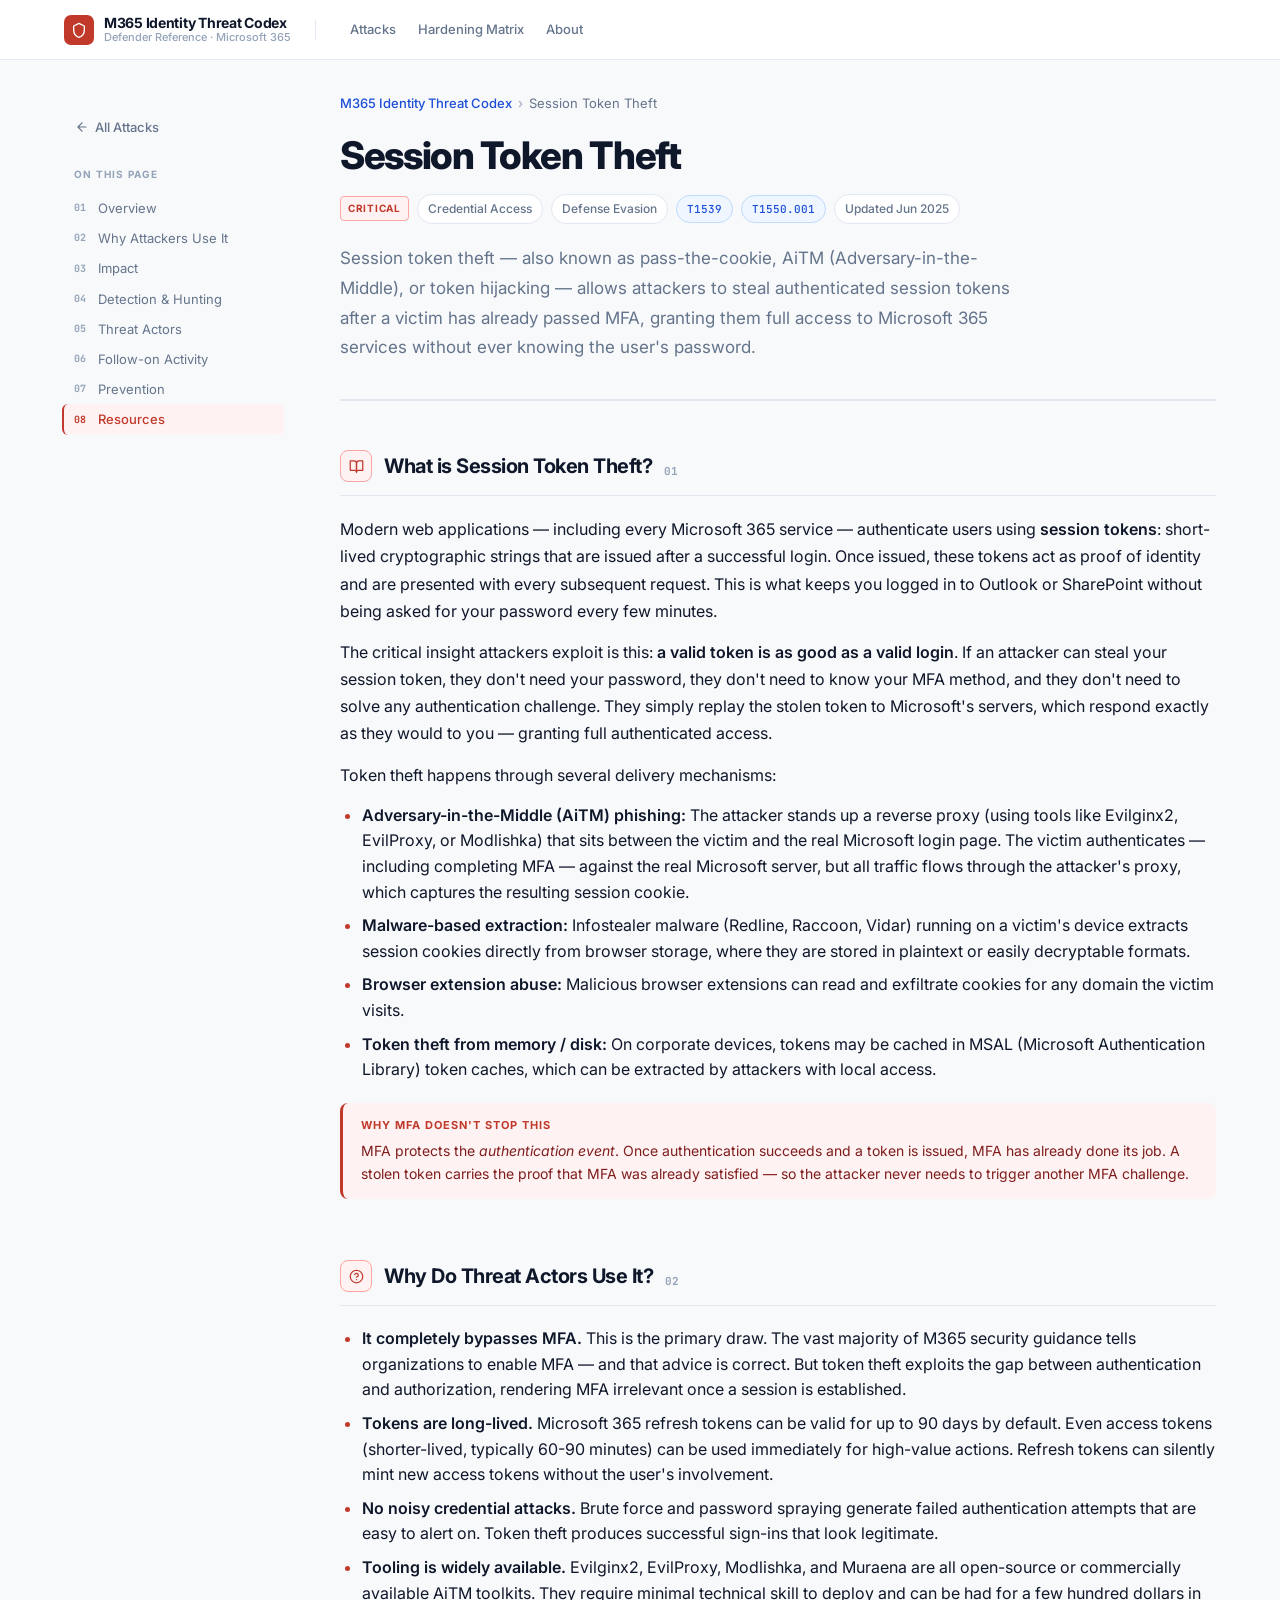
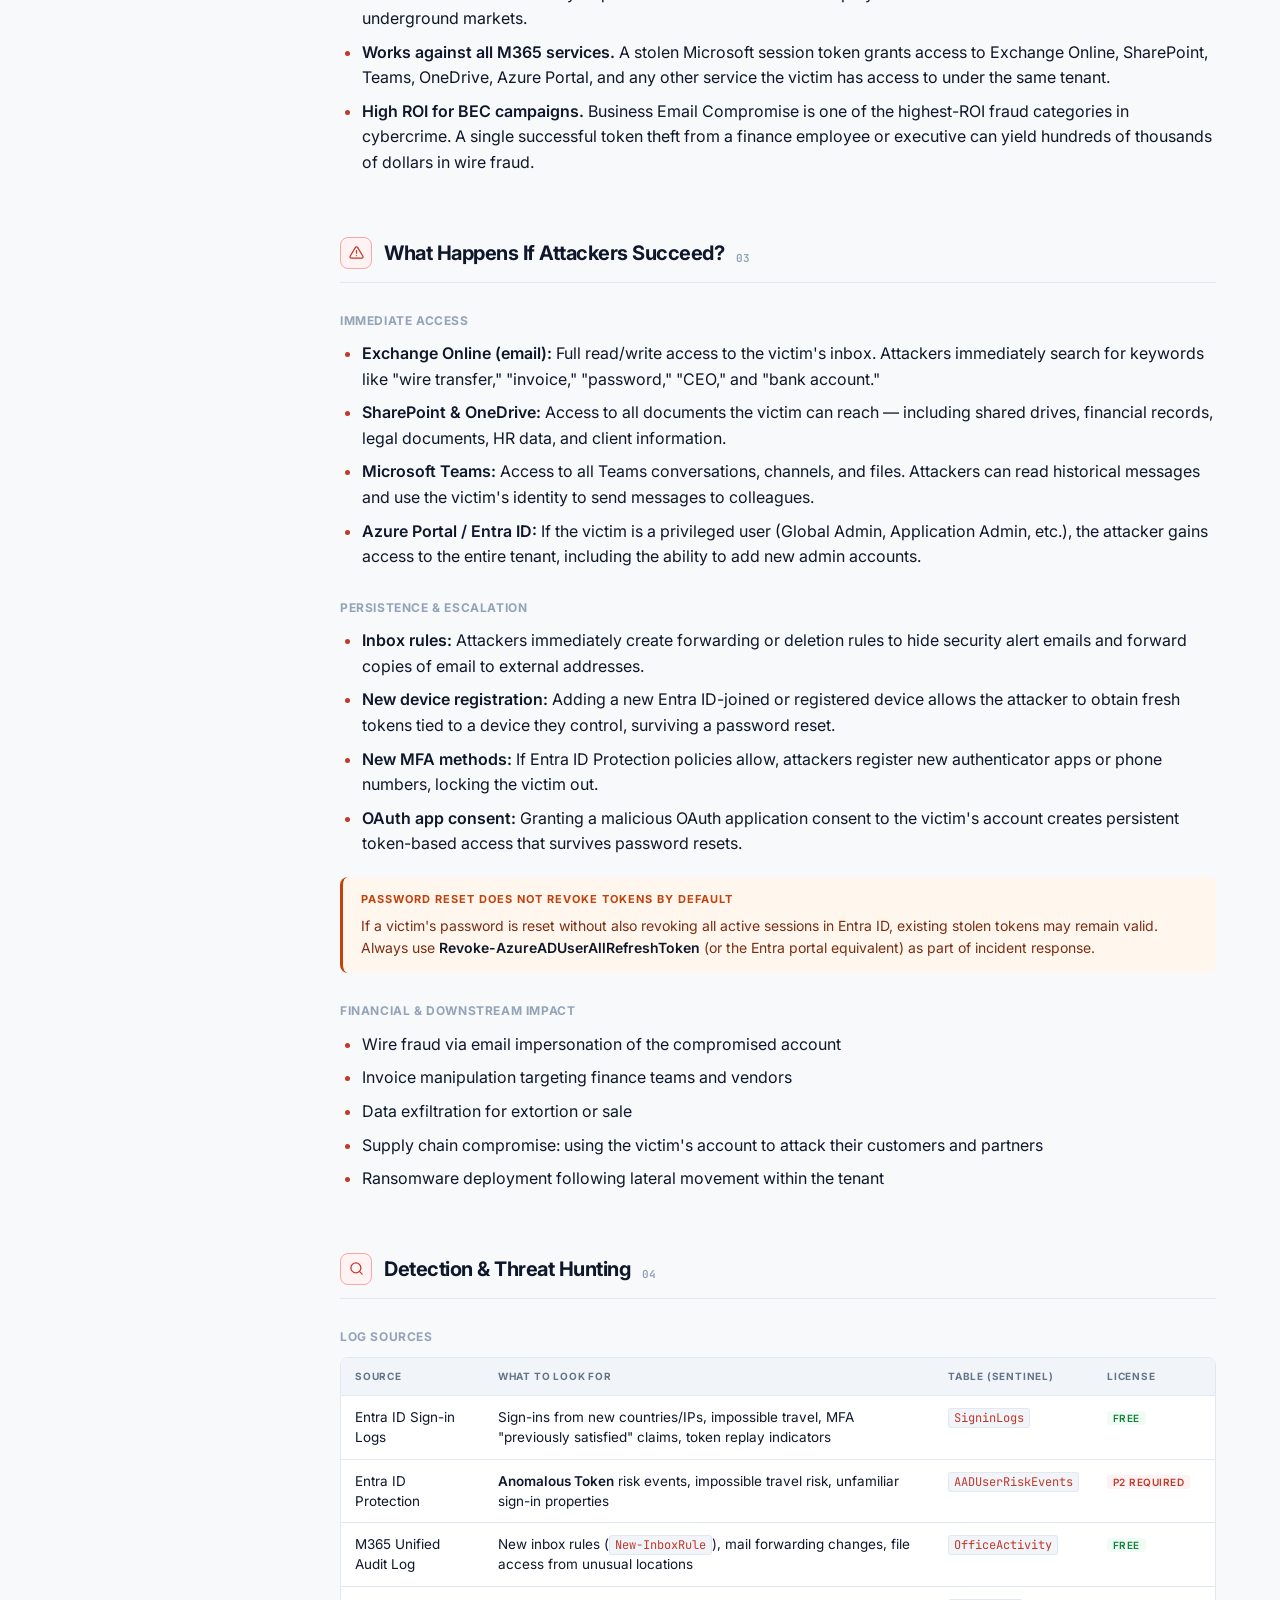
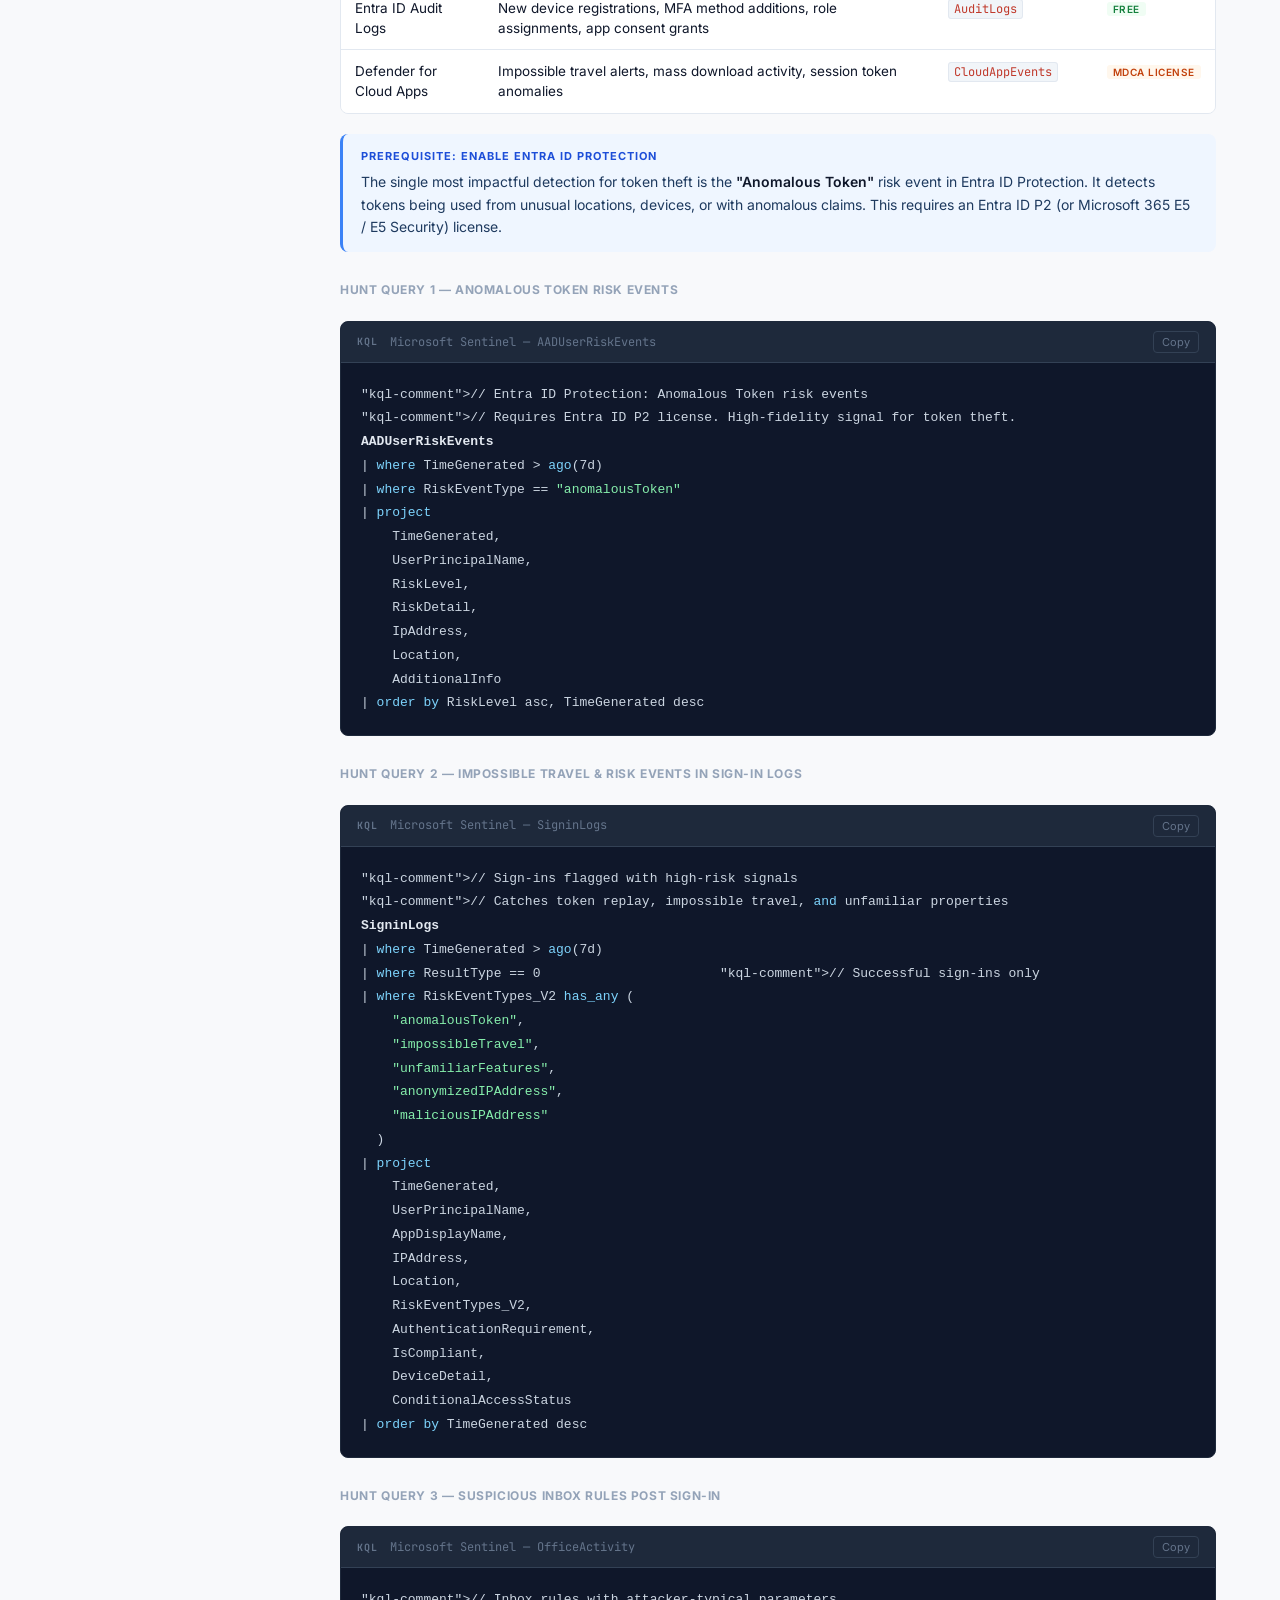
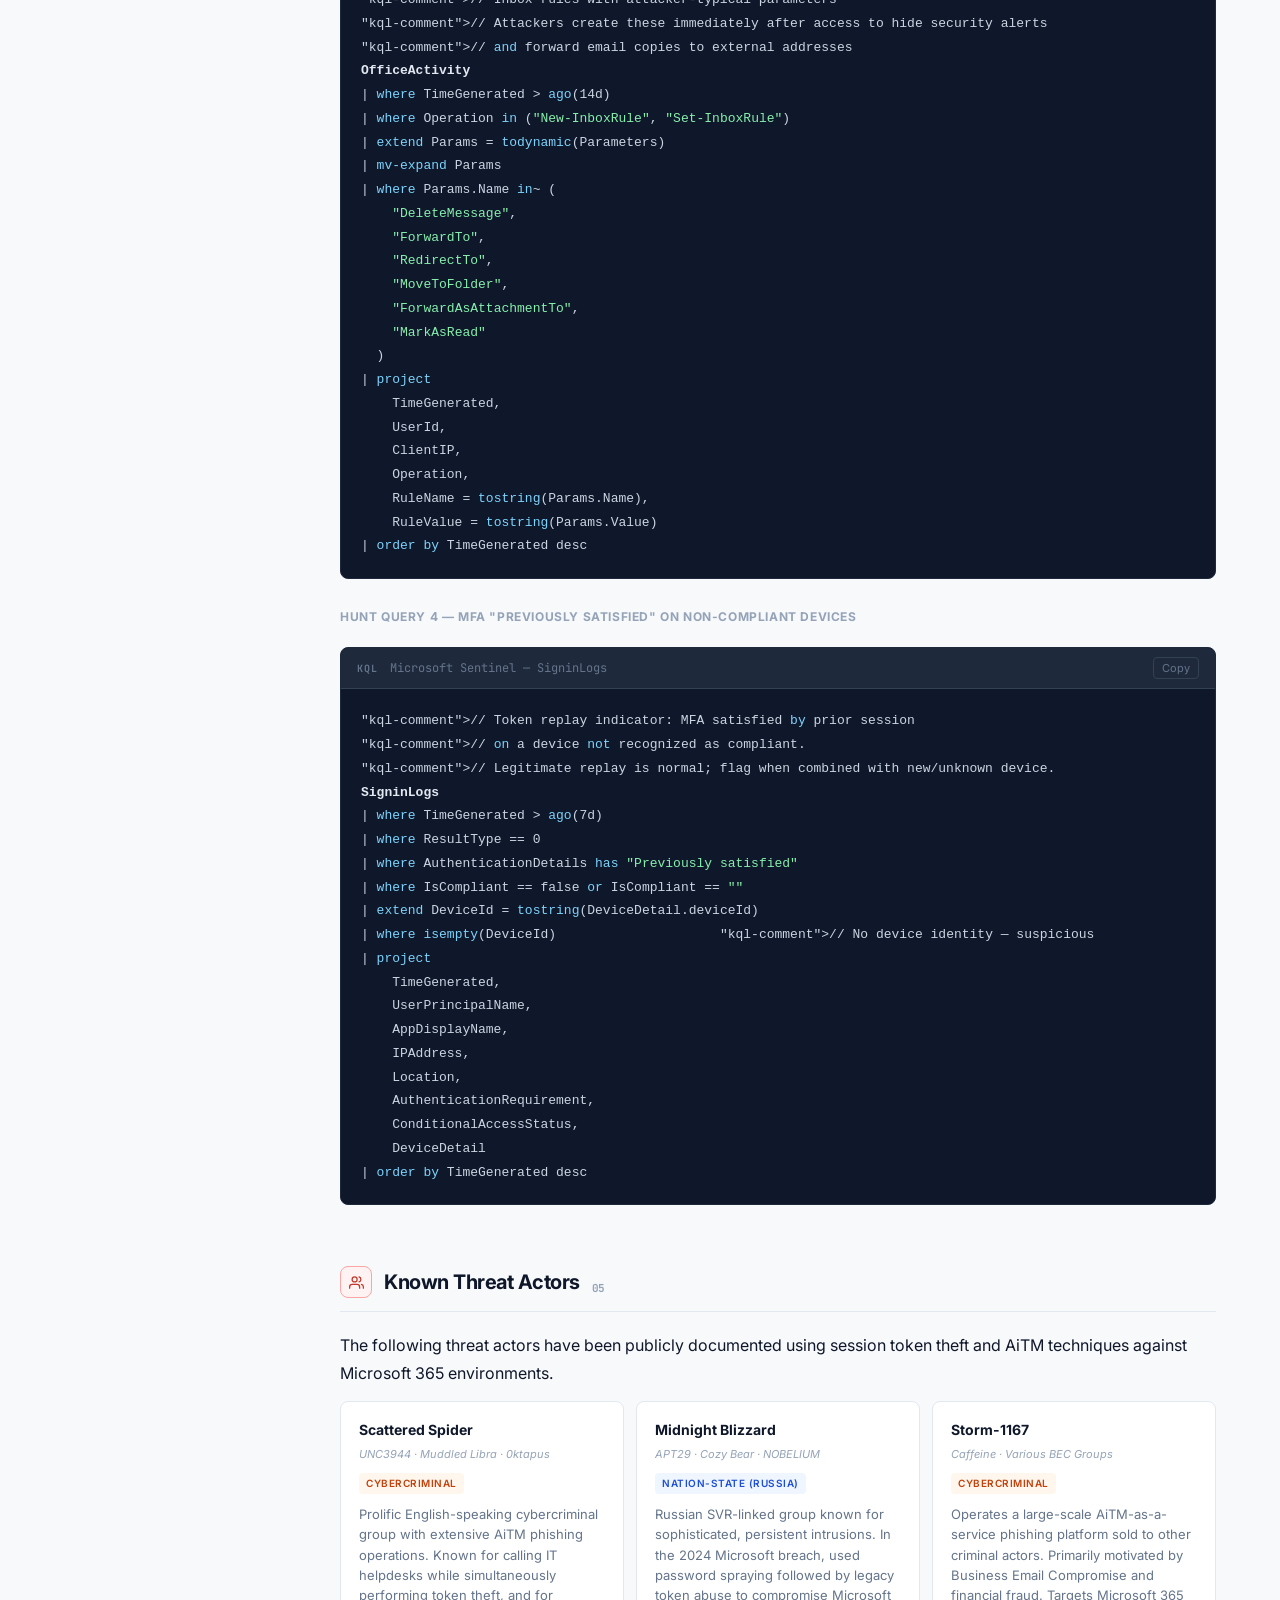
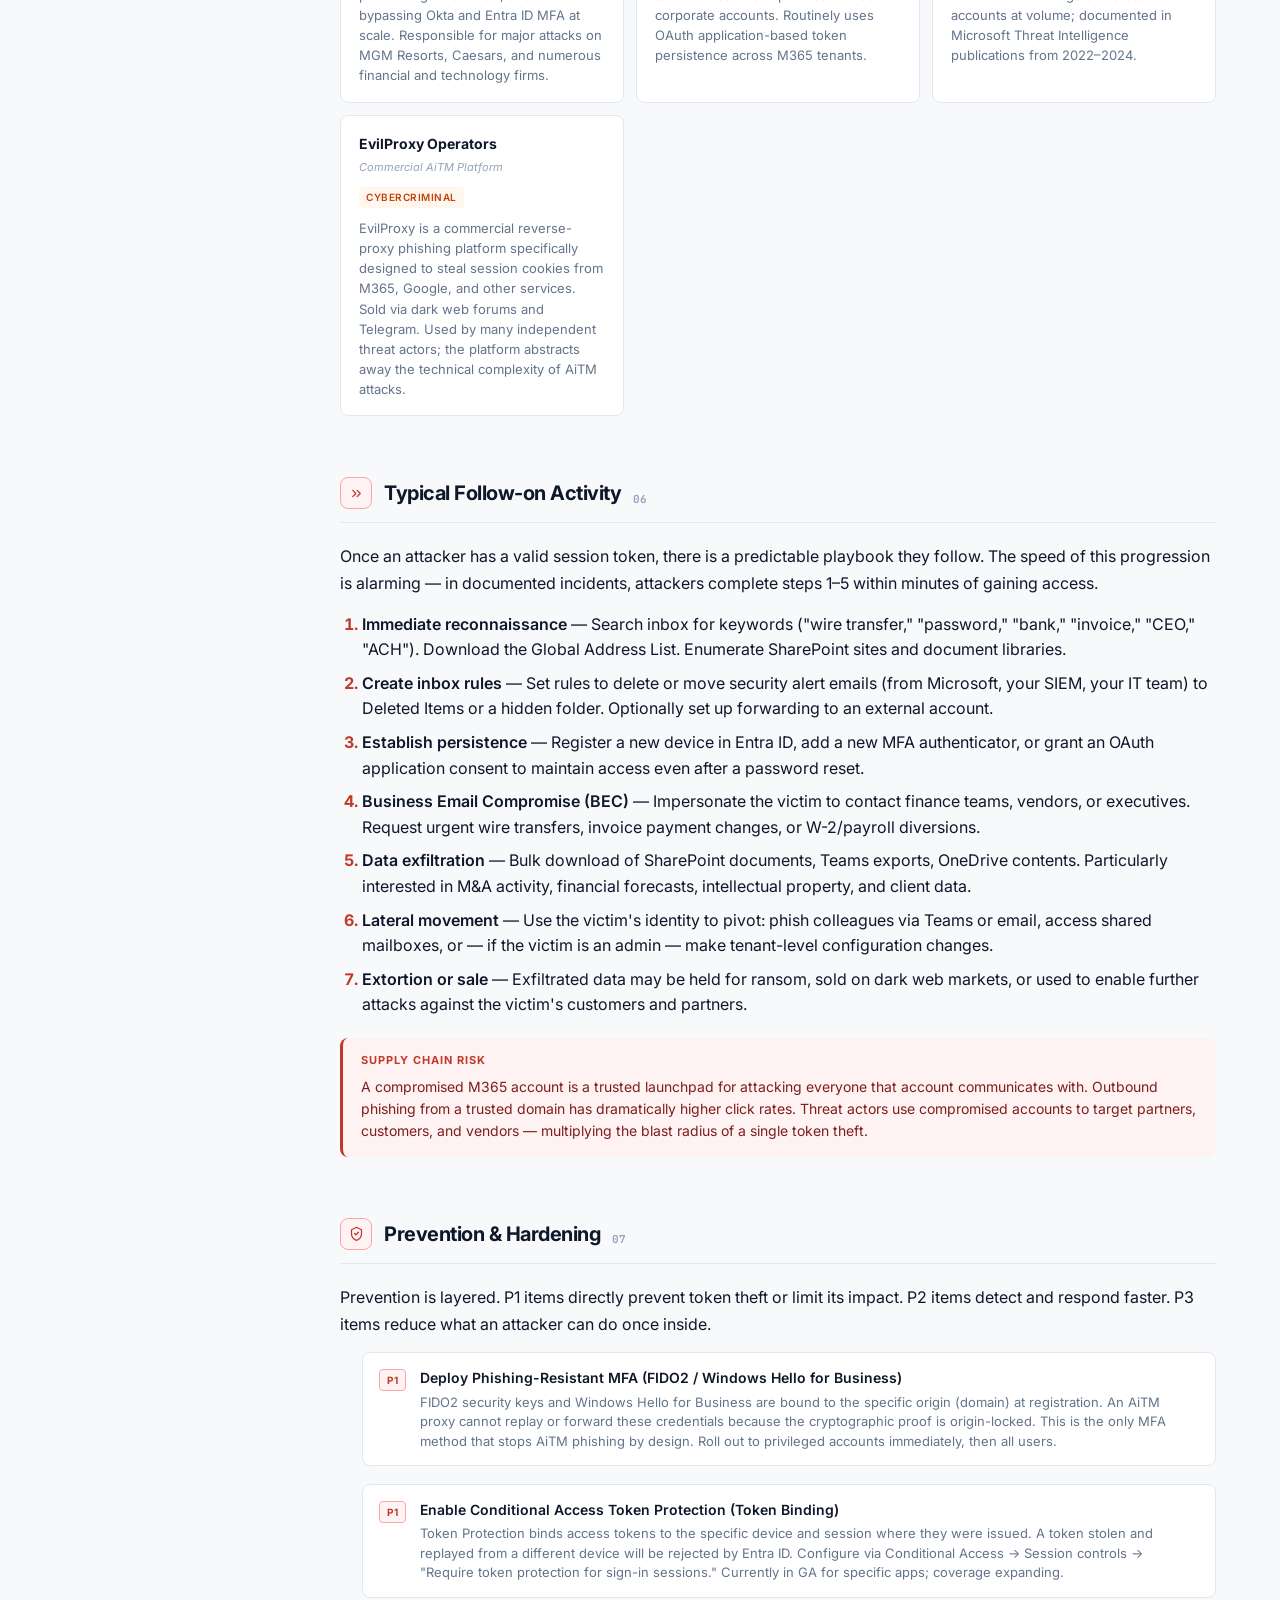
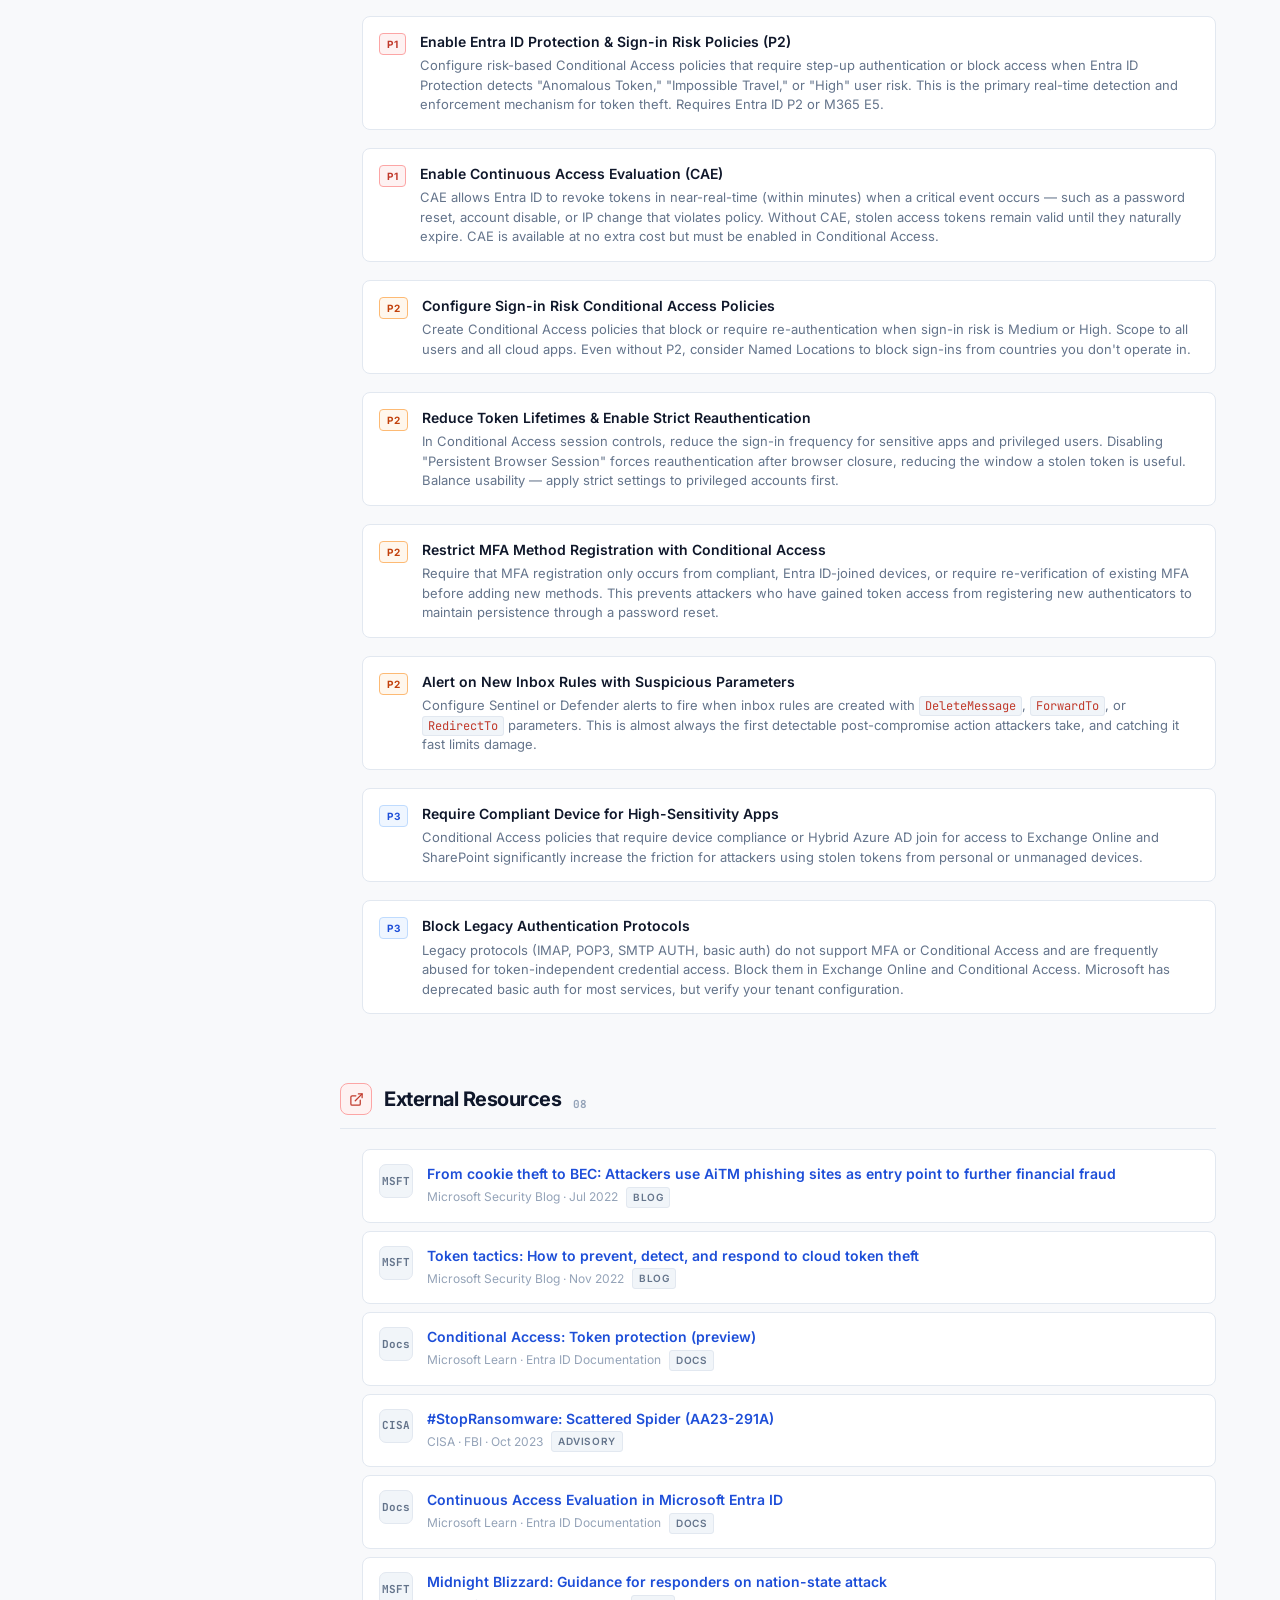
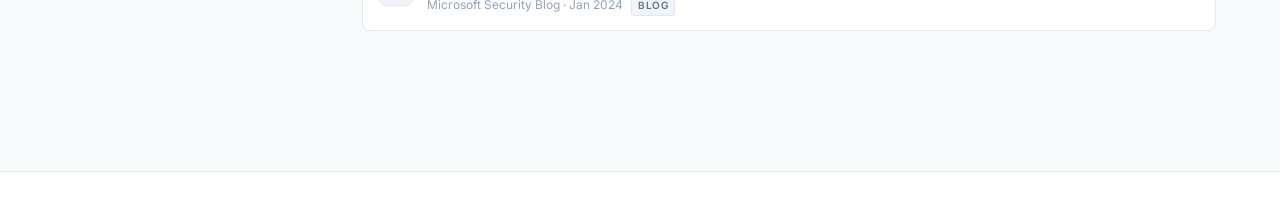
<file: attacks/session-token-theft.html>
<!DOCTYPE html>
<html lang="en">
<head>
  <meta charset="UTF-8">
  <meta name="viewport" content="width=device-width, initial-scale=1.0">
  <title>Session Token Theft &mdash; M365 Identity Threat Codex</title>
  <meta name="description" content="Everything defenders need to know about session token theft in Microsoft 365: how it works, detection queries, threat actors, and hardening steps.">
  <link rel="stylesheet" href="../assets/style.css">
  <link rel="icon" type="image/svg+xml" href="data:image/svg+xml,<svg xmlns='http://www.w3.org/2000/svg' viewBox='0 0 32 32'><rect width='32' height='32' rx='7' fill='%23c0392b'/><path d='M16 7l7 4v6c0 5-3 8-7 9-4-1-7-4-7-9V11z' fill='white' stroke='none'/></svg>">
</head>
<body>

<!-- ── NAV ──────────────────────────────────────────────────── -->
<nav class="site-nav">
  <div class="nav-inner">
    <a class="site-brand" href="../index.html">
      <div class="brand-icon">
        <svg viewBox="0 0 24 24" fill="none" stroke="white" stroke-width="2" stroke-linecap="round" stroke-linejoin="round"><path d="M12 2L4 6v6c0 6 3.5 9.5 8 11 4.5-1.5 8-5 8-11V6z"/></svg>
      </div>
      <div class="brand-name">
        M365 Identity Threat Codex
        <span class="brand-sub">Defender Reference · Microsoft 365</span>
      </div>
    </a>
    <div class="nav-divider"></div>
    <div class="nav-links">
      <a href="../index.html">Attacks</a>
      <a href="../hardening.html">Hardening Matrix</a>
      <a href="../index.html#about">About</a>
    </div>
  </div>
</nav>

<!-- ── LAYOUT ───────────────────────────────────────────────── -->
<div class="attack-page">

  <!-- ── SIDEBAR ── -->
  <aside class="attack-sidebar">
    <a class="toc-back" href="../index.html">
      <svg viewBox="0 0 24 24"><path d="M19 12H5M12 19l-7-7 7-7"/></svg>
      All Attacks
    </a>
    <div class="toc-label">On this page</div>
    <ul class="toc-list">
      <li><a href="#overview"><span class="toc-num">01</span> Overview</a></li>
      <li><a href="#why-used"><span class="toc-num">02</span> Why Attackers Use It</a></li>
      <li><a href="#impact"><span class="toc-num">03</span> Impact</a></li>
      <li><a href="#detection"><span class="toc-num">04</span> Detection &amp; Hunting</a></li>
      <li><a href="#threat-actors"><span class="toc-num">05</span> Threat Actors</a></li>
      <li><a href="#follow-on"><span class="toc-num">06</span> Follow-on Activity</a></li>
      <li><a href="#prevention"><span class="toc-num">07</span> Prevention</a></li>
      <li><a href="#resources"><span class="toc-num">08</span> Resources</a></li>
    </ul>
  </aside>

  <!-- ── MAIN CONTENT ── -->
  <main class="attack-content">

    <div class="attack-breadcrumb">
      <a href="../index.html">M365 Identity Threat Codex</a>
      <span class="sep">&rsaquo;</span>
      <span>Session Token Theft</span>
    </div>

    <header class="attack-header">
      <h1 class="attack-title">Session Token Theft</h1>
      <div class="attack-meta">
        <span class="sev-badge sev-critical">Critical</span>
        <span class="meta-pill">Credential Access</span>
        <span class="meta-pill">Defense Evasion</span>
        <span class="meta-pill mitre">T1539</span>
        <span class="meta-pill mitre">T1550.001</span>
        <span class="meta-pill">Updated Jun 2025</span>
      </div>
      <p class="attack-summary">
        Session token theft — also known as pass-the-cookie, AiTM (Adversary-in-the-Middle), or token hijacking — allows attackers to steal authenticated session tokens after a victim has already passed MFA, granting them full access to Microsoft 365 services without ever knowing the user's password.
      </p>
    </header>

    <!-- ── 01 OVERVIEW ── -->
    <section id="overview" class="attack-section">
      <h2 class="section-heading">
        <span class="section-icon">
          <svg viewBox="0 0 24 24"><path d="M2 3h6a4 4 0 0 1 4 4v14a3 3 0 0 0-3-3H2z"/><path d="M22 3h-6a4 4 0 0 0-4 4v14a3 3 0 0 1 3-3h7z"/></svg>
        </span>
        What is Session Token Theft?
        <span class="section-num">01</span>
      </h2>

      <p>
        Modern web applications — including every Microsoft 365 service — authenticate users using <strong>session tokens</strong>: short-lived cryptographic strings that are issued after a successful login. Once issued, these tokens act as proof of identity and are presented with every subsequent request. This is what keeps you logged in to Outlook or SharePoint without being asked for your password every few minutes.
      </p>
      <p>
        The critical insight attackers exploit is this: <strong>a valid token is as good as a valid login</strong>. If an attacker can steal your session token, they don't need your password, they don't need to know your MFA method, and they don't need to solve any authentication challenge. They simply replay the stolen token to Microsoft's servers, which respond exactly as they would to you — granting full authenticated access.
      </p>
      <p>
        Token theft happens through several delivery mechanisms:
      </p>
      <ul>
        <li><strong>Adversary-in-the-Middle (AiTM) phishing:</strong> The attacker stands up a reverse proxy (using tools like Evilginx2, EvilProxy, or Modlishka) that sits between the victim and the real Microsoft login page. The victim authenticates — including completing MFA — against the real Microsoft server, but all traffic flows through the attacker's proxy, which captures the resulting session cookie.</li>
        <li><strong>Malware-based extraction:</strong> Infostealer malware (Redline, Raccoon, Vidar) running on a victim's device extracts session cookies directly from browser storage, where they are stored in plaintext or easily decryptable formats.</li>
        <li><strong>Browser extension abuse:</strong> Malicious browser extensions can read and exfiltrate cookies for any domain the victim visits.</li>
        <li><strong>Token theft from memory / disk:</strong> On corporate devices, tokens may be cached in MSAL (Microsoft Authentication Library) token caches, which can be extracted by attackers with local access.</li>
      </ul>

      <div class="callout callout-danger">
        <span class="callout-title">Why MFA Doesn't Stop This</span>
        <p>MFA protects the <em>authentication event</em>. Once authentication succeeds and a token is issued, MFA has already done its job. A stolen token carries the proof that MFA was already satisfied — so the attacker never needs to trigger another MFA challenge.</p>
      </div>
    </section>

    <!-- ── 02 WHY USED ── -->
    <section id="why-used" class="attack-section">
      <h2 class="section-heading">
        <span class="section-icon">
          <svg viewBox="0 0 24 24"><circle cx="12" cy="12" r="10"/><path d="M9.09 9a3 3 0 0 1 5.83 1c0 2-3 3-3 3"/><path d="M12 17h.01"/></svg>
        </span>
        Why Do Threat Actors Use It?
        <span class="section-num">02</span>
      </h2>

      <ul>
        <li><strong>It completely bypasses MFA.</strong> This is the primary draw. The vast majority of M365 security guidance tells organizations to enable MFA — and that advice is correct. But token theft exploits the gap between authentication and authorization, rendering MFA irrelevant once a session is established.</li>
        <li><strong>Tokens are long-lived.</strong> Microsoft 365 refresh tokens can be valid for up to 90 days by default. Even access tokens (shorter-lived, typically 60-90 minutes) can be used immediately for high-value actions. Refresh tokens can silently mint new access tokens without the user's involvement.</li>
        <li><strong>No noisy credential attacks.</strong> Brute force and password spraying generate failed authentication attempts that are easy to alert on. Token theft produces successful sign-ins that look legitimate.</li>
        <li><strong>Tooling is widely available.</strong> Evilginx2, EvilProxy, Modlishka, and Muraena are all open-source or commercially available AiTM toolkits. They require minimal technical skill to deploy and can be had for a few hundred dollars in underground markets.</li>
        <li><strong>Works against all M365 services.</strong> A stolen Microsoft session token grants access to Exchange Online, SharePoint, Teams, OneDrive, Azure Portal, and any other service the victim has access to under the same tenant.</li>
        <li><strong>High ROI for BEC campaigns.</strong> Business Email Compromise is one of the highest-ROI fraud categories in cybercrime. A single successful token theft from a finance employee or executive can yield hundreds of thousands of dollars in wire fraud.</li>
      </ul>
    </section>

    <!-- ── 03 IMPACT ── -->
    <section id="impact" class="attack-section">
      <h2 class="section-heading">
        <span class="section-icon">
          <svg viewBox="0 0 24 24"><path d="M10.29 3.86L1.82 18a2 2 0 0 0 1.71 3h16.94a2 2 0 0 0 1.71-3L13.71 3.86a2 2 0 0 0-3.42 0z"/><line x1="12" y1="9" x2="12" y2="13"/><line x1="12" y1="17" x2="12.01" y2="17"/></svg>
        </span>
        What Happens If Attackers Succeed?
        <span class="section-num">03</span>
      </h2>

      <h3>Immediate Access</h3>
      <ul>
        <li><strong>Exchange Online (email):</strong> Full read/write access to the victim's inbox. Attackers immediately search for keywords like "wire transfer," "invoice," "password," "CEO," and "bank account."</li>
        <li><strong>SharePoint &amp; OneDrive:</strong> Access to all documents the victim can reach — including shared drives, financial records, legal documents, HR data, and client information.</li>
        <li><strong>Microsoft Teams:</strong> Access to all Teams conversations, channels, and files. Attackers can read historical messages and use the victim's identity to send messages to colleagues.</li>
        <li><strong>Azure Portal / Entra ID:</strong> If the victim is a privileged user (Global Admin, Application Admin, etc.), the attacker gains access to the entire tenant, including the ability to add new admin accounts.</li>
      </ul>

      <h3>Persistence &amp; Escalation</h3>
      <ul>
        <li><strong>Inbox rules:</strong> Attackers immediately create forwarding or deletion rules to hide security alert emails and forward copies of email to external addresses.</li>
        <li><strong>New device registration:</strong> Adding a new Entra ID-joined or registered device allows the attacker to obtain fresh tokens tied to a device they control, surviving a password reset.</li>
        <li><strong>New MFA methods:</strong> If Entra ID Protection policies allow, attackers register new authenticator apps or phone numbers, locking the victim out.</li>
        <li><strong>OAuth app consent:</strong> Granting a malicious OAuth application consent to the victim's account creates persistent token-based access that survives password resets.</li>
      </ul>

      <div class="callout callout-warning">
        <span class="callout-title">Password Reset Does Not Revoke Tokens by Default</span>
        <p>If a victim's password is reset without also revoking all active sessions in Entra ID, existing stolen tokens may remain valid. Always use <strong>Revoke-AzureADUserAllRefreshToken</strong> (or the Entra portal equivalent) as part of incident response.</p>
      </div>

      <h3>Financial &amp; Downstream Impact</h3>
      <ul>
        <li>Wire fraud via email impersonation of the compromised account</li>
        <li>Invoice manipulation targeting finance teams and vendors</li>
        <li>Data exfiltration for extortion or sale</li>
        <li>Supply chain compromise: using the victim's account to attack their customers and partners</li>
        <li>Ransomware deployment following lateral movement within the tenant</li>
      </ul>
    </section>

    <!-- ── 04 DETECTION ── -->
    <section id="detection" class="attack-section">
      <h2 class="section-heading">
        <span class="section-icon">
          <svg viewBox="0 0 24 24"><circle cx="11" cy="11" r="8"/><path d="m21 21-4.35-4.35"/></svg>
        </span>
        Detection &amp; Threat Hunting
        <span class="section-num">04</span>
      </h2>

      <h3>Log Sources</h3>
      <div class="log-table-wrap">
        <table class="log-table">
          <thead>
            <tr>
              <th>Source</th>
              <th>What to Look For</th>
              <th>Table (Sentinel)</th>
              <th>License</th>
            </tr>
          </thead>
          <tbody>
            <tr>
              <td class="log-source">Entra ID Sign-in Logs</td>
              <td>Sign-ins from new countries/IPs, impossible travel, MFA "previously satisfied" claims, token replay indicators</td>
              <td><code class="inline">SigninLogs</code></td>
              <td><span class="req-badge req-free">Free</span></td>
            </tr>
            <tr>
              <td class="log-source">Entra ID Protection</td>
              <td><strong>Anomalous Token</strong> risk events, impossible travel risk, unfamiliar sign-in properties</td>
              <td><code class="inline">AADUserRiskEvents</code></td>
              <td><span class="req-badge req-p1">P2 Required</span></td>
            </tr>
            <tr>
              <td class="log-source">M365 Unified Audit Log</td>
              <td>New inbox rules (<code class="inline">New-InboxRule</code>), mail forwarding changes, file access from unusual locations</td>
              <td><code class="inline">OfficeActivity</code></td>
              <td><span class="req-badge req-free">Free</span></td>
            </tr>
            <tr>
              <td class="log-source">Entra ID Audit Logs</td>
              <td>New device registrations, MFA method additions, role assignments, app consent grants</td>
              <td><code class="inline">AuditLogs</code></td>
              <td><span class="req-badge req-free">Free</span></td>
            </tr>
            <tr>
              <td class="log-source">Defender for Cloud Apps</td>
              <td>Impossible travel alerts, mass download activity, session token anomalies</td>
              <td><code class="inline">CloudAppEvents</code></td>
              <td><span class="req-badge req-p2">MDCA License</span></td>
            </tr>
          </tbody>
        </table>
      </div>

      <div class="callout callout-info">
        <span class="callout-title">Prerequisite: Enable Entra ID Protection</span>
        <p>The single most impactful detection for token theft is the <strong>"Anomalous Token"</strong> risk event in Entra ID Protection. It detects tokens being used from unusual locations, devices, or with anomalous claims. This requires an Entra ID P2 (or Microsoft 365 E5 / E5 Security) license.</p>
      </div>

      <h3>Hunt Query 1 — Anomalous Token Risk Events</h3>
      <div class="code-block" data-lang="kql">
        <div class="code-header">
          <span class="code-lang">KQL</span>
          <span class="code-desc">Microsoft Sentinel &mdash; AADUserRiskEvents</span>
          <button class="copy-btn">Copy</button>
        </div>
        <div class="code-body">
          <pre><code>// Entra ID Protection: Anomalous Token risk events
// Requires Entra ID P2 license. High-fidelity signal for token theft.
AADUserRiskEvents
| where TimeGenerated > ago(7d)
| where RiskEventType == "anomalousToken"
| project
    TimeGenerated,
    UserPrincipalName,
    RiskLevel,
    RiskDetail,
    IpAddress,
    Location,
    AdditionalInfo
| order by RiskLevel asc, TimeGenerated desc</code></pre>
        </div>
      </div>

      <h3>Hunt Query 2 — Impossible Travel &amp; Risk Events in Sign-in Logs</h3>
      <div class="code-block" data-lang="kql">
        <div class="code-header">
          <span class="code-lang">KQL</span>
          <span class="code-desc">Microsoft Sentinel &mdash; SigninLogs</span>
          <button class="copy-btn">Copy</button>
        </div>
        <div class="code-body">
          <pre><code>// Sign-ins flagged with high-risk signals
// Catches token replay, impossible travel, and unfamiliar properties
SigninLogs
| where TimeGenerated > ago(7d)
| where ResultType == 0                       // Successful sign-ins only
| where RiskEventTypes_V2 has_any (
    "anomalousToken",
    "impossibleTravel",
    "unfamiliarFeatures",
    "anonymizedIPAddress",
    "maliciousIPAddress"
  )
| project
    TimeGenerated,
    UserPrincipalName,
    AppDisplayName,
    IPAddress,
    Location,
    RiskEventTypes_V2,
    AuthenticationRequirement,
    IsCompliant,
    DeviceDetail,
    ConditionalAccessStatus
| order by TimeGenerated desc</code></pre>
        </div>
      </div>

      <h3>Hunt Query 3 — Suspicious Inbox Rules Post Sign-in</h3>
      <div class="code-block" data-lang="kql">
        <div class="code-header">
          <span class="code-lang">KQL</span>
          <span class="code-desc">Microsoft Sentinel &mdash; OfficeActivity</span>
          <button class="copy-btn">Copy</button>
        </div>
        <div class="code-body">
          <pre><code>// Inbox rules with attacker-typical parameters
// Attackers create these immediately after access to hide security alerts
// and forward email copies to external addresses
OfficeActivity
| where TimeGenerated > ago(14d)
| where Operation in ("New-InboxRule", "Set-InboxRule")
| extend Params = todynamic(Parameters)
| mv-expand Params
| where Params.Name in~ (
    "DeleteMessage",
    "ForwardTo",
    "RedirectTo",
    "MoveToFolder",
    "ForwardAsAttachmentTo",
    "MarkAsRead"
  )
| project
    TimeGenerated,
    UserId,
    ClientIP,
    Operation,
    RuleName = tostring(Params.Name),
    RuleValue = tostring(Params.Value)
| order by TimeGenerated desc</code></pre>
        </div>
      </div>

      <h3>Hunt Query 4 — MFA "Previously Satisfied" on Non-Compliant Devices</h3>
      <div class="code-block" data-lang="kql">
        <div class="code-header">
          <span class="code-lang">KQL</span>
          <span class="code-desc">Microsoft Sentinel &mdash; SigninLogs</span>
          <button class="copy-btn">Copy</button>
        </div>
        <div class="code-body">
          <pre><code>// Token replay indicator: MFA satisfied by prior session
// on a device not recognized as compliant.
// Legitimate replay is normal; flag when combined with new/unknown device.
SigninLogs
| where TimeGenerated > ago(7d)
| where ResultType == 0
| where AuthenticationDetails has "Previously satisfied"
| where IsCompliant == false or IsCompliant == ""
| extend DeviceId = tostring(DeviceDetail.deviceId)
| where isempty(DeviceId)                     // No device identity — suspicious
| project
    TimeGenerated,
    UserPrincipalName,
    AppDisplayName,
    IPAddress,
    Location,
    AuthenticationRequirement,
    ConditionalAccessStatus,
    DeviceDetail
| order by TimeGenerated desc</code></pre>
        </div>
      </div>
    </section>

    <!-- ── 05 THREAT ACTORS ── -->
    <section id="threat-actors" class="attack-section">
      <h2 class="section-heading">
        <span class="section-icon">
          <svg viewBox="0 0 24 24"><path d="M17 21v-2a4 4 0 0 0-4-4H5a4 4 0 0 0-4 4v2"/><circle cx="9" cy="7" r="4"/><path d="M23 21v-2a4 4 0 0 0-3-3.87"/><path d="M16 3.13a4 4 0 0 1 0 7.75"/></svg>
        </span>
        Known Threat Actors
        <span class="section-num">05</span>
      </h2>

      <p>The following threat actors have been publicly documented using session token theft and AiTM techniques against Microsoft 365 environments.</p>

      <div class="actor-grid">

        <div class="actor-card">
          <div class="actor-name">Scattered Spider</div>
          <div class="actor-aka">UNC3944 &middot; Muddled Libra &middot; 0ktapus</div>
          <div class="actor-tags">
            <span class="actor-tag actor-criminal">Cybercriminal</span>
          </div>
          <div class="actor-notes">
            Prolific English-speaking cybercriminal group with extensive AiTM phishing operations. Known for calling IT helpdesks while simultaneously performing token theft, and for bypassing Okta and Entra ID MFA at scale. Responsible for major attacks on MGM Resorts, Caesars, and numerous financial and technology firms.
          </div>
        </div>

        <div class="actor-card">
          <div class="actor-name">Midnight Blizzard</div>
          <div class="actor-aka">APT29 &middot; Cozy Bear &middot; NOBELIUM</div>
          <div class="actor-tags">
            <span class="actor-tag actor-nation">Nation-State (Russia)</span>
          </div>
          <div class="actor-notes">
            Russian SVR-linked group known for sophisticated, persistent intrusions. In the 2024 Microsoft breach, used password spraying followed by legacy token abuse to compromise Microsoft corporate accounts. Routinely uses OAuth application-based token persistence across M365 tenants.
          </div>
        </div>

        <div class="actor-card">
          <div class="actor-name">Storm-1167</div>
          <div class="actor-aka">Caffeine &middot; Various BEC Groups</div>
          <div class="actor-tags">
            <span class="actor-tag actor-criminal">Cybercriminal</span>
          </div>
          <div class="actor-notes">
            Operates a large-scale AiTM-as-a-service phishing platform sold to other criminal actors. Primarily motivated by Business Email Compromise and financial fraud. Targets Microsoft 365 accounts at volume; documented in Microsoft Threat Intelligence publications from 2022–2024.
          </div>
        </div>

        <div class="actor-card">
          <div class="actor-name">EvilProxy Operators</div>
          <div class="actor-aka">Commercial AiTM Platform</div>
          <div class="actor-tags">
            <span class="actor-tag actor-criminal">Cybercriminal</span>
          </div>
          <div class="actor-notes">
            EvilProxy is a commercial reverse-proxy phishing platform specifically designed to steal session cookies from M365, Google, and other services. Sold via dark web forums and Telegram. Used by many independent threat actors; the platform abstracts away the technical complexity of AiTM attacks.
          </div>
        </div>

      </div>
    </section>

    <!-- ── 06 FOLLOW-ON ── -->
    <section id="follow-on" class="attack-section">
      <h2 class="section-heading">
        <span class="section-icon">
          <svg viewBox="0 0 24 24"><polyline points="13 17 18 12 13 7"/><polyline points="6 17 11 12 6 7"/></svg>
        </span>
        Typical Follow-on Activity
        <span class="section-num">06</span>
      </h2>

      <p>Once an attacker has a valid session token, there is a predictable playbook they follow. The speed of this progression is alarming — in documented incidents, attackers complete steps 1–5 within minutes of gaining access.</p>

      <ol>
        <li>
          <strong>Immediate reconnaissance</strong> &mdash; Search inbox for keywords ("wire transfer," "password," "bank," "invoice," "CEO," "ACH"). Download the Global Address List. Enumerate SharePoint sites and document libraries.
        </li>
        <li>
          <strong>Create inbox rules</strong> &mdash; Set rules to delete or move security alert emails (from Microsoft, your SIEM, your IT team) to Deleted Items or a hidden folder. Optionally set up forwarding to an external account.
        </li>
        <li>
          <strong>Establish persistence</strong> &mdash; Register a new device in Entra ID, add a new MFA authenticator, or grant an OAuth application consent to maintain access even after a password reset.
        </li>
        <li>
          <strong>Business Email Compromise (BEC)</strong> &mdash; Impersonate the victim to contact finance teams, vendors, or executives. Request urgent wire transfers, invoice payment changes, or W-2/payroll diversions.
        </li>
        <li>
          <strong>Data exfiltration</strong> &mdash; Bulk download of SharePoint documents, Teams exports, OneDrive contents. Particularly interested in M&amp;A activity, financial forecasts, intellectual property, and client data.
        </li>
        <li>
          <strong>Lateral movement</strong> &mdash; Use the victim's identity to pivot: phish colleagues via Teams or email, access shared mailboxes, or — if the victim is an admin — make tenant-level configuration changes.
        </li>
        <li>
          <strong>Extortion or sale</strong> &mdash; Exfiltrated data may be held for ransom, sold on dark web markets, or used to enable further attacks against the victim's customers and partners.
        </li>
      </ol>

      <div class="callout callout-danger">
        <span class="callout-title">Supply Chain Risk</span>
        <p>A compromised M365 account is a trusted launchpad for attacking everyone that account communicates with. Outbound phishing from a trusted domain has dramatically higher click rates. Threat actors use compromised accounts to target partners, customers, and vendors &mdash; multiplying the blast radius of a single token theft.</p>
      </div>
    </section>

    <!-- ── 07 PREVENTION ── -->
    <section id="prevention" class="attack-section">
      <h2 class="section-heading">
        <span class="section-icon">
          <svg viewBox="0 0 24 24"><path d="M12 2L4 6v6c0 6 3.5 9.5 8 11 4.5-1.5 8-5 8-11V6z"/><polyline points="9 12 11 14 15 10"/></svg>
        </span>
        Prevention &amp; Hardening
        <span class="section-num">07</span>
      </h2>

      <p>Prevention is layered. P1 items directly prevent token theft or limit its impact. P2 items detect and respond faster. P3 items reduce what an attacker can do once inside.</p>

      <ul class="prevention-list">

        <li class="prevention-item">
          <span class="prev-priority p1">P1</span>
          <div class="prev-body">
            <div class="prev-title">Deploy Phishing-Resistant MFA (FIDO2 / Windows Hello for Business)</div>
            <div class="prev-desc">FIDO2 security keys and Windows Hello for Business are bound to the specific origin (domain) at registration. An AiTM proxy cannot replay or forward these credentials because the cryptographic proof is origin-locked. This is the only MFA method that stops AiTM phishing by design. Roll out to privileged accounts immediately, then all users.</div>
          </div>
        </li>

        <li class="prevention-item">
          <span class="prev-priority p1">P1</span>
          <div class="prev-body">
            <div class="prev-title">Enable Conditional Access Token Protection (Token Binding)</div>
            <div class="prev-desc">Token Protection binds access tokens to the specific device and session where they were issued. A token stolen and replayed from a different device will be rejected by Entra ID. Configure via Conditional Access &rarr; Session controls &rarr; "Require token protection for sign-in sessions." Currently in GA for specific apps; coverage expanding.</div>
          </div>
        </li>

        <li class="prevention-item">
          <span class="prev-priority p1">P1</span>
          <div class="prev-body">
            <div class="prev-title">Enable Entra ID Protection &amp; Sign-in Risk Policies (P2)</div>
            <div class="prev-desc">Configure risk-based Conditional Access policies that require step-up authentication or block access when Entra ID Protection detects "Anomalous Token," "Impossible Travel," or "High" user risk. This is the primary real-time detection and enforcement mechanism for token theft. Requires Entra ID P2 or M365 E5.</div>
          </div>
        </li>

        <li class="prevention-item">
          <span class="prev-priority p1">P1</span>
          <div class="prev-body">
            <div class="prev-title">Enable Continuous Access Evaluation (CAE)</div>
            <div class="prev-desc">CAE allows Entra ID to revoke tokens in near-real-time (within minutes) when a critical event occurs — such as a password reset, account disable, or IP change that violates policy. Without CAE, stolen access tokens remain valid until they naturally expire. CAE is available at no extra cost but must be enabled in Conditional Access.</div>
          </div>
        </li>

        <li class="prevention-item">
          <span class="prev-priority p2">P2</span>
          <div class="prev-body">
            <div class="prev-title">Configure Sign-in Risk Conditional Access Policies</div>
            <div class="prev-desc">Create Conditional Access policies that block or require re-authentication when sign-in risk is Medium or High. Scope to all users and all cloud apps. Even without P2, consider Named Locations to block sign-ins from countries you don't operate in.</div>
          </div>
        </li>

        <li class="prevention-item">
          <span class="prev-priority p2">P2</span>
          <div class="prev-body">
            <div class="prev-title">Reduce Token Lifetimes &amp; Enable Strict Reauthentication</div>
            <div class="prev-desc">In Conditional Access session controls, reduce the sign-in frequency for sensitive apps and privileged users. Disabling "Persistent Browser Session" forces reauthentication after browser closure, reducing the window a stolen token is useful. Balance usability — apply strict settings to privileged accounts first.</div>
          </div>
        </li>

        <li class="prevention-item">
          <span class="prev-priority p2">P2</span>
          <div class="prev-body">
            <div class="prev-title">Restrict MFA Method Registration with Conditional Access</div>
            <div class="prev-desc">Require that MFA registration only occurs from compliant, Entra ID-joined devices, or require re-verification of existing MFA before adding new methods. This prevents attackers who have gained token access from registering new authenticators to maintain persistence through a password reset.</div>
          </div>
        </li>

        <li class="prevention-item">
          <span class="prev-priority p2">P2</span>
          <div class="prev-body">
            <div class="prev-title">Alert on New Inbox Rules with Suspicious Parameters</div>
            <div class="prev-desc">Configure Sentinel or Defender alerts to fire when inbox rules are created with <code class="inline">DeleteMessage</code>, <code class="inline">ForwardTo</code>, or <code class="inline">RedirectTo</code> parameters. This is almost always the first detectable post-compromise action attackers take, and catching it fast limits damage.</div>
          </div>
        </li>

        <li class="prevention-item">
          <span class="prev-priority p3">P3</span>
          <div class="prev-body">
            <div class="prev-title">Require Compliant Device for High-Sensitivity Apps</div>
            <div class="prev-desc">Conditional Access policies that require device compliance or Hybrid Azure AD join for access to Exchange Online and SharePoint significantly increase the friction for attackers using stolen tokens from personal or unmanaged devices.</div>
          </div>
        </li>

        <li class="prevention-item">
          <span class="prev-priority p3">P3</span>
          <div class="prev-body">
            <div class="prev-title">Block Legacy Authentication Protocols</div>
            <div class="prev-desc">Legacy protocols (IMAP, POP3, SMTP AUTH, basic auth) do not support MFA or Conditional Access and are frequently abused for token-independent credential access. Block them in Exchange Online and Conditional Access. Microsoft has deprecated basic auth for most services, but verify your tenant configuration.</div>
          </div>
        </li>

      </ul>
    </section>

    <!-- ── 08 RESOURCES ── -->
    <section id="resources" class="attack-section">
      <h2 class="section-heading">
        <span class="section-icon">
          <svg viewBox="0 0 24 24"><path d="M18 13v6a2 2 0 0 1-2 2H5a2 2 0 0 1-2-2V8a2 2 0 0 1 2-2h6"/><polyline points="15 3 21 3 21 9"/><line x1="10" y1="14" x2="21" y2="3"/></svg>
        </span>
        External Resources
        <span class="section-num">08</span>
      </h2>

      <ul class="resource-list">

        <a class="resource-item" href="https://www.microsoft.com/en-us/security/blog/2022/07/12/from-cookie-theft-to-bec-attackers-use-aitm-phishing-sites-as-entry-point-to-further-financial-fraud/" target="_blank" rel="noopener">
          <div class="resource-source-icon">MSFT</div>
          <div class="resource-body">
            <div class="resource-title">From cookie theft to BEC: Attackers use AiTM phishing sites as entry point to further financial fraud</div>
            <div class="resource-meta">Microsoft Security Blog &middot; Jul 2022 <span class="resource-type">Blog</span></div>
          </div>
        </a>

        <a class="resource-item" href="https://www.microsoft.com/en-us/security/blog/2022/11/16/token-tactics-how-to-prevent-detect-and-respond-to-cloud-token-theft/" target="_blank" rel="noopener">
          <div class="resource-source-icon">MSFT</div>
          <div class="resource-body">
            <div class="resource-title">Token tactics: How to prevent, detect, and respond to cloud token theft</div>
            <div class="resource-meta">Microsoft Security Blog &middot; Nov 2022 <span class="resource-type">Blog</span></div>
          </div>
        </a>

        <a class="resource-item" href="https://learn.microsoft.com/en-us/entra/identity/conditional-access/concept-token-protection" target="_blank" rel="noopener">
          <div class="resource-source-icon">Docs</div>
          <div class="resource-body">
            <div class="resource-title">Conditional Access: Token protection (preview)</div>
            <div class="resource-meta">Microsoft Learn &middot; Entra ID Documentation <span class="resource-type">Docs</span></div>
          </div>
        </a>

        <a class="resource-item" href="https://www.cisa.gov/sites/default/files/2023-10/StopRansomware_Scattered_Spider_AA23-291A.pdf" target="_blank" rel="noopener">
          <div class="resource-source-icon">CISA</div>
          <div class="resource-body">
            <div class="resource-title">#StopRansomware: Scattered Spider (AA23-291A)</div>
            <div class="resource-meta">CISA &middot; FBI &middot; Oct 2023 <span class="resource-type">Advisory</span></div>
          </div>
        </a>

        <a class="resource-item" href="https://learn.microsoft.com/en-us/entra/identity/conditional-access/concept-continuous-access-evaluation" target="_blank" rel="noopener">
          <div class="resource-source-icon">Docs</div>
          <div class="resource-body">
            <div class="resource-title">Continuous Access Evaluation in Microsoft Entra ID</div>
            <div class="resource-meta">Microsoft Learn &middot; Entra ID Documentation <span class="resource-type">Docs</span></div>
          </div>
        </a>

        <a class="resource-item" href="https://www.microsoft.com/en-us/security/blog/2024/01/25/midnight-blizzard-guidance-for-responders-on-nation-state-attack/" target="_blank" rel="noopener">
          <div class="resource-source-icon">MSFT</div>
          <div class="resource-body">
            <div class="resource-title">Midnight Blizzard: Guidance for responders on nation-state attack</div>
            <div class="resource-meta">Microsoft Security Blog &middot; Jan 2024 <span class="resource-type">Blog</span></div>
          </div>
        </a>

      </ul>
    </section>

  </main><!-- /attack-content -->
</div><!-- /attack-page -->

<!-- ── FOOTER ────────────────────────────────────────────────── -->
<footer class="site-footer">
  <div class="footer-inner">
    <div>
      <div class="footer-brand">M365 Identity Threat Codex</div>
      <div class="footer-sub">Built by <a href="https://github.com/jogit91" target="_blank" rel="noopener">Jake Ouellette</a> &middot; Hosted on GitHub Pages</div>
    </div>
    <div class="footer-links">
      <a href="../index.html">All Attacks</a>
      <a href="https://github.com/jogit91/identity_threat_codex" target="_blank" rel="noopener">GitHub</a>
    </div>
  </div>
</footer>

<script src="../assets/main.js"></script>
</body>
</html>
</file>
<file: assets/style.css>
@import url('https://fonts.googleapis.com/css2?family=Inter:wght@400;500;600;700;800&family=JetBrains+Mono:wght@400;500&display=swap');

:root {
  --bg: #f8f9fb;
  --surface: #ffffff;
  --surface-alt: #f1f5f9;
  --border: #e2e8f0;
  --text: #0f172a;
  --text-muted: #64748b;
  --text-subtle: #94a3b8;
  --accent: #c0392b;
  --accent-hover: #a93226;
  --link: #1d4ed8;
  --link-hover: #1e40af;
  --critical: #c0392b;
  --critical-bg: #fef2f2;
  --critical-border: #fca5a5;
  --high: #c2410c;
  --high-bg: #fff7ed;
  --high-border: #fdba74;
  --medium: #b45309;
  --medium-bg: #fffbeb;
  --medium-border: #fcd34d;
  --low: #15803d;
  --low-bg: #f0fdf4;
  --code-bg: #0f172a;
  --code-surface: #1e293b;
  --code-text: #cbd5e1;
  --code-comment: #475569;
  --code-keyword: #7dd3fc;
  --code-string: #86efac;
  --code-function: #fbbf24;
  --code-number: #fb923c;
  --nav-height: 60px;
  --sidebar-width: 220px;
  --radius: 8px;
  --shadow-sm: 0 1px 2px rgba(0,0,0,0.06);
  --shadow: 0 1px 3px rgba(0,0,0,0.08), 0 1px 2px rgba(0,0,0,0.04);
  --shadow-md: 0 4px 12px rgba(0,0,0,0.08), 0 2px 4px rgba(0,0,0,0.04);
}

*, *::before, *::after { box-sizing: border-box; margin: 0; padding: 0; }

html { scroll-behavior: smooth; }

body {
  font-family: 'Inter', system-ui, -apple-system, sans-serif;
  background: var(--bg);
  color: var(--text);
  font-size: 16px;
  line-height: 1.7;
  -webkit-font-smoothing: antialiased;
}

a { color: var(--link); }
a:hover { color: var(--link-hover); }

/* ─── NAV ─────────────────────────────────────────────────── */

.site-nav {
  position: sticky;
  top: 0;
  z-index: 100;
  background: rgba(255,255,255,0.96);
  backdrop-filter: blur(8px);
  border-bottom: 1px solid var(--border);
  height: var(--nav-height);
  display: flex;
  align-items: center;
}

.nav-inner {
  max-width: 1200px;
  width: 100%;
  margin: 0 auto;
  padding: 0 24px;
  display: flex;
  align-items: center;
  gap: 24px;
}

.site-brand {
  display: flex;
  align-items: center;
  gap: 10px;
  text-decoration: none;
  flex-shrink: 0;
}

.brand-icon {
  width: 30px;
  height: 30px;
  background: var(--accent);
  border-radius: 7px;
  display: flex;
  align-items: center;
  justify-content: center;
  flex-shrink: 0;
}

.brand-icon svg { width: 16px; height: 16px; stroke: white; fill: none; stroke-width: 2; stroke-linecap: round; stroke-linejoin: round; }

.brand-name {
  font-size: 14px;
  font-weight: 700;
  color: var(--text);
  letter-spacing: -0.02em;
  line-height: 1.2;
}

.brand-name .brand-sub {
  font-size: 11px;
  font-weight: 500;
  color: var(--text-subtle);
  display: block;
  letter-spacing: 0;
}

.nav-divider {
  height: 20px;
  width: 1px;
  background: var(--border);
}

.nav-links {
  display: flex;
  align-items: center;
  gap: 2px;
}

.nav-links a {
  color: var(--text-muted);
  text-decoration: none;
  font-size: 13px;
  font-weight: 500;
  padding: 5px 10px;
  border-radius: 6px;
  transition: color 0.15s, background 0.15s;
}

.nav-links a:hover {
  color: var(--text);
  background: var(--surface-alt);
}

.nav-right {
  margin-left: auto;
  display: flex;
  align-items: center;
  gap: 8px;
}

.nav-badge {
  font-size: 11px;
  font-weight: 600;
  color: var(--accent);
  background: var(--critical-bg);
  border: 1px solid var(--critical-border);
  border-radius: 4px;
  padding: 2px 7px;
  text-transform: uppercase;
  letter-spacing: 0.06em;
}

/* ─── HERO ─────────────────────────────────────────────────── */

.hero {
  background: var(--surface);
  border-bottom: 1px solid var(--border);
  padding: 64px 24px 56px;
  text-align: center;
  position: relative;
  overflow: hidden;
}

.hero::before {
  content: '';
  position: absolute;
  inset: 0;
  background: radial-gradient(ellipse at 50% 0%, rgba(192,57,43,0.04) 0%, transparent 70%);
  pointer-events: none;
}

.hero-eyebrow {
  display: inline-flex;
  align-items: center;
  gap: 6px;
  font-size: 11px;
  font-weight: 700;
  color: var(--accent);
  text-transform: uppercase;
  letter-spacing: 0.1em;
  margin-bottom: 18px;
  padding: 4px 12px;
  background: var(--critical-bg);
  border: 1px solid var(--critical-border);
  border-radius: 100px;
}

.hero h1 {
  font-size: clamp(28px, 5vw, 46px);
  font-weight: 800;
  color: var(--text);
  letter-spacing: -0.035em;
  line-height: 1.15;
  margin-bottom: 16px;
}

.hero h1 em {
  font-style: normal;
  color: var(--accent);
}

.hero-sub {
  font-size: 17px;
  color: var(--text-muted);
  max-width: 580px;
  margin: 0 auto 32px;
  line-height: 1.65;
  font-weight: 400;
}

.search-wrap {
  max-width: 460px;
  margin: 0 auto;
  position: relative;
}

.search-wrap svg {
  position: absolute;
  left: 15px;
  top: 50%;
  transform: translateY(-50%);
  width: 16px;
  height: 16px;
  stroke: var(--text-subtle);
  fill: none;
  stroke-width: 2;
  stroke-linecap: round;
  stroke-linejoin: round;
  pointer-events: none;
}

.search-wrap input {
  width: 100%;
  padding: 12px 20px 12px 42px;
  font-size: 14px;
  font-family: inherit;
  background: var(--bg);
  border: 1.5px solid var(--border);
  border-radius: 50px;
  color: var(--text);
  outline: none;
  transition: border-color 0.2s, box-shadow 0.2s;
}

.search-wrap input::placeholder { color: var(--text-subtle); }
.search-wrap input:focus {
  border-color: var(--accent);
  box-shadow: 0 0 0 3px rgba(192,57,43,0.08);
}

.hero-stats {
  display: flex;
  justify-content: center;
  gap: 32px;
  margin-top: 36px;
  padding-top: 28px;
  border-top: 1px solid var(--border);
}

.hero-stat {
  text-align: center;
}

.stat-number {
  font-size: 24px;
  font-weight: 800;
  color: var(--text);
  letter-spacing: -0.03em;
  line-height: 1;
  display: block;
}

.stat-label {
  font-size: 12px;
  color: var(--text-subtle);
  font-weight: 500;
  margin-top: 4px;
  display: block;
  text-transform: uppercase;
  letter-spacing: 0.06em;
}

/* ─── ATTACK GRID ─────────────────────────────────────────── */

.attacks-section {
  max-width: 1200px;
  margin: 0 auto;
  padding: 40px 24px 80px;
}

.section-toolbar {
  display: flex;
  align-items: center;
  justify-content: space-between;
  margin-bottom: 24px;
  flex-wrap: wrap;
  gap: 12px;
}

.section-label {
  font-size: 11px;
  font-weight: 700;
  text-transform: uppercase;
  letter-spacing: 0.1em;
  color: var(--text-subtle);
}

.filter-chips {
  display: flex;
  gap: 6px;
  flex-wrap: wrap;
}

.chip {
  padding: 4px 12px;
  font-size: 12px;
  font-weight: 500;
  background: var(--surface);
  border: 1px solid var(--border);
  border-radius: 100px;
  color: var(--text-muted);
  cursor: pointer;
  transition: all 0.15s;
  user-select: none;
}

.chip:hover { border-color: var(--text-muted); color: var(--text); }
.chip.active { background: var(--text); border-color: var(--text); color: white; }

.attacks-grid {
  display: grid;
  grid-template-columns: repeat(auto-fill, minmax(340px, 1fr));
  gap: 16px;
}

.attack-card {
  background: var(--surface);
  border: 1px solid var(--border);
  border-left: 4px solid var(--critical);
  border-radius: var(--radius);
  padding: 24px;
  transition: box-shadow 0.2s, transform 0.15s;
  text-decoration: none;
  color: inherit;
  display: flex;
  flex-direction: column;
}

.attack-card:hover {
  box-shadow: var(--shadow-md);
  transform: translateY(-2px);
}

.attack-card.sev-high { border-left-color: var(--high); }
.attack-card.sev-medium { border-left-color: var(--medium); }

.card-header {
  display: flex;
  align-items: flex-start;
  justify-content: space-between;
  gap: 10px;
  margin-bottom: 8px;
}

.card-name {
  font-size: 17px;
  font-weight: 700;
  color: var(--text);
  letter-spacing: -0.02em;
  line-height: 1.3;
}

.sev-badge {
  font-size: 10px;
  font-weight: 700;
  text-transform: uppercase;
  letter-spacing: 0.07em;
  padding: 3px 7px;
  border-radius: 4px;
  white-space: nowrap;
  flex-shrink: 0;
}

.sev-critical { background: var(--critical-bg); color: var(--critical); border: 1px solid var(--critical-border); }
.sev-high-badge { background: var(--high-bg); color: var(--high); border: 1px solid var(--high-border); }
.sev-medium-badge { background: var(--medium-bg); color: var(--medium); border: 1px solid var(--medium-border); }

.card-category {
  font-size: 11px;
  font-weight: 600;
  color: var(--text-subtle);
  text-transform: uppercase;
  letter-spacing: 0.07em;
  margin-bottom: 12px;
}

.card-desc {
  font-size: 14px;
  color: var(--text-muted);
  line-height: 1.6;
  margin-bottom: 18px;
  flex: 1;
}

.card-tags {
  display: flex;
  flex-wrap: wrap;
  gap: 5px;
  margin-bottom: 18px;
}

.tag {
  font-size: 11px;
  font-weight: 500;
  padding: 2px 7px;
  background: var(--surface-alt);
  border: 1px solid var(--border);
  border-radius: 4px;
  color: var(--text-muted);
}

.card-footer {
  display: flex;
  align-items: center;
  justify-content: space-between;
  font-size: 12px;
  color: var(--text-subtle);
  padding-top: 14px;
  border-top: 1px solid var(--border);
}

.card-link {
  font-size: 13px;
  font-weight: 600;
  color: var(--accent);
  display: flex;
  align-items: center;
  gap: 4px;
}

/* ─── ATTACK PAGE LAYOUT ──────────────────────────────────── */

.attack-page {
  max-width: 1200px;
  margin: 0 auto;
  padding: 0 24px;
  display: grid;
  grid-template-columns: var(--sidebar-width) 1fr;
  gap: 56px;
  align-items: start;
}

/* ─── SIDEBAR ─────────────────────────────────────────────── */

.attack-sidebar {
  position: sticky;
  top: calc(var(--nav-height) + 20px);
  padding: 28px 0 40px;
}

.toc-back {
  display: flex;
  align-items: center;
  gap: 6px;
  font-size: 13px;
  font-weight: 500;
  color: var(--text-muted);
  text-decoration: none;
  padding: 7px 10px;
  border-radius: 6px;
  margin-bottom: 20px;
  transition: all 0.15s;
  border: 1px solid transparent;
}

.toc-back:hover {
  background: var(--surface);
  border-color: var(--border);
  color: var(--text);
}

.toc-back svg {
  width: 14px;
  height: 14px;
  stroke: currentColor;
  fill: none;
  stroke-width: 2;
  stroke-linecap: round;
  stroke-linejoin: round;
}

.toc-label {
  font-size: 10px;
  font-weight: 700;
  text-transform: uppercase;
  letter-spacing: 0.12em;
  color: var(--text-subtle);
  margin-bottom: 10px;
  padding: 0 10px;
}

.toc-list {
  list-style: none;
}

.toc-list li a {
  display: flex;
  align-items: center;
  gap: 8px;
  font-size: 13px;
  color: var(--text-muted);
  text-decoration: none;
  padding: 6px 10px;
  border-radius: 6px;
  border-left: 2px solid transparent;
  transition: all 0.15s;
  line-height: 1.4;
  margin-left: -2px;
}

.toc-list li a:hover {
  color: var(--text);
  background: var(--surface);
}

.toc-list li a.active {
  color: var(--accent);
  border-left-color: var(--accent);
  background: var(--critical-bg);
  font-weight: 500;
}

.toc-list li a .toc-num {
  font-size: 10px;
  font-weight: 700;
  color: var(--text-subtle);
  width: 16px;
  flex-shrink: 0;
  font-family: 'JetBrains Mono', monospace;
}

.toc-list li a.active .toc-num { color: var(--accent); }

/* ─── ATTACK CONTENT ──────────────────────────────────────── */

.attack-content {
  padding: 32px 0 80px;
  min-width: 0;
}

.attack-breadcrumb {
  font-size: 13px;
  color: var(--text-muted);
  margin-bottom: 20px;
  display: flex;
  align-items: center;
  gap: 6px;
}

.attack-breadcrumb a {
  color: var(--link);
  text-decoration: none;
  font-weight: 500;
}

.attack-breadcrumb a:hover { text-decoration: underline; }
.attack-breadcrumb .sep { color: var(--text-subtle); }

.attack-header {
  margin-bottom: 48px;
  padding-bottom: 36px;
  border-bottom: 2px solid var(--border);
}

.attack-title {
  font-size: clamp(26px, 4vw, 38px);
  font-weight: 800;
  letter-spacing: -0.035em;
  color: var(--text);
  line-height: 1.15;
  margin-bottom: 16px;
}

.attack-meta {
  display: flex;
  flex-wrap: wrap;
  align-items: center;
  gap: 8px;
  margin-bottom: 20px;
}

.meta-pill {
  display: inline-flex;
  align-items: center;
  gap: 5px;
  font-size: 12px;
  font-weight: 500;
  padding: 4px 10px;
  border-radius: 100px;
  border: 1px solid var(--border);
  color: var(--text-muted);
  background: var(--surface);
}

.meta-pill.mitre {
  font-family: 'JetBrains Mono', monospace;
  font-size: 11px;
  color: var(--link);
  border-color: #bfdbfe;
  background: #eff6ff;
}

.attack-summary {
  font-size: 17px;
  color: var(--text-muted);
  line-height: 1.75;
  max-width: 680px;
  font-weight: 400;
}

/* ─── SECTIONS ────────────────────────────────────────────── */

.attack-section {
  margin-bottom: 60px;
  scroll-margin-top: calc(var(--nav-height) + 20px);
}

.section-heading {
  display: flex;
  align-items: center;
  gap: 12px;
  font-size: 20px;
  font-weight: 700;
  color: var(--text);
  letter-spacing: -0.025em;
  margin-bottom: 20px;
  padding-bottom: 12px;
  border-bottom: 1px solid var(--border);
}

.section-icon {
  width: 32px;
  height: 32px;
  border-radius: 8px;
  background: var(--critical-bg);
  border: 1px solid var(--critical-border);
  display: flex;
  align-items: center;
  justify-content: center;
  flex-shrink: 0;
}

.section-icon svg {
  width: 15px;
  height: 15px;
  stroke: var(--accent);
  fill: none;
  stroke-width: 2;
  stroke-linecap: round;
  stroke-linejoin: round;
}

.section-num {
  font-size: 11px;
  font-weight: 700;
  color: var(--text-subtle);
  font-family: 'JetBrains Mono', monospace;
  align-self: flex-end;
  margin-bottom: 2px;
}

.attack-section p { color: var(--text); margin-bottom: 14px; }
.attack-section p:last-child { margin-bottom: 0; }

.attack-section ul, .attack-section ol {
  padding-left: 22px;
  margin-bottom: 14px;
}

.attack-section li { margin-bottom: 8px; color: var(--text); line-height: 1.6; }
.attack-section li::marker { color: var(--accent); font-weight: 700; }
.attack-section strong { font-weight: 600; color: var(--text); }

.attack-section h3 {
  font-size: 15px;
  font-weight: 700;
  color: var(--text);
  margin: 28px 0 10px;
  text-transform: uppercase;
  letter-spacing: 0.05em;
  font-size: 12px;
  color: var(--text-subtle);
}

/* ─── CALLOUTS ────────────────────────────────────────────── */

.callout {
  padding: 14px 18px;
  border-radius: var(--radius);
  border-left: 3px solid;
  margin: 20px 0;
  font-size: 14px;
  line-height: 1.6;
}

.callout p { margin: 0; }

.callout-title {
  font-size: 11px;
  font-weight: 700;
  text-transform: uppercase;
  letter-spacing: 0.09em;
  margin-bottom: 6px;
  display: block;
}

.callout-warning {
  background: var(--high-bg);
  border-color: var(--high);
}
.callout-warning .callout-title { color: var(--high); }
.callout-warning p { color: #7c2d12; }

.callout-info {
  background: #eff6ff;
  border-color: #3b82f6;
}
.callout-info .callout-title { color: #1d4ed8; }
.callout-info p { color: #1e3a5f; }

.callout-danger {
  background: var(--critical-bg);
  border-color: var(--critical);
}
.callout-danger .callout-title { color: var(--critical); }
.callout-danger p { color: #7f1d1d; }

/* ─── CODE BLOCKS ─────────────────────────────────────────── */

.code-block {
  background: var(--code-bg);
  border-radius: var(--radius);
  overflow: hidden;
  margin: 20px 0;
  border: 1px solid #1e293b;
}

.code-header {
  background: var(--code-surface);
  padding: 9px 16px;
  display: flex;
  align-items: center;
  justify-content: space-between;
  border-bottom: 1px solid #334155;
}

.code-lang {
  font-size: 10px;
  font-weight: 700;
  text-transform: uppercase;
  letter-spacing: 0.1em;
  color: #64748b;
  font-family: 'JetBrains Mono', monospace;
}

.code-desc {
  font-size: 12px;
  color: #64748b;
  font-family: 'JetBrains Mono', monospace;
  margin-left: 12px;
  flex: 1;
}

.copy-btn {
  font-size: 11px;
  color: #64748b;
  background: none;
  border: 1px solid #334155;
  border-radius: 4px;
  padding: 3px 8px;
  cursor: pointer;
  font-family: inherit;
  transition: all 0.15s;
  flex-shrink: 0;
}

.copy-btn:hover { border-color: #64748b; color: #94a3b8; }
.copy-btn.copied { border-color: #22c55e; color: #22c55e; }

.code-body {
  padding: 20px;
  overflow-x: auto;
}

.code-body pre {
  font-family: 'JetBrains Mono', 'Courier New', monospace;
  font-size: 13px;
  line-height: 1.75;
  color: var(--code-text);
  white-space: pre;
  margin: 0;
}

.kql-comment { color: var(--code-comment); font-style: italic; }
.kql-keyword { color: var(--code-keyword); }
.kql-string { color: var(--code-string); }
.kql-function { color: var(--code-function); }
.kql-number { color: var(--code-number); }
.kql-table { color: #e2e8f0; font-weight: 600; }
.kql-op { color: #c084fc; }

/* ─── LOG SOURCES TABLE ───────────────────────────────────── */

.log-table-wrap {
  overflow-x: auto;
  margin-bottom: 20px;
  border-radius: var(--radius);
  border: 1px solid var(--border);
}

table.log-table {
  width: 100%;
  border-collapse: collapse;
  font-size: 13.5px;
  background: var(--surface);
}

.log-table th {
  background: var(--surface-alt);
  padding: 10px 14px;
  text-align: left;
  font-size: 10px;
  font-weight: 700;
  text-transform: uppercase;
  letter-spacing: 0.08em;
  color: var(--text-muted);
  border-bottom: 1px solid var(--border);
  white-space: nowrap;
}

.log-table td {
  padding: 11px 14px;
  border-bottom: 1px solid var(--border);
  color: var(--text);
  vertical-align: top;
  line-height: 1.5;
}

.log-table tr:last-child td { border-bottom: none; }
.log-table tr:hover td { background: var(--surface-alt); }

code.inline {
  font-family: 'JetBrains Mono', monospace;
  font-size: 12px;
  background: var(--surface-alt);
  border: 1px solid var(--border);
  border-radius: 3px;
  padding: 1px 5px;
  color: var(--accent);
  white-space: nowrap;
}

.req-badge {
  font-size: 10px;
  font-weight: 600;
  padding: 1px 6px;
  border-radius: 3px;
  text-transform: uppercase;
  letter-spacing: 0.05em;
  white-space: nowrap;
}
.req-p1 { background: var(--critical-bg); color: var(--critical); }
.req-p2 { background: var(--high-bg); color: var(--high); }
.req-free { background: var(--low-bg); color: var(--low); }

/* ─── ACTOR CARDS ─────────────────────────────────────────── */

.actor-grid {
  display: grid;
  grid-template-columns: repeat(auto-fill, minmax(250px, 1fr));
  gap: 12px;
  margin-bottom: 14px;
}

.actor-card {
  background: var(--surface);
  border: 1px solid var(--border);
  border-radius: var(--radius);
  padding: 16px 18px;
}

.actor-name {
  font-size: 14px;
  font-weight: 700;
  color: var(--text);
  margin-bottom: 3px;
}

.actor-aka {
  font-size: 11px;
  color: var(--text-subtle);
  margin-bottom: 10px;
  font-style: italic;
}

.actor-tags {
  display: flex;
  flex-wrap: wrap;
  gap: 5px;
  margin-bottom: 10px;
}

.actor-tag {
  font-size: 10px;
  font-weight: 600;
  padding: 2px 7px;
  border-radius: 4px;
  text-transform: uppercase;
  letter-spacing: 0.05em;
}

.actor-nation { background: #eff6ff; color: #1d4ed8; }
.actor-criminal { background: var(--high-bg); color: var(--high); }
.actor-hacktivism { background: #faf5ff; color: #7c3aed; }

.actor-notes {
  font-size: 13px;
  color: var(--text-muted);
  line-height: 1.55;
}

/* ─── PREVENTION CHECKLIST ────────────────────────────────── */

.prevention-list {
  list-style: none;
  display: flex;
  flex-direction: column;
  gap: 10px;
}

.prevention-item {
  display: flex;
  align-items: flex-start;
  gap: 14px;
  padding: 14px 16px;
  background: var(--surface);
  border: 1px solid var(--border);
  border-radius: var(--radius);
  transition: box-shadow 0.15s;
}

.prevention-item:hover { box-shadow: var(--shadow); }

.prev-priority {
  font-size: 10px;
  font-weight: 700;
  text-transform: uppercase;
  letter-spacing: 0.06em;
  padding: 2px 7px;
  border-radius: 4px;
  white-space: nowrap;
  flex-shrink: 0;
  margin-top: 2px;
}

.p1 { background: var(--critical-bg); color: var(--critical); border: 1px solid var(--critical-border); }
.p2 { background: var(--high-bg); color: var(--high); border: 1px solid var(--high-border); }
.p3 { background: #eff6ff; color: var(--link); border: 1px solid #bfdbfe; }

.prev-body { min-width: 0; }

.prev-title {
  font-size: 14px;
  font-weight: 600;
  color: var(--text);
  margin-bottom: 3px;
}

.prev-desc {
  font-size: 13px;
  color: var(--text-muted);
  line-height: 1.5;
}

/* ─── RESOURCES ───────────────────────────────────────────── */

.resource-list {
  list-style: none;
  display: flex;
  flex-direction: column;
  gap: 8px;
}

.resource-item {
  display: flex;
  align-items: flex-start;
  gap: 14px;
  padding: 14px 16px;
  background: var(--surface);
  border: 1px solid var(--border);
  border-radius: var(--radius);
  text-decoration: none;
  color: inherit;
  transition: box-shadow 0.15s, border-color 0.15s;
}

.resource-item:hover {
  box-shadow: var(--shadow);
  border-color: #cbd5e1;
}

.resource-source-icon {
  width: 34px;
  height: 34px;
  border-radius: 7px;
  background: var(--surface-alt);
  border: 1px solid var(--border);
  display: flex;
  align-items: center;
  justify-content: center;
  font-size: 14px;
  flex-shrink: 0;
  font-weight: 700;
  font-family: 'JetBrains Mono', monospace;
  color: var(--text-muted);
  font-size: 11px;
}

.resource-body { min-width: 0; }

.resource-title {
  font-size: 14px;
  font-weight: 600;
  color: var(--link);
  margin-bottom: 3px;
  line-height: 1.4;
}

.resource-meta {
  font-size: 12px;
  color: var(--text-subtle);
  display: flex;
  align-items: center;
  gap: 8px;
  flex-wrap: wrap;
}

.resource-type {
  font-size: 10px;
  font-weight: 600;
  text-transform: uppercase;
  letter-spacing: 0.06em;
  padding: 1px 6px;
  border-radius: 3px;
  background: var(--surface-alt);
  border: 1px solid var(--border);
  color: var(--text-muted);
}

/* ─── FOOTER ──────────────────────────────────────────────── */

.site-footer {
  background: var(--surface);
  border-top: 1px solid var(--border);
  padding: 32px 24px;
}

.footer-inner {
  max-width: 1200px;
  margin: 0 auto;
  display: flex;
  align-items: center;
  justify-content: space-between;
  gap: 16px;
  flex-wrap: wrap;
}

.footer-brand {
  font-size: 14px;
  font-weight: 700;
  color: var(--text);
}

.footer-sub {
  font-size: 12px;
  color: var(--text-subtle);
  margin-top: 2px;
}

.footer-sub a { color: var(--text-muted); text-decoration: none; }
.footer-sub a:hover { color: var(--link); text-decoration: underline; }

.footer-links {
  display: flex;
  gap: 16px;
}

.footer-links a {
  font-size: 13px;
  color: var(--text-muted);
  text-decoration: none;
}

.footer-links a:hover { color: var(--link); }

/* ─── RESPONSIVE ──────────────────────────────────────────── */

@media (max-width: 900px) {
  .attack-page {
    grid-template-columns: 1fr;
    gap: 0;
  }

  .attack-sidebar {
    position: static;
    padding: 20px 0 0;
    border-bottom: 1px solid var(--border);
    margin-bottom: 28px;
  }

  .toc-list {
    display: flex;
    flex-wrap: wrap;
    gap: 4px;
  }

  .toc-list li a {
    border-left: none;
    border: 1px solid var(--border);
    border-radius: 100px;
    padding: 4px 12px;
    font-size: 12px;
  }

  .toc-list li a.active {
    border-color: var(--accent);
    background: var(--critical-bg);
  }

  .toc-num { display: none; }
}

@media (max-width: 640px) {
  .attacks-grid { grid-template-columns: 1fr; }
  .hero { padding: 40px 20px 36px; }
  .hero-stats { gap: 20px; }
  .actor-grid { grid-template-columns: 1fr; }
  .footer-inner { flex-direction: column; align-items: flex-start; }
  .nav-badge { display: none; }
}
</file>
